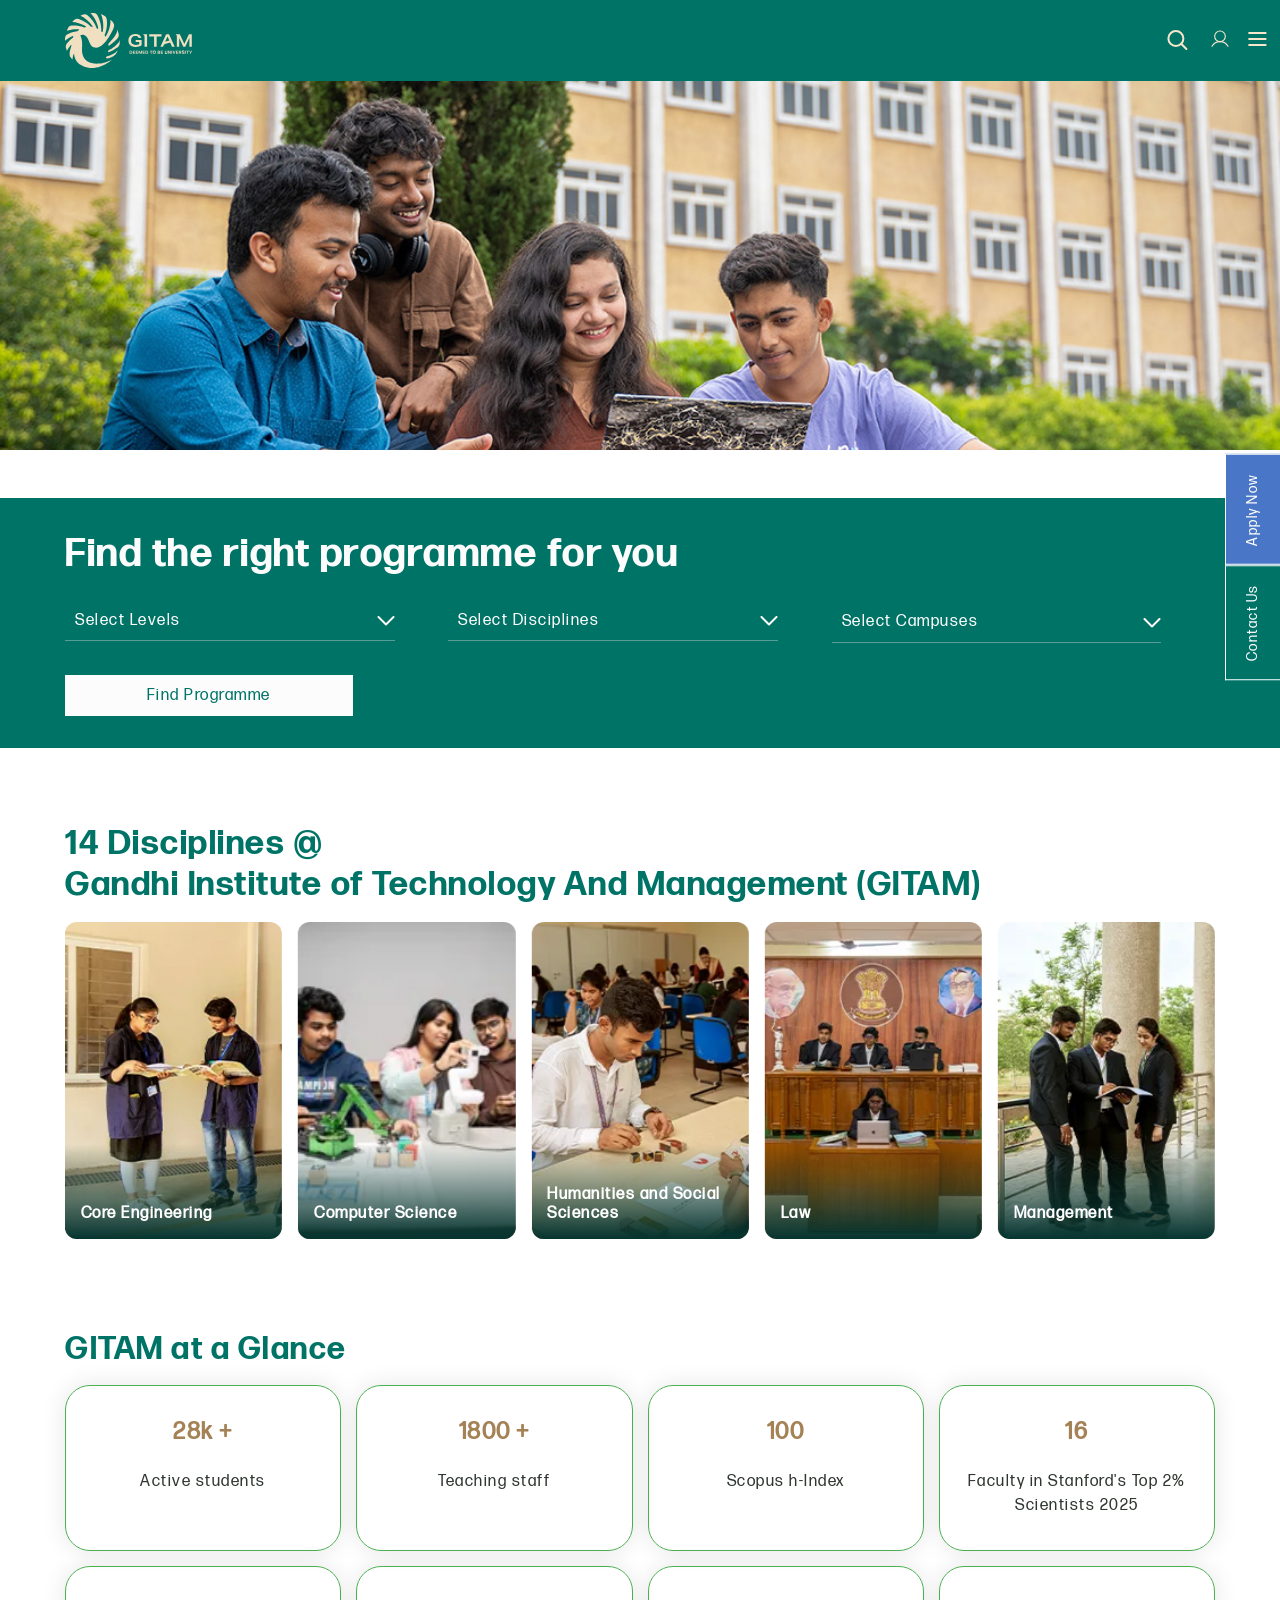
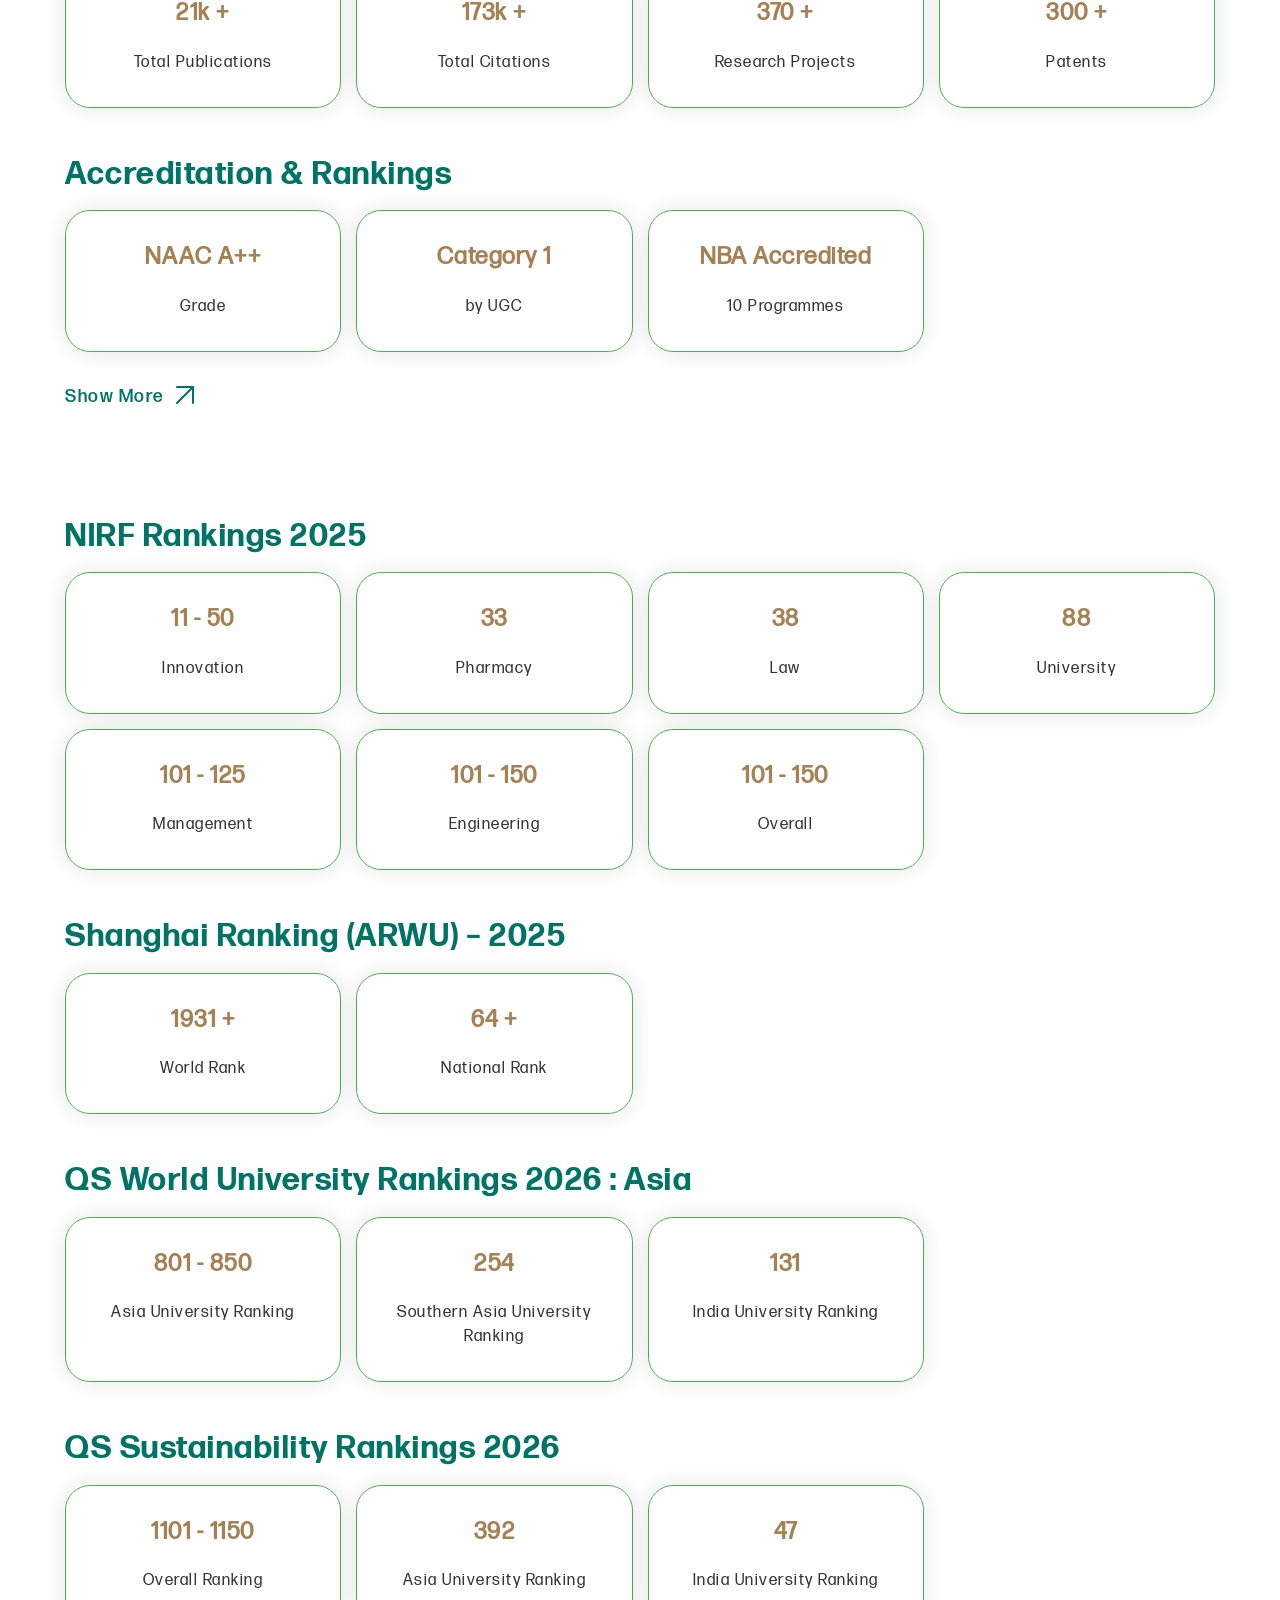
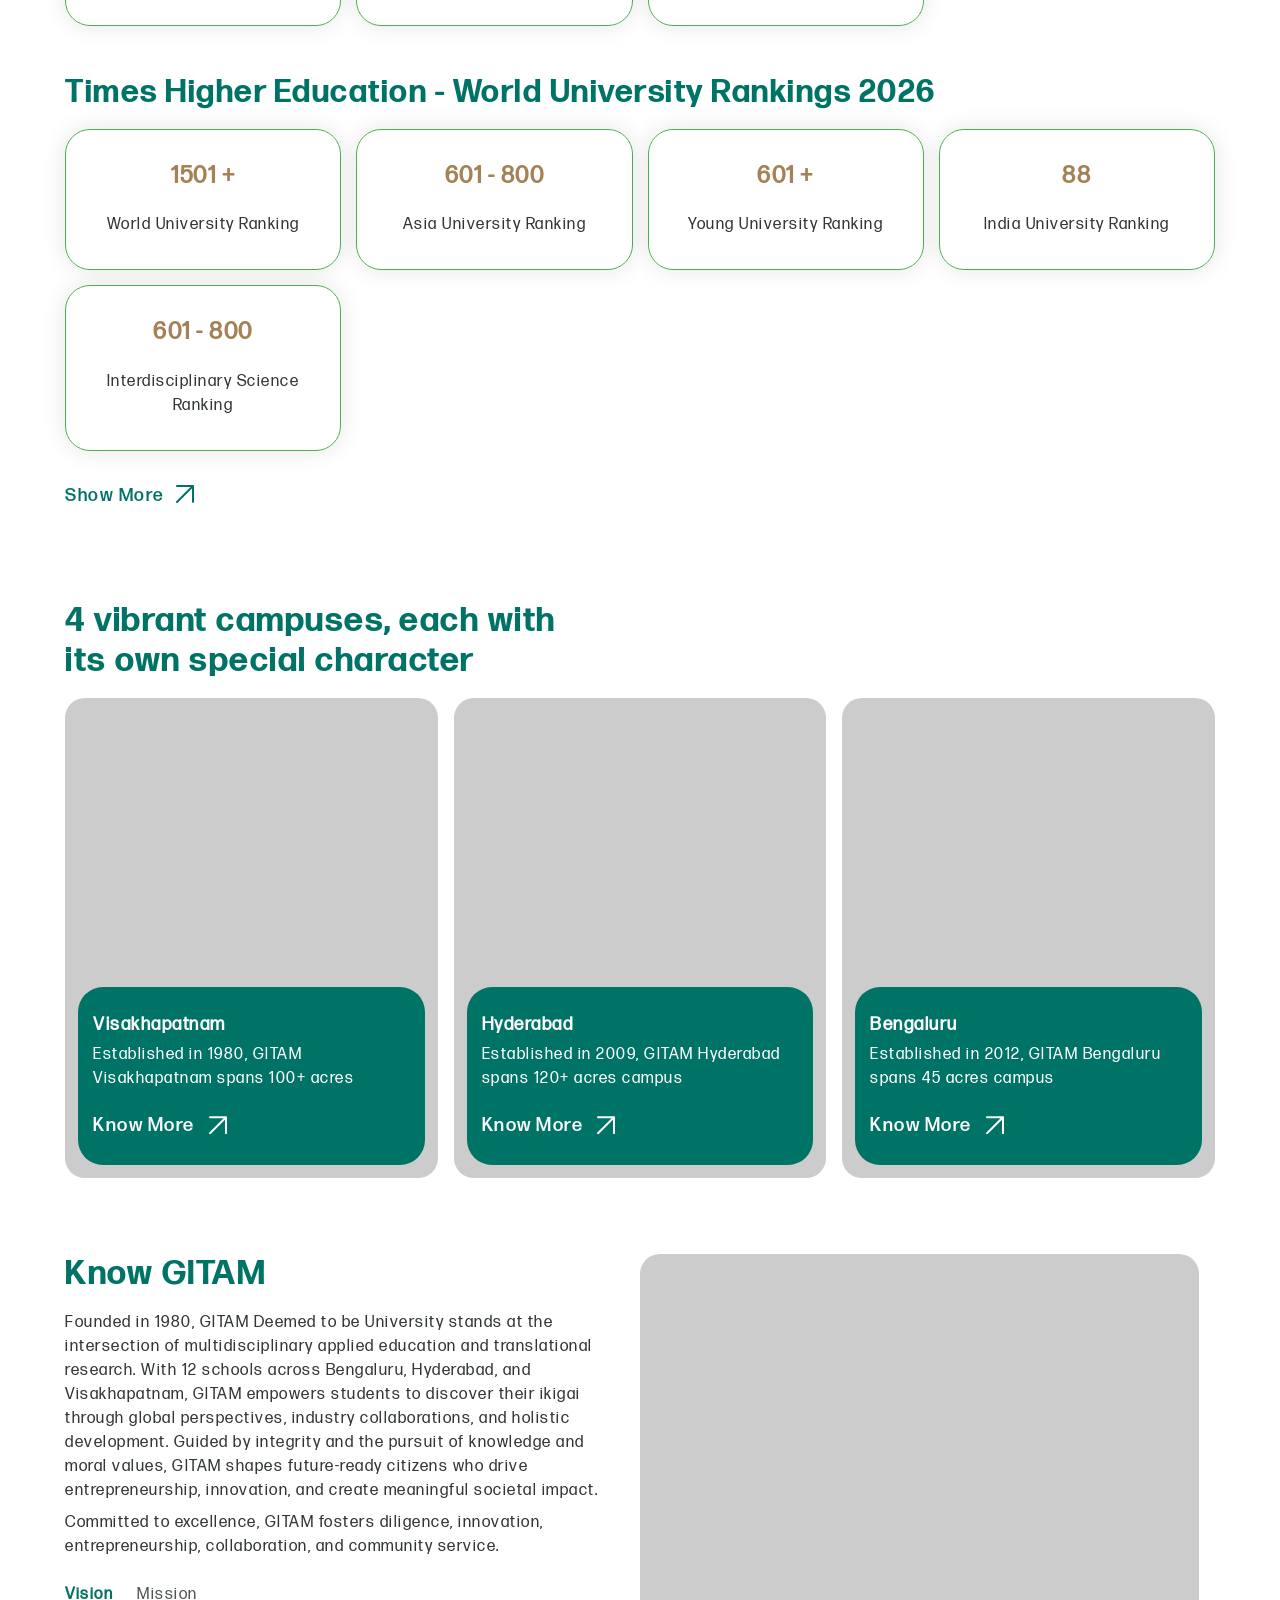
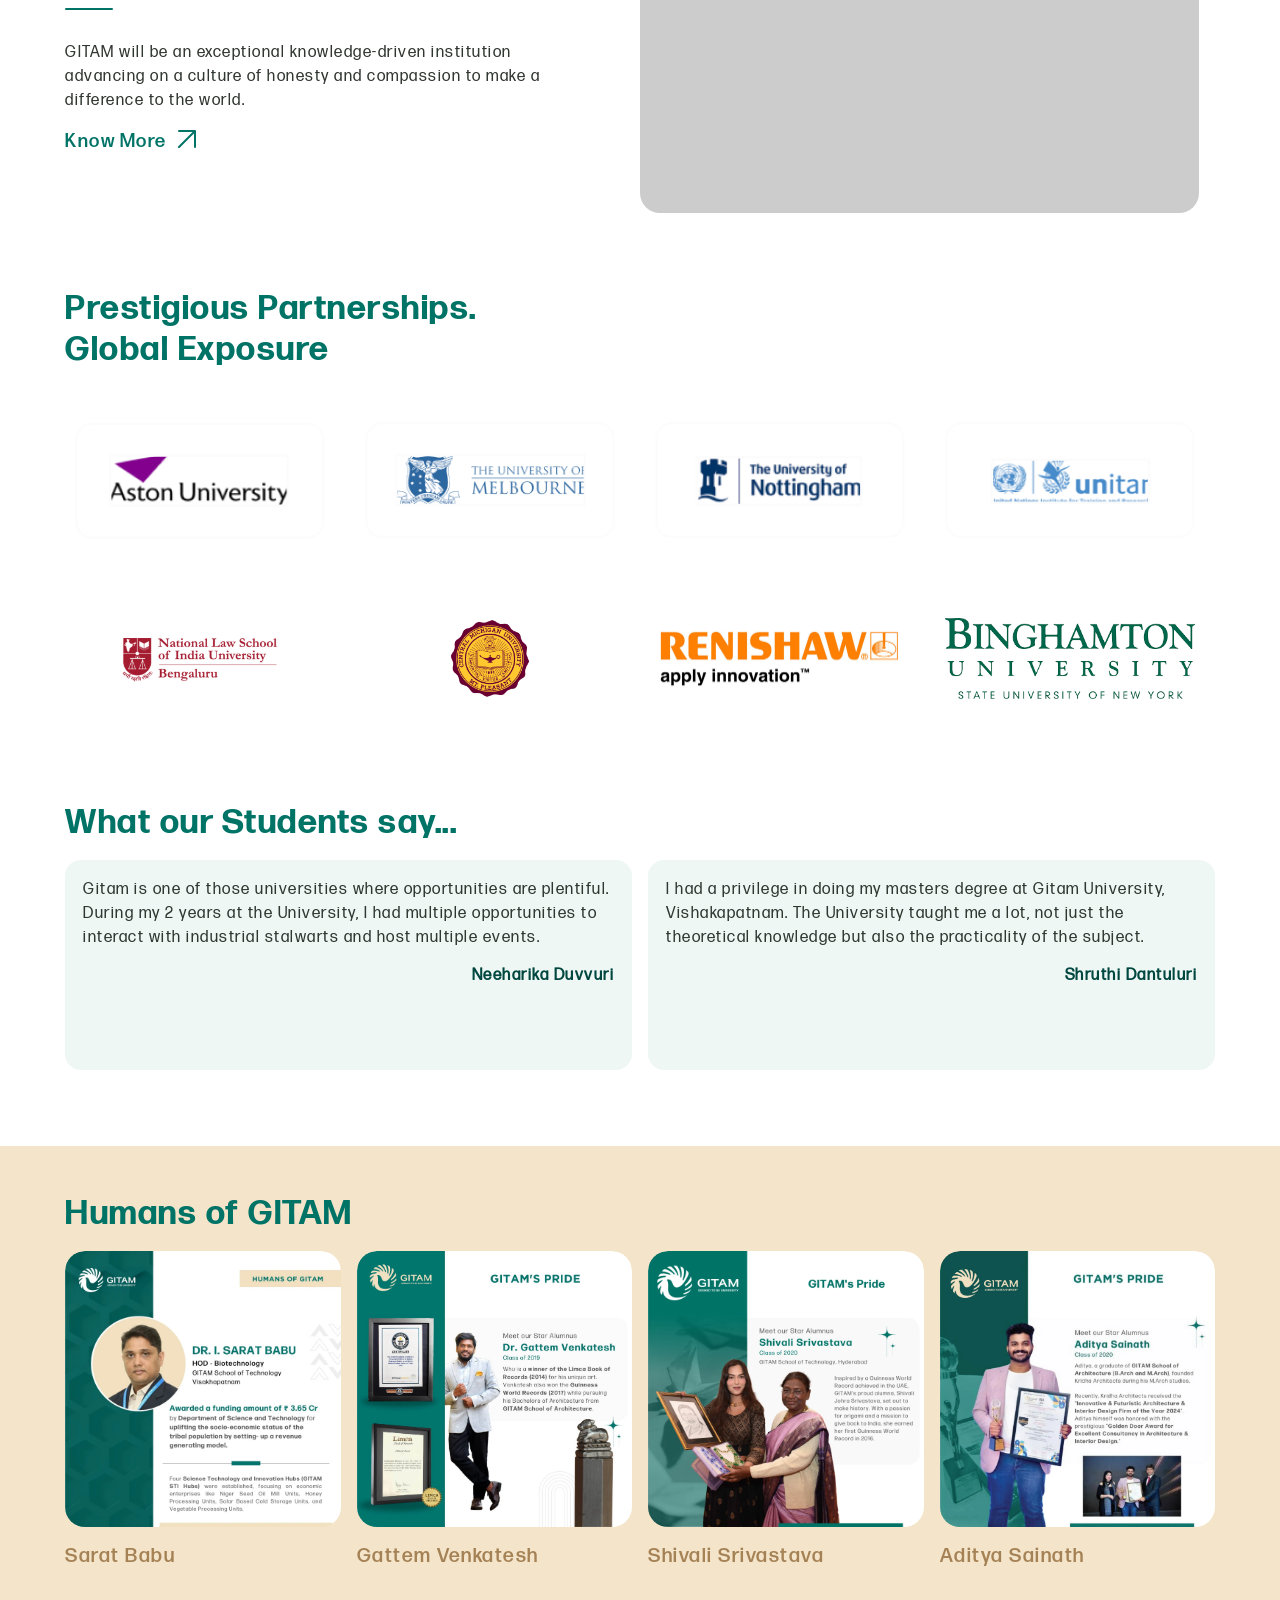
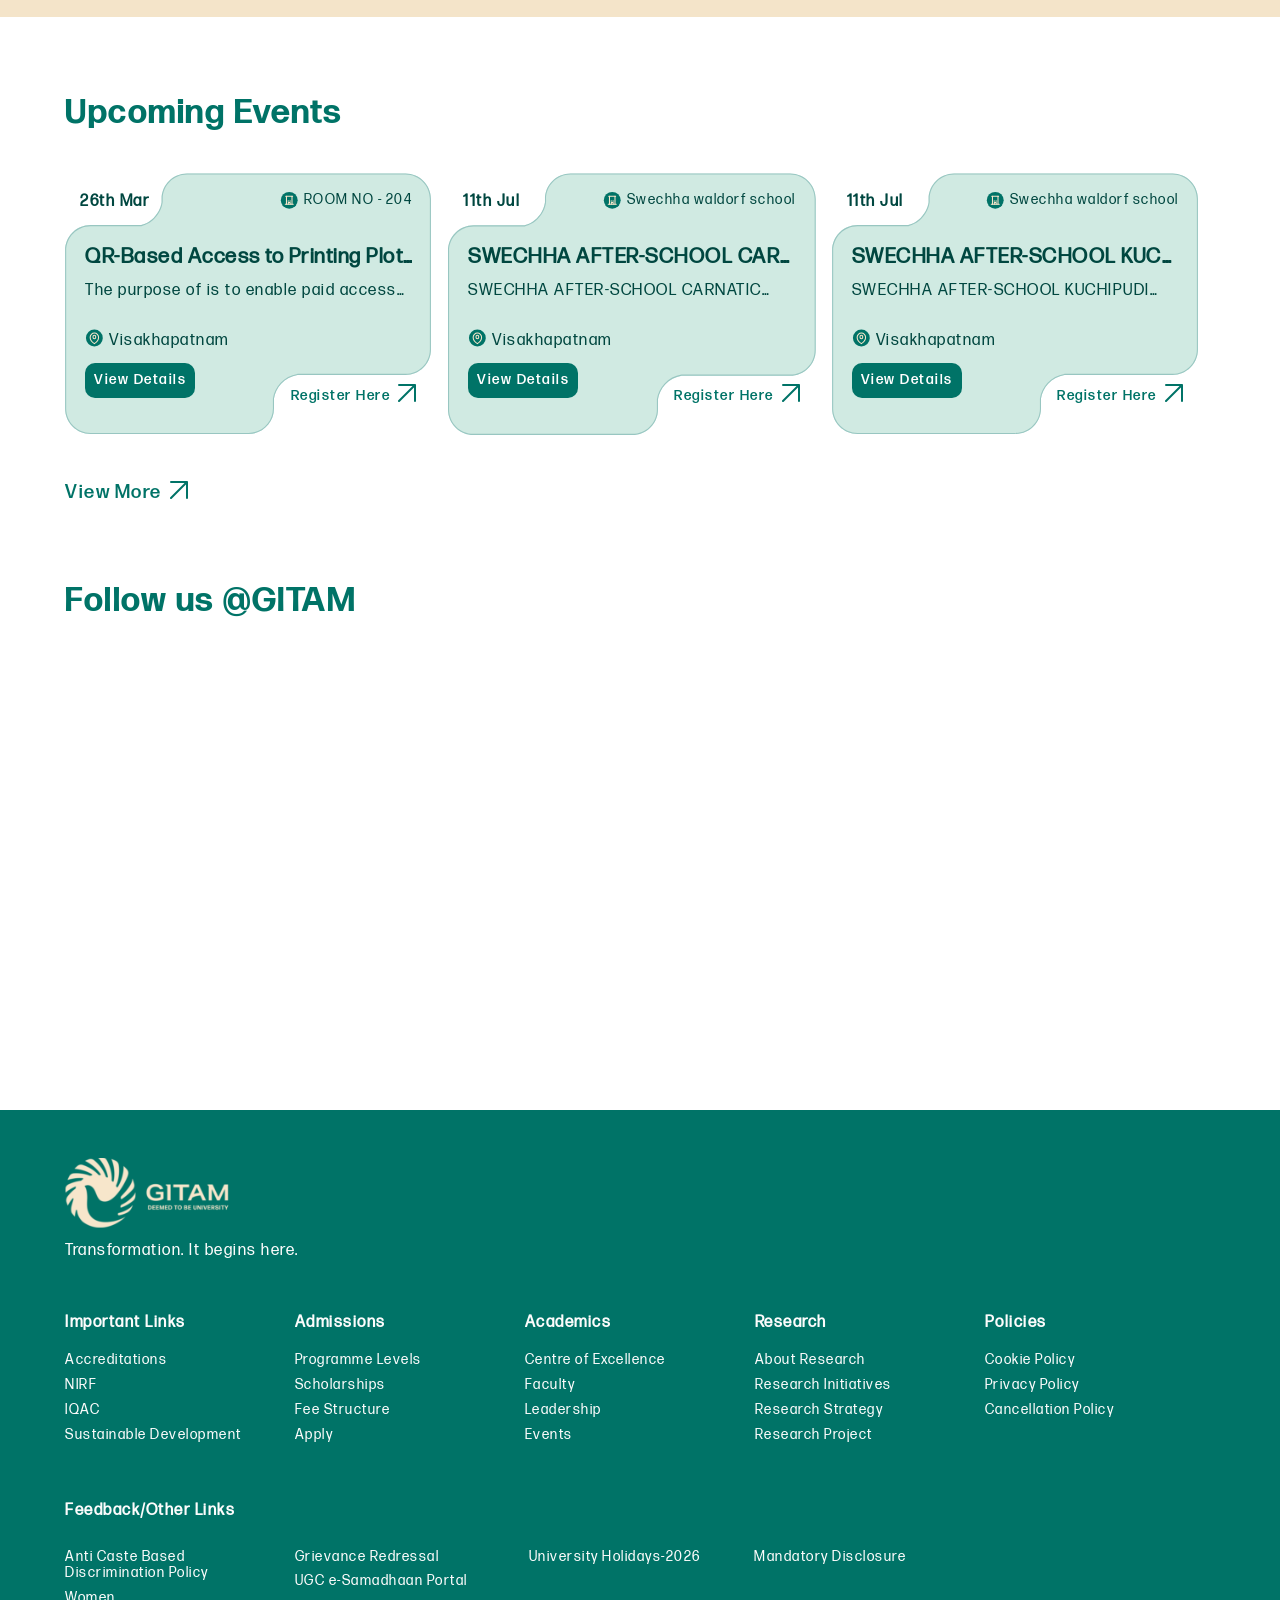
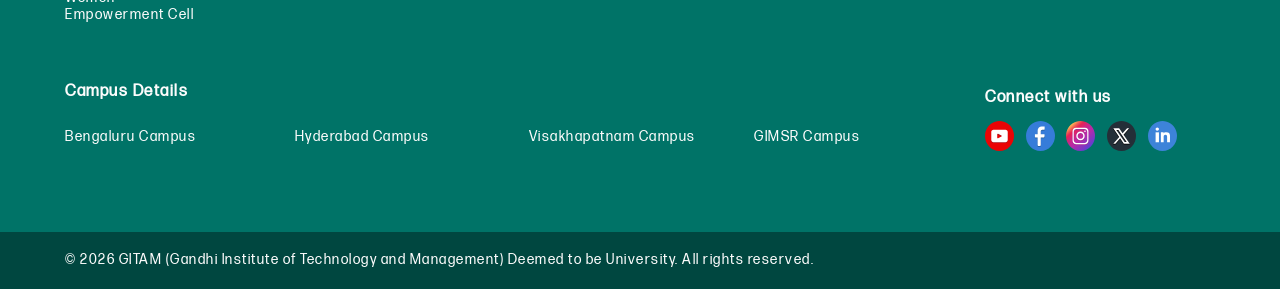
<file: index.html>
<!DOCTYPE html>
<html lang="en" dir="ltr" prefix="og: https://ogp.me/ns#">
  <head>
    <meta charset="utf-8" />
    <meta name="robots" content="noindex, nofollow" />
    <meta name="theme-color" content="#007367">
<style>/* @see https://github.com/aFarkas/lazysizes#broken-image-symbol */.js img.lazyload:not([src]) { visibility: hidden; }/* @see https://github.com/aFarkas/lazysizes#automatically-setting-the-sizes-attribute */.js img.lazyloaded[data-sizes=auto] { display: block; width: 100%; }/* Transition effect. */.js .lazyload, .js .lazyloading { opacity: 0; }.js .lazyloaded { opacity: 1; -webkit-transition: opacity 2000ms; transition: opacity 2000ms; }</style>
<meta name="description" content="GITAM Deemed to be University provides multidisciplinary education with a focus on applied learning, translational research, and holistic student development. Discover our programs in engineering, management, medical sciences, and more. Join a global network of 85,000+ alumni." />
<meta property="og:site_name" content="Gandhi Institute of Technology and Management" />
<meta property="og:title" content="GITAM Deemed to be University | Multidisciplinary Education &amp; Research" />
<meta property="og:description" content="GITAM Deemed to be University provides multidisciplinary education with a focus on applied learning, translational research, and holistic student development. Discover our programs in engineering, management, medical sciences, and more. Join a global network of 85,000+ alumni." />
<meta name="twitter:card" content="summary" />
<meta name="twitter:title" content="GITAM Deemed to be University | Multidisciplinary Education &amp; Research" />
<meta name="twitter:description" content="GITAM Deemed to be University provides multidisciplinary education with a focus on applied learning, translational research, and holistic student development. Discover our programs in engineering, management, medical sciences, and more. Join a global network of 85,000+ alumni." />
<meta name="MobileOptimized" content="width" />
<meta name="HandheldFriendly" content="true" />
<meta name="viewport" content="width=device-width, initial-scale=1.0" />
<link rel="icon" href="themes/gitam/favicon.ico" type="image/vnd.microsoft.icon" />

    <title>GITAM Deemed to be University | Multidisciplinary Education &amp; Research</title>
    <link rel="stylesheet" media="all" href="themes/gitam/assets/css/app_base.min.css" />
<link rel="stylesheet" media="all" href="themes/gitam/assets/css/app.min.css" />
<style>.lazybg { background-image: none !important }</style>

    <link rel="stylesheet" media="all" href="sites/default/files/css/css_OX30RRLU5gwE7jYgCJ45GpTTz7spOX3sjwodpW3MmH0.css" />
    <link rel="stylesheet" media="all" href="assets/css/site.css" />


    
    
    

    
    
<script>
window.addEventListener('DOMContentLoaded', (event) => {
    const lazyImages = document.querySelectorAll('.lazybg');
    const backgroundOptions = {
       threshold: 0,
       rootMargin: "0px 0px 50px 0px"
    };
    const imageObserver = new IntersectionObserver((entries, imageObserver) => {
       entries.forEach(entry => {
           if (entry.isIntersecting) {
               showImageBackground(entry.target);
               imageObserver.unobserve(entry.target);
           }
       });
    }, backgroundOptions);
 
    lazyImages.forEach(image => {
       imageObserver.observe(image);
    });
 
    function showImageBackground(node) {
       node.classList.remove('lazybg');
    }
 });
</script>





<!-- Local Business Schema -->
<script type="application/ld+json">
{
        "@context": "https://schema.org",
        "@type": "CollegeOrUniversity",
        "name": "GITAM Deemed to be University",
        "address": {
                "@type": "PostalAddress",
                "streetAddress": "Gandhi Nagar, Rushikonda",
                "addressLocality": "Visakhapatnam",
                "addressRegion": "Andhra Pradesh",
                "postalCode": "530045"
        },
        "telephone": "089128 40501",
        "url": "https://www.gitam.edu/",
        "paymentAccepted": [ "credit card", "paypal" ],
        "openingHours": "Mo,Tu,We,Th,Fr 08:00-17:00",
        "openingHoursSpecification": [ {
                "@type": "OpeningHoursSpecification",
                "dayOfWeek": [
                        "Monday",
                        "Tuesday",
                        "Wednesday",
                        "Thursday",
                        "Friday"
                ],
                "opens": "08:00",
                "closes": "17:00"
        } ],
        "priceRange":"$$$$"

}
</script>
<!-- Local Business Schema -->
<!--Organization Schema -->
<script type="application/ld+json">
{
  "@context": "https://schema.org",
  "@type": "CollegeOrUniversity",
  "name": "GITAM Deemed to be University",
  "url": "https://www.gitam.edu/",
  "logo": "https://www.gitam.edu/themes/gitam/assets/images/gitam-logo.svg",
  "alternateName": "Gandhi Institute of Technology and Management",
  "sameAs": [
    "https://www.facebook.com/gitamdeemeduniversity",
    "https://x.com/GITAMUniversity",
    "https://www.instagram.com/gitamdeemeduniversity/",
    "https://www.linkedin.com/school/gitam-deemed-university",
    "https://www.youtube.com/gitamdeemeduniversity"
  ]
}
</script>
<!--Organization Schema -->

    
  </head>

  
  <body class="version2 frontpage node--type-main-page">
    
    
      <div class="dialog-off-canvas-main-canvas" data-off-canvas-main-canvas>
    

  <div>
    <header id="header" class="mainheader stickyheader">
<nav class="navbar-top">
    <div class="container">
        <div class="navbar-info"> <span>Information For:</span>
            <ul class="navbar-list">
                                                    <li>
                        <a href="aspiring-students.html" >
                        <!--    -->
                        Aspiring Students</a>
                    </li>
                                    <li>
                        <a href="campus-life.html" >
                        <!--    -->
                        Campus Life</a>
                    </li>
                                    <li>
                        <a href="#"  target="_blank" >
                        <!--    -->
                        Alumni</a>
                    </li>
                                    <li>
                        <a href="about-us.html" >
                        <!--    -->
                        Faculty</a>
                    </li>
                                    <li>
                        <a href="#"  target="_blank" >
                        <!--    -->
                        Entrepreneurship</a>
                    </li>
                                    <li>
                        <a href="contact-us.html" >
                        <!--    -->
                        FAQs</a>
                    </li>
                                    <li>
                        <a href="#"  target="_blank" >
                        <!--    -->
                        Careers</a>
                    </li>
                            </ul>
        </div>
        <div class="navbar-actions">
            <div class="search-bar">
                <div class="popup popupfilter">
                    <a href="javascript:;" class="searchpopup__trigger fpopup" data-popup-id="searchpopup1" aria-haspopup="dialog" ><img width="25" height="24" class="responsive-img" src="themes/gitam/assets/images/search-mobile.svg" alt="Search"></a>

                </div>
                            </div>
            <div class="user-icon">
                <div class="dropdown">
                    <ul class="menu">
                        <li class="menu-item menu-dropdown">
                            <span class="menu-link" data-toggle="submenu"><img class="dropbtn" alt="User Account" src="themes/gitam/assets/images/signon.svg" /><i class="bx bx-chevron-down"></i></span>
                            <ul class="submenu">
                                                                                                    <li class="submenu-item">
                                        <a class="submenu-link" href="#"  target="_blank" >Employee Login</a>
                                    </li>
                                                                    <li class="submenu-item">
                                        <a class="submenu-link" href="#"  target="_blank" >Parent Login</a>
                                    </li>
                                                                    <li class="submenu-item">
                                        <a class="submenu-link" href="#"  target="_blank" >Student Login</a>
                                    </li>
                                                                    <li class="submenu-item">
                                        <a class="submenu-link" href="#"  target="_blank" >Payments</a>
                                    </li>
                                                            </ul>
                        </li>
                    </ul>
                </div>
            </div>
        </div>
    </div>
</nav>
<div class="header">
    <div class="container d-flex">
        <div class="header__logosection">
            <a href="index.html"> <img class="wh-full responsive-img" src="themes/gitam/assets/images/gitam-logo.svg" width="161" height="69" alt="GITAM logo" title="Gitam"> </a>
        </div>
        <div class="header__rightsection">
            <div class="clicksearch-form hide-desktop">
                <a href="javascript:;" class="searchpopup__trigger fpopup" data-popup-id="searchpopup1" aria-haspopup="dialog"><img src="themes/gitam/assets/images/search-mobile.svg" alt="Search"></a>
            </div>
            <div class="user-icon hide-desktop">
                <div class="dropdown"> <img class="dropbtn" src="themes/gitam/assets/images/signon.svg" alt="User">
                    <div class="dropdown-content">
                                                                            <a href="#"  target="_blank" >Employee Login</a>
                                                    <a href="#"  target="_blank" >Parent Login</a>
                                                    <a href="#"  target="_blank" >Student Login</a>
                                                    <a href="#"  target="_blank" >Payments</a>
                                            </div>
                </div>
            </div>
            <div class="menuwrapper"> <!-- Header Menu Button -->
                <div id="mobilegitam" class="mobilegitam mobilegitam-menu"><img alt="Gitam" src="themes/gitam/assets/images/toggler.svg"></div>
                <div id="close-icon" class="close-icon"><img src="themes/gitam/assets/images/close-icon.svg" alt="close"></div> <span class="overlay"></span>
                <nav class="navbar" id="navbar">
                    <ul class="menu " id="menu">
                                                                                                            <li class="menu-item menu-dropdown" parent-toggle="parentmenuclick">
                                    <span class="menu-link" data-toggle="submenu">
                                                                                    About Us<i class="bx bx-chevron-down"></i>
                                                                            </span>
                                    <ul class="submenu">
                                                                                    <li class="submenu-item ">
                                                                                                    <a class="submenu-link" href="about-us.html" > About GITAM  </a>
                                                                                                </li>
                                                                                    <li class="submenu-item submenu-dropdown">
                                                                                                    <span class="submenu-link" data-toggle="innersubmenu"> <a class="submenu-link" href="javascript:;" > Campus Life  </a></span>
                                                    <ul class="innersubmenu">
                                                                                                                <li class="innersubmenu-item">
                                                            <a class="innersubmenu-link" href="campus-life.html" >Bengaluru </a>

                                                        </li>
                                                                                                                <li class="innersubmenu-item">
                                                            <a class="innersubmenu-link" href="campus-life.html" >Visakhapatnam </a>

                                                        </li>
                                                                                                                <li class="innersubmenu-item">
                                                            <a class="innersubmenu-link" href="campus-life.html" >Hyderabad </a>

                                                        </li>
                                                                                                                <li class="innersubmenu-item">
                                                            <a class="innersubmenu-link" href="campus-life.html" >GIMSR </a>

                                                        </li>
                                                                                                            </ul>
                                                                                                </li>
                                                                                    <li class="submenu-item ">
                                                                                                    <a class="submenu-link" href="about-us.html" > Faculty  </a>
                                                                                                </li>
                                                                                    <li class="submenu-item ">
                                                                                                    <a class="submenu-link" href="about-us.html" > Leadership  </a>
                                                                                                </li>
                                                                                    <li class="submenu-item ">
                                                                                                    <a class="submenu-link" href="#"  target="_blank" > Women Empowerment Cell  </a>
                                                                                                </li>
                                                                            </ul>
                                </li>
                                                                                                                <li class="menu-item menu-dropdown" parent-toggle="parentmenuclick">
                                    <span class="menu-link" data-toggle="submenu">
                                                                                    Accreditation<i class="bx bx-chevron-down"></i>
                                                                            </span>
                                    <ul class="submenu">
                                                                                    <li class="submenu-item ">
                                                                                                    <a class="submenu-link" href="#"  target="_blank" > IQAC  </a>
                                                                                                </li>
                                                                                    <li class="submenu-item ">
                                                                                                    <a class="submenu-link" href="about-us.html" > Accreditation &amp; Ranking  </a>
                                                                                                </li>
                                                                                    <li class="submenu-item ">
                                                                                                    <a class="submenu-link" href="#"  target="_blank" > NIRF  </a>
                                                                                                </li>
                                                                                    <li class="submenu-item ">
                                                                                                    <a class="submenu-link" href="about-us.html" > Sustainable Development  </a>
                                                                                                </li>
                                                                                    <li class="submenu-item submenu-dropdown">
                                                                                                    <span class="submenu-link" data-toggle="innersubmenu"> <a class="submenu-link" href="javascript:;" > Policies  </a></span>
                                                    <ul class="innersubmenu">
                                                                                                                <li class="innersubmenu-item">
                                                            <a class="innersubmenu-link" href="#"  target="_blank" >Climate Action </a>

                                                        </li>
                                                                                                                <li class="innersubmenu-item">
                                                            <a class="innersubmenu-link" href="#"  target="_blank" >Sustainable Procurement </a>

                                                        </li>
                                                                                                                <li class="innersubmenu-item">
                                                            <a class="innersubmenu-link" href="#"  target="_blank" >Sustainable Investment </a>

                                                        </li>
                                                                                                                <li class="innersubmenu-item">
                                                            <a class="innersubmenu-link" href="#"  target="_blank" >Net Zero Commitment </a>

                                                        </li>
                                                                                                                <li class="innersubmenu-item">
                                                            <a class="innersubmenu-link" href="#"  target="_blank" >Equality, Diversity and Inclusiveness </a>

                                                        </li>
                                                                                                                <li class="innersubmenu-item">
                                                            <a class="innersubmenu-link" href="#"  target="_blank" >Committee for Differently Abled </a>

                                                        </li>
                                                                                                                <li class="innersubmenu-item">
                                                            <a class="innersubmenu-link" href="#"  target="_blank" >Equal Opportunity Cell </a>

                                                        </li>
                                                                                                            </ul>
                                                                                                </li>
                                                                                    <li class="submenu-item ">
                                                                                                    <a class="submenu-link" href="#"  target="_blank" > Feedback  </a>
                                                                                                </li>
                                                                                    <li class="submenu-item ">
                                                                                                    <a class="submenu-link" href="academics.html" > ITEP (NCTE)  </a>
                                                                                                </li>
                                                                            </ul>
                                </li>
                                                                                                                <li class="menu-item menu-dropdown" parent-toggle="parentmenuclick">
                                    <span class="menu-link" data-toggle="submenu">
                                                                                    Academics<i class="bx bx-chevron-down"></i>
                                                                            </span>
                                    <ul class="submenu">
                                                                                    <li class="submenu-item submenu-dropdown">
                                                                                                    <span class="submenu-link" data-toggle="innersubmenu"> <a class="submenu-link" href="javascript:;" > Bengaluru  </a></span>
                                                    <ul class="innersubmenu">
                                                                                                                <li class="innersubmenu-item">
                                                            <a class="innersubmenu-link" href="academics.html" >Computer Science and Engineering </a>

                                                        </li>
                                                                                                                <li class="innersubmenu-item">
                                                            <a class="innersubmenu-link" href="academics.html" >Core Engineering </a>

                                                        </li>
                                                                                                                <li class="innersubmenu-item">
                                                            <a class="innersubmenu-link" href="academics.html" >Humanities and Social Sciences </a>

                                                        </li>
                                                                                                                <li class="innersubmenu-item">
                                                            <a class="innersubmenu-link" href="academics.html" >Management </a>

                                                        </li>
                                                                                                                <li class="innersubmenu-item">
                                                            <a class="innersubmenu-link" href="academics.html" >Science </a>

                                                        </li>
                                                                                                            </ul>
                                                                                                </li>
                                                                                    <li class="submenu-item submenu-dropdown">
                                                                                                    <span class="submenu-link" data-toggle="innersubmenu"> <a class="submenu-link" href="javascript:;" > Hyderabad  </a></span>
                                                    <ul class="innersubmenu">
                                                                                                                <li class="innersubmenu-item">
                                                            <a class="innersubmenu-link" href="academics.html" >Architecture </a>

                                                        </li>
                                                                                                                <li class="innersubmenu-item">
                                                            <a class="innersubmenu-link" href="academics.html" >Computer Science and Engineering </a>

                                                        </li>
                                                                                                                <li class="innersubmenu-item">
                                                            <a class="innersubmenu-link" href="academics.html" >Core Engineering </a>

                                                        </li>
                                                                                                                <li class="innersubmenu-item">
                                                            <a class="innersubmenu-link" href="academics.html" >Education </a>

                                                        </li>
                                                                                                                <li class="innersubmenu-item">
                                                            <a class="innersubmenu-link" href="academics.html" >Humanities and Social Sciences </a>

                                                        </li>
                                                                                                                <li class="innersubmenu-item">
                                                            <a class="innersubmenu-link" href="academics.html" >Management </a>

                                                        </li>
                                                                                                                <li class="innersubmenu-item">
                                                            <a class="innersubmenu-link" href="academics.html" >Pharmacy </a>

                                                        </li>
                                                                                                                <li class="innersubmenu-item">
                                                            <a class="innersubmenu-link" href="#"  target="_blank" >Public Policy </a>

                                                        </li>
                                                                                                                <li class="innersubmenu-item">
                                                            <a class="innersubmenu-link" href="academics.html" >Science </a>

                                                        </li>
                                                                                                            </ul>
                                                                                                </li>
                                                                                    <li class="submenu-item submenu-dropdown">
                                                                                                    <span class="submenu-link" data-toggle="innersubmenu"> <a class="submenu-link" href="javascript:;" > Visakhapatnam  </a></span>
                                                    <ul class="innersubmenu">
                                                                                                                <li class="innersubmenu-item">
                                                            <a class="innersubmenu-link" href="academics.html" >Architecture </a>

                                                        </li>
                                                                                                                <li class="innersubmenu-item">
                                                            <a class="innersubmenu-link" href="academics.html" >Computer Science and Engineering </a>

                                                        </li>
                                                                                                                <li class="innersubmenu-item">
                                                            <a class="innersubmenu-link" href="academics.html" >Core Engineering </a>

                                                        </li>
                                                                                                                <li class="innersubmenu-item">
                                                            <a class="innersubmenu-link" href="academics.html" >Humanities and Social Sciences </a>

                                                        </li>
                                                                                                                <li class="innersubmenu-item">
                                                            <a class="innersubmenu-link" href="academics.html" >Law </a>

                                                        </li>
                                                                                                                <li class="innersubmenu-item">
                                                            <a class="innersubmenu-link" href="academics.html" >Management </a>

                                                        </li>
                                                                                                                <li class="innersubmenu-item">
                                                            <a class="innersubmenu-link" href="academics.html" >Pharmacy </a>

                                                        </li>
                                                                                                                <li class="innersubmenu-item">
                                                            <a class="innersubmenu-link" href="academics.html" >Science </a>

                                                        </li>
                                                                                                            </ul>
                                                                                                </li>
                                                                                    <li class="submenu-item submenu-dropdown">
                                                                                                    <span class="submenu-link" data-toggle="innersubmenu"> <a class="submenu-link" href="academics.html" > GIMSR  </a></span>
                                                    <ul class="innersubmenu">
                                                                                                                <li class="innersubmenu-item">
                                                            <a class="innersubmenu-link" href="academics.html" >Medicine </a>

                                                        </li>
                                                                                                                <li class="innersubmenu-item">
                                                            <a class="innersubmenu-link" href="academics.html" >Nursing </a>

                                                        </li>
                                                                                                                <li class="innersubmenu-item">
                                                            <a class="innersubmenu-link" href="academics.html" >Allied and Healthcare Professions </a>

                                                        </li>
                                                                                                                <li class="innersubmenu-item">
                                                            <a class="innersubmenu-link" href="academics.html" >Physiotherapy </a>

                                                        </li>
                                                                                                            </ul>
                                                                                                </li>
                                                                                    <li class="submenu-item submenu-dropdown">
                                                                                                    <span class="submenu-link" data-toggle="innersubmenu"> <a class="submenu-link" href="javascript:;" > Evaluation  </a></span>
                                                    <ul class="innersubmenu">
                                                                                                                <li class="innersubmenu-item">
                                                            <a class="innersubmenu-link" href="#"  target="_blank" >Results </a>

                                                        </li>
                                                                                                                <li class="innersubmenu-item">
                                                            <a class="innersubmenu-link" href="academics.html" >Applications &amp; Fee Structure </a>

                                                        </li>
                                                                                                                <li class="innersubmenu-item">
                                                            <a class="innersubmenu-link" href="#"  target="_blank" >Apply for Certificates </a>

                                                        </li>
                                                                                                                <li class="innersubmenu-item">
                                                            <a class="innersubmenu-link" href="#"  target="_blank" >Apply for Examinations </a>

                                                        </li>
                                                                                                                <li class="innersubmenu-item">
                                                            <a class="innersubmenu-link" href="academics.html" >Annual Reports </a>

                                                        </li>
                                                                                                                <li class="innersubmenu-item">
                                                            <a class="innersubmenu-link" href="#"  target="_blank" >CGPA to Percentage Conversion Certificate </a>

                                                        </li>
                                                                                                                <li class="innersubmenu-item">
                                                            <a class="innersubmenu-link" href="academics.html" >Evaluation Contact </a>

                                                        </li>
                                                                                                                <li class="innersubmenu-item">
                                                            <a class="innersubmenu-link" href="academics.html" >Redressal of Grievances </a>

                                                        </li>
                                                                                                                <li class="innersubmenu-item">
                                                            <a class="innersubmenu-link" href="academics.html" >Evaluation Norms </a>

                                                        </li>
                                                                                                                <li class="innersubmenu-item">
                                                            <a class="innersubmenu-link" href="#"  target="_blank" >Examination Notifications </a>

                                                        </li>
                                                                                                                <li class="innersubmenu-item">
                                                            <a class="innersubmenu-link" href="#"  target="_blank" >Examination Time Tables </a>

                                                        </li>
                                                                                                                <li class="innersubmenu-item">
                                                            <a class="innersubmenu-link" href="#"  target="_blank" >Hall Ticket </a>

                                                        </li>
                                                                                                                <li class="innersubmenu-item">
                                                            <a class="innersubmenu-link" href="academics.html" >Instructions To Apply For Examination And Certificates </a>

                                                        </li>
                                                                                                                <li class="innersubmenu-item">
                                                            <a class="innersubmenu-link" href="academics.html" >National Academic Depository(NAD) &amp; Academic Bank of Credits(ABC) </a>

                                                        </li>
                                                                                                                <li class="innersubmenu-item">
                                                            <a class="innersubmenu-link" href="academics.html" >Recent Updates in Regulations </a>

                                                        </li>
                                                                                                                <li class="innersubmenu-item">
                                                            <a class="innersubmenu-link" href="#"  target="_blank" >Request for Credential/Academic Verification </a>

                                                        </li>
                                                                                                            </ul>
                                                                                                </li>
                                                                                    <li class="submenu-item ">
                                                                                                    <a class="submenu-link" href="academics.html" > Liberal Education  </a>
                                                                                                </li>
                                                                                    <li class="submenu-item ">
                                                                                                    <a class="submenu-link" href="academics.html" > Performing Arts  </a>
                                                                                                </li>
                                                                                    <li class="submenu-item ">
                                                                                                    <a class="submenu-link" href="academics.html" > Blended Learning  </a>
                                                                                                </li>
                                                                                    <li class="submenu-item ">
                                                                                                    <a class="submenu-link" href="academics.html" > Curriculum and Syllabus  </a>
                                                                                                </li>
                                                                                    <li class="submenu-item ">
                                                                                                    <a class="submenu-link" href="#"  target="_blank" > Library  </a>
                                                                                                </li>
                                                                                    <li class="submenu-item ">
                                                                                                    <a class="submenu-link" href="academics.html" > Young Entrepreneurs Programme  </a>
                                                                                                </li>
                                                                                    <li class="submenu-item ">
                                                                                                    <a class="submenu-link" href="academics.html"  target="_blank" > Academic Calendar  </a>
                                                                                                </li>
                                                                                    <li class="submenu-item ">
                                                                                                    <a class="submenu-link" href="academics.html"  target="_blank" > Academic Policies  </a>
                                                                                                </li>
                                                                                    <li class="submenu-item ">
                                                                                                    <a class="submenu-link" href="academics.html"  target="_blank" > Academic Regulations  </a>
                                                                                                </li>
                                                                            </ul>
                                </li>
                                                                                                                <li class="menu-item menu-dropdown" parent-toggle="parentmenuclick">
                                    <span class="menu-link" data-toggle="submenu">
                                                                                    Research<i class="bx bx-chevron-down"></i>
                                                                            </span>
                                    <ul class="submenu">
                                                                                    <li class="submenu-item ">
                                                                                                    <a class="submenu-link" href="research.html" > About  </a>
                                                                                                </li>
                                                                                    <li class="submenu-item ">
                                                                                                    <a class="submenu-link" href="research.html" > Strategy  </a>
                                                                                                </li>
                                                                                    <li class="submenu-item submenu-dropdown">
                                                                                                    <span class="submenu-link" data-toggle="innersubmenu"> <a class="submenu-link" href="research.html" > Research Initiatives  </a></span>
                                                    <ul class="innersubmenu">
                                                                                                                <li class="innersubmenu-item">
                                                            <a class="innersubmenu-link" href="#"  target="_blank" >Research &amp; Mentoring Program </a>

                                                        </li>
                                                                                                            </ul>
                                                                                                </li>
                                                                                    <li class="submenu-item ">
                                                                                                    <a class="submenu-link" href="research.html" > Research Policies  </a>
                                                                                                </li>
                                                                                    <li class="submenu-item ">
                                                                                                    <a class="submenu-link" href="research.html" > Centers of Excellence  </a>
                                                                                                </li>
                                                                                    <li class="submenu-item ">
                                                                                                    <a class="submenu-link" href="research.html" > DBT Funded Projects  </a>
                                                                                                </li>
                                                                                    <li class="submenu-item ">
                                                                                                    <a class="submenu-link" href="research.html" > Patents  </a>
                                                                                                </li>
                                                                                    <li class="submenu-item ">
                                                                                                    <a class="submenu-link" href="research.html" > Publications  </a>
                                                                                                </li>
                                                                                    <li class="submenu-item ">
                                                                                                    <a class="submenu-link" href="research.html" > MURTI  </a>
                                                                                                </li>
                                                                                    <li class="submenu-item ">
                                                                                                    <a class="submenu-link" href="#"  target="_blank" > I-STEM Equipment  </a>
                                                                                                </li>
                                                                                    <li class="submenu-item ">
                                                                                                    <a class="submenu-link" href="#"  target="_blank" > G-TEC  </a>
                                                                                                </li>
                                                                                    <li class="submenu-item ">
                                                                                                    <a class="submenu-link" href="research.html" > Ph.D. Programmes  </a>
                                                                                                </li>
                                                                            </ul>
                                </li>
                                                                                                                <li class="menu-item menu-dropdown" parent-toggle="parentmenuclick">
                                    <span class="menu-link" data-toggle="submenu">
                                                                                    Fee &amp; Scholarships<i class="bx bx-chevron-down"></i>
                                                                            </span>
                                    <ul class="submenu">
                                                                                    <li class="submenu-item ">
                                                                                                    <a class="submenu-link" href="fee-scholarships.html" > Scholarships  </a>
                                                                                                </li>
                                                                                    <li class="submenu-item ">
                                                                                                    <a class="submenu-link" href="fee-scholarships.html" > Fee Structure  </a>
                                                                                                </li>
                                                                                    <li class="submenu-item ">
                                                                                                    <a class="submenu-link" href="fee-scholarships.html" > Education Loan  </a>
                                                                                                </li>
                                                                                    <li class="submenu-item ">
                                                                                                    <a class="submenu-link" href="#"  target="_blank" > Pay Fee  </a>
                                                                                                </li>
                                                                            </ul>
                                </li>
                                                                                                                <li class="menu-item menu-dropdown" parent-toggle="parentmenuclick">
                                    <span class="menu-link" data-toggle="submenu">
                                                                                    Career Guidance<i class="bx bx-chevron-down"></i>
                                                                            </span>
                                    <ul class="submenu">
                                                                                    <li class="submenu-item ">
                                                                                                    <a class="submenu-link" href="career-guidance.html" > GITAM Career Guidance Centre (GCGC)  </a>
                                                                                                </li>
                                                                            </ul>
                                </li>
                                                                                                                <li class="menu-item menu-dropdown" parent-toggle="parentmenuclick">
                                    <span class="menu-link" data-toggle="submenu">
                                                                                    Events<i class="bx bx-chevron-down"></i>
                                                                            </span>
                                    <ul class="submenu">
                                                                                    <li class="submenu-item ">
                                                                                                    <a class="submenu-link" href="campus-life.html" > Events  </a>
                                                                                                </li>
                                                                                    <li class="submenu-item ">
                                                                                                    <a class="submenu-link" href="campus-life.html" > Changemakers  </a>
                                                                                                </li>
                                                                            </ul>
                                </li>
                                                                        </ul>
                    <ul class="navbar-list visibilityshowhide">
                                                                            <li>
                                <a href="aspiring-students.html" >
                                Aspiring Students</a>
                            </li>
                                                    <li>
                                <a href="campus-life.html" >
                                Campus Life</a>
                            </li>
                                                    <li>
                                <a href="#"  target="_blank" >
                                Alumni</a>
                            </li>
                                                    <li>
                                <a href="about-us.html" >
                                Faculty</a>
                            </li>
                                                    <li>
                                <a href="#"  target="_blank" >
                                Entrepreneurship</a>
                            </li>
                                                    <li>
                                <a href="contact-us.html" >
                                FAQs</a>
                            </li>
                                                    <li>
                                <a href="#"  target="_blank" >
                                Careers</a>
                            </li>
                                            </ul>
                </nav>
            </div>
        </div>
    </div>
</div>
</header>


  </div>


          <div>
    <div data-drupal-messages-fallback class="hidden"></div>

<div id="block-gitam-content" data-block-plugin-id="system_main_block">
  
    
  
        
        <div class="content block-content">
      
<article>

  
    

        
  <div>
    <div  class="_none"><div  class="w-100">  
  <div  class="layout row layout-builder__layout">
    
                        <div  class="col-lg-12 col-md-12 col-12">
          <div data-block-plugin-id="inline_block:inline_image_collection">
  
    
            <div  class="content block-content" >
            <section class="banner">
                <div class="banner__herobannerslider">
                    <div class="swiper-wrapper">
                                                                                                                                                                                                                                                                                                                                                                                                                                                                                                                                                                                                                                                                                                                                                                                                                                                                                                                                                                                                                                                                                                            <div class="swiper-slide">
                                        <div class="banner__desktop">
                                            <img src="sites/default/files/banners/know-gitam_0.jpg" class="changemaker_video1 w-100" alt="GITAM campus">
                                            <!-- <div class="video-content">
                                                <p>Admissions Open 2025</p>
                                                <a href="#" title="Apply Now">Apply Now</a>
                                            </div> -->
                                        </div>
                                        <div class="banner__mobile">
                                            <img src="sites/default/files/banners/know-gitam_0.jpg" class="changemaker_video1 w-100" alt="GITAM campus">
                                        </div>
                                    </div>
                                                                                                                                                                                                                </div>
                    <!-- <div class="swiper-pagination"></div> -->
                </div>
            </section>
        </div>
    </div>



        </div>
                                                                                                                                                                                              
  </div>

</div></div><div  class="section mt-2 mt-lg-5 pt-0 hide-error _none"><div  class="w-100">  
  <div  class="layout row layout-builder__layout">
    
                        <div  class="col-lg-12 col-md-12 col-12">
          
<div class="new-course-finder _none" data-drupal-selector="new-course-finder" data-block-plugin-id="new_course_finder">
  
    
  
        
        <div class="content block-content">
      <div id="course-finder-ajax-wrapper"><section id="find-programme" class="find-programme hpg-findprograme text-left">
    <div class="container">
        <h2>Find the right programme for you</h2>
        <div class="course-finder-ajax-inner">
        <form onsubmit="return false;"    id="new-course-finder" accept-charset="UTF-8">

            

            <div class="row">
                <div class="selectbox-container">
                    <div class="col-12 col-sm-6 col-md-4 mb-3 mb-md-0">
                        <div class="select-box">
                            <div class="select_wrap">
                             
                                  <div class="js-form-item form-item form-type-select js-form-type-select form-item-field-course-level js-form-item-field-course-level form-no-label">
        <select class="form-select required" data-drupal-selector="edit-field-course-level" id="edit-field-course-level" name="field_course_level" required="required" aria-required="true"><option value="" selected="selected">Select Levels</option><option value="ug">Undergraduate</option><option value="pg">Postgraduate</option><option value="phd">Ph.D.</option></select>
        </div>

                            </div>
                        </div>
                    </div>
                    <div class="col-12 col-sm-6 col-md-4 mb-3 mb-md-0">
                        <div class="select-box">
                            <div class="select_wrap">
                                <div class="js-form-item form-item form-type-select js-form-type-select form-item-field-discipline js-form-item-field-discipline form-no-label">
        <select class="arr-disciplines form-select required" data-drupal-selector="edit-field-discipline" id="edit-field-discipline" name="field_discipline" required="required" aria-required="true"><option value="" selected="selected">Select Disciplines</option><option value="24">Allied and Healthcare Professions</option><option value="17">Architecture</option><option value="20">Computer Science</option><option value="259">Core Engineering</option><option value="240">Education</option><option value="170">Humanities</option><option value="19">Humanities and Social Sciences</option><option value="21">Law</option><option value="18">Management</option><option value="22">Medicine</option><option value="23">Nursing</option><option value="25">Pharmacy</option><option value="26">Physiotherapy</option><option value="27">Public Policy</option><option value="28">Science</option></select>
        </div>

                            </div>
                        </div>
                    </div>
                    <div class="col-12 col-sm-6 col-md-4 mb-3 mb-md-0">
                        <div class="select-box">
                            <div class="select_wrap">
                                 <div class="js-form-item form-item form-type-campus-picker js-form-type-campus-picker form-item-field-campuses js-form-item-field-campuses form-no-label">
        <input class="campus-picker-placeholder" data-field-name="field_campuses" data-drupal-selector="edit-campus-items" type="hidden" name="__campus_placeholder__" value="" />
<div class="campus-picker-wrapper" data-field-name="field_campuses" data-required="true"><button type="button" class="campus-picker-trigger"><span class="trigger-label">Select Campuses</span><span class="trigger-arrow"></span></button><div class="campus-picker-dropdown" hidden><div class="picker-header"><span class="picker-count"></span><button type="button" class="picker-clear">Clear All</button></div><div class="picker-tags"><button type="button" class="campus-tag" data-value="3">Bengaluru</button><button type="button" class="campus-tag" data-value="1">Hyderabad</button><button type="button" class="campus-tag" data-value="2">Visakhapatnam</button><button type="button" class="campus-tag" data-value="4">GIMSR</button></div></div></div>
        </div>

                            </div>
                        </div>
                    </div>
                </div>
                <div class="col-12 col-sm-6 col-md-3">
                    <input class="btn btn-light w-100 button js-form-submit form-submit" data-drupal-selector="edit-submit" type="submit" id="edit-submit" name="op" value="Find Programme" />


                </div>
            </div>
        </form>
        </div>
    </div>
</section>
</div>
    </div>
  </div>

        </div>
                                                                                                                                                                                              
  </div>

</div></div><div  class="section font-20 _none"><div  class="w-100">  
  <div  class="layout row layout-builder__layout">
    
                        <div  class="col-12">
          <div class="_none" data-block-plugin-id="inline_block:inline_card">
  
    
      <section class="multi-slider">
        <div class="container">
            <h2>14 Disciplines @ <br>Gandhi Institute of Technology And Management (GITAM)</h2>
            
        </div>
        <div class="container threeslider__inner-container">
            <div class="disciplines-slider threeslider__xhiden">
                <div class="swiper-wrapper">
                                                                                                                                                                                                                                                                                                                                                                                                                                                                                                                                                                                                                                                                                                                                                                                                                                                        
                        <div class="multi-slider__slide swiper-slide">
                            <div class="course-card">
                                                                <a href="academics.html">
                                    <img loading="lazy" src="sites/default/files/styles/webp/public/card_images/Architecture.png.webp" width="178" height="260" class="course-card__image responsive-img" alt="Architecture">
                                    <div class="bg-overlay"></div>
                                    <div class="course-card__content">
                                        <p class="course-card__courses"></p>
                                        <h3 class="course-card__title">Architecture</h3>
                                    </div>
                                </a>
                                                            </div>
                        </div>
                                                                                                                                                                                            
                        <div class="multi-slider__slide swiper-slide">
                            <div class="course-card">
                                                                <a href="academics.html">
                                    <img loading="lazy" src="sites/default/files/styles/webp/public/card_images/Engineering.png.webp" width="178" height="260" class="course-card__image responsive-img" alt="Core Engineering">
                                    <div class="bg-overlay"></div>
                                    <div class="course-card__content">
                                        <p class="course-card__courses"></p>
                                        <h3 class="course-card__title">Core Engineering</h3>
                                    </div>
                                </a>
                                                            </div>
                        </div>
                                                                                                                                                                                            
                        <div class="multi-slider__slide swiper-slide">
                            <div class="course-card">
                                                                <a href="academics.html">
                                    <img loading="lazy" src="sites/default/files/styles/webp/public/card_images/GST_0.jpg.webp" width="178" height="260" class="course-card__image responsive-img" alt="Computer Science">
                                    <div class="bg-overlay"></div>
                                    <div class="course-card__content">
                                        <p class="course-card__courses"></p>
                                        <h3 class="course-card__title">Computer Science</h3>
                                    </div>
                                </a>
                                                            </div>
                        </div>
                                                                                                                                                                                            
                        <div class="multi-slider__slide swiper-slide">
                            <div class="course-card">
                                                                <a href="academics.html">
                                    <img loading="lazy" src="sites/default/files/styles/webp/public/card_images/Humanities.png.webp" width="178" height="260" class="course-card__image responsive-img" alt="Humanities and Social Sciences">
                                    <div class="bg-overlay"></div>
                                    <div class="course-card__content">
                                        <p class="course-card__courses"></p>
                                        <h3 class="course-card__title">Humanities and Social Sciences</h3>
                                    </div>
                                </a>
                                                            </div>
                        </div>
                                                                                                                                                                                            
                        <div class="multi-slider__slide swiper-slide">
                            <div class="course-card">
                                                                <a href="academics.html">
                                    <img loading="lazy" src="sites/default/files/styles/webp/public/card_images/Law.png.webp" width="178" height="260" class="course-card__image responsive-img" alt="Law">
                                    <div class="bg-overlay"></div>
                                    <div class="course-card__content">
                                        <p class="course-card__courses"></p>
                                        <h3 class="course-card__title">Law</h3>
                                    </div>
                                </a>
                                                            </div>
                        </div>
                                                                                                                                                                                            
                        <div class="multi-slider__slide swiper-slide">
                            <div class="course-card">
                                                                <a href="academics.html">
                                    <img loading="lazy" src="sites/default/files/styles/webp/public/card_images/Management.png.webp" width="178" height="260" class="course-card__image responsive-img" alt="Management">
                                    <div class="bg-overlay"></div>
                                    <div class="course-card__content">
                                        <p class="course-card__courses"></p>
                                        <h3 class="course-card__title">Management</h3>
                                    </div>
                                </a>
                                                            </div>
                        </div>
                                                                                                                                                                                            
                        <div class="multi-slider__slide swiper-slide">
                            <div class="course-card">
                                                                <a href="academics.html">
                                    <img loading="lazy" src="sites/default/files/styles/webp/public/card_images/Science.png.webp" width="178" height="260" class="course-card__image responsive-img" alt="Science">
                                    <div class="bg-overlay"></div>
                                    <div class="course-card__content">
                                        <p class="course-card__courses"></p>
                                        <h3 class="course-card__title">Science</h3>
                                    </div>
                                </a>
                                                            </div>
                        </div>
                                                                                                                                                                                            
                        <div class="multi-slider__slide swiper-slide">
                            <div class="course-card">
                                                                <a href="academics.html">
                                    <img loading="lazy" src="sites/default/files/styles/webp/public/card_images/Pharmacy.png.webp" width="178" height="260" class="course-card__image responsive-img" alt="Pharmacy">
                                    <div class="bg-overlay"></div>
                                    <div class="course-card__content">
                                        <p class="course-card__courses"></p>
                                        <h3 class="course-card__title">Pharmacy</h3>
                                    </div>
                                </a>
                                                            </div>
                        </div>
                                                                                                                                                                                            
                        <div class="multi-slider__slide swiper-slide">
                            <div class="course-card">
                                                                <a href="academics.html">
                                    <img loading="lazy" src="sites/default/files/styles/webp/public/card_images/Medicine_1.png.webp" width="178" height="260" class="course-card__image responsive-img" alt="Medicine">
                                    <div class="bg-overlay"></div>
                                    <div class="course-card__content">
                                        <p class="course-card__courses"></p>
                                        <h3 class="course-card__title">Medicine</h3>
                                    </div>
                                </a>
                                                            </div>
                        </div>
                                                                                                                                                                                            
                        <div class="multi-slider__slide swiper-slide">
                            <div class="course-card">
                                                                <a href="academics.html">
                                    <img loading="lazy" src="sites/default/files/styles/webp/public/card_images/Nursing.png.webp" width="178" height="260" class="course-card__image responsive-img" alt="Nursing">
                                    <div class="bg-overlay"></div>
                                    <div class="course-card__content">
                                        <p class="course-card__courses"></p>
                                        <h3 class="course-card__title">Nursing</h3>
                                    </div>
                                </a>
                                                            </div>
                        </div>
                                                                                                                                                                                            
                        <div class="multi-slider__slide swiper-slide">
                            <div class="course-card">
                                                                <a href="academics.html">
                                    <img loading="lazy" src="sites/default/files/styles/webp/public/card_images/Paramedical.png.webp" width="178" height="260" class="course-card__image responsive-img" alt="Allied and Healthcare">
                                    <div class="bg-overlay"></div>
                                    <div class="course-card__content">
                                        <p class="course-card__courses"></p>
                                        <h3 class="course-card__title">Allied and Healthcare</h3>
                                    </div>
                                </a>
                                                            </div>
                        </div>
                                                                                                                                                                                            
                        <div class="multi-slider__slide swiper-slide">
                            <div class="course-card">
                                                                <a href="academics.html">
                                    <img loading="lazy" src="sites/default/files/styles/webp/public/card_images/Physiotheraphy.png.webp" width="178" height="260" class="course-card__image responsive-img" alt="Physiotheraphy">
                                    <div class="bg-overlay"></div>
                                    <div class="course-card__content">
                                        <p class="course-card__courses"></p>
                                        <h3 class="course-card__title">Physiotheraphy</h3>
                                    </div>
                                </a>
                                                            </div>
                        </div>
                                                                                                                                                                                            
                        <div class="multi-slider__slide swiper-slide">
                            <div class="course-card">
                                                                <a href="#">
                                    <img loading="lazy" src="sites/default/files/styles/webp/public/card_images/public_policy_small.png.webp" width="178" height="260" class="course-card__image responsive-img" alt="Public Policy">
                                    <div class="bg-overlay"></div>
                                    <div class="course-card__content">
                                        <p class="course-card__courses"></p>
                                        <h3 class="course-card__title">Public Policy</h3>
                                    </div>
                                </a>
                                                            </div>
                        </div>
                                                                                                                                                                                            
                        <div class="multi-slider__slide swiper-slide">
                            <div class="course-card">
                                                                <a href="academics.html">
                                    <img loading="lazy" src="sites/default/files/styles/webp/public/card_images/Education.jpg.webp" width="178" height="260" class="course-card__image responsive-img" alt="Education">
                                    <div class="bg-overlay"></div>
                                    <div class="course-card__content">
                                        <p class="course-card__courses"></p>
                                        <h3 class="course-card__title">Education</h3>
                                    </div>
                                </a>
                                                            </div>
                        </div>
                                                                                                                                                    </div>

            </div>
        </div>
            </section>
    </div>

        </div>
                                                                                                                                                                                              
  </div>

</div></div><div  class="section _none"><div  class="w-100">  
  <div  class="visually-hidden layout row layout-builder__layout">
    
                        <div  class="col-12">
          <div data-block-plugin-id="inline_block:inline_card">
  
    
      <section class="multi-slider">
        <div class="container">
            <h2>12 New-Age Faculties</h2>
            
        </div>
        <div class="container threeslider__inner-container">
            <div class="disciplines-slider threeslider__xhiden">
                <div class="swiper-wrapper">
                                                                                                                                                                                                                                                                                                                                                                                                                                                                                                                                                                                                                                                                                                                                                                                                                                                        
                        <div class="multi-slider__slide swiper-slide">
                            <div class="course-card">
                                                                    <img loading="lazy" src="sites/default/files/styles/webp/public/card_images/vibhuti_0.png.webp" width="178" height="260" class="course-card__image responsive-img" alt="Vibhuti Sachdev">
                                    <div class="bg-overlay"></div>
                                    <div class="course-card__content">
                                        <p class="course-card__courses">Architecture
</p>
                                        <h3 class="course-card__title">Vibhuti Sachdev</h3>
                                    </div>
                                                            </div>
                        </div>
                                                                                                                                                                                            
                        <div class="multi-slider__slide swiper-slide">
                            <div class="course-card">
                                                                    <img loading="lazy" src="sites/default/files/styles/webp/public/card_images/jagattarandas.jpg.webp" width="178" height="260" class="course-card__image responsive-img" alt="Jagattaran Das">
                                    <div class="bg-overlay"></div>
                                    <div class="course-card__content">
                                        <p class="course-card__courses">School of Pharmacy
</p>
                                        <h3 class="course-card__title">Jagattaran Das</h3>
                                    </div>
                                                            </div>
                        </div>
                                                                                                                                                                                            
                        <div class="multi-slider__slide swiper-slide">
                            <div class="course-card">
                                                                    <img loading="lazy" src="sites/default/files/styles/webp/public/card_images/Schooloftechnology.png.webp" width="178" height="260" class="course-card__image responsive-img" alt="Vedala Rama Sastry">
                                    <div class="bg-overlay"></div>
                                    <div class="course-card__content">
                                        <p class="course-card__courses">School of Technology
</p>
                                        <h3 class="course-card__title">Vedala Rama Sastry</h3>
                                    </div>
                                                            </div>
                        </div>
                                                                                                                                                                                            
                        <div class="multi-slider__slide swiper-slide">
                            <div class="course-card">
                                                                    <img loading="lazy" src="sites/default/files/styles/webp/public/card_images/schoolofscience.jpg.webp" width="178" height="260" class="course-card__image responsive-img" alt="Krishna S. Kolluru">
                                    <div class="bg-overlay"></div>
                                    <div class="course-card__content">
                                        <p class="course-card__courses">School of Science
</p>
                                        <h3 class="course-card__title">Krishna S. Kolluru</h3>
                                    </div>
                                                            </div>
                        </div>
                                                                                                                                                                                            
                        <div class="multi-slider__slide swiper-slide">
                            <div class="course-card">
                                                                    <img loading="lazy" src="sites/default/files/styles/webp/public/card_images/schoolofbusiness.jpg.webp" width="178" height="260" class="course-card__image responsive-img" alt="Raja Phani Pappu">
                                    <div class="bg-overlay"></div>
                                    <div class="course-card__content">
                                        <p class="course-card__courses">School of Business
</p>
                                        <h3 class="course-card__title">Raja Phani Pappu</h3>
                                    </div>
                                                            </div>
                        </div>
                                                                                                                                                                                            
                        <div class="multi-slider__slide swiper-slide">
                            <div class="course-card">
                                                                    <img loading="lazy" src="sites/default/files/styles/webp/public/card_images/vs_prakasa_rao_deans.jpg.webp" width="178" height="260" class="course-card__image responsive-img" alt="VS Prakasa Rao">
                                    <div class="bg-overlay"></div>
                                    <div class="course-card__content">
                                        <p class="course-card__courses">Dean Academics (Medical Sciences), GIMSR
</p>
                                        <h3 class="course-card__title">VS Prakasa Rao</h3>
                                    </div>
                                                            </div>
                        </div>
                                                                                                                                                                                            
                        <div class="multi-slider__slide swiper-slide">
                            <div class="course-card">
                                                                    <img loading="lazy" src="sites/default/files/styles/webp/public/card_images/Humanities.jpg.webp" width="178" height="260" class="course-card__image responsive-img" alt="S Sushma Raj">
                                    <div class="bg-overlay"></div>
                                    <div class="course-card__content">
                                        <p class="course-card__courses">Head of the Institute (Humanities and Social Sciences)
</p>
                                        <h3 class="course-card__title">S Sushma Raj</h3>
                                    </div>
                                                            </div>
                        </div>
                                                                                                                                                                                            
                        <div class="multi-slider__slide swiper-slide">
                            <div class="course-card">
                                                                    <img loading="lazy" src="sites/default/files/styles/webp/public/card_images/schooloflaw_0.jpg.webp" width="178" height="260" class="course-card__image responsive-img" alt="Chintala Lakshmana Rao">
                                    <div class="bg-overlay"></div>
                                    <div class="course-card__content">
                                        <p class="course-card__courses">Head of the Institute(School of Law)
</p>
                                        <h3 class="course-card__title">Chintala Lakshmana Rao</h3>
                                    </div>
                                                            </div>
                        </div>
                                                                                                                                                                                            
                        <div class="multi-slider__slide swiper-slide">
                            <div class="course-card">
                                                                    <img loading="lazy" src="sites/default/files/styles/webp/public/card_images/physiotherapy.jpg.webp" width="178" height="260" class="course-card__image responsive-img" alt="Ranganath Gangavelli">
                                    <div class="bg-overlay"></div>
                                    <div class="course-card__content">
                                        <p class="course-card__courses">Heads of the Institutes(School of Physiotherapy)
</p>
                                        <h3 class="course-card__title">Ranganath Gangavelli</h3>
                                    </div>
                                                            </div>
                        </div>
                                                                                                                                                                                            
                        <div class="multi-slider__slide swiper-slide">
                            <div class="course-card">
                                                                    <img loading="lazy" src="sites/default/files/styles/webp/public/card_images/nursingGimsr.jpg.webp" width="178" height="260" class="course-card__image responsive-img" alt="Venkatesan Balu">
                                    <div class="bg-overlay"></div>
                                    <div class="course-card__content">
                                        <p class="course-card__courses">Heads of the Institutes (Institute of Nursing)
</p>
                                        <h3 class="course-card__title">Venkatesan Balu</h3>
                                    </div>
                                                            </div>
                        </div>
                                                                                                                                                    </div>

            </div>
        </div>
            </section>
    </div>

        </div>
                                                                                                                                                                                              
  </div>

</div></div><div  class="_none"><div  class="container">  
  <div  class="layout row layout-builder__layout">
    
                        <div  class="col-12">
          <div class="_none" data-block-plugin-id="inline_block:inline_element_group">
    
        
            <div data-aos="fade-up" data-aos-duration="800" class="infograpic_section">
            <div class="infograpic">
                <h2 class="infograpic__title">GITAM at a Glance</h2>
                
                <div class="infograpic__items">
                                                                                                                                                                                                                                                                                                                                                                                                                                                                                                                                                                                                                                                                                                                                                                                                                    <div class="infograpic__item">
                                <h3 class="infograpic__item-number">28k +</h3>
                                <p>&nbsp;</p>

<p>Active students</p>

                            </div>
                                                                                                                                                        <div class="infograpic__item">
                                <h3 class="infograpic__item-number">1800 +</h3>
                                <p>&nbsp;</p>

<p>Teaching staff</p>

                            </div>
                                                                                                                                                        <div class="infograpic__item">
                                <h3 class="infograpic__item-number">100</h3>
                                <p>&nbsp;</p>

<p>Scopus h-Index</p>

                            </div>
                                                                                                                                                        <div class="infograpic__item">
                                <h3 class="infograpic__item-number">16</h3>
                                <p>&nbsp;</p>

<p>Faculty in Stanford's Top 2% Scientists 2025</p>

                            </div>
                                                                                                                                                        <div class="infograpic__item">
                                <h3 class="infograpic__item-number">21k +</h3>
                                <p>&nbsp;</p>

<p>Total Publications</p>

                            </div>
                                                                                                                                                        <div class="infograpic__item">
                                <h3 class="infograpic__item-number">173k +</h3>
                                <p>&nbsp;</p>

<p>Total Citations</p>

                            </div>
                                                                                                                                                        <div class="infograpic__item">
                                <h3 class="infograpic__item-number">370 +</h3>
                                <p>&nbsp;</p>

<p>Research Projects</p>

                            </div>
                                                                                                                                                        <div class="infograpic__item">
                                <h3 class="infograpic__item-number">300 +</h3>
                                <p>&nbsp;</p>

<p>Patents</p>

                            </div>
                                                                                                                                                    </div>
            </div>
        </div>
    </div>



        </div>
                                                                                                                                                                                              
  </div>

</div></div><div  class="_none"><div  class="container">  
  <div  class="layout row layout-builder__layout">
    
                        <div  class="col-12">
          <div data-block-plugin-id="inline_block:inline_element_group">
    
        
            <div data-aos="fade-up" data-aos-duration="800" class="infograpic_section">
            <div class="infograpic">
                <h2 class="infograpic__title">Accreditation &amp; Rankings</h2>
                
                <div class="infograpic__items">
                                                                                                                                                                                                                                                                                                                                                                                                                                                                                                                                                                                                                                                                                                                                                                                                                    <div class="infograpic__item">
                                <h3 class="infograpic__item-number">NAAC A++</h3>
                                <p>&nbsp;</p>

<p>Grade</p>

                            </div>
                                                                                                                                                        <div class="infograpic__item">
                                <h3 class="infograpic__item-number">Category 1</h3>
                                <p>&nbsp;</p>

<p>by UGC</p>

                            </div>
                                                                                                                                                        <div class="infograpic__item">
                                <h3 class="infograpic__item-number">NBA Accredited</h3>
                                <p>&nbsp;</p>

<p>10 Programmes</p>

                            </div>
                                                                                                                                                    </div>
            </div>
        </div>
    </div>



        </div>
                                                                                                                                                                                              
  </div>

</div></div><div  class="_none"><div  class="container">  
  <div  class="layout row layout-builder__layout">
    
                        <div  class="col-12">
          
<div class="_none" data-block-plugin-id="inline_block:text">
  
    
      <div class="content block-content">
      <section class="scholarship-para">        
        
            <div><p class="commonbtn mt-0"><a alt="Show More" class="commonbtn__arrowup" href="about-us.html" rel="noopener" style="font-size:18px" target="_blank">Show More</a></p>
</div>
              
      </section>
    </div>
    
</div>

        </div>
                                                                                                                                                                                              
  </div>

</div></div><div  class="section _none"><div  class="container">  
  <div  class="visually-hidden layout row layout-builder__layout">
    
                        <div  class="col-12">
          <div data-block-plugin-id="inline_block:inline_card">
  
    
      <section class="">
        <div class="container">
                            <h2>Accreditation &amp; Rankings</h2>
                        
            <div class="counter-cards">
                                                                                                                                                                                                                                                                                                                                                                                                                                                                                                                                                                                                                                                                        <div class="counter-cards__item counter-cards__item--green">
                            <h3 class="counter-cards__number">A++ Grade</h3>
                            <p><p><strong>by NAAC</strong></p>
</p>
                        </div>
                                                                                                                                <div class="counter-cards__item counter-cards__item--yellow">
                            <h3 class="counter-cards__number">Category 1</h3>
                            <p><p><strong>&nbsp;by UGC</strong></p>
</p>
                        </div>
                                                                                                                                <div class="counter-cards__item counter-cards__item--">
                            <h3 class="counter-cards__number">NBA Accredited</h3>
                            <p><p><strong>07 Programmes</strong></p>
</p>
                        </div>
                                                                                                                        </div>
        </div>
    </section>
</div>

        </div>
                                                                                                                                                                                              
  </div>

</div></div><div  class="_none"><div  class="w-100">  
  <div  class="visually-hidden layout row no-gutters layout-builder__layout">
    
                        <div  class="col-12">
          <div class="_none" data-block-plugin-id="inline_block:inline_card">
  
    
      <section class="">
        <div class="container">
                            <h2>GITAM at a Glance</h2>
                        
            <div class="counter-cards">
                                                                                                                                                                                                                                                                                                                                                                                                                                                                                                                                                                                                                                                                        <div class="counter-cards__item counter-cards__item--yellow">
                            <h3 class="counter-cards__number">27k +</h3>
                            <p><p>Active students</p>
</p>
                        </div>
                                                                                                                                <div class="counter-cards__item counter-cards__item--blue">
                            <h3 class="counter-cards__number">1800+</h3>
                            <p><p>Teaching staff</p>
</p>
                        </div>
                                                                                                                                <div class="counter-cards__item counter-cards__item--yellow">
                            <h3 class="counter-cards__number">100</h3>
                            <p><p>Scopus h-Index</p>
</p>
                        </div>
                                                                                                                                <div class="counter-cards__item counter-cards__item--green">
                            <h3 class="counter-cards__number">16</h3>
                            <p><p>Faculty in Stanford's Top 2% Scientists 2025</p>
</p>
                        </div>
                                                                                                                                <div class="counter-cards__item counter-cards__item--green">
                            <h3 class="counter-cards__number">21k +</h3>
                            <p><p>Total Publications</p>
</p>
                        </div>
                                                                                                                                <div class="counter-cards__item counter-cards__item--blue">
                            <h3 class="counter-cards__number">92k +</h3>
                            <p><p>Total Citations</p>
</p>
                        </div>
                                                                                                                                <div class="counter-cards__item counter-cards__item--yellow">
                            <h3 class="counter-cards__number">300 +</h3>
                            <p><p>Research Projects</p>
</p>
                        </div>
                                                                                                                                <div class="counter-cards__item counter-cards__item--green">
                            <h3 class="counter-cards__number">300 +</h3>
                            <p><p>Patents</p>
</p>
                        </div>
                                                                                                                        </div>
        </div>
    </section>
</div>

        </div>
                                                                                                                                                                                              
  </div>

</div></div><div  class="section-top _none"><div  class="container">  
  <div  class="layout row no-gutters layout-builder__layout">
    
                        <div  class="col-12">
          <div class="_none hide" data-block-plugin-id="inline_block:inline_card">
  
    
      <section class="">
        <div class="container">
                            <h2>NIRF Rankings 2024</h2>
                        
            <div class="counter-cards">
                                                                                                                                                                                                                                                                                                                                                                                                                                                                                                                                                                                                                                                                        <div class="counter-cards__item counter-cards__item--yellow">
                            <h3 class="counter-cards__number">37th</h3>
                            <p><p>Law</p>
</p>
                        </div>
                                                                                                                                <div class="counter-cards__item counter-cards__item--green">
                            <h3 class="counter-cards__number">39th</h3>
                            <p><p>Architecture</p>
</p>
                        </div>
                                                                                                                                <div class="counter-cards__item counter-cards__item--red">
                            <h3 class="counter-cards__number">48th</h3>
                            <p><p>Pharmacy</p>
</p>
                        </div>
                                                                                                                                <div class="counter-cards__item counter-cards__item--yellow">
                            <h3 class="counter-cards__number">101-150</h3>
                            <p><p>Engineering</p>
</p>
                        </div>
                                                                                                                                <div class="counter-cards__item counter-cards__item--green">
                            <h3 class="counter-cards__number">151-200</h3>
                            <p><p>Overall</p>
</p>
                        </div>
                                                                                                                        </div>
        </div>
    </section>
</div>
<div class="_none" data-block-plugin-id="inline_block:inline_element_group">
    
        
            <div data-aos="fade-up" data-aos-duration="800" class="infograpic_section">
            <div class="infograpic">
                <h2 class="infograpic__title">NIRF Rankings 2025</h2>
                
                <div class="infograpic__items">
                                                                                                                                                                                                                                                                                                                                                                                                                                                                                                                                                                                                                                                                                                                                                                                                                    <div class="infograpic__item">
                                <h3 class="infograpic__item-number">11 - 50</h3>
                                <p>&nbsp;</p>

<p>Innovation</p>

                            </div>
                                                                                                                                                        <div class="infograpic__item">
                                <h3 class="infograpic__item-number">33</h3>
                                <p>&nbsp;</p>

<p>Pharmacy</p>

                            </div>
                                                                                                                                                        <div class="infograpic__item">
                                <h3 class="infograpic__item-number">38</h3>
                                <p>&nbsp;</p>

<p>Law</p>

                            </div>
                                                                                                                                                        <div class="infograpic__item">
                                <h3 class="infograpic__item-number">88</h3>
                                <p>&nbsp;</p>

<p>University</p>

                            </div>
                                                                                                                                                        <div class="infograpic__item">
                                <h3 class="infograpic__item-number">101 - 125</h3>
                                <p>&nbsp;</p>

<p>Management</p>

                            </div>
                                                                                                                                                        <div class="infograpic__item">
                                <h3 class="infograpic__item-number">101 - 150</h3>
                                <p>&nbsp;</p>

<p>Engineering</p>

                            </div>
                                                                                                                                                        <div class="infograpic__item">
                                <h3 class="infograpic__item-number">101 - 150</h3>
                                <p>&nbsp;</p>

<p>Overall</p>

                            </div>
                                                                                                                                                    </div>
            </div>
        </div>
    </div>


<div class="_none" data-block-plugin-id="inline_block:inline_element_group">
    
        
            <div data-aos="fade-up" data-aos-duration="800" class="infograpic_section">
            <div class="infograpic">
                <h2 class="infograpic__title">Shanghai Ranking (ARWU) – 2025</h2>
                
                <div class="infograpic__items">
                                                                                                                                                                                                                                                                                                                                                                                                                                                                                                                                                                                                                                                                                                                                                                                                                    <div class="infograpic__item">
                                <h3 class="infograpic__item-number">1931 +</h3>
                                <p>&nbsp;</p>

<p>World Rank</p>
                            </div>
                                                                                                                                                        <div class="infograpic__item">
                                <h3 class="infograpic__item-number">64 +</h3>
                                <p>&nbsp;</p>

<p>National Rank</p>

                            </div>
                                                                                                                                                    </div>
            </div>
        </div>
    </div>


<div class="_none" data-block-plugin-id="inline_block:inline_element_group">
    
        
            <div data-aos="fade-up" data-aos-duration="800" class="infograpic_section">
            <div class="infograpic">
                <h2 class="infograpic__title">QS World University Rankings 2026 : Asia</h2>
                
                <div class="infograpic__items">
                                                                                                                                                                                                                                                                                                                                                                                                                                                                                                                                                                                                                                                                                                                                                                                                                    <div class="infograpic__item">
                                <h3 class="infograpic__item-number">801 - 850</h3>
                                <p>&nbsp;</p>

<p>Asia University Ranking</p>

                            </div>
                                                                                                                                                        <div class="infograpic__item">
                                <h3 class="infograpic__item-number">254</h3>
                                <p>&nbsp;</p>

<p>Southern Asia University Ranking</p>

                            </div>
                                                                                                                                                        <div class="infograpic__item">
                                <h3 class="infograpic__item-number">131</h3>
                                <p>&nbsp;</p>

<p>India University Ranking</p>

                            </div>
                                                                                                                                                    </div>
            </div>
        </div>
    </div>


<div class="_none" data-block-plugin-id="inline_block:inline_element_group">
    
        
            <div data-aos="fade-up" data-aos-duration="800" class="infograpic_section">
            <div class="infograpic">
                <h2 class="infograpic__title">QS Sustainability Rankings 2026</h2>
                
                <div class="infograpic__items">
                                                                                                                                                                                                                                                                                                                                                                                                                                                                                                                                                                                                                                                                                                                                                                                                                    <div class="infograpic__item">
                                <h3 class="infograpic__item-number">1101 - 1150</h3>
                                <p>&nbsp;</p>

<p>Overall Ranking</p>

                            </div>
                                                                                                                                                        <div class="infograpic__item">
                                <h3 class="infograpic__item-number">392</h3>
                                <p>&nbsp;</p>

<p>Asia University Ranking</p>

                            </div>
                                                                                                                                                        <div class="infograpic__item">
                                <h3 class="infograpic__item-number">47</h3>
                                <p>&nbsp;</p>

<p>India University Ranking</p>

                            </div>
                                                                                                                                                    </div>
            </div>
        </div>
    </div>


<div class="_none" data-block-plugin-id="inline_block:inline_element_group">
    
        
            <div data-aos="fade-up" data-aos-duration="800" class="infograpic_section">
            <div class="infograpic">
                <h2 class="infograpic__title">Times Higher Education - World University Rankings 2026</h2>
                
                <div class="infograpic__items">
                                                                                                                                                                                                                                                                                                                                                                                                                                                                                                                                                                                                                                                                                                                                                                                                                    <div class="infograpic__item">
                                <h3 class="infograpic__item-number">1501 +</h3>
                                <p>&nbsp;</p>

<p>World University Ranking</p>

                            </div>
                                                                                                                                                        <div class="infograpic__item">
                                <h3 class="infograpic__item-number">601 - 800</h3>
                                <p>&nbsp;</p>

<p>Asia University Ranking</p>

                            </div>
                                                                                                                                                        <div class="infograpic__item">
                                <h3 class="infograpic__item-number">601 +</h3>
                                <p>&nbsp;</p>

<p>Young University Ranking</p>

                            </div>
                                                                                                                                                        <div class="infograpic__item">
                                <h3 class="infograpic__item-number">88</h3>
                                <p>&nbsp;</p>

<p>India University Ranking</p>

                            </div>
                                                                                                                                                        <div class="infograpic__item">
                                <h3 class="infograpic__item-number">601 - 800</h3>
                                
<p>&nbsp;</p>

<p>Interdisciplinary Science Ranking</p>
                            </div>
                                                                                                                                                    </div>
            </div>
        </div>
    </div>



        </div>
                                                                                                                                                                                              
  </div>

</div></div><div  class="_none"><div  class="container">  
  <div  class="layout row layout-builder__layout">
    
                        <div  class="col-12">
          
<div class="_none" data-block-plugin-id="inline_block:text">
  
    
      <div class="content block-content">
      <section class="scholarship-para">        
        
            <div><p class="commonbtn mt-0"><a alt="Show More" class="commonbtn__arrowup" href="#" rel="noopener" style="font-size:18px" target="_blank">Show More</a></p>
</div>
              
      </section>
    </div>
    
</div>

        </div>
                                                                                                                                                                                              
  </div>

</div></div><div  class="_none"><div  class="container">  
  <div  class="visually-hidden layout row no-gutters layout-builder__layout">
    
                        <div  class="col-12">
          <div class="_none hide" data-block-plugin-id="inline_block:inline_card">
  
    
      <section class="">
        <div class="container">
                            <h2>NIRF Rankings 2024</h2>
                        
            <div class="counter-cards">
                                                                                                                                                                                                                                                                                                                                                                                                                                                                                                                                                                                                                                                                        <div class="counter-cards__item counter-cards__item--yellow">
                            <h3 class="counter-cards__number">37th</h3>
                            <p><p>Law</p>
</p>
                        </div>
                                                                                                                                <div class="counter-cards__item counter-cards__item--green">
                            <h3 class="counter-cards__number">39th</h3>
                            <p><p>Architecture</p>
</p>
                        </div>
                                                                                                                                <div class="counter-cards__item counter-cards__item--red">
                            <h3 class="counter-cards__number">48th</h3>
                            <p><p>Pharmacy</p>
</p>
                        </div>
                                                                                                                                <div class="counter-cards__item counter-cards__item--yellow">
                            <h3 class="counter-cards__number">101-150</h3>
                            <p><p>Engineering</p>
</p>
                        </div>
                                                                                                                                <div class="counter-cards__item counter-cards__item--green">
                            <h3 class="counter-cards__number">151-200</h3>
                            <p><p>Overall</p>
</p>
                        </div>
                                                                                                                        </div>
        </div>
    </section>
</div>
<div class="_none" data-block-plugin-id="inline_block:inline_element_group">
    
        
            <div data-aos="fade-up" data-aos-duration="800" class="infograpic_section">
            <div class="infograpic">
                <h2 class="infograpic__title">THE Rankings 2025</h2>
                
                <div class="infograpic__items">
                                                                                                                                                                                                                                                                                                                                                                                                                                                                                                                                                                                                                                                                                                                                                                                                                    <div class="infograpic__item">
                                <h3 class="infograpic__item-number">1501+</h3>
                                <p>World University Rankings 2025</p>

                            </div>
                                                                                                                                                    </div>
            </div>
        </div>
    </div>


<div class="_none" data-block-plugin-id="inline_block:inline_element_group">
    
        
            <div data-aos="fade-up" data-aos-duration="800" class="infograpic_section">
            <div class="infograpic">
                <h2 class="infograpic__title">World University Rankings 2025 (by Subject Category)</h2>
                
                <div class="infograpic__items">
                                                                                                                                                                                                                                                                                                                                                                                                                                                                                                                                                                                                                                                                                                                                                                                                                    <div class="infograpic__item">
                                <h3 class="infograpic__item-number">801+</h3>
                                <p>Business and Economics 2025</p>

                            </div>
                                                                                                                                                        <div class="infograpic__item">
                                <h3 class="infograpic__item-number">1001+</h3>
                                <p>Clinical and Health 2025</p>

                            </div>
                                                                                                                                                        <div class="infograpic__item">
                                <h3 class="infograpic__item-number">1001+</h3>
                                <p>Computer Science 2025</p>

                            </div>
                                                                                                                                                        <div class="infograpic__item">
                                <h3 class="infograpic__item-number">1001-1250th</h3>
                                <p>Engineering 2025</p>

                            </div>
                                                                                                                                                        <div class="infograpic__item">
                                <h3 class="infograpic__item-number">1001+</h3>
                                <p>Life Sciences 2025</p>

                            </div>
                                                                                                                                                        <div class="infograpic__item">
                                <h3 class="infograpic__item-number">1001+</h3>
                                <p>Physical Sciences 2025</p>

                            </div>
                                                                                                                                                    </div>
            </div>
        </div>
    </div>


<div class="_none" data-block-plugin-id="inline_block:inline_element_group">
    
        
            <div data-aos="fade-up" data-aos-duration="800" class="infograpic_section">
            <div class="infograpic">
                <h2 class="infograpic__title">THE Impact Ranking 2025 (Overall)</h2>
                
                <div class="infograpic__items">
                                                                                                                                                                                                                                                                                                                                                                                                                                                                                                                                                                                                                                                                                                                                                                                                                    <div class="infograpic__item">
                                <h3 class="infograpic__item-number">801-1000th</h3>
                                <p>Impact Rankings 2024</p>

                            </div>
                                                                                                                                                    </div>
            </div>
        </div>
    </div>



        </div>
                                                                                                                                                                                              
  </div>

</div></div><div  class="_none"><div  class="w-100">  
  <div  class="visually-hidden layout row no-gutters layout-builder__layout">
    
                        <div  class="col-12">
          <div class="_none" data-block-plugin-id="inline_block:inline_card">
  
    
      <section class="">
        <div class="container">
                            <h2>QS Rankings 2024</h2>
                        
            <div class="counter-cards">
                                                                                                                                                                                                                                                                                                                                                                                                                                                                                                                                                                                                                                                                        <div class="counter-cards__item counter-cards__item--yellow">
                            <h3 class="counter-cards__number">801+</h3>
                            <p><p>QS Asia Rankings</p>
</p>
                        </div>
                                                                                                                                <div class="counter-cards__item counter-cards__item--green">
                            <h3 class="counter-cards__number">134th</h3>
                            <p><p>QS India Rankings</p>
</p>
                        </div>
                                                                                                                                <div class="counter-cards__item counter-cards__item--red">
                            <h3 class="counter-cards__number">47th</h3>
                            <p><p>India for QS Sustainability Rankings</p>
</p>
                        </div>
                                                                                                                        </div>
        </div>
    </section>
</div>

        </div>
                                                                                                                                                                                              
  </div>

</div></div><div  class="_none"><div  class="w-100">  
  <div  class="visually-hidden layout row layout-builder__layout">
    
                        <div  class="col-12">
          <div class="_none" data-block-plugin-id="inline_block:inline_card_single">
    
        
    <!-- Inline Card S details -->
                    
    <section class="career-guidance-section">
        <div class="container">
            <h2 class="text-left mb-4">GITAM Career Guidance Centre:<br>Where competence meets confidence</h2>
                        <div class="career-guidance">
                <div class="career-guidance__content career-image radiusbottomleft">
                    <img loading="lazy" src="sites/default/files/styles/webp/public/2025-04/gcgc.png.webp" alt="GITAM Career Guidance Centre:<br>Where competence meets confidence" width="1150" height="527" class="img-fluid guidance-image responsive-img">
                                            <div class="career-guidance__overlay">
                            <p class="career-guidance__text">
                                <p paraeid="{7f6161c8-5913-4fcf-9c95-cb18d7345938}{225}" paraid="1387272556">At the GITAM Career Guidance Centre (GCGC), we're here to help you with long-term career planning and skill-building.&nbsp;</p>

                            </p>
                        </div>
                                        <div class="radiusbanner__content">
                        <div class="commonbtn m0">
                            <a class="commonbtn__arrowup" href="career-guidance.html"  alt="Know More" title="Know More">Know More</a>
                        </div>             
                    </div>
                </div>
            </div>
        </div>       
    </section>
</div>

        </div>
                                                                                                                                                                                              
  </div>

</div></div><div  class="section-top _none"><div  class="w-100">  
  <div  class="layout row layout-builder__layout">
    
                        <div  class="col-12">
          <div data-block-plugin-id="inline_block:inline_card">
    
        
    <section data-aos="fade-up" data-aos-duration="800" class="threeslider campussection">
        <div class="container">
            <h2>4 vibrant campuses, each with <br>its own special character</h2>
        </div>
        <div class="container">
            <div class="campus-slider threeslider__xhiden">
                <div class="swiper-wrapper">
                                                                                                                                                                                                                                                                                                                                                                                                                                                                                                                                                                                                                                                                                                                                                                                                                                                                                                        <div class="swiper-slide">
                                <div class="threeslider__card">
                                    <img loading="lazy" src="themes/gitam/assets/images/placeholder.png" width="276" height="480" data-src="sites/default/files/styles/webp/public/card_images/image%20431%20%281%29.png.webp" alt="Visakhapatnam" class="responsive-img">
                                    <div class="threeslider__info">
                                        <h4>Visakhapatnam</h4>
                                        <p class="threeslider__description">Established in 1980, GITAM Visakhapatnam spans 100+ acres
</p>
                                        <a href="campus-life.html" class="white-links" alt="Know More" title="Know More">Know More<span class="arrowupwhite"></span></a>
                                    </div>
                                </div>
                            </div>
                                                                                                                                                                                                                                            <div class="swiper-slide">
                                <div class="threeslider__card">
                                    <img loading="lazy" src="themes/gitam/assets/images/placeholder.png" width="276" height="480" data-src="sites/default/files/styles/webp/public/card_images/image%20432.png.webp" alt="Hyderabad" class="responsive-img">
                                    <div class="threeslider__info">
                                        <h4>Hyderabad</h4>
                                        <p class="threeslider__description">Established in 2009, GITAM Hyderabad spans 120+ acres campus
</p>
                                        <a href="campus-life.html" class="white-links" alt="Know More" title="Know More">Know More<span class="arrowupwhite"></span></a>
                                    </div>
                                </div>
                            </div>
                                                                                                                                                                                                                                            <div class="swiper-slide">
                                <div class="threeslider__card">
                                    <img loading="lazy" src="themes/gitam/assets/images/placeholder.png" width="276" height="480" data-src="sites/default/files/styles/webp/public/card_images/bengaluru.png.webp" alt="Bengaluru" class="responsive-img">
                                    <div class="threeslider__info">
                                        <h4>Bengaluru</h4>
                                        <p class="threeslider__description">Established in 2012, GITAM Bengaluru spans 45 acres campus
</p>
                                        <a href="campus-life.html" class="white-links" alt="Know More" title="Know More">Know More<span class="arrowupwhite"></span></a>
                                    </div>
                                </div>
                            </div>
                                                                                                                                                                                                                                            <div class="swiper-slide">
                                <div class="threeslider__card">
                                    <img loading="lazy" src="themes/gitam/assets/images/placeholder.png" width="276" height="480" data-src="sites/default/files/styles/webp/public/card_images/image%20436.png.webp" alt="GIMSR" class="responsive-img">
                                    <div class="threeslider__info">
                                        <h4>GIMSR</h4>
                                        <p class="threeslider__description">GIMSR offers a vibrant and welcoming campus experience
</p>
                                        <a href="campus-life.html" class="white-links" alt="Know More" title="Know More">Know More<span class="arrowupwhite"></span></a>
                                    </div>
                                </div>
                            </div>
                                                                                                                                                    </div>
                <div class="threeslider__slide-control">
                    <div class="threeslider__button threeslider__button--next swiper-button-next"></div>
                    <div class="threeslider__button threeslider__button--prev swiper-button-prev"></div>
                </div>
            </div>
        </div>
    </section>
    </div>


        </div>
                                                                                                                                                                                              
  </div>

</div></div><div  class="know-gitam-section d-flex section _none"><div  class="container">  
  <div  class="layout row layout-builder__layout">
    
                        <div  class="col-lg-6 col-md-6 col-12 content col-md-6">
          <section class="know-gitam-section">
        <div class="_none" data-block-plugin-id="inline_block:inline_element_group">
        
                
                    <div class="content">
                            <h2>Know GITAM</h2>
                        <p class="mt-3">Founded in 1980, GITAM Deemed to be University stands at the intersection of multidisciplinary applied education and translational research. With 12 schools across Bengaluru, Hyderabad, and Visakhapatnam, GITAM empowers students to discover their ikigai through global perspectives, industry collaborations, and holistic development. Guided by integrity and the pursuit of knowledge and moral values, GITAM shapes future-ready citizens who drive entrepreneurship, innovation, and create meaningful societal impact.</p>

<p class="mt-2">Committed to excellence, GITAM fosters diligence, innovation, entrepreneurship, collaboration, and community service.</p>

            <div class="mt-4">
                <div class="tab" data-tab-group="1">
                    <div class="tab__box">
                                                                                                                                                                                                                                                                                                                                                                                                                                                                                                                                                                                                                                                                                                                                                                                                                                                                            <button class="tab__btn active" data-tab-target="1-1">  Vision</button>
                                                                                                                                                    <button class="tab__btn " data-tab-target="1-2">  Mission</button>
                                                                                                                                                                        <div class="line"></div>
                    </div>
                    <div class="content__box">
                                                                                                                                                                                                                                                                                                                                                                                                                                                                                                                                                                                                                                                                                                                                                                                                                                                                            <div class="content active" data-tab-content="1-1">
                               <p>GITAM will be an exceptional knowledge-driven institution advancing on a culture of honesty and compassion to make a difference to the world.</p>

<p class="commonbtn"><a alt="Know More" class="commonbtn__arrowup" href="about-us.html">Know More</a></p>

                            </div>
                                                                                                                                                                            <div class="content " data-tab-content="1-2">
                               <div class="icon-columns bulletpoint">
<ul>
	<li>Build a dynamic application-oriented education ecosystem immersed in holistic development.</li>
	<li>Drive impactful integrated research programmes to generate new knowledge guided by integrity, collaboration, and entrepreneurial spirit.</li>
	<li>Nurture valuable futures with global perspectives for our students by helping them find their ikigai.</li>
	<li>Permeate a culture of kindness within GITAM, fostering passionate contributors.</li>
</ul>
</div>

<p class="commonbtn"><a alt="Know More" class="commonbtn__arrowup" href="about-us.html">Know More</a></p>

                            </div>
                                                                                                                                                                                            </div>
                </div>

            </div>
          </div>
            </div>
</section>



        </div>
                              <div  class="col-lg-6 col-md-6 col-12 image-container col-md-6">
          
<div class="_none" data-block-plugin-id="inline_block:block_inline_image">
  
    
      <div class="content block-content">
        <!-- Image Section -->
        
        <!-- Banner image -->
                                        
        <!-- Inline Block details -->
                        
                            <div data-aos="fade-up" data-aos-duration="800" class="know-gitam-section d-flex">
                    <div class="d-flex">
                        <div class="row">
                            <div class="image-container radiustopright">
                                                                    <img loading="lazy" src="themes/gitam/assets/images/placeholder.png" width="576" height="392" class="responsive-img" data-src="sites/default/files/banners/know-gitam_0.jpg" alt="">
                                
                                                                                                                                                            </div>
                        </div>
                    </div>
                </div>

                </div>
  </div>

        </div>
                                                                                                                                                                              
  </div>

</div></div><div  class="_none"><div  class="container">  
  <div  class="layout row layout-builder__layout">
    
                        <div  class="col-12">
          <div class="_none" data-block-plugin-id="inline_block:image_multiple">


<div  class="content block-content" >
            <section data-aos="fade-up" data-aos-duration="800" class="partnerships-section">
        <div class="">
                             <h2 class="text-left">Prestigious Partnerships. <br>Global Exposure</h2>
            
            
                                                                        
            <div class="marquee__movecotent">
                <div id="marqueeContent" class="marquee__content clearfix">
                    <div class="logo-grid">
                                                                                                                                                                                                       <div class="latestnews__list logo-item">
                                <img loading="lazy" class="responsive-img" src="sites/default/files/images/aston.png" alt="" />
                            </div>
                                                                                                                                                                                                       <div class="latestnews__list logo-item">
                                <img loading="lazy" class="responsive-img" src="sites/default/files/images/melbourne.png" alt="" />
                            </div>
                                                                                                                                                                                                       <div class="latestnews__list logo-item">
                                <img loading="lazy" class="responsive-img" src="sites/default/files/images/nottingham.png" alt="" />
                            </div>
                                                                                                                                                                                                       <div class="latestnews__list logo-item">
                                <img loading="lazy" class="responsive-img" src="sites/default/files/images/unitar.png" alt="" />
                            </div>
                                                                                                                                                                                                       <div class="latestnews__list logo-item">
                                <img loading="lazy" class="responsive-img" src="sites/default/files/images/elon.png" alt="" />
                            </div>
                                                                                                                                                                                                       <div class="latestnews__list logo-item">
                                <img loading="lazy" class="responsive-img" src="sites/default/files/images/saint-petersberg-university.jpg" alt="" />
                            </div>
                                                                                                                                                                                                       <div class="latestnews__list logo-item">
                                <img loading="lazy" class="responsive-img" src="sites/default/files/images/iqs.jpg" alt="" />
                            </div>
                                                                                                                                                                                                       <div class="latestnews__list logo-item">
                                <img loading="lazy" class="responsive-img" src="sites/default/files/images/institute-polytechnique.png" alt="" />
                            </div>
                                            </div>
                </div>
                                <div id="marqueeContent2" class="marquee__content clearfix">
                    <div class="logo-grid">
                                                                                                                                                                                                        <div class="latestnews__list logo-item">
                                                                  <img loading="lazy" width="250" height="117" class="responsive-img" src="sites/default/files/images/national-school-law-of-india-university.jpg" alt="" />
                                                        </div>
                                                                                                                                                                                                        <div class="latestnews__list logo-item">
                                                                  <img loading="lazy" width="250" height="117" class="responsive-img" src="sites/default/files/images/centralmichiganuniversity.png" alt="" />
                                                        </div>
                                                                                                                                                                                                        <div class="latestnews__list logo-item">
                                                                  <img loading="lazy" width="250" height="117" class="responsive-img" src="sites/default/files/images/renishaw-rn_2207_.jpg" alt="" />
                                                        </div>
                                                                                                                                                                                                        <div class="latestnews__list logo-item">
                                                                  <img loading="lazy" width="250" height="117" class="responsive-img" src="sites/default/files/images/binghmaton.png" alt="" />
                                                        </div>
                                                                                                                                                                                                        <div class="latestnews__list logo-item">
                                                                  <img loading="lazy" width="250" height="117" class="responsive-img" src="sites/default/files/images/pennstate.jpg" alt="" />
                                                        </div>
                                                                                                                                                                                                        <div class="latestnews__list logo-item">
                                                                  <img loading="lazy" width="250" height="117" class="responsive-img" src="sites/default/files/images/washington.jpg" alt="" />
                                                        </div>
                                                                                                                                                                                                        <div class="latestnews__list logo-item">
                                                                  <img loading="lazy" width="250" height="117" class="responsive-img" src="sites/default/files/images/university_0.jpg" alt="" />
                                                        </div>
                                                                                                                                                                                                        <div class="latestnews__list logo-item">
                                                                  <img loading="lazy" width="250" height="117" class="responsive-img" src="sites/default/files/images/ipsa.jpg" alt="" />
                                                        </div>
                                                                                                                                                                                                        <div class="latestnews__list logo-item">
                                                                  <img loading="lazy" width="250" height="117" class="responsive-img" src="sites/default/files/images/coventry-university_0.jpg" alt="" />
                                                        </div>
                                            </div>
                </div>
                            </div>
        </div>
    </section>
    </div>
</div>



        </div>
                                                                                                                                                                                              
  </div>

</div></div><div  class="section _none"><div  class="w-100">  
  <div  class="layout row layout-builder__layout">
    
                        <div  class="col-lg-12 col-md-12 col-12">
          <div data-block-plugin-id="inline_block:inline_card">
  
    
      <section data-aos="fade-up" class="testimonial">
        <div class="container">
            <h2>What our Students say...</h2>
        </div>
        <div class="container threeslider__inner-container">
            <div class="faculty-slider threeslider__xhiden">
                <div class="swiper-wrapper">
                                                                                                                                                                                                                                                                                                                                                                                                                                                                                                                                                                                                                                                                                                                                                <div class="testimonial__slide swiper-slide">
                            <a href="javascript:;">
                                <div class="testimonial__card">
                                    <div class="testimonial__content">
                                        <div class="testimonial__text">
                                            <p>It was a great experience studying at GITAM university, a memory to cherish for a lifetime. The entire faculty and department leaves no stone unturned to shape one's future.</p>

                                            <p class="testimonial__author">Sneha Sappa</p>
                                        </div>
                                        <div class="testimonial__social-card">
                                                                                        <!-- <div class="testimonial__icon">
                                                <a href="#" class="testimonial__icon-link">
                                                    <img src="themes/gitam/assets/images/play-icon.svg" alt="play" title="play">
                                                </a>
                                            </div> -->
                                        </div>
                                    </div>
                                </div>
                            </a>
                        </div>
                                                                                                                                                                                                        <div class="testimonial__slide swiper-slide">
                            <a href="javascript:;">
                                <div class="testimonial__card">
                                    <div class="testimonial__content">
                                        <div class="testimonial__text">
                                            <p>Gitam is one of those universities where opportunities are plentiful. During my 2 years at the University, I had multiple opportunities to interact with industrial stalwarts and host multiple events.</p>

                                            <p class="testimonial__author">Neeharika Duvvuri</p>
                                        </div>
                                        <div class="testimonial__social-card">
                                                                                        <!-- <div class="testimonial__icon">
                                                <a href="#" class="testimonial__icon-link">
                                                    <img src="themes/gitam/assets/images/play-icon.svg" alt="play" title="play">
                                                </a>
                                            </div> -->
                                        </div>
                                    </div>
                                </div>
                            </a>
                        </div>
                                                                                                                                                                                                        <div class="testimonial__slide swiper-slide">
                            <a href="javascript:;">
                                <div class="testimonial__card">
                                    <div class="testimonial__content">
                                        <div class="testimonial__text">
                                            <p>I had a privilege in doing my masters degree at Gitam University, Vishakapatnam. The University taught me a lot, not just the theoretical knowledge but also the practicality of the subject.</p>

                                            <p class="testimonial__author">Shruthi Dantuluri</p>
                                        </div>
                                        <div class="testimonial__social-card">
                                                                                        <!-- <div class="testimonial__icon">
                                                <a href="#" class="testimonial__icon-link">
                                                    <img src="themes/gitam/assets/images/play-icon.svg" alt="play" title="play">
                                                </a>
                                            </div> -->
                                        </div>
                                    </div>
                                </div>
                            </a>
                        </div>
                                                                                                                                                                                                        <div class="testimonial__slide swiper-slide">
                            <a href="javascript:;">
                                <div class="testimonial__card">
                                    <div class="testimonial__content">
                                        <div class="testimonial__text">
                                            <p>My fellow students are so friendly and the teachers are all very professional. It is a beautiful place here, including people, campus and the city. I am glad that I found it.</p>

                                            <p class="testimonial__author">Hsu, ChiaHao, M.Tech(CST), Taiwan</p>
                                        </div>
                                        <div class="testimonial__social-card">
                                                                                        <!-- <div class="testimonial__icon">
                                                <a href="#" class="testimonial__icon-link">
                                                    <img src="themes/gitam/assets/images/play-icon.svg" alt="play" title="play">
                                                </a>
                                            </div> -->
                                        </div>
                                    </div>
                                </div>
                            </a>
                        </div>
                                                                                                                                                                                                        <div class="testimonial__slide swiper-slide">
                            <a href="javascript:;">
                                <div class="testimonial__card">
                                    <div class="testimonial__content">
                                        <div class="testimonial__text">
                                            <p>To me GITAM is a hub of love and a torch of guidance and knowledge. From its teachers to students and to climate of the place, everything is fascinating.</p>

                                            <p class="testimonial__author">Muhammad Basirat, BCA, Afghanistan</p>
                                        </div>
                                        <div class="testimonial__social-card">
                                                                                        <!-- <div class="testimonial__icon">
                                                <a href="#" class="testimonial__icon-link">
                                                    <img src="themes/gitam/assets/images/play-icon.svg" alt="play" title="play">
                                                </a>
                                            </div> -->
                                        </div>
                                    </div>
                                </div>
                            </a>
                        </div>
                                                                                                                                                                                                        <div class="testimonial__slide swiper-slide">
                            <a href="javascript:;">
                                <div class="testimonial__card">
                                    <div class="testimonial__content">
                                        <div class="testimonial__text">
                                            <p>GITAM is a place where I have learned and experienced so many new things in such a short period of time. My classes are great and I enjoy every one of them, especially poetry, because it made me a poet. I also joined the Spanish class. Learning a new language is challenging but it is very rewarding.</p>

                                            <p class="testimonial__author">YaldaWaghazi, MA(English), Afghanistan</p>
                                        </div>
                                        <div class="testimonial__social-card">
                                                                                        <!-- <div class="testimonial__icon">
                                                <a href="#" class="testimonial__icon-link">
                                                    <img src="themes/gitam/assets/images/play-icon.svg" alt="play" title="play">
                                                </a>
                                            </div> -->
                                        </div>
                                    </div>
                                </div>
                            </a>
                        </div>
                                                                                                                            </div>
            </div>
        </div>
    </section>
</div>

        </div>
                                                                                                                                                                                              
  </div>

</div></div><div  class="_none"><div  class="w-100">  
  <div  class="layout row layout-builder__layout">
    
                        <div  class="col-12">
          <div class="_none" data-block-plugin-id="inline_block:image_gallery">
  
    
    <div  class="content block-content" >
       <section data-aos="fade-up" data-aos-duration="800" class="threeslider faculty-section humansgitampopupslider">

            <div class="container threeslider__inner-container">
                                <h2>Humans of GITAM</h2>
                                <div class="humansgitam-slider threeslider__xhiden">
                    <div class="swiper-wrapper">
                                                                                                                                                                                                                                                                                                                                                                                                                                                                                                                                                                                                                                                                                                                                                                                                                        

                        <div class="swiper-slide">
                            <article class="faculty-slider__card popup">
                                <a href="javascript:;" class="humansgitampopup__trigger fpopup" aria-haspopup="dialog"
                                aria-controls="hpopupfilter-1">
                                    <img loading="lazy" src="sites/default/files/styles/webp/public/images/copy_of_1.jpeg.webp" width="276" height="276" class="faculty-slider__image responsive-img" alt="Sarat Babu">
                                    <div class="faculty-slider__content">
                                        <h3 class="faculty-slider__title">Sarat Babu</h3>
                                    </div>
                                </a>
                            </article>
                        </div>
                                                                                                                                                                                                                        

                        <div class="swiper-slide">
                            <article class="faculty-slider__card popup">
                                <a href="javascript:;" class="humansgitampopup__trigger fpopup" aria-haspopup="dialog"
                                aria-controls="hpopupfilter-2">
                                    <img loading="lazy" src="sites/default/files/styles/webp/public/images/gitam_pride-2.jpg.webp" width="276" height="276" class="faculty-slider__image responsive-img" alt="Gattem Venkatesh">
                                    <div class="faculty-slider__content">
                                        <h3 class="faculty-slider__title">Gattem Venkatesh</h3>
                                    </div>
                                </a>
                            </article>
                        </div>
                                                                                                                                                                                                                        

                        <div class="swiper-slide">
                            <article class="faculty-slider__card popup">
                                <a href="javascript:;" class="humansgitampopup__trigger fpopup" aria-haspopup="dialog"
                                aria-controls="hpopupfilter-3">
                                    <img loading="lazy" src="sites/default/files/styles/webp/public/images/1.png.webp" width="276" height="276" class="faculty-slider__image responsive-img" alt="Shivali Srivastava">
                                    <div class="faculty-slider__content">
                                        <h3 class="faculty-slider__title">Shivali Srivastava</h3>
                                    </div>
                                </a>
                            </article>
                        </div>
                                                                                                                                                                                                                        

                        <div class="swiper-slide">
                            <article class="faculty-slider__card popup">
                                <a href="javascript:;" class="humansgitampopup__trigger fpopup" aria-haspopup="dialog"
                                aria-controls="hpopupfilter-4">
                                    <img loading="lazy" src="sites/default/files/styles/webp/public/images/humans_of_gitam_designs_with_new_logos-01.jpg.webp" width="276" height="276" class="faculty-slider__image responsive-img" alt="Aditya Sainath">
                                    <div class="faculty-slider__content">
                                        <h3 class="faculty-slider__title">Aditya Sainath</h3>
                                    </div>
                                </a>
                            </article>
                        </div>
                                                                                                                                                                                                                        

                        <div class="swiper-slide">
                            <article class="faculty-slider__card popup">
                                <a href="javascript:;" class="humansgitampopup__trigger fpopup" aria-haspopup="dialog"
                                aria-controls="hpopupfilter-5">
                                    <img loading="lazy" src="sites/default/files/styles/webp/public/images/humans_of_gitam_designs_with_new_logos-02.jpg.webp" width="276" height="276" class="faculty-slider__image responsive-img" alt="Swathi Reddy">
                                    <div class="faculty-slider__content">
                                        <h3 class="faculty-slider__title">Swathi Reddy</h3>
                                    </div>
                                </a>
                            </article>
                        </div>
                                                                                                                                                                                                                        

                        <div class="swiper-slide">
                            <article class="faculty-slider__card popup">
                                <a href="javascript:;" class="humansgitampopup__trigger fpopup" aria-haspopup="dialog"
                                aria-controls="hpopupfilter-6">
                                    <img loading="lazy" src="sites/default/files/styles/webp/public/images/leela_yanamaddi.jpeg.webp" width="276" height="276" class="faculty-slider__image responsive-img" alt="Leela Gowtham Yanamaddi">
                                    <div class="faculty-slider__content">
                                        <h3 class="faculty-slider__title">Leela Gowtham Yanamaddi</h3>
                                    </div>
                                </a>
                            </article>
                        </div>
                                                                                                                                                </div>
                </div>
            </div>
                                                                                                                                                                                                                                                                                                                                                                                                                                                                                                                            
                    <div class="popup__overlay popup__overlay--hidden" id="hpopupfilter-1" role="dialog" aria-modal="true" data-lenis-prevent>
                        <div class="popup__content popupfilter__content" role="document">
                            <button class="cta cta--secondary popup__close" aria-label="Close Popup">X</button>
                            <div class="humans-sliderpopup">
                                <div class="swiper-wrapper">
                                                                                                                    <div class="swiper-slide">
                                            <img loading="lazy" src="themes/gitam/assets/images/placeholder.png" width="276" height="276" data-src="sites/default/files/styles/webp/public/images/copy_of_1.jpeg.webp" class="responsive-img" alt="Sarat Babu">
                                        </div>
                                                                                                                    <div class="swiper-slide">
                                            <img loading="lazy" src="themes/gitam/assets/images/placeholder.png" width="276" height="276" data-src="sites/default/files/styles/webp/public/images/copy_of_2.jpeg.webp" class="responsive-img" alt="Sarat Babu">
                                        </div>
                                                                    </div>
                                <div class="campusslide__sliderbtn">
                                    <div class="campusslide-btn-prev"></div>
                                    <div class="campusslide-btn-next"></div>
                                </div>
                            </div>
                        </div>
                    </div>
                                                                                                                          
                    <div class="popup__overlay popup__overlay--hidden" id="hpopupfilter-2" role="dialog" aria-modal="true" data-lenis-prevent>
                        <div class="popup__content popupfilter__content" role="document">
                            <button class="cta cta--secondary popup__close" aria-label="Close Popup">X</button>
                            <div class="humans-sliderpopup">
                                <div class="swiper-wrapper">
                                                                                                                    <div class="swiper-slide">
                                            <img loading="lazy" src="themes/gitam/assets/images/placeholder.png" width="276" height="276" data-src="sites/default/files/styles/webp/public/images/gitam_pride-2.jpg.webp" class="responsive-img" alt="Gattem Venkatesh">
                                        </div>
                                                                                                                    <div class="swiper-slide">
                                            <img loading="lazy" src="themes/gitam/assets/images/placeholder.png" width="276" height="276" data-src="sites/default/files/styles/webp/public/images/gitam_pride-1.jpg.webp" class="responsive-img" alt="Gattem Venkatesh">
                                        </div>
                                                                    </div>
                                <div class="campusslide__sliderbtn">
                                    <div class="campusslide-btn-prev"></div>
                                    <div class="campusslide-btn-next"></div>
                                </div>
                            </div>
                        </div>
                    </div>
                                                                                                                          
                    <div class="popup__overlay popup__overlay--hidden" id="hpopupfilter-3" role="dialog" aria-modal="true" data-lenis-prevent>
                        <div class="popup__content popupfilter__content" role="document">
                            <button class="cta cta--secondary popup__close" aria-label="Close Popup">X</button>
                            <div class="humans-sliderpopup">
                                <div class="swiper-wrapper">
                                                                                                                    <div class="swiper-slide">
                                            <img loading="lazy" src="themes/gitam/assets/images/placeholder.png" width="276" height="276" data-src="sites/default/files/styles/webp/public/images/1.png.webp" class="responsive-img" alt="Shivali Srivastava">
                                        </div>
                                                                    </div>
                                <div class="campusslide__sliderbtn">
                                    <div class="campusslide-btn-prev"></div>
                                    <div class="campusslide-btn-next"></div>
                                </div>
                            </div>
                        </div>
                    </div>
                                                                                                                          
                    <div class="popup__overlay popup__overlay--hidden" id="hpopupfilter-4" role="dialog" aria-modal="true" data-lenis-prevent>
                        <div class="popup__content popupfilter__content" role="document">
                            <button class="cta cta--secondary popup__close" aria-label="Close Popup">X</button>
                            <div class="humans-sliderpopup">
                                <div class="swiper-wrapper">
                                                                                                                    <div class="swiper-slide">
                                            <img loading="lazy" src="themes/gitam/assets/images/placeholder.png" width="276" height="276" data-src="sites/default/files/styles/webp/public/images/humans_of_gitam_designs_with_new_logos-01.jpg.webp" class="responsive-img" alt="Aditya Sainath">
                                        </div>
                                                                    </div>
                                <div class="campusslide__sliderbtn">
                                    <div class="campusslide-btn-prev"></div>
                                    <div class="campusslide-btn-next"></div>
                                </div>
                            </div>
                        </div>
                    </div>
                                                                                                                          
                    <div class="popup__overlay popup__overlay--hidden" id="hpopupfilter-5" role="dialog" aria-modal="true" data-lenis-prevent>
                        <div class="popup__content popupfilter__content" role="document">
                            <button class="cta cta--secondary popup__close" aria-label="Close Popup">X</button>
                            <div class="humans-sliderpopup">
                                <div class="swiper-wrapper">
                                                                                                                    <div class="swiper-slide">
                                            <img loading="lazy" src="themes/gitam/assets/images/placeholder.png" width="276" height="276" data-src="sites/default/files/styles/webp/public/images/humans_of_gitam_designs_with_new_logos-02.jpg.webp" class="responsive-img" alt="Swathi Reddy">
                                        </div>
                                                                    </div>
                                <div class="campusslide__sliderbtn">
                                    <div class="campusslide-btn-prev"></div>
                                    <div class="campusslide-btn-next"></div>
                                </div>
                            </div>
                        </div>
                    </div>
                                                                                                                          
                    <div class="popup__overlay popup__overlay--hidden" id="hpopupfilter-6" role="dialog" aria-modal="true" data-lenis-prevent>
                        <div class="popup__content popupfilter__content" role="document">
                            <button class="cta cta--secondary popup__close" aria-label="Close Popup">X</button>
                            <div class="humans-sliderpopup">
                                <div class="swiper-wrapper">
                                                                                                                    <div class="swiper-slide">
                                            <img loading="lazy" src="themes/gitam/assets/images/placeholder.png" width="276" height="276" data-src="sites/default/files/styles/webp/public/images/leela_yanamaddi.jpeg.webp" class="responsive-img" alt="Leela Gowtham Yanamaddi">
                                        </div>
                                                                    </div>
                                <div class="campusslide__sliderbtn">
                                    <div class="campusslide-btn-prev"></div>
                                    <div class="campusslide-btn-next"></div>
                                </div>
                            </div>
                        </div>
                    </div>
                                                                                                      
        </section>
    </div>
    </div>

        </div>
                                                                                                                                                                                              
  </div>

</div></div><div  class="section _none"><div  class="w-100">  
  <div  class="visually-hidden layout row layout-builder__layout">
    
                        <div  class="col-12">
          <div class="_none" data-block-plugin-id="inline_block:inline_card">
  
    
      <section data-aos="fade-up" data-aos-duration="800" class="threeslider faculty-section">
        <div class="container">
                            <h2 class="text-left mb-4">Humans of GITAM</h2>
                    </div>
        <div class="container threeslider__inner-container">
            <div class="humansgitam-slider threeslider__xhiden">
                <div class="swiper-wrapper">
                                                                                                                                                                                                                                                                                                                                                                                                                                                                                                                                                                                                                                                            <div class="swiper-slide">
                            <article class="faculty-slider__card">
                                <img width="276" height="352" loading="lazy" src="sites/default/files/styles/webp/public/card_images/image%20442-min.png.webp" class="faculty-slider__image" alt="Vibhuti Sachdev">
                                <div class="faculty-slider__content">
                                    <p class="faculty-slider__subtitle"><p>School of Architecture</p>
</p>
                                    <h3 class="faculty-slider__title">Vibhuti Sachdev</h3>
                                </div>                              
                                                            </article>
                        </div>
                                                                                                                                                                            <div class="swiper-slide">
                            <article class="faculty-slider__card">
                                <img width="276" height="352" loading="lazy" src="sites/default/files/styles/webp/public/card_images/image%20443-min.png.webp" class="faculty-slider__image" alt="Jagattaran Das">
                                <div class="faculty-slider__content">
                                    <p class="faculty-slider__subtitle"><p>School of Pharmacy</p>
</p>
                                    <h3 class="faculty-slider__title">Jagattaran Das</h3>
                                </div>                              
                                                            </article>
                        </div>
                                                                                                                                                                            <div class="swiper-slide">
                            <article class="faculty-slider__card">
                                <img width="276" height="352" loading="lazy" src="sites/default/files/styles/webp/public/card_images/raju_raja_phani_pappu_deans_2.jpg.webp" class="faculty-slider__image" alt="Raja Phani Pappu">
                                <div class="faculty-slider__content">
                                    <p class="faculty-slider__subtitle"><p>Dean, School of Business</p>
</p>
                                    <h3 class="faculty-slider__title">Raja Phani Pappu</h3>
                                </div>                              
                                                            </article>
                        </div>
                                                                                                                                                                            <div class="swiper-slide">
                            <article class="faculty-slider__card">
                                <img width="276" height="352" loading="lazy" src="sites/default/files/styles/webp/public/card_images/image%20462%20%281%29-min.png.webp" class="faculty-slider__image" alt="Vedala Rama Sastry">
                                <div class="faculty-slider__content">
                                    <p class="faculty-slider__subtitle"><p>School of Technology</p>
</p>
                                    <h3 class="faculty-slider__title">Vedala Rama Sastry</h3>
                                </div>                              
                                                            </article>
                        </div>
                                                                                                                </div>
            </div>
            <div>
                <a href="about-us.html" class="links" alt="View all Faculty" title="View all Faculty">View all Faculty<span class="arrowup"></span></a>
            </div>
        </div>
    </section>

</div>

        </div>
                                                                                                                                                                                              
  </div>

</div></div><div  class="section _none"><div  class="w-100">  
  <div  class="visually-hidden layout row layout-builder__layout">
    
                        <div  class="col-lg-12 col-md-12 col-12">
          
<div class="views-element-container _none" data-block-plugin-id="views_block:press_release-hpg_press_release">
  
    
  
        
        <div class="content block-content">
      <div><div class="js-view-dom-id-40b4f138bb4efbb6e5ef6895d6d69cfd3cea2d94f34fae89b4308c1111a79656">
  
  
  

  
  
  

  <section data-aos="fade-up" data-aos-duration="800" class="threeslider stayupdated">
  <div class="container">
    <h2>Stay Updated</h2>
  </div>
  <div class="container threeslider__inner-container">

    <div class="tab" data-tab-group="1">
      <div class="tab__box">
        <button class="tab__btn active" data-tab-target="1-1">News/PR</button>
        <button class="tab__btn" data-tab-target="1-2">Blogs</button>
        <div class="line"></div>
      </div>
      <div class="content__box">
        <div class="content active" data-tab-content="1-1">
          <div class="news-section__pane" role="tabpanel" style="display: block;">
            <div class="news-slider threeslider__xhiden">
                <div class="swiper-wrapper">
                                                                    <div class="swiper-slide">
                        <article class="news-slider__card">
                            <div class="news-slider__image-wrapper shine">
                            <img loading="lazy" src="sites/default/files/styles/webp/public/press-release/7oct.png.webp" width="370" height="222" class="news-slider__image responsive-img" alt="GIMSR Welcomes Dr. Karthik Mikkineni as HOD">
                            </div>
                            <div class="news-slider__content glow-wrap">
                            <i class="glow"></i>
                            <div class="news-slider__body">
                                <p class="news-slider__subtitle">17th Jul 2024 · Press Release</p>
                                <h3 class="news-slider__title">GIMSR Welcomes Dr. Karthik Mikkineni as HOD</h3>
                            </div>
                                                                                                                    <div><a href="#"  class="links" alt="Read More" title="Read More">Read More<span class="arrowup"></span></a></div>
                            </div>
                        </article>
                        </div>
                                                                    <div class="swiper-slide">
                        <article class="news-slider__card">
                            <div class="news-slider__image-wrapper shine">
                            <img loading="lazy" src="sites/default/files/styles/webp/public/press-release/5oct.png.webp" width="370" height="222" class="news-slider__image responsive-img" alt="GITAM Expands with New Office in Bengaluru">
                            </div>
                            <div class="news-slider__content glow-wrap">
                            <i class="glow"></i>
                            <div class="news-slider__body">
                                <p class="news-slider__subtitle">3rd Jul 2024 · Online</p>
                                <h3 class="news-slider__title">GITAM Expands with New Office in Bengaluru</h3>
                            </div>
                                                                                                                    <div><a href="#"  target="_blank"  class="links" alt="Read More" title="Read More">Read More<span class="arrowup"></span></a></div>
                            </div>
                        </article>
                        </div>
                                                                    <div class="swiper-slide">
                        <article class="news-slider__card">
                            <div class="news-slider__image-wrapper shine">
                            <img loading="lazy" src="sites/default/files/styles/webp/public/press-release/7june.png.webp" width="370" height="222" class="news-slider__image responsive-img" alt="GITAM Partners with The Next Gen International Schools">
                            </div>
                            <div class="news-slider__content glow-wrap">
                            <i class="glow"></i>
                            <div class="news-slider__body">
                                <p class="news-slider__subtitle">7th Jun 2024 · Press Release</p>
                                <h3 class="news-slider__title">GITAM Partners with The Next Gen International Schools</h3>
                            </div>
                                                                                                                    <div><a href="#"  class="links" alt="Read More" title="Read More">Read More<span class="arrowup"></span></a></div>
                            </div>
                        </article>
                        </div>
                                    </div>
            </div>
          </div>
          <div><a href="campus-life.html" class="links" alt="View more" title="View more">View more<span class="arrowup"></span></a></div>
        </div>
        <div class="content" data-tab-content="1-2">
            <!-- <p>Exceptional knowledge-driven institution advancing on a culture of honesty and compassion to make a difference to the world.</p> -->
              <div class="views-element-container"><div class="js-view-dom-id-0b2f65545b0aae0200959ae7fc18bb93590c2303cabc0043518a751c8c48696b">
  
  
  

  
  
  

  
<div class="relatedblog__container">
                <div class="relatedblog__wrap">
        <div class="relatedblog__imgcontainer">
                    <img loading="lazy" src="themes/gitam/assets/images/placeholder.png" width="370" height="222" data-src="sites/default/files/styles/webp/public/post/1450603-gitam-20240930.png.webp" class="responsive-img" alt="">
                        <div class="relatedblog__tip">

                                                                                        <a href="campus-life.html">Campus News</a>
                                         
            </div>
        </div>
        <p class="relatedblog__date">
            <span>28th May 2024
             · 2 min read </span>
        </p>
        <p class="relatedblog__para">
            GITAM Partners with The Next Generation with International Schools
        </p>
        <!-- <a href="#" class="relatedblog__link">Read More</a> -->
        <div><a href="#" target="_blank" class="links" alt="Read More" title="Read More">Read More<span class="arrowup"></span></a></div>
    </div>
            <div class="relatedblog__wrap">
        <div class="relatedblog__imgcontainer">
                    <img loading="lazy" src="themes/gitam/assets/images/placeholder.png" width="370" height="222" data-src="sites/default/files/styles/webp/public/post/placeholder-20241001.png.webp" class="responsive-img" alt="">
                        <div class="relatedblog__tip">

                                                                                        <a href="campus-life.html">Research</a>
                                         
            </div>
        </div>
        <p class="relatedblog__date">
            <span>17th Apr 2024
             · 5 min read </span>
        </p>
        <p class="relatedblog__para">
            &#039;Tejas&#039; scientist Harinarayana Telugu cine star Vanisri get honorary degree from GITAM
        </p>
        <!-- <a href="#" class="relatedblog__link">Read More</a> -->
        <div><a href="#" target="_blank" class="links" alt="Read More" title="Read More">Read More<span class="arrowup"></span></a></div>
    </div>
            <div class="relatedblog__wrap">
        <div class="relatedblog__imgcontainer">
                    <img loading="lazy" src="themes/gitam/assets/images/placeholder.png" width="370" height="222" data-src="sites/default/files/styles/webp/public/post/100933327-20240930.png.webp" class="responsive-img" alt="">
                        <div class="relatedblog__tip">

                                                                                        <a href="campus-life.html">Research</a>
                                         
            </div>
        </div>
        <p class="relatedblog__date">
            <span>12th Jun 2023
             · 4 Min read </span>
        </p>
        <p class="relatedblog__para">
            Cutting-edge lab for research on biotechnology, drug discovery comes up in Vizag
        </p>
        <!-- <a href="#" class="relatedblog__link">Read More</a> -->
        <div><a href="#" target="_blank" class="links" alt="Read More" title="Read More">Read More<span class="arrowup"></span></a></div>
    </div>
</div>

    

  
  

  
  
</div>
</div>

            <div><a href="campus-life.html" class="links" alt="View more Articles" title="View more Articles">View more Articles<span class="arrowup"></span></a></div>
        </div>
      </div>
    </div>
  </div>
</section>

    

  
  

  
  
</div>
</div>

    </div>
  </div>

        </div>
                                                                                                                                                                                              
  </div>

</div></div><div  class="section _none"><div  class="w-100">  
  <div  class="layout row layout-builder__layout">
    
                        <div  class="col-12">
          
<div class="views-element-container _none" data-block-plugin-id="views_block:events-hpg_upcoming_events">
  
    
  
        
        <div class="content block-content">
      <div><div class="js-view-dom-id-1cbf124cf3f4407b46dc480417ab5eea03dd9e75fcb08251df265fe92ae88732">
  
  
  

  
  
  

  <div class="upcoming-events">
    <div class="container">
        <h2 class="text-left">Upcoming Events</h2>
            <div>
                <div class="tilebox-section1">
    <div class="tileinnerbox">
                <div class="event-card">
            <div class="date-box">
                <p class="date">26th Mar</p>
            </div>
            <p class="organizer"><span><img src="themes/gitam/assets/images/building.svg" alt="Building"></span>ROOM NO - 204</p>
            <h3>QR-Based Access to Printing  Plotting Services for Academic…</h3>
            <p class="description">The purpose of  is to enable paid access to plotter and printer facili…</p>
            <p class="location"><span><img src="themes/gitam/assets/images/location.svg" alt="Location"></span>
                        Visakhapatnam
                        
            </p>
                        <a href="#" class="use-ajax links viewdetails" data-dialog-type="modal" data-dialog-options="{&quot;width&quot;:10}">View Details</a>

                                    <div><a target="_blank" href="#" class="register-link links" alt="Register Here" title="Register Here">Register Here<span class="arrowup"></span></a></div>
                    </div>
                <div class="event-card">
            <div class="date-box">
                <p class="date">11th Jul</p>
            </div>
            <p class="organizer"><span><img src="themes/gitam/assets/images/building.svg" alt="Building"></span>Swechha waldorf school</p>
            <h3>SWECHHA AFTER-SCHOOL CARNATIC VOCAL MUSIC PROGRAM</h3>
            <p class="description">SWECHHA AFTER-SCHOOL CARNATIC VOCAL MUSIC PROGRAM 

Program Details:
?…</p>
            <p class="location"><span><img src="themes/gitam/assets/images/location.svg" alt="Location"></span>
                        Visakhapatnam
                        
            </p>
                        <a href="#" class="use-ajax links viewdetails" data-dialog-type="modal" data-dialog-options="{&quot;width&quot;:10}">View Details</a>

                                    <div><a target="_blank" href="#" class="register-link links" alt="Register Here" title="Register Here">Register Here<span class="arrowup"></span></a></div>
                    </div>
                <div class="event-card">
            <div class="date-box">
                <p class="date">11th Jul</p>
            </div>
            <p class="organizer"><span><img src="themes/gitam/assets/images/building.svg" alt="Building"></span>Swechha waldorf school</p>
            <h3>SWECHHA AFTER-SCHOOL KUCHIPUDI PROGRAM</h3>
            <p class="description">SWECHHA AFTER-SCHOOL KUCHIPUDI PROGRAM

Program details:
?? Duration:…</p>
            <p class="location"><span><img src="themes/gitam/assets/images/location.svg" alt="Location"></span>
                        Visakhapatnam
                        
            </p>
                        <a href="#" class="use-ajax links viewdetails" data-dialog-type="modal" data-dialog-options="{&quot;width&quot;:10}">View Details</a>

                                    <div><a target="_blank" href="#" class="register-link links" alt="Register Here" title="Register Here">Register Here<span class="arrowup"></span></a></div>
                    </div>
            </div>
</div>
            </div>
        <div><a href="campus-life.html" class="links" alt="View More" title="View More">View More<span class="arrowup"></span></a></div>
    </div>
</div>

    

  
  

  
  
</div>
</div>

    </div>
  </div>

        </div>
                                                                                                                                                                                              
  </div>

</div></div><div  class="_none"><div  class="container">  
  <div  class="layout row layout-builder__layout">
    
                        <div  class="col-lg-12 col-md-12 col-12">
          
<div class="_none" data-block-plugin-id="inline_block:text">
  
    
      <div class="content block-content">
      <section class="scholarship-para">        
        
            <div><h2>Follow us @GITAM</h2>
</div>
              
      </section>
    </div>
    
</div>

        </div>
                                                                                                                                                                                              
  </div>

</div></div><div  class="_none"><div  class="container">  
  <div  class="layout row layout-builder__layout">
    
                        <div  class="col-lg-12 col-md-12 col-12">
          
<div class="views-element-container _none" data-block-plugin-id="views_block:config_page-block_sm_feed">
  
    
  
        
        <div class="content block-content">
      <div><div class="js-view-dom-id-83dca556b86a50e3360f68d9dc18924ea396630a8c6bcc929ac1e9bda8c3fd10">
  
  
  

  
  
  

  <div data-aos="fade-up" class="row" id="social_feed">
            <div class="col-12 col-md-6 col-xl-4 mb-5 social-gap fbshow__desktop">
            <div class="socialfeed--box twt">
                <iframe loading="lazy" data-src="https://www.facebook.com/plugins/page.php?href=https%3A%2F%2Fwww.facebook.com%2Fgitamdeemeduniversity&tabs=timeline&width=340&height=500&small_header=false&adapt_container_width=true&hide_cover=false&show_facepile=true&appId" width="360" height="737" style="border:none;overflow:hidden" scrolling="no" frameborder="0" allowfullscreen="true" allow="autoplay; clipboard-write; encrypted-media; picture-in-picture; web-share" title="Facebook Post"></iframe>
            </div>
        </div>
        <div class="col-12 col-md-6 col-xl-4 mb-5 social-gap">
            <div class="socialfeed--box twt">
                <iframe src="https://www.linkedin.com/embed/feed/update/urn:li:ugcPost:7440037309489512448?collapsed=1" height="542" width="504" frameborder="0" allowfullscreen="" title="Embedded post"></iframe>
            </div>
        </div>
        <div class="col-12 col-md-6 col-xl-4 mb-5 social-gap">
            <div class="socialfeed--box twt">
                <blockquote class="instagram-media" data-instgrm-captioned data-instgrm-permalink="https://www.instagram.com/reel/DXoJQIuiTfY/?utm_source=ig_embed&amp;utm_campaign=loading" data-instgrm-version="14" style=" background:#FFF; border:0; border-radius:3px; box-shadow:0 0 1px 0 rgba(0,0,0,0.5),0 1px 10px 0 rgba(0,0,0,0.15); margin: 1px; max-width:540px; min-width:326px; padding:0; width:99.375%; width:-webkit-calc(100% - 2px); width:calc(100% - 2px);"><div style="padding:16px;"> <a href="#" style=" background:#FFFFFF; line-height:0; padding:0 0; text-align:center; text-decoration:none; width:100%;" target="_blank"> <div style=" display: flex; flex-direction: row; align-items: center;"> <div style="background-color: #F4F4F4; border-radius: 50%; flex-grow: 0; height: 40px; margin-right: 14px; width: 40px;"></div> <div style="display: flex; flex-direction: column; flex-grow: 1; justify-content: center;"> <div style=" background-color: #F4F4F4; border-radius: 4px; flex-grow: 0; height: 14px; margin-bottom: 6px; width: 100px;"></div> <div style=" background-color: #F4F4F4; border-radius: 4px; flex-grow: 0; height: 14px; width: 60px;"></div></div></div><div style="padding: 19% 0;"></div> <div style="display:block; height:50px; margin:0 auto 12px; width:50px;"><svg width="50px" height="50px" viewBox="0 0 60 60" version="1.1" xmlns="https://www.w3.org/2000/svg" xmlns:xlink="https://www.w3.org/1999/xlink"><g stroke="none" stroke-width="1" fill="none" fill-rule="evenodd"><g transform="translate(-511.000000, -20.000000)" fill="#000000"><g><path d="M556.869,30.41 C554.814,30.41 553.148,32.076 553.148,34.131 C553.148,36.186 554.814,37.852 556.869,37.852 C558.924,37.852 560.59,36.186 560.59,34.131 C560.59,32.076 558.924,30.41 556.869,30.41 M541,60.657 C535.114,60.657 530.342,55.887 530.342,50 C530.342,44.114 535.114,39.342 541,39.342 C546.887,39.342 551.658,44.114 551.658,50 C551.658,55.887 546.887,60.657 541,60.657 M541,33.886 C532.1,33.886 524.886,41.1 524.886,50 C524.886,58.899 532.1,66.113 541,66.113 C549.9,66.113 557.115,58.899 557.115,50 C557.115,41.1 549.9,33.886 541,33.886 M565.378,62.101 C565.244,65.022 564.756,66.606 564.346,67.663 C563.803,69.06 563.154,70.057 562.106,71.106 C561.058,72.155 560.06,72.803 558.662,73.347 C557.607,73.757 556.021,74.244 553.102,74.378 C549.944,74.521 548.997,74.552 541,74.552 C533.003,74.552 532.056,74.521 528.898,74.378 C525.979,74.244 524.393,73.757 523.338,73.347 C521.94,72.803 520.942,72.155 519.894,71.106 C518.846,70.057 518.197,69.06 517.654,67.663 C517.244,66.606 516.755,65.022 516.623,62.101 C516.479,58.943 516.448,57.996 516.448,50 C516.448,42.003 516.479,41.056 516.623,37.899 C516.755,34.978 517.244,33.391 517.654,32.338 C518.197,30.938 518.846,29.942 519.894,28.894 C520.942,27.846 521.94,27.196 523.338,26.654 C524.393,26.244 525.979,25.756 528.898,25.623 C532.057,25.479 533.004,25.448 541,25.448 C548.997,25.448 549.943,25.479 553.102,25.623 C556.021,25.756 557.607,26.244 558.662,26.654 C560.06,27.196 561.058,27.846 562.106,28.894 C563.154,29.942 563.803,30.938 564.346,32.338 C564.756,33.391 565.244,34.978 565.378,37.899 C565.522,41.056 565.552,42.003 565.552,50 C565.552,57.996 565.522,58.943 565.378,62.101 M570.82,37.631 C570.674,34.438 570.167,32.258 569.425,30.349 C568.659,28.377 567.633,26.702 565.965,25.035 C564.297,23.368 562.623,22.342 560.652,21.575 C558.743,20.834 556.562,20.326 553.369,20.18 C550.169,20.033 549.148,20 541,20 C532.853,20 531.831,20.033 528.631,20.18 C525.438,20.326 523.257,20.834 521.349,21.575 C519.376,22.342 517.703,23.368 516.035,25.035 C514.368,26.702 513.342,28.377 512.574,30.349 C511.834,32.258 511.326,34.438 511.181,37.631 C511.035,40.831 511,41.851 511,50 C511,58.147 511.035,59.17 511.181,62.369 C511.326,65.562 511.834,67.743 512.574,69.651 C513.342,71.625 514.368,73.296 516.035,74.965 C517.703,76.634 519.376,77.658 521.349,78.425 C523.257,79.167 525.438,79.673 528.631,79.82 C531.831,79.965 532.853,80.001 541,80.001 C549.148,80.001 550.169,79.965 553.369,79.82 C556.562,79.673 558.743,79.167 560.652,78.425 C562.623,77.658 564.297,76.634 565.965,74.965 C567.633,73.296 568.659,71.625 569.425,69.651 C570.167,67.743 570.674,65.562 570.82,62.369 C570.966,59.17 571,58.147 571,50 C571,41.851 570.966,40.831 570.82,37.631"></path></g></g></g></svg></div><div style="padding-top: 8px;"> <div style=" color:#3897f0; font-family:Arial,sans-serif; font-size:14px; font-style:normal; font-weight:550; line-height:18px;">View this post on Instagram</div></div><div style="padding: 12.5% 0;"></div> <div style="display: flex; flex-direction: row; margin-bottom: 14px; align-items: center;"><div> <div style="background-color: #F4F4F4; border-radius: 50%; height: 12.5px; width: 12.5px; transform: translateX(0px) translateY(7px);"></div> <div style="background-color: #F4F4F4; height: 12.5px; transform: rotate(-45deg) translateX(3px) translateY(1px); width: 12.5px; flex-grow: 0; margin-right: 14px; margin-left: 2px;"></div> <div style="background-color: #F4F4F4; border-radius: 50%; height: 12.5px; width: 12.5px; transform: translateX(9px) translateY(-18px);"></div></div><div style="margin-left: 8px;"> <div style=" background-color: #F4F4F4; border-radius: 50%; flex-grow: 0; height: 20px; width: 20px;"></div> <div style=" width: 0; height: 0; border-top: 2px solid transparent; border-left: 6px solid #f4f4f4; border-bottom: 2px solid transparent; transform: translateX(16px) translateY(-4px) rotate(30deg)"></div></div><div style="margin-left: auto;"> <div style=" width: 0px; border-top: 8px solid #F4F4F4; border-right: 8px solid transparent; transform: translateY(16px);"></div> <div style=" background-color: #F4F4F4; flex-grow: 0; height: 12px; width: 16px; transform: translateY(-4px);"></div> <div style=" width: 0; height: 0; border-top: 8px solid #F4F4F4; border-left: 8px solid transparent; transform: translateY(-4px) translateX(8px);"></div></div></div> <div style="display: flex; flex-direction: column; flex-grow: 1; justify-content: center; margin-bottom: 24px;"> <div style=" background-color: #F4F4F4; border-radius: 4px; flex-grow: 0; height: 14px; margin-bottom: 6px; width: 224px;"></div> <div style=" background-color: #F4F4F4; border-radius: 4px; flex-grow: 0; height: 14px; width: 144px;"></div></div></a><p style=" color:#c9c8cd; font-family:Arial,sans-serif; font-size:14px; line-height:17px; margin-bottom:0; margin-top:8px; overflow:hidden; padding:8px 0 7px; text-align:center; text-overflow:ellipsis; white-space:nowrap;"><a href="#" style=" color:#c9c8cd; font-family:Arial,sans-serif; font-size:14px; font-style:normal; font-weight:normal; line-height:17px; text-decoration:none;" target="_blank">A post shared by GITAM deemed University (@gitamdeemeduniversity)</a></p></div></blockquote><br />
<script async src="https://www.instagram.com/embed.js"></script>
            </div>
        </div>
    </div>


    

  
  

  
  
</div>
</div>

    </div>
  </div>

        </div>
                                                                                                                                                                                              
  </div>

</div></div><div  class="_none"><div  class="container">  
  <div  class="layout row layout-builder__layout">
    
                        <div  class="col-12">
          
        </div>
                                                                                                                                                                                              
  </div>

</div></div>
  </div>

</article>

    </div>
  </div>

  </div>


  <div>
    <div class="scrolltop active" id="scrolltop" style="background: conic-gradient(rgb(165, 130, 85, 1) 72%, rgb(0, 71, 64, 1) 72%);">
    <div class="scrolltop--progress">
        <img src="themes/gitam/assets/images/scrolltop-arrow.svg" alt="Scroll to top" title="Scroll to top">
    </div>
</div>
<footer class="footer footer--bg footer__multicolumn footer__multicolumn--2 mt-4">
    <div class="container">
        <div class="footer__wrapper"> <!-- Footer Logo -->
            <div class="row">
                <div class="footer__logo mrb30">
                    <a href="index.html"> <img src="themes/gitam/assets/images/footer-logo.svg" alt="GITAM" title="GITAM" loading="lazy"> </a>
                    <p>Transformation. It begins here.</p>
                </div>
            </div> <!-- Footer List Row 1 -->
            <div class="row justify-center">
                                                    <div class="col-sm-12 col-sm-4 col-lg-2  mobile mrb30 0">
                        <div class="footer__title">
                            <h4>Important Links</h4> <span class="footer__title--icon"></span>
                        </div>
                        <ul class="footer__list">
                                                                                            <li class="footer__item"><a href="about-us.html"  >Accreditations</a></li>
                                                                <li class="footer__item"><a href="#"   target="_blank" >NIRF</a></li>
                                                                <li class="footer__item"><a href="#"   target="_blank" >IQAC</a></li>
                                                                <li class="footer__item"><a href="about-us.html"  >Sustainable Development</a></li>
                                                                                    </ul>
                    </div>
                                    <div class="col-sm-12 col-sm-4 col-lg-2  offset-lg-3-3  mobile mrb30 1">
                        <div class="footer__title">
                            <h4>Admissions</h4> <span class="footer__title--icon"></span>
                        </div>
                        <ul class="footer__list">
                                                                                            <li class="footer__item"><a href="academics.html"  >Programme Levels</a></li>
                                                                <li class="footer__item"><a href="fee-scholarships.html"  >Scholarships</a></li>
                                                                <li class="footer__item"><a href="fee-scholarships.html"  >Fee Structure</a></li>
                                                                <li class="footer__item"><a href="#"   target="_blank" >Apply</a></li>
                                                                                    </ul>
                    </div>
                                    <div class="col-sm-12 col-sm-4 col-lg-2  offset-lg-3-3  mobile mrb30 2">
                        <div class="footer__title">
                            <h4>Academics</h4> <span class="footer__title--icon"></span>
                        </div>
                        <ul class="footer__list">
                                                                                            <li class="footer__item"><a href="research.html"  >Centre of Excellence</a></li>
                                                                <li class="footer__item"><a href="about-us.html"  >Faculty</a></li>
                                                                <li class="footer__item"><a href="about-us.html"  >Leadership</a></li>
                                                                <li class="footer__item"><a href="campus-life.html"  >Events</a></li>
                                                                                    </ul>
                    </div>
                                    <div class="col-sm-12 col-sm-4 col-lg-2  offset-lg-3-3  mobile mrb30 3">
                        <div class="footer__title">
                            <h4>Research</h4> <span class="footer__title--icon"></span>
                        </div>
                        <ul class="footer__list">
                                                                                            <li class="footer__item"><a href="research.html"  >About Research</a></li>
                                                                <li class="footer__item"><a href="research.html"  >Research Initiatives</a></li>
                                                                <li class="footer__item"><a href="research.html"  >Research Strategy</a></li>
                                                                <li class="footer__item"><a href="research.html"  >Research Project</a></li>
                                                                                    </ul>
                    </div>
                                    <div class="col-sm-12 col-sm-4 col-lg-2  offset-lg-3-3  mobile mrb30 4">
                        <div class="footer__title">
                            <h4>Policies</h4> <span class="footer__title--icon"></span>
                        </div>
                        <ul class="footer__list">
                                                                                            <li class="footer__item"><a href="#"  >Cookie Policy</a></li>
                                                                <li class="footer__item"><a href="#"  >Privacy Policy</a></li>
                                                                <li class="footer__item"><a href="#"   target="_blank" >Cancellation Policy</a></li>
                                                                                    </ul>
                    </div>
                            </div>

             <div class="row justify-center">
                
                <div class="col-sm-12 col-lg-10 width80 mobile mrb30">
                    <div class="footer__title"><h4>Feedback/Other Links</h4> <span class="footer__title--icon"></span></div>
                     <ul class="footer__list">
                        <li>
                        <div class="row justify-center">
                                                            <div class="col-sm-12 col-sm-4 col-lg-2 col-lg-2   mobile campus1">
                                    <ul class="">
                                                                                                                                <li class="footer__item"><a href="#"  >Anti Caste Based Discrimination Policy</a></li>
                                                                                        <li class="footer__item"><a href="#"   target="_blank" >Women Empowerment Cell</a></li>
                                                                                                                        </ul>
                                </div>
                                                            <div class="col-sm-12 col-sm-4 col-lg-2 col-lg-3 offset-lg-3-3  mobile campus2">
                                    <ul class="">
                                                                                                                                <li class="footer__item"><a href="academics.html"  >Grievance Redressal</a></li>
                                                                                        <li class="footer__item"><a href="#"   target="_blank" >UGC e-Samadhaan Portal</a></li>
                                                                                                                        </ul>
                                </div>
                                                            <div class="col-sm-12 col-sm-4 col-lg-2 col-lg-2 offset-lg-3-3  mobile campus3">
                                    <ul class="">
                                                                                                                                <li class="footer__item"><a href="#"   target="_blank" >University Holidays-2026</a></li>
                                                                                                                        </ul>
                                </div>
                                                            <div class="col-sm-12 col-sm-4 col-lg-2 col-lg-3  offset-lg-7-7 mobile campus4">
                                    <ul class="">
                                                                                                                                <li class="footer__item"><a href="#"   target="_blank" >Mandatory Disclosure</a></li>
                                                                                                                        </ul>
                                </div>
                                                            <div class="col-sm-12 col-sm-4 col-lg-2 col-lg-2   mobile campus5">
                                    <ul class="">
                                                                            </ul>
                                </div>
                                                    </div>
                        </li>
                    </ul>
                </div>

            </div>
            <div class="row justify-center">
                <div class="col-sm-12 col-lg-10 width80 mobile mrb30">
                    <div class="footer__title"><h4>Campus Details</h4> <span class="footer__title--icon"></span></div>
                     <ul class="footer__list">
                        <li>
                        <div class="row justify-center">
                                                            <div class="col-sm-12 col-sm-4 col-lg-2 col-lg-2   mobile campus1">
                                    <ul class="">
                                                                                                                                <li class="footer__item"><a href="campus-life.html"  >Bengaluru Campus</a></li>
                                                                                                                        </ul>
                                </div>
                                                            <div class="col-sm-12 col-sm-4 col-lg-2 col-lg-3 offset-lg-3-3  mobile campus2">
                                    <ul class="">
                                                                                                                                <li class="footer__item"><a href="campus-life.html"  >Hyderabad Campus</a></li>
                                                                                                                        </ul>
                                </div>
                                                            <div class="col-sm-12 col-sm-4 col-lg-2 col-lg-2 offset-lg-3-3  mobile campus3">
                                    <ul class="">
                                                                                                                                <li class="footer__item"><a href="campus-life.html"  >Visakhapatnam Campus</a></li>
                                                                                                                        </ul>
                                </div>
                                                            <div class="col-sm-12 col-sm-4 col-lg-2 col-lg-3  offset-lg-7-7 mobile campus4">
                                    <ul class="">
                                                                                                                                <li class="footer__item"><a href="campus-life.html"  >GIMSR Campus</a></li>
                                                                                                                        </ul>
                                </div>
                                                    </div>
                        </li>
                    </ul>
                </div>
                <div class="col-sm-12 col-sm-4 col-lg-2  mobile">
                    <div class="footer__quicklinks">
                        <p>Connect with us</p> <!-- Social Media Links -->
                        <ul class="socialmedialinks">
                            <li class="social-item"><a href="#" target="_blank"><img loading="lazy" alt="Youtube"
                                src="themes/gitam/assets/images/footer-yt.svg" title="Youtube" class=""></a> </li>
                            <li class="social-item"> <a href="#" target="_blank"><img loading="lazy" alt="Facebook"
                                src="themes/gitam/assets/images/footer-fb.svg" title="Facebook" class=""></a> </li>
                            <li class="social-item"> <a href="#" target="_blank"><img loading="lazy" alt="Instagram"
                                src="themes/gitam/assets/images/footer-insta.svg" title="Instagram" class=""></a> </li>
                            <li class="social-item"> <a href="#" target="_blank"><img loading="lazy" alt="Twitter"
                                src="themes/gitam/assets/images/footer-x.svg" title="Twitter" class=""></a> </li>
                            <li class="social-item"> <a href="#" target="_blank"><img loading="lazy" alt="Linkedin"
                                src="themes/gitam/assets/images/footer-in.svg" title="Linkedin" class=""></a> </li>
                        </ul> <!-- Social Media Links -->
                    </div>
                </div>
            </div>
        </div>
    </div>
    <div class="footer__copyright">
        <div class="container">
            <div class="row">
            <p>© 2026 GITAM (Gandhi Institute of Technology and Management) Deemed to be University. All rights reserved.</p>
            </div>
        </div>
    </div>
    <div data-aos="fade-left" class="sticky__btn showmobile">
        <ul>
                                    <li> <a href="#" target="_blank" class="Admissionenq-form">Apply Now</a> </li>
            <li> <a href="contact-us.html">Contact Us</a> </li>
                    </ul>
    </div>
</footer>
<div id="small-dialog" class="zoom-anim-dialog mfp-hide">
   </div>
<div class="searchpopupfilter">
    <div class="popup popupfilter">
        <div class="popup__overlay popup__overlay--hidden" id="searchpopup1" role="dialog" aria-modal="true" data-lenis-prevent>
            <div class="popup__content popupfilter__content" role="document">
                <h2 class="fnt32px">What are you searching for?</h2>
                <a href="javascript:;" class="popup__closeicon" aria-label="Close Popup"><img src="themes/gitam/assets/images/filter-close.svg"></a>
                <form onsubmit="return false;"   >
                    <div class="searchbar" data-searchbar="2">
                        <div class="searchbar__dropdown">
                            <div  class="dropdown-text">
                                <span id="drop-content-2">All Campus</span>
                                <img  src="themes/gitam/assets/images/filter-arrow.png" alt="arrow">
                            </div>
                                                        
                            <ul class="dropdown-list">
                                <li class="dropdown-list-item">
                                <input type="checkbox" value="All Campus2" id="AllCampus2" data-campus="All Campus"/>
                                <label for="AllCampus2">All Campus</label>
                                </li>
                                                                    <li class="dropdown-list-item">
                                        <input type="checkbox" name="campus[3]"   value="3" id="Bengaluru2" data-campus="Bengaluru"/>
                                        <label for="Bengaluru2">Bengaluru</label>
                                    </li>
                                                                    <li class="dropdown-list-item">
                                        <input type="checkbox" name="campus[1]"   value="1" id="Hyderabad2" data-campus="Hyderabad"/>
                                        <label for="Hyderabad2">Hyderabad</label>
                                    </li>
                                                                    <li class="dropdown-list-item">
                                        <input type="checkbox" name="campus[2]"   value="2" id="Visakhapatnam2" data-campus="Visakhapatnam"/>
                                        <label for="Visakhapatnam2">Visakhapatnam</label>
                                    </li>
                                                                    <li class="dropdown-list-item">
                                        <input type="checkbox" name="campus[4]"   value="4" id="GIMSR2" data-campus="GIMSR"/>
                                        <label for="GIMSR2">GIMSR</label>
                                    </li>
                                                            </ul>
                        </div>

                        <div class="search-box-wrapper search-popup">
                            <div class="search-box">
                                <input type="text" id="search-input-popup" value="" name="key" placeholder="Search something...">
                                <input type="submit" class="search-box__searchsubmit"/>

                                <img src="themes/gitam/assets/images/input-close.png" alt="close">
                                <img src="themes/gitam/assets/images/spinner.gif" class="loading-img hide" alt="loading">
                            </div>

                            <div class="search-box__filtertext">
                                <h4>Top Results</h4>

                            </div>
                        </div>
                    </div>

                    
                <div class="popupfilter__cta popupfilter__cta--gapnone popupfilter__searchcta">
                    <button class="cta cta--secondary popup__clear" aria-label="Close Popup">Clear All</button>
                    <input type="submit"  class="cta cta--primary popup__applynow" value="Apply Now" />
                </div>
            </form>
            </div>
        </div>
    </div>
</div>

  </div>



  </div>

    
    

        <script src="core/assets/vendor/jquery/jquery.min.js"></script>
<script src="assets/js/drupal-shim.js"></script>
<script src="themes/gitam/assets/js/app_lib.js"></script>
<script src="themes/gitam/assets/js/app.js"></script>
<script src="themes/gitam/assets/js/app_ui.js"></script>  </body>
</html>
</file>
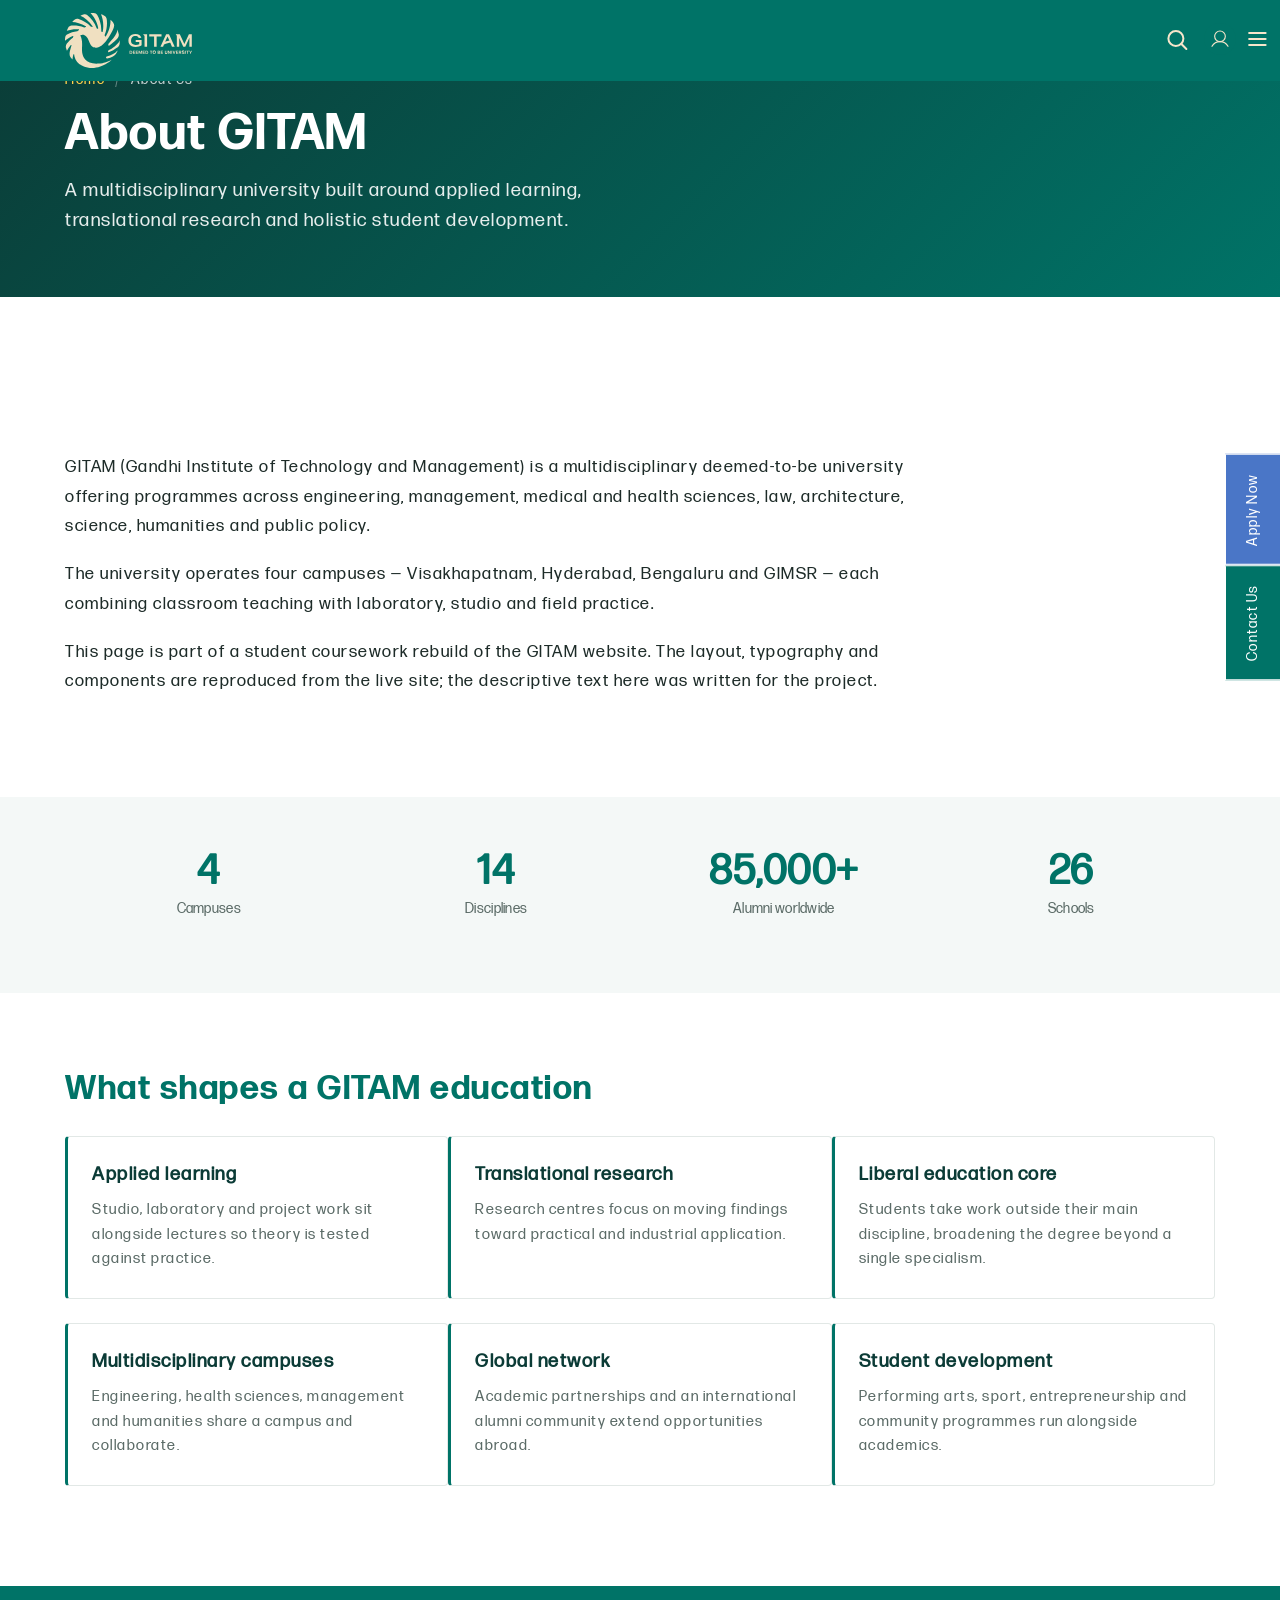
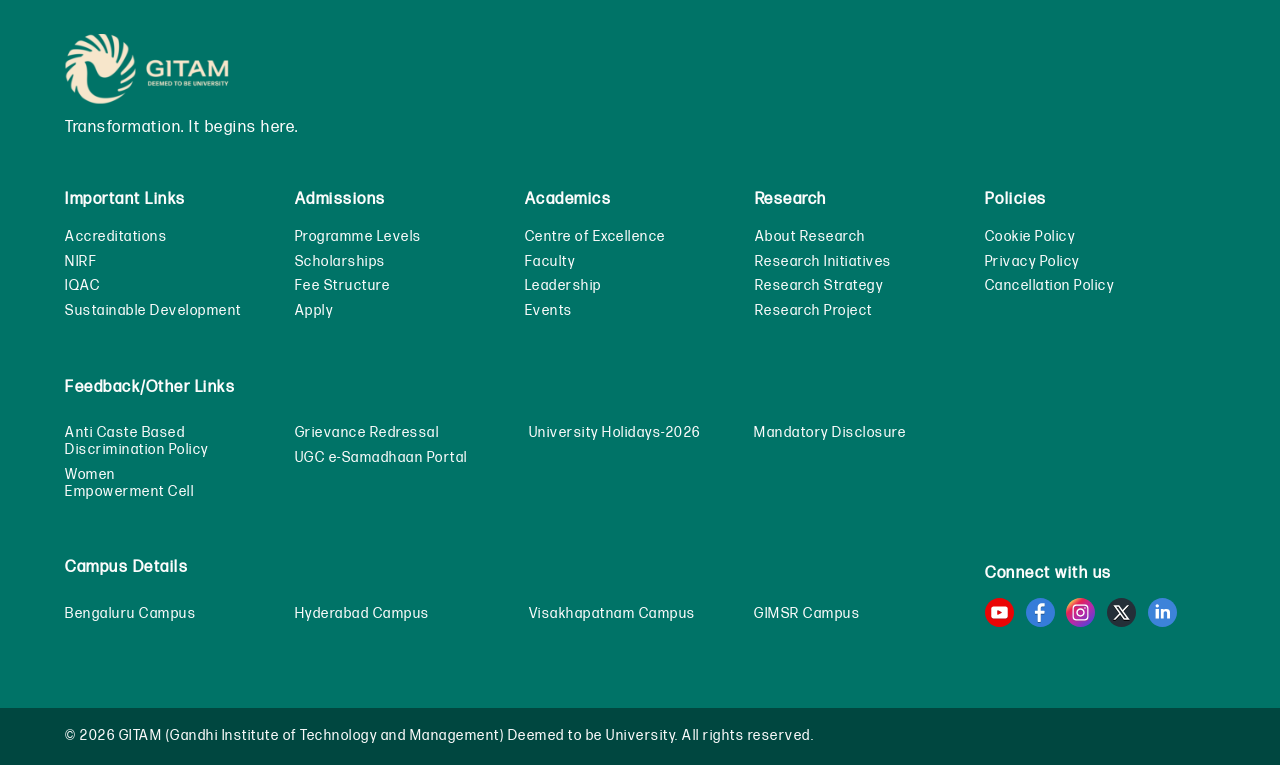
<file: about-us.html>
<!DOCTYPE html>
<html lang="en" dir="ltr" prefix="og: https://ogp.me/ns#">
  <head>
    <meta charset="utf-8" />
    <meta name="robots" content="noindex, nofollow" />
    <meta name="theme-color" content="#007367">
<style>/* @see https://github.com/aFarkas/lazysizes#broken-image-symbol */.js img.lazyload:not([src]) { visibility: hidden; }/* @see https://github.com/aFarkas/lazysizes#automatically-setting-the-sizes-attribute */.js img.lazyloaded[data-sizes=auto] { display: block; width: 100%; }/* Transition effect. */.js .lazyload, .js .lazyloading { opacity: 0; }.js .lazyloaded { opacity: 1; -webkit-transition: opacity 2000ms; transition: opacity 2000ms; }</style>
<meta name="description" content="GITAM Deemed to be University provides multidisciplinary education with a focus on applied learning, translational research, and holistic student development. Discover our programs in engineering, management, medical sciences, and more. Join a global network of 85,000+ alumni." />
<meta property="og:site_name" content="Gandhi Institute of Technology and Management" />
<meta property="og:title" content="About GITAM | GITAM" />
<meta property="og:description" content="GITAM Deemed to be University provides multidisciplinary education with a focus on applied learning, translational research, and holistic student development. Discover our programs in engineering, management, medical sciences, and more. Join a global network of 85,000+ alumni." />
<meta name="twitter:card" content="summary" />
<meta name="twitter:title" content="About GITAM | GITAM" />
<meta name="twitter:description" content="GITAM Deemed to be University provides multidisciplinary education with a focus on applied learning, translational research, and holistic student development. Discover our programs in engineering, management, medical sciences, and more. Join a global network of 85,000+ alumni." />
<meta name="MobileOptimized" content="width" />
<meta name="HandheldFriendly" content="true" />
<meta name="viewport" content="width=device-width, initial-scale=1.0" />
<link rel="icon" href="themes/gitam/favicon.ico" type="image/vnd.microsoft.icon" />

    <title>About GITAM | GITAM (Student Project Clone)</title>
    <link rel="stylesheet" media="all" href="themes/gitam/assets/css/app_base.min.css" />
<link rel="stylesheet" media="all" href="themes/gitam/assets/css/app.min.css" />
<style>.lazybg { background-image: none !important }</style>

    <link rel="stylesheet" media="all" href="sites/default/files/css/css_OX30RRLU5gwE7jYgCJ45GpTTz7spOX3sjwodpW3MmH0.css" />
    <link rel="stylesheet" media="all" href="assets/css/site.css" />


    
    
    

    
    
<script>
window.addEventListener('DOMContentLoaded', (event) => {
    const lazyImages = document.querySelectorAll('.lazybg');
    const backgroundOptions = {
       threshold: 0,
       rootMargin: "0px 0px 50px 0px"
    };
    const imageObserver = new IntersectionObserver((entries, imageObserver) => {
       entries.forEach(entry => {
           if (entry.isIntersecting) {
               showImageBackground(entry.target);
               imageObserver.unobserve(entry.target);
           }
       });
    }, backgroundOptions);
 
    lazyImages.forEach(image => {
       imageObserver.observe(image);
    });
 
    function showImageBackground(node) {
       node.classList.remove('lazybg');
    }
 });
</script>





<!-- Local Business Schema -->
<script type="application/ld+json">
{
        "@context": "https://schema.org",
        "@type": "CollegeOrUniversity",
        "name": "GITAM Deemed to be University",
        "address": {
                "@type": "PostalAddress",
                "streetAddress": "Gandhi Nagar, Rushikonda",
                "addressLocality": "Visakhapatnam",
                "addressRegion": "Andhra Pradesh",
                "postalCode": "530045"
        },
        "telephone": "089128 40501",
        "url": "https://www.gitam.edu/",
        "paymentAccepted": [ "credit card", "paypal" ],
        "openingHours": "Mo,Tu,We,Th,Fr 08:00-17:00",
        "openingHoursSpecification": [ {
                "@type": "OpeningHoursSpecification",
                "dayOfWeek": [
                        "Monday",
                        "Tuesday",
                        "Wednesday",
                        "Thursday",
                        "Friday"
                ],
                "opens": "08:00",
                "closes": "17:00"
        } ],
        "priceRange":"$$$$"

}
</script>
<!-- Local Business Schema -->
<!--Organization Schema -->
<script type="application/ld+json">
{
  "@context": "https://schema.org",
  "@type": "CollegeOrUniversity",
  "name": "GITAM Deemed to be University",
  "url": "https://www.gitam.edu/",
  "logo": "https://www.gitam.edu/themes/gitam/assets/images/gitam-logo.svg",
  "alternateName": "Gandhi Institute of Technology and Management",
  "sameAs": [
    "https://www.facebook.com/gitamdeemeduniversity",
    "https://x.com/GITAMUniversity",
    "https://www.instagram.com/gitamdeemeduniversity/",
    "https://www.linkedin.com/school/gitam-deemed-university",
    "https://www.youtube.com/gitamdeemeduniversity"
  ]
}
</script>
<!--Organization Schema -->

    
  </head>

  
  <body class="version2 node--type-page interior-page">
    
    
      <div class="dialog-off-canvas-main-canvas" data-off-canvas-main-canvas>
    

  <div>
    <header id="header" class="mainheader stickyheader">
<nav class="navbar-top">
    <div class="container">
        <div class="navbar-info"> <span>Information For:</span>
            <ul class="navbar-list">
                                                    <li>
                        <a href="aspiring-students.html" >
                        <!--    -->
                        Aspiring Students</a>
                    </li>
                                    <li>
                        <a href="campus-life.html" >
                        <!--    -->
                        Campus Life</a>
                    </li>
                                    <li>
                        <a href="#"  target="_blank" >
                        <!--    -->
                        Alumni</a>
                    </li>
                                    <li>
                        <a href="about-us.html" >
                        <!--    -->
                        Faculty</a>
                    </li>
                                    <li>
                        <a href="#"  target="_blank" >
                        <!--    -->
                        Entrepreneurship</a>
                    </li>
                                    <li>
                        <a href="contact-us.html" >
                        <!--    -->
                        FAQs</a>
                    </li>
                                    <li>
                        <a href="#"  target="_blank" >
                        <!--    -->
                        Careers</a>
                    </li>
                            </ul>
        </div>
        <div class="navbar-actions">
            <div class="search-bar">
                <div class="popup popupfilter">
                    <a href="javascript:;" class="searchpopup__trigger fpopup" data-popup-id="searchpopup1" aria-haspopup="dialog" ><img width="25" height="24" class="responsive-img" src="themes/gitam/assets/images/search-mobile.svg" alt="Search"></a>

                </div>
                            </div>
            <div class="user-icon">
                <div class="dropdown">
                    <ul class="menu">
                        <li class="menu-item menu-dropdown">
                            <span class="menu-link" data-toggle="submenu"><img class="dropbtn" alt="User Account" src="themes/gitam/assets/images/signon.svg" /><i class="bx bx-chevron-down"></i></span>
                            <ul class="submenu">
                                                                                                    <li class="submenu-item">
                                        <a class="submenu-link" href="#"  target="_blank" >Employee Login</a>
                                    </li>
                                                                    <li class="submenu-item">
                                        <a class="submenu-link" href="#"  target="_blank" >Parent Login</a>
                                    </li>
                                                                    <li class="submenu-item">
                                        <a class="submenu-link" href="#"  target="_blank" >Student Login</a>
                                    </li>
                                                                    <li class="submenu-item">
                                        <a class="submenu-link" href="#"  target="_blank" >Payments</a>
                                    </li>
                                                            </ul>
                        </li>
                    </ul>
                </div>
            </div>
        </div>
    </div>
</nav>
<div class="header">
    <div class="container d-flex">
        <div class="header__logosection">
            <a href="index.html"> <img class="wh-full responsive-img" src="themes/gitam/assets/images/gitam-logo.svg" width="161" height="69" alt="GITAM logo" title="Gitam"> </a>
        </div>
        <div class="header__rightsection">
            <div class="clicksearch-form hide-desktop">
                <a href="javascript:;" class="searchpopup__trigger fpopup" data-popup-id="searchpopup1" aria-haspopup="dialog"><img src="themes/gitam/assets/images/search-mobile.svg" alt="Search"></a>
            </div>
            <div class="user-icon hide-desktop">
                <div class="dropdown"> <img class="dropbtn" src="themes/gitam/assets/images/signon.svg" alt="User">
                    <div class="dropdown-content">
                                                                            <a href="#"  target="_blank" >Employee Login</a>
                                                    <a href="#"  target="_blank" >Parent Login</a>
                                                    <a href="#"  target="_blank" >Student Login</a>
                                                    <a href="#"  target="_blank" >Payments</a>
                                            </div>
                </div>
            </div>
            <div class="menuwrapper"> <!-- Header Menu Button -->
                <div id="mobilegitam" class="mobilegitam mobilegitam-menu"><img alt="Gitam" src="themes/gitam/assets/images/toggler.svg"></div>
                <div id="close-icon" class="close-icon"><img src="themes/gitam/assets/images/close-icon.svg" alt="close"></div> <span class="overlay"></span>
                <nav class="navbar" id="navbar">
                    <ul class="menu " id="menu">
                                                                                                            <li class="menu-item menu-dropdown" parent-toggle="parentmenuclick">
                                    <span class="menu-link" data-toggle="submenu">
                                                                                    About Us<i class="bx bx-chevron-down"></i>
                                                                            </span>
                                    <ul class="submenu">
                                                                                    <li class="submenu-item ">
                                                                                                    <a class="submenu-link" href="about-us.html" > About GITAM  </a>
                                                                                                </li>
                                                                                    <li class="submenu-item submenu-dropdown">
                                                                                                    <span class="submenu-link" data-toggle="innersubmenu"> <a class="submenu-link" href="javascript:;" > Campus Life  </a></span>
                                                    <ul class="innersubmenu">
                                                                                                                <li class="innersubmenu-item">
                                                            <a class="innersubmenu-link" href="campus-life.html" >Bengaluru </a>

                                                        </li>
                                                                                                                <li class="innersubmenu-item">
                                                            <a class="innersubmenu-link" href="campus-life.html" >Visakhapatnam </a>

                                                        </li>
                                                                                                                <li class="innersubmenu-item">
                                                            <a class="innersubmenu-link" href="campus-life.html" >Hyderabad </a>

                                                        </li>
                                                                                                                <li class="innersubmenu-item">
                                                            <a class="innersubmenu-link" href="campus-life.html" >GIMSR </a>

                                                        </li>
                                                                                                            </ul>
                                                                                                </li>
                                                                                    <li class="submenu-item ">
                                                                                                    <a class="submenu-link" href="about-us.html" > Faculty  </a>
                                                                                                </li>
                                                                                    <li class="submenu-item ">
                                                                                                    <a class="submenu-link" href="about-us.html" > Leadership  </a>
                                                                                                </li>
                                                                                    <li class="submenu-item ">
                                                                                                    <a class="submenu-link" href="#"  target="_blank" > Women Empowerment Cell  </a>
                                                                                                </li>
                                                                            </ul>
                                </li>
                                                                                                                <li class="menu-item menu-dropdown" parent-toggle="parentmenuclick">
                                    <span class="menu-link" data-toggle="submenu">
                                                                                    Accreditation<i class="bx bx-chevron-down"></i>
                                                                            </span>
                                    <ul class="submenu">
                                                                                    <li class="submenu-item ">
                                                                                                    <a class="submenu-link" href="#"  target="_blank" > IQAC  </a>
                                                                                                </li>
                                                                                    <li class="submenu-item ">
                                                                                                    <a class="submenu-link" href="about-us.html" > Accreditation &amp; Ranking  </a>
                                                                                                </li>
                                                                                    <li class="submenu-item ">
                                                                                                    <a class="submenu-link" href="#"  target="_blank" > NIRF  </a>
                                                                                                </li>
                                                                                    <li class="submenu-item ">
                                                                                                    <a class="submenu-link" href="about-us.html" > Sustainable Development  </a>
                                                                                                </li>
                                                                                    <li class="submenu-item submenu-dropdown">
                                                                                                    <span class="submenu-link" data-toggle="innersubmenu"> <a class="submenu-link" href="javascript:;" > Policies  </a></span>
                                                    <ul class="innersubmenu">
                                                                                                                <li class="innersubmenu-item">
                                                            <a class="innersubmenu-link" href="#"  target="_blank" >Climate Action </a>

                                                        </li>
                                                                                                                <li class="innersubmenu-item">
                                                            <a class="innersubmenu-link" href="#"  target="_blank" >Sustainable Procurement </a>

                                                        </li>
                                                                                                                <li class="innersubmenu-item">
                                                            <a class="innersubmenu-link" href="#"  target="_blank" >Sustainable Investment </a>

                                                        </li>
                                                                                                                <li class="innersubmenu-item">
                                                            <a class="innersubmenu-link" href="#"  target="_blank" >Net Zero Commitment </a>

                                                        </li>
                                                                                                                <li class="innersubmenu-item">
                                                            <a class="innersubmenu-link" href="#"  target="_blank" >Equality, Diversity and Inclusiveness </a>

                                                        </li>
                                                                                                                <li class="innersubmenu-item">
                                                            <a class="innersubmenu-link" href="#"  target="_blank" >Committee for Differently Abled </a>

                                                        </li>
                                                                                                                <li class="innersubmenu-item">
                                                            <a class="innersubmenu-link" href="#"  target="_blank" >Equal Opportunity Cell </a>

                                                        </li>
                                                                                                            </ul>
                                                                                                </li>
                                                                                    <li class="submenu-item ">
                                                                                                    <a class="submenu-link" href="#"  target="_blank" > Feedback  </a>
                                                                                                </li>
                                                                                    <li class="submenu-item ">
                                                                                                    <a class="submenu-link" href="academics.html" > ITEP (NCTE)  </a>
                                                                                                </li>
                                                                            </ul>
                                </li>
                                                                                                                <li class="menu-item menu-dropdown" parent-toggle="parentmenuclick">
                                    <span class="menu-link" data-toggle="submenu">
                                                                                    Academics<i class="bx bx-chevron-down"></i>
                                                                            </span>
                                    <ul class="submenu">
                                                                                    <li class="submenu-item submenu-dropdown">
                                                                                                    <span class="submenu-link" data-toggle="innersubmenu"> <a class="submenu-link" href="javascript:;" > Bengaluru  </a></span>
                                                    <ul class="innersubmenu">
                                                                                                                <li class="innersubmenu-item">
                                                            <a class="innersubmenu-link" href="academics.html" >Computer Science and Engineering </a>

                                                        </li>
                                                                                                                <li class="innersubmenu-item">
                                                            <a class="innersubmenu-link" href="academics.html" >Core Engineering </a>

                                                        </li>
                                                                                                                <li class="innersubmenu-item">
                                                            <a class="innersubmenu-link" href="academics.html" >Humanities and Social Sciences </a>

                                                        </li>
                                                                                                                <li class="innersubmenu-item">
                                                            <a class="innersubmenu-link" href="academics.html" >Management </a>

                                                        </li>
                                                                                                                <li class="innersubmenu-item">
                                                            <a class="innersubmenu-link" href="academics.html" >Science </a>

                                                        </li>
                                                                                                            </ul>
                                                                                                </li>
                                                                                    <li class="submenu-item submenu-dropdown">
                                                                                                    <span class="submenu-link" data-toggle="innersubmenu"> <a class="submenu-link" href="javascript:;" > Hyderabad  </a></span>
                                                    <ul class="innersubmenu">
                                                                                                                <li class="innersubmenu-item">
                                                            <a class="innersubmenu-link" href="academics.html" >Architecture </a>

                                                        </li>
                                                                                                                <li class="innersubmenu-item">
                                                            <a class="innersubmenu-link" href="academics.html" >Computer Science and Engineering </a>

                                                        </li>
                                                                                                                <li class="innersubmenu-item">
                                                            <a class="innersubmenu-link" href="academics.html" >Core Engineering </a>

                                                        </li>
                                                                                                                <li class="innersubmenu-item">
                                                            <a class="innersubmenu-link" href="academics.html" >Education </a>

                                                        </li>
                                                                                                                <li class="innersubmenu-item">
                                                            <a class="innersubmenu-link" href="academics.html" >Humanities and Social Sciences </a>

                                                        </li>
                                                                                                                <li class="innersubmenu-item">
                                                            <a class="innersubmenu-link" href="academics.html" >Management </a>

                                                        </li>
                                                                                                                <li class="innersubmenu-item">
                                                            <a class="innersubmenu-link" href="academics.html" >Pharmacy </a>

                                                        </li>
                                                                                                                <li class="innersubmenu-item">
                                                            <a class="innersubmenu-link" href="#"  target="_blank" >Public Policy </a>

                                                        </li>
                                                                                                                <li class="innersubmenu-item">
                                                            <a class="innersubmenu-link" href="academics.html" >Science </a>

                                                        </li>
                                                                                                            </ul>
                                                                                                </li>
                                                                                    <li class="submenu-item submenu-dropdown">
                                                                                                    <span class="submenu-link" data-toggle="innersubmenu"> <a class="submenu-link" href="javascript:;" > Visakhapatnam  </a></span>
                                                    <ul class="innersubmenu">
                                                                                                                <li class="innersubmenu-item">
                                                            <a class="innersubmenu-link" href="academics.html" >Architecture </a>

                                                        </li>
                                                                                                                <li class="innersubmenu-item">
                                                            <a class="innersubmenu-link" href="academics.html" >Computer Science and Engineering </a>

                                                        </li>
                                                                                                                <li class="innersubmenu-item">
                                                            <a class="innersubmenu-link" href="academics.html" >Core Engineering </a>

                                                        </li>
                                                                                                                <li class="innersubmenu-item">
                                                            <a class="innersubmenu-link" href="academics.html" >Humanities and Social Sciences </a>

                                                        </li>
                                                                                                                <li class="innersubmenu-item">
                                                            <a class="innersubmenu-link" href="academics.html" >Law </a>

                                                        </li>
                                                                                                                <li class="innersubmenu-item">
                                                            <a class="innersubmenu-link" href="academics.html" >Management </a>

                                                        </li>
                                                                                                                <li class="innersubmenu-item">
                                                            <a class="innersubmenu-link" href="academics.html" >Pharmacy </a>

                                                        </li>
                                                                                                                <li class="innersubmenu-item">
                                                            <a class="innersubmenu-link" href="academics.html" >Science </a>

                                                        </li>
                                                                                                            </ul>
                                                                                                </li>
                                                                                    <li class="submenu-item submenu-dropdown">
                                                                                                    <span class="submenu-link" data-toggle="innersubmenu"> <a class="submenu-link" href="academics.html" > GIMSR  </a></span>
                                                    <ul class="innersubmenu">
                                                                                                                <li class="innersubmenu-item">
                                                            <a class="innersubmenu-link" href="academics.html" >Medicine </a>

                                                        </li>
                                                                                                                <li class="innersubmenu-item">
                                                            <a class="innersubmenu-link" href="academics.html" >Nursing </a>

                                                        </li>
                                                                                                                <li class="innersubmenu-item">
                                                            <a class="innersubmenu-link" href="academics.html" >Allied and Healthcare Professions </a>

                                                        </li>
                                                                                                                <li class="innersubmenu-item">
                                                            <a class="innersubmenu-link" href="academics.html" >Physiotherapy </a>

                                                        </li>
                                                                                                            </ul>
                                                                                                </li>
                                                                                    <li class="submenu-item submenu-dropdown">
                                                                                                    <span class="submenu-link" data-toggle="innersubmenu"> <a class="submenu-link" href="javascript:;" > Evaluation  </a></span>
                                                    <ul class="innersubmenu">
                                                                                                                <li class="innersubmenu-item">
                                                            <a class="innersubmenu-link" href="#"  target="_blank" >Results </a>

                                                        </li>
                                                                                                                <li class="innersubmenu-item">
                                                            <a class="innersubmenu-link" href="academics.html" >Applications &amp; Fee Structure </a>

                                                        </li>
                                                                                                                <li class="innersubmenu-item">
                                                            <a class="innersubmenu-link" href="#"  target="_blank" >Apply for Certificates </a>

                                                        </li>
                                                                                                                <li class="innersubmenu-item">
                                                            <a class="innersubmenu-link" href="#"  target="_blank" >Apply for Examinations </a>

                                                        </li>
                                                                                                                <li class="innersubmenu-item">
                                                            <a class="innersubmenu-link" href="academics.html" >Annual Reports </a>

                                                        </li>
                                                                                                                <li class="innersubmenu-item">
                                                            <a class="innersubmenu-link" href="#"  target="_blank" >CGPA to Percentage Conversion Certificate </a>

                                                        </li>
                                                                                                                <li class="innersubmenu-item">
                                                            <a class="innersubmenu-link" href="academics.html" >Evaluation Contact </a>

                                                        </li>
                                                                                                                <li class="innersubmenu-item">
                                                            <a class="innersubmenu-link" href="academics.html" >Redressal of Grievances </a>

                                                        </li>
                                                                                                                <li class="innersubmenu-item">
                                                            <a class="innersubmenu-link" href="academics.html" >Evaluation Norms </a>

                                                        </li>
                                                                                                                <li class="innersubmenu-item">
                                                            <a class="innersubmenu-link" href="#"  target="_blank" >Examination Notifications </a>

                                                        </li>
                                                                                                                <li class="innersubmenu-item">
                                                            <a class="innersubmenu-link" href="#"  target="_blank" >Examination Time Tables </a>

                                                        </li>
                                                                                                                <li class="innersubmenu-item">
                                                            <a class="innersubmenu-link" href="#"  target="_blank" >Hall Ticket </a>

                                                        </li>
                                                                                                                <li class="innersubmenu-item">
                                                            <a class="innersubmenu-link" href="academics.html" >Instructions To Apply For Examination And Certificates </a>

                                                        </li>
                                                                                                                <li class="innersubmenu-item">
                                                            <a class="innersubmenu-link" href="academics.html" >National Academic Depository(NAD) &amp; Academic Bank of Credits(ABC) </a>

                                                        </li>
                                                                                                                <li class="innersubmenu-item">
                                                            <a class="innersubmenu-link" href="academics.html" >Recent Updates in Regulations </a>

                                                        </li>
                                                                                                                <li class="innersubmenu-item">
                                                            <a class="innersubmenu-link" href="#"  target="_blank" >Request for Credential/Academic Verification </a>

                                                        </li>
                                                                                                            </ul>
                                                                                                </li>
                                                                                    <li class="submenu-item ">
                                                                                                    <a class="submenu-link" href="academics.html" > Liberal Education  </a>
                                                                                                </li>
                                                                                    <li class="submenu-item ">
                                                                                                    <a class="submenu-link" href="academics.html" > Performing Arts  </a>
                                                                                                </li>
                                                                                    <li class="submenu-item ">
                                                                                                    <a class="submenu-link" href="academics.html" > Blended Learning  </a>
                                                                                                </li>
                                                                                    <li class="submenu-item ">
                                                                                                    <a class="submenu-link" href="academics.html" > Curriculum and Syllabus  </a>
                                                                                                </li>
                                                                                    <li class="submenu-item ">
                                                                                                    <a class="submenu-link" href="#"  target="_blank" > Library  </a>
                                                                                                </li>
                                                                                    <li class="submenu-item ">
                                                                                                    <a class="submenu-link" href="academics.html" > Young Entrepreneurs Programme  </a>
                                                                                                </li>
                                                                                    <li class="submenu-item ">
                                                                                                    <a class="submenu-link" href="academics.html"  target="_blank" > Academic Calendar  </a>
                                                                                                </li>
                                                                                    <li class="submenu-item ">
                                                                                                    <a class="submenu-link" href="academics.html"  target="_blank" > Academic Policies  </a>
                                                                                                </li>
                                                                                    <li class="submenu-item ">
                                                                                                    <a class="submenu-link" href="academics.html"  target="_blank" > Academic Regulations  </a>
                                                                                                </li>
                                                                            </ul>
                                </li>
                                                                                                                <li class="menu-item menu-dropdown" parent-toggle="parentmenuclick">
                                    <span class="menu-link" data-toggle="submenu">
                                                                                    Research<i class="bx bx-chevron-down"></i>
                                                                            </span>
                                    <ul class="submenu">
                                                                                    <li class="submenu-item ">
                                                                                                    <a class="submenu-link" href="research.html" > About  </a>
                                                                                                </li>
                                                                                    <li class="submenu-item ">
                                                                                                    <a class="submenu-link" href="research.html" > Strategy  </a>
                                                                                                </li>
                                                                                    <li class="submenu-item submenu-dropdown">
                                                                                                    <span class="submenu-link" data-toggle="innersubmenu"> <a class="submenu-link" href="research.html" > Research Initiatives  </a></span>
                                                    <ul class="innersubmenu">
                                                                                                                <li class="innersubmenu-item">
                                                            <a class="innersubmenu-link" href="#"  target="_blank" >Research &amp; Mentoring Program </a>

                                                        </li>
                                                                                                            </ul>
                                                                                                </li>
                                                                                    <li class="submenu-item ">
                                                                                                    <a class="submenu-link" href="research.html" > Research Policies  </a>
                                                                                                </li>
                                                                                    <li class="submenu-item ">
                                                                                                    <a class="submenu-link" href="research.html" > Centers of Excellence  </a>
                                                                                                </li>
                                                                                    <li class="submenu-item ">
                                                                                                    <a class="submenu-link" href="research.html" > DBT Funded Projects  </a>
                                                                                                </li>
                                                                                    <li class="submenu-item ">
                                                                                                    <a class="submenu-link" href="research.html" > Patents  </a>
                                                                                                </li>
                                                                                    <li class="submenu-item ">
                                                                                                    <a class="submenu-link" href="research.html" > Publications  </a>
                                                                                                </li>
                                                                                    <li class="submenu-item ">
                                                                                                    <a class="submenu-link" href="research.html" > MURTI  </a>
                                                                                                </li>
                                                                                    <li class="submenu-item ">
                                                                                                    <a class="submenu-link" href="#"  target="_blank" > I-STEM Equipment  </a>
                                                                                                </li>
                                                                                    <li class="submenu-item ">
                                                                                                    <a class="submenu-link" href="#"  target="_blank" > G-TEC  </a>
                                                                                                </li>
                                                                                    <li class="submenu-item ">
                                                                                                    <a class="submenu-link" href="research.html" > Ph.D. Programmes  </a>
                                                                                                </li>
                                                                            </ul>
                                </li>
                                                                                                                <li class="menu-item menu-dropdown" parent-toggle="parentmenuclick">
                                    <span class="menu-link" data-toggle="submenu">
                                                                                    Fee &amp; Scholarships<i class="bx bx-chevron-down"></i>
                                                                            </span>
                                    <ul class="submenu">
                                                                                    <li class="submenu-item ">
                                                                                                    <a class="submenu-link" href="fee-scholarships.html" > Scholarships  </a>
                                                                                                </li>
                                                                                    <li class="submenu-item ">
                                                                                                    <a class="submenu-link" href="fee-scholarships.html" > Fee Structure  </a>
                                                                                                </li>
                                                                                    <li class="submenu-item ">
                                                                                                    <a class="submenu-link" href="fee-scholarships.html" > Education Loan  </a>
                                                                                                </li>
                                                                                    <li class="submenu-item ">
                                                                                                    <a class="submenu-link" href="#"  target="_blank" > Pay Fee  </a>
                                                                                                </li>
                                                                            </ul>
                                </li>
                                                                                                                <li class="menu-item menu-dropdown" parent-toggle="parentmenuclick">
                                    <span class="menu-link" data-toggle="submenu">
                                                                                    Career Guidance<i class="bx bx-chevron-down"></i>
                                                                            </span>
                                    <ul class="submenu">
                                                                                    <li class="submenu-item ">
                                                                                                    <a class="submenu-link" href="career-guidance.html" > GITAM Career Guidance Centre (GCGC)  </a>
                                                                                                </li>
                                                                            </ul>
                                </li>
                                                                                                                <li class="menu-item menu-dropdown" parent-toggle="parentmenuclick">
                                    <span class="menu-link" data-toggle="submenu">
                                                                                    Events<i class="bx bx-chevron-down"></i>
                                                                            </span>
                                    <ul class="submenu">
                                                                                    <li class="submenu-item ">
                                                                                                    <a class="submenu-link" href="campus-life.html" > Events  </a>
                                                                                                </li>
                                                                                    <li class="submenu-item ">
                                                                                                    <a class="submenu-link" href="campus-life.html" > Changemakers  </a>
                                                                                                </li>
                                                                            </ul>
                                </li>
                                                                        </ul>
                    <ul class="navbar-list visibilityshowhide">
                                                                            <li>
                                <a href="aspiring-students.html" >
                                Aspiring Students</a>
                            </li>
                                                    <li>
                                <a href="campus-life.html" >
                                Campus Life</a>
                            </li>
                                                    <li>
                                <a href="#"  target="_blank" >
                                Alumni</a>
                            </li>
                                                    <li>
                                <a href="about-us.html" >
                                Faculty</a>
                            </li>
                                                    <li>
                                <a href="#"  target="_blank" >
                                Entrepreneurship</a>
                            </li>
                                                    <li>
                                <a href="contact-us.html" >
                                FAQs</a>
                            </li>
                                                    <li>
                                <a href="#"  target="_blank" >
                                Careers</a>
                            </li>
                                            </ul>
                </nav>
            </div>
        </div>
    </div>
</div>
</header>

<main class="interior">
  <section class="interior-hero">
    <div class="container">
      <nav class="interior-crumbs" aria-label="Breadcrumb">
        <a href="index.html">Home</a><span aria-hidden="true">/</span><span>About Us</span>
      </nav>
      <h1>About GITAM</h1>
      <p class="interior-lede">A multidisciplinary university built around applied learning, translational research and holistic student development.</p>
    </div>
  </section>
  <section class="section ">
    <div class="container">
      
      <div class="row"><div class="col-12 col-lg-9"><div class="interior-prose"><p>GITAM (Gandhi Institute of Technology and Management) is a multidisciplinary deemed-to-be university offering programmes across engineering, management, medical and health sciences, law, architecture, science, humanities and public policy.</p>
<p>The university operates four campuses &mdash; Visakhapatnam, Hyderabad, Bengaluru and GIMSR &mdash; each combining classroom teaching with laboratory, studio and field practice.</p>
<p>This page is part of a student coursework rebuild of the GITAM website. The layout, typography and components are reproduced from the live site; the descriptive text here was written for the project.</p></div></div></div>
    </div>
  </section>
  <section class="section interior-statband">
    <div class="container">
      
      <div class="row">
        <div class="col-6 col-lg-3"><div class="interior-stat"><strong>4</strong><span>Campuses</span></div></div>
        <div class="col-6 col-lg-3"><div class="interior-stat"><strong>14</strong><span>Disciplines</span></div></div>
        <div class="col-6 col-lg-3"><div class="interior-stat"><strong>85,000+</strong><span>Alumni worldwide</span></div></div>
        <div class="col-6 col-lg-3"><div class="interior-stat"><strong>26</strong><span>Schools</span></div></div>
      </div>
    </div>
  </section>
  <section class="section ">
    <div class="container">
      <h2>What shapes a GITAM education</h2>
      <div class="row">
        <div class="col-12 col-md-6 col-lg-4">
          <div class="interior-card"><h3>Applied learning</h3><p>Studio, laboratory and project work sit alongside lectures so theory is tested against practice.</p></div>
        </div>
        <div class="col-12 col-md-6 col-lg-4">
          <div class="interior-card"><h3>Translational research</h3><p>Research centres focus on moving findings toward practical and industrial application.</p></div>
        </div>
        <div class="col-12 col-md-6 col-lg-4">
          <div class="interior-card"><h3>Liberal education core</h3><p>Students take work outside their main discipline, broadening the degree beyond a single specialism.</p></div>
        </div>
        <div class="col-12 col-md-6 col-lg-4">
          <div class="interior-card"><h3>Multidisciplinary campuses</h3><p>Engineering, health sciences, management and humanities share a campus and collaborate.</p></div>
        </div>
        <div class="col-12 col-md-6 col-lg-4">
          <div class="interior-card"><h3>Global network</h3><p>Academic partnerships and an international alumni community extend opportunities abroad.</p></div>
        </div>
        <div class="col-12 col-md-6 col-lg-4">
          <div class="interior-card"><h3>Student development</h3><p>Performing arts, sport, entrepreneurship and community programmes run alongside academics.</p></div>
        </div>
      </div>
    </div>
  </section>
</main>
<footer class="footer footer--bg footer__multicolumn footer__multicolumn--2 mt-4">
    <div class="container">
        <div class="footer__wrapper"> <!-- Footer Logo -->
            <div class="row">
                <div class="footer__logo mrb30">
                    <a href="index.html"> <img src="themes/gitam/assets/images/footer-logo.svg" alt="GITAM" title="GITAM" loading="lazy"> </a>
                    <p>Transformation. It begins here.</p>
                </div>
            </div> <!-- Footer List Row 1 -->
            <div class="row justify-center">
                                                    <div class="col-sm-12 col-sm-4 col-lg-2  mobile mrb30 0">
                        <div class="footer__title">
                            <h4>Important Links</h4> <span class="footer__title--icon"></span>
                        </div>
                        <ul class="footer__list">
                                                                                            <li class="footer__item"><a href="about-us.html"  >Accreditations</a></li>
                                                                <li class="footer__item"><a href="#"   target="_blank" >NIRF</a></li>
                                                                <li class="footer__item"><a href="#"   target="_blank" >IQAC</a></li>
                                                                <li class="footer__item"><a href="about-us.html"  >Sustainable Development</a></li>
                                                                                    </ul>
                    </div>
                                    <div class="col-sm-12 col-sm-4 col-lg-2  offset-lg-3-3  mobile mrb30 1">
                        <div class="footer__title">
                            <h4>Admissions</h4> <span class="footer__title--icon"></span>
                        </div>
                        <ul class="footer__list">
                                                                                            <li class="footer__item"><a href="academics.html"  >Programme Levels</a></li>
                                                                <li class="footer__item"><a href="fee-scholarships.html"  >Scholarships</a></li>
                                                                <li class="footer__item"><a href="fee-scholarships.html"  >Fee Structure</a></li>
                                                                <li class="footer__item"><a href="#"   target="_blank" >Apply</a></li>
                                                                                    </ul>
                    </div>
                                    <div class="col-sm-12 col-sm-4 col-lg-2  offset-lg-3-3  mobile mrb30 2">
                        <div class="footer__title">
                            <h4>Academics</h4> <span class="footer__title--icon"></span>
                        </div>
                        <ul class="footer__list">
                                                                                            <li class="footer__item"><a href="research.html"  >Centre of Excellence</a></li>
                                                                <li class="footer__item"><a href="about-us.html"  >Faculty</a></li>
                                                                <li class="footer__item"><a href="about-us.html"  >Leadership</a></li>
                                                                <li class="footer__item"><a href="campus-life.html"  >Events</a></li>
                                                                                    </ul>
                    </div>
                                    <div class="col-sm-12 col-sm-4 col-lg-2  offset-lg-3-3  mobile mrb30 3">
                        <div class="footer__title">
                            <h4>Research</h4> <span class="footer__title--icon"></span>
                        </div>
                        <ul class="footer__list">
                                                                                            <li class="footer__item"><a href="research.html"  >About Research</a></li>
                                                                <li class="footer__item"><a href="research.html"  >Research Initiatives</a></li>
                                                                <li class="footer__item"><a href="research.html"  >Research Strategy</a></li>
                                                                <li class="footer__item"><a href="research.html"  >Research Project</a></li>
                                                                                    </ul>
                    </div>
                                    <div class="col-sm-12 col-sm-4 col-lg-2  offset-lg-3-3  mobile mrb30 4">
                        <div class="footer__title">
                            <h4>Policies</h4> <span class="footer__title--icon"></span>
                        </div>
                        <ul class="footer__list">
                                                                                            <li class="footer__item"><a href="#"  >Cookie Policy</a></li>
                                                                <li class="footer__item"><a href="#"  >Privacy Policy</a></li>
                                                                <li class="footer__item"><a href="#"   target="_blank" >Cancellation Policy</a></li>
                                                                                    </ul>
                    </div>
                            </div>

             <div class="row justify-center">
                
                <div class="col-sm-12 col-lg-10 width80 mobile mrb30">
                    <div class="footer__title"><h4>Feedback/Other Links</h4> <span class="footer__title--icon"></span></div>
                     <ul class="footer__list">
                        <li>
                        <div class="row justify-center">
                                                            <div class="col-sm-12 col-sm-4 col-lg-2 col-lg-2   mobile campus1">
                                    <ul class="">
                                                                                                                                <li class="footer__item"><a href="#"  >Anti Caste Based Discrimination Policy</a></li>
                                                                                        <li class="footer__item"><a href="#"   target="_blank" >Women Empowerment Cell</a></li>
                                                                                                                        </ul>
                                </div>
                                                            <div class="col-sm-12 col-sm-4 col-lg-2 col-lg-3 offset-lg-3-3  mobile campus2">
                                    <ul class="">
                                                                                                                                <li class="footer__item"><a href="academics.html"  >Grievance Redressal</a></li>
                                                                                        <li class="footer__item"><a href="#"   target="_blank" >UGC e-Samadhaan Portal</a></li>
                                                                                                                        </ul>
                                </div>
                                                            <div class="col-sm-12 col-sm-4 col-lg-2 col-lg-2 offset-lg-3-3  mobile campus3">
                                    <ul class="">
                                                                                                                                <li class="footer__item"><a href="#"   target="_blank" >University Holidays-2026</a></li>
                                                                                                                        </ul>
                                </div>
                                                            <div class="col-sm-12 col-sm-4 col-lg-2 col-lg-3  offset-lg-7-7 mobile campus4">
                                    <ul class="">
                                                                                                                                <li class="footer__item"><a href="#"   target="_blank" >Mandatory Disclosure</a></li>
                                                                                                                        </ul>
                                </div>
                                                            <div class="col-sm-12 col-sm-4 col-lg-2 col-lg-2   mobile campus5">
                                    <ul class="">
                                                                            </ul>
                                </div>
                                                    </div>
                        </li>
                    </ul>
                </div>

            </div>
            <div class="row justify-center">
                <div class="col-sm-12 col-lg-10 width80 mobile mrb30">
                    <div class="footer__title"><h4>Campus Details</h4> <span class="footer__title--icon"></span></div>
                     <ul class="footer__list">
                        <li>
                        <div class="row justify-center">
                                                            <div class="col-sm-12 col-sm-4 col-lg-2 col-lg-2   mobile campus1">
                                    <ul class="">
                                                                                                                                <li class="footer__item"><a href="campus-life.html"  >Bengaluru Campus</a></li>
                                                                                                                        </ul>
                                </div>
                                                            <div class="col-sm-12 col-sm-4 col-lg-2 col-lg-3 offset-lg-3-3  mobile campus2">
                                    <ul class="">
                                                                                                                                <li class="footer__item"><a href="campus-life.html"  >Hyderabad Campus</a></li>
                                                                                                                        </ul>
                                </div>
                                                            <div class="col-sm-12 col-sm-4 col-lg-2 col-lg-2 offset-lg-3-3  mobile campus3">
                                    <ul class="">
                                                                                                                                <li class="footer__item"><a href="campus-life.html"  >Visakhapatnam Campus</a></li>
                                                                                                                        </ul>
                                </div>
                                                            <div class="col-sm-12 col-sm-4 col-lg-2 col-lg-3  offset-lg-7-7 mobile campus4">
                                    <ul class="">
                                                                                                                                <li class="footer__item"><a href="campus-life.html"  >GIMSR Campus</a></li>
                                                                                                                        </ul>
                                </div>
                                                    </div>
                        </li>
                    </ul>
                </div>
                <div class="col-sm-12 col-sm-4 col-lg-2  mobile">
                    <div class="footer__quicklinks">
                        <p>Connect with us</p> <!-- Social Media Links -->
                        <ul class="socialmedialinks">
                            <li class="social-item"><a href="#" target="_blank"><img loading="lazy" alt="Youtube"
                                src="themes/gitam/assets/images/footer-yt.svg" title="Youtube" class=""></a> </li>
                            <li class="social-item"> <a href="#" target="_blank"><img loading="lazy" alt="Facebook"
                                src="themes/gitam/assets/images/footer-fb.svg" title="Facebook" class=""></a> </li>
                            <li class="social-item"> <a href="#" target="_blank"><img loading="lazy" alt="Instagram"
                                src="themes/gitam/assets/images/footer-insta.svg" title="Instagram" class=""></a> </li>
                            <li class="social-item"> <a href="#" target="_blank"><img loading="lazy" alt="Twitter"
                                src="themes/gitam/assets/images/footer-x.svg" title="Twitter" class=""></a> </li>
                            <li class="social-item"> <a href="#" target="_blank"><img loading="lazy" alt="Linkedin"
                                src="themes/gitam/assets/images/footer-in.svg" title="Linkedin" class=""></a> </li>
                        </ul> <!-- Social Media Links -->
                    </div>
                </div>
            </div>
        </div>
    </div>
    <div class="footer__copyright">
        <div class="container">
            <div class="row">
            <p>© 2026 GITAM (Gandhi Institute of Technology and Management) Deemed to be University. All rights reserved.</p>
            </div>
        </div>
    </div>
    <div data-aos="fade-left" class="sticky__btn showmobile">
        <ul>
                                    <li> <a href="#" target="_blank" class="Admissionenq-form">Apply Now</a> </li>
            <li> <a href="contact-us.html">Contact Us</a> </li>
                    </ul>
    </div>
</footer>
<div id="small-dialog" class="zoom-anim-dialog mfp-hide">
   </div>
<div class="searchpopupfilter">
    <div class="popup popupfilter">
        <div class="popup__overlay popup__overlay--hidden" id="searchpopup1" role="dialog" aria-modal="true" data-lenis-prevent>
            <div class="popup__content popupfilter__content" role="document">
                <h2 class="fnt32px">What are you searching for?</h2>
                <a href="javascript:;" class="popup__closeicon" aria-label="Close Popup"><img src="themes/gitam/assets/images/filter-close.svg"></a>
                <form onsubmit="return false;"   >
                    <div class="searchbar" data-searchbar="2">
                        <div class="searchbar__dropdown">
                            <div  class="dropdown-text">
                                <span id="drop-content-2">All Campus</span>
                                <img  src="themes/gitam/assets/images/filter-arrow.png" alt="arrow">
                            </div>
                                                        
                            <ul class="dropdown-list">
                                <li class="dropdown-list-item">
                                <input type="checkbox" value="All Campus2" id="AllCampus2" data-campus="All Campus"/>
                                <label for="AllCampus2">All Campus</label>
                                </li>
                                                                    <li class="dropdown-list-item">
                                        <input type="checkbox" name="campus[3]"   value="3" id="Bengaluru2" data-campus="Bengaluru"/>
                                        <label for="Bengaluru2">Bengaluru</label>
                                    </li>
                                                                    <li class="dropdown-list-item">
                                        <input type="checkbox" name="campus[1]"   value="1" id="Hyderabad2" data-campus="Hyderabad"/>
                                        <label for="Hyderabad2">Hyderabad</label>
                                    </li>
                                                                    <li class="dropdown-list-item">
                                        <input type="checkbox" name="campus[2]"   value="2" id="Visakhapatnam2" data-campus="Visakhapatnam"/>
                                        <label for="Visakhapatnam2">Visakhapatnam</label>
                                    </li>
                                                                    <li class="dropdown-list-item">
                                        <input type="checkbox" name="campus[4]"   value="4" id="GIMSR2" data-campus="GIMSR"/>
                                        <label for="GIMSR2">GIMSR</label>
                                    </li>
                                                            </ul>
                        </div>

                        <div class="search-box-wrapper search-popup">
                            <div class="search-box">
                                <input type="text" id="search-input-popup" value="" name="key" placeholder="Search something...">
                                <input type="submit" class="search-box__searchsubmit"/>

                                <img src="themes/gitam/assets/images/input-close.png" alt="close">
                                <img src="themes/gitam/assets/images/spinner.gif" class="loading-img hide" alt="loading">
                            </div>

                            <div class="search-box__filtertext">
                                <h4>Top Results</h4>

                            </div>
                        </div>
                    </div>

                    
                <div class="popupfilter__cta popupfilter__cta--gapnone popupfilter__searchcta">
                    <button class="cta cta--secondary popup__clear" aria-label="Close Popup">Clear All</button>
                    <input type="submit"  class="cta cta--primary popup__applynow" value="Apply Now" />
                </div>
            </form>
            </div>
        </div>
    </div>
</div>

  </div>



  </div>

    
    

        <script src="core/assets/vendor/jquery/jquery.min.js"></script>
<script src="assets/js/drupal-shim.js"></script>
<script src="themes/gitam/assets/js/app_lib.js"></script>
<script src="themes/gitam/assets/js/app.js"></script>
<script src="themes/gitam/assets/js/app_ui.js"></script>  </body>
</html>
</file>
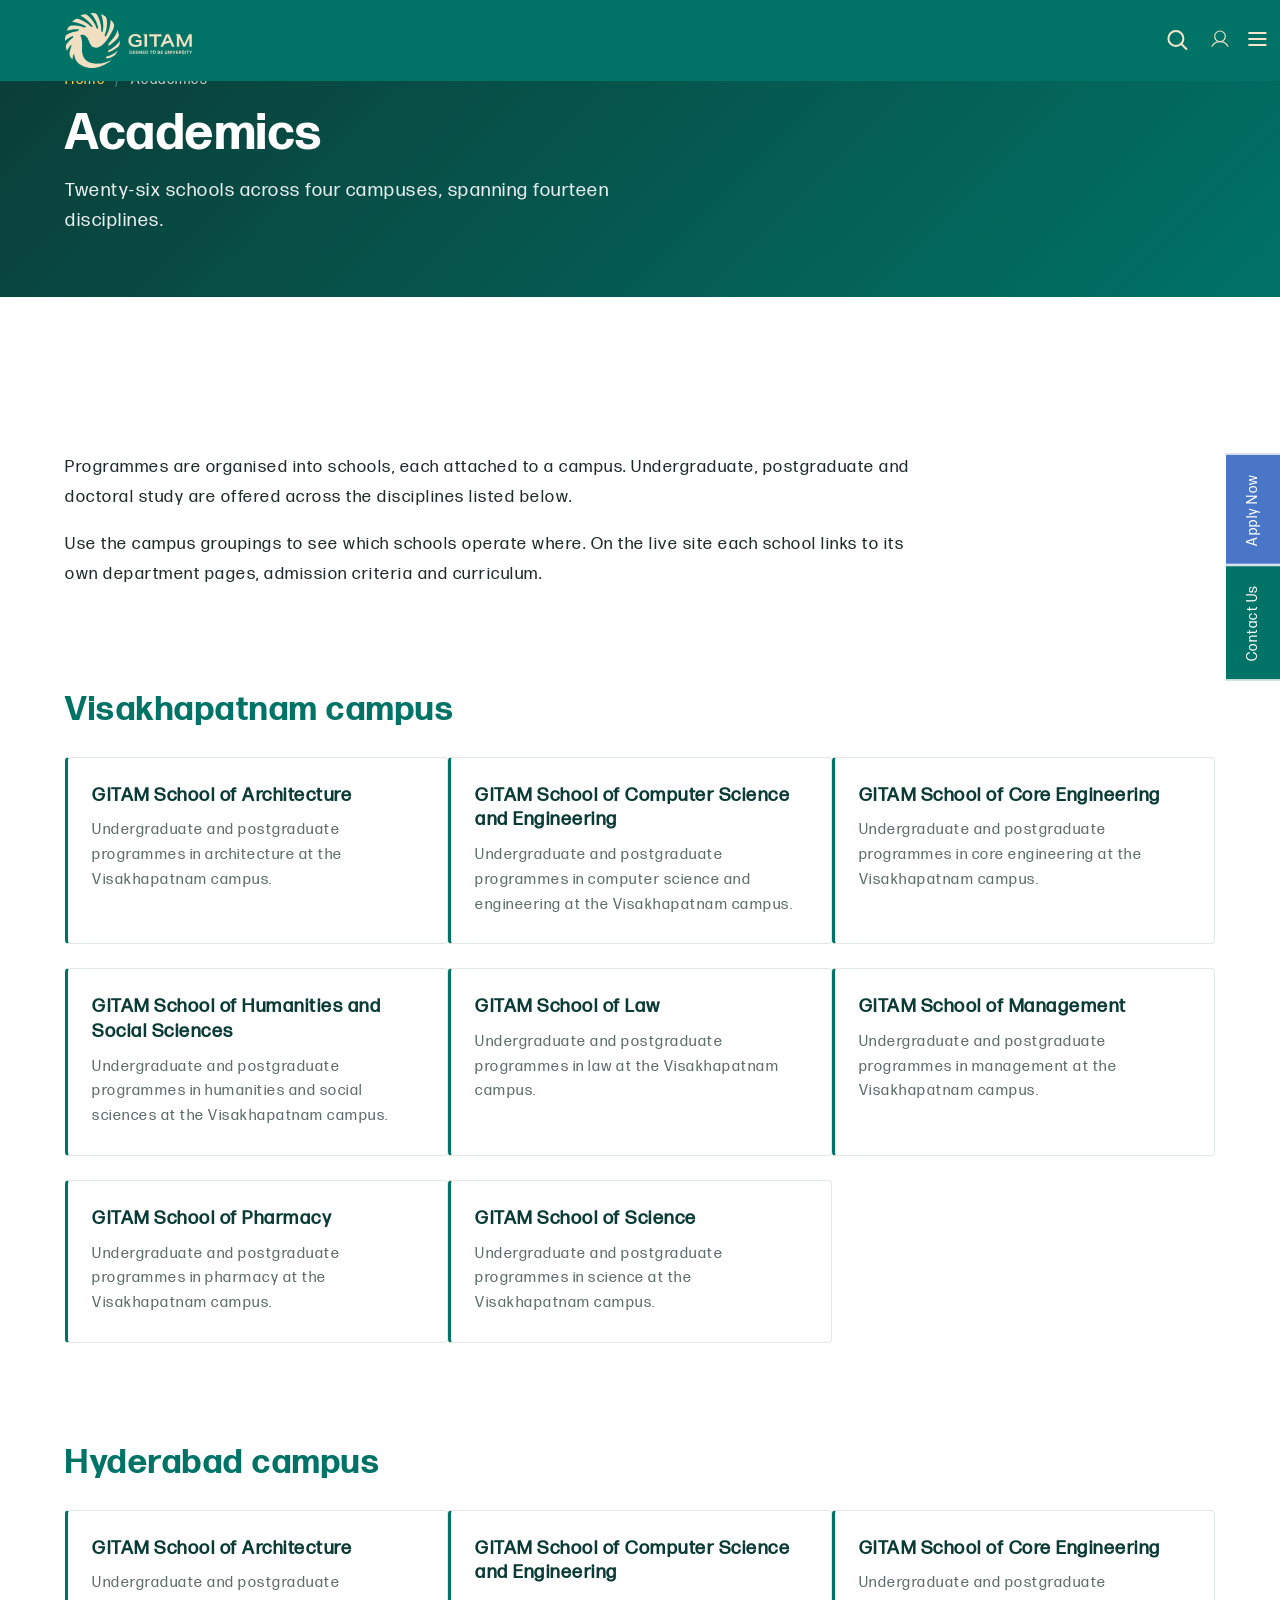
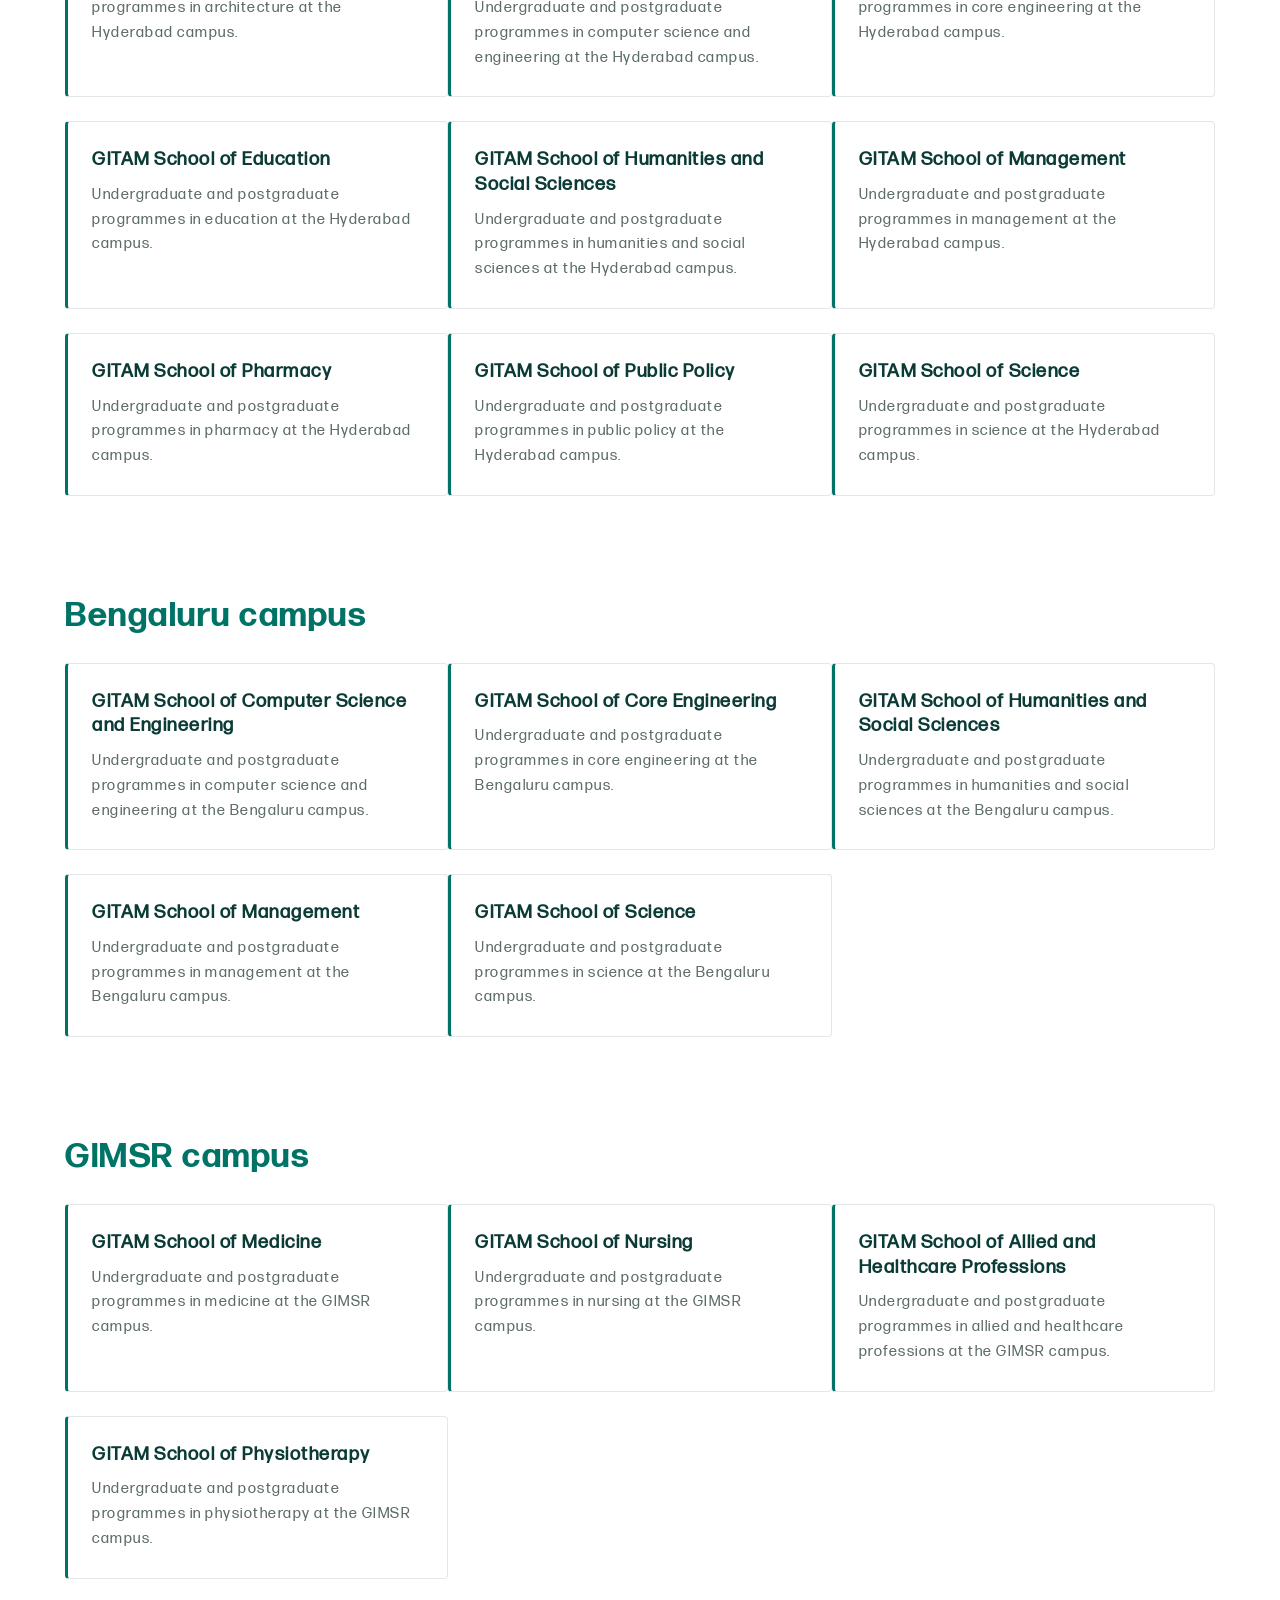
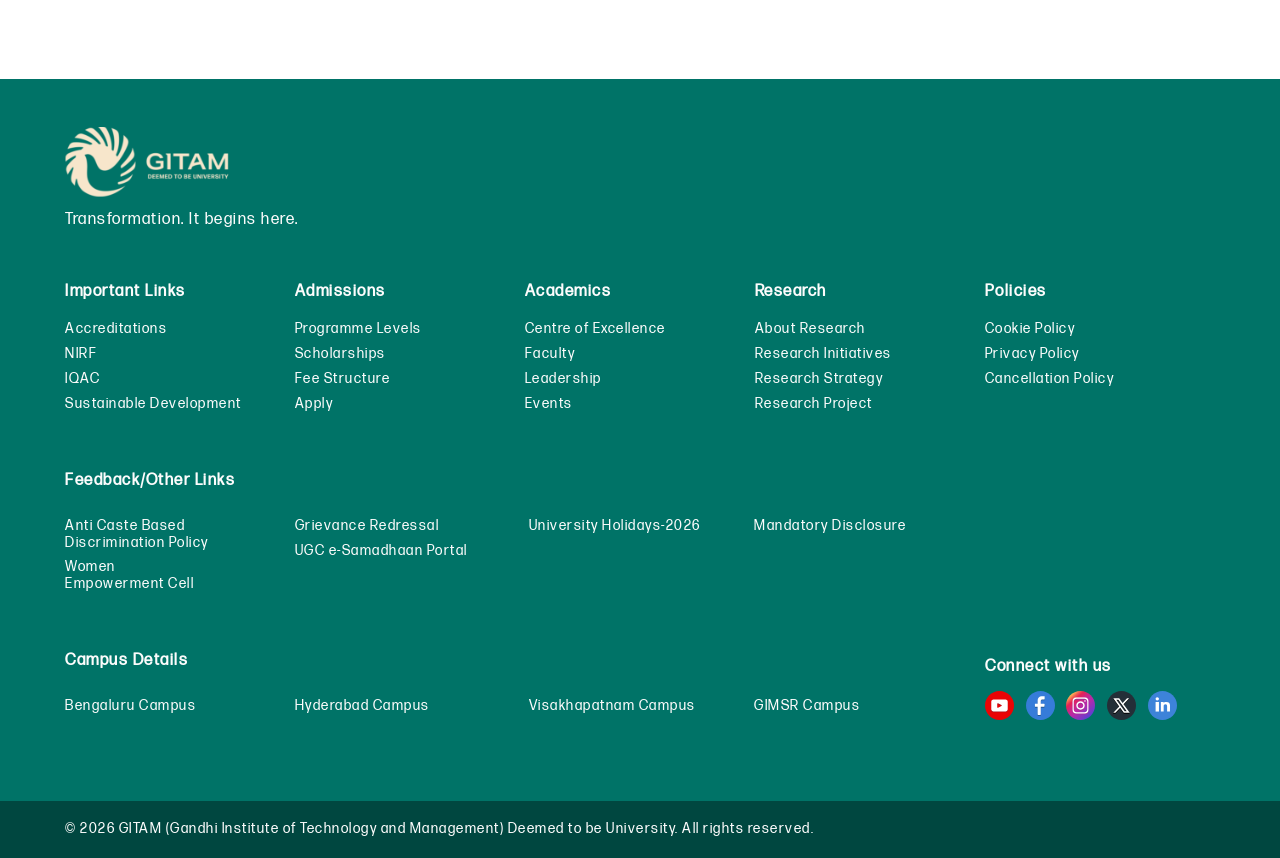
<file: academics.html>
<!DOCTYPE html>
<html lang="en" dir="ltr" prefix="og: https://ogp.me/ns#">
  <head>
    <meta charset="utf-8" />
    <meta name="robots" content="noindex, nofollow" />
    <meta name="theme-color" content="#007367">
<style>/* @see https://github.com/aFarkas/lazysizes#broken-image-symbol */.js img.lazyload:not([src]) { visibility: hidden; }/* @see https://github.com/aFarkas/lazysizes#automatically-setting-the-sizes-attribute */.js img.lazyloaded[data-sizes=auto] { display: block; width: 100%; }/* Transition effect. */.js .lazyload, .js .lazyloading { opacity: 0; }.js .lazyloaded { opacity: 1; -webkit-transition: opacity 2000ms; transition: opacity 2000ms; }</style>
<meta name="description" content="GITAM Deemed to be University provides multidisciplinary education with a focus on applied learning, translational research, and holistic student development. Discover our programs in engineering, management, medical sciences, and more. Join a global network of 85,000+ alumni." />
<meta property="og:site_name" content="Gandhi Institute of Technology and Management" />
<meta property="og:title" content="Academics | GITAM" />
<meta property="og:description" content="GITAM Deemed to be University provides multidisciplinary education with a focus on applied learning, translational research, and holistic student development. Discover our programs in engineering, management, medical sciences, and more. Join a global network of 85,000+ alumni." />
<meta name="twitter:card" content="summary" />
<meta name="twitter:title" content="Academics | GITAM" />
<meta name="twitter:description" content="GITAM Deemed to be University provides multidisciplinary education with a focus on applied learning, translational research, and holistic student development. Discover our programs in engineering, management, medical sciences, and more. Join a global network of 85,000+ alumni." />
<meta name="MobileOptimized" content="width" />
<meta name="HandheldFriendly" content="true" />
<meta name="viewport" content="width=device-width, initial-scale=1.0" />
<link rel="icon" href="themes/gitam/favicon.ico" type="image/vnd.microsoft.icon" />

    <title>Academics | GITAM (Student Project Clone)</title>
    <link rel="stylesheet" media="all" href="themes/gitam/assets/css/app_base.min.css" />
<link rel="stylesheet" media="all" href="themes/gitam/assets/css/app.min.css" />
<style>.lazybg { background-image: none !important }</style>

    <link rel="stylesheet" media="all" href="sites/default/files/css/css_OX30RRLU5gwE7jYgCJ45GpTTz7spOX3sjwodpW3MmH0.css" />
    <link rel="stylesheet" media="all" href="assets/css/site.css" />


    
    
    

    
    
<script>
window.addEventListener('DOMContentLoaded', (event) => {
    const lazyImages = document.querySelectorAll('.lazybg');
    const backgroundOptions = {
       threshold: 0,
       rootMargin: "0px 0px 50px 0px"
    };
    const imageObserver = new IntersectionObserver((entries, imageObserver) => {
       entries.forEach(entry => {
           if (entry.isIntersecting) {
               showImageBackground(entry.target);
               imageObserver.unobserve(entry.target);
           }
       });
    }, backgroundOptions);
 
    lazyImages.forEach(image => {
       imageObserver.observe(image);
    });
 
    function showImageBackground(node) {
       node.classList.remove('lazybg');
    }
 });
</script>





<!-- Local Business Schema -->
<script type="application/ld+json">
{
        "@context": "https://schema.org",
        "@type": "CollegeOrUniversity",
        "name": "GITAM Deemed to be University",
        "address": {
                "@type": "PostalAddress",
                "streetAddress": "Gandhi Nagar, Rushikonda",
                "addressLocality": "Visakhapatnam",
                "addressRegion": "Andhra Pradesh",
                "postalCode": "530045"
        },
        "telephone": "089128 40501",
        "url": "https://www.gitam.edu/",
        "paymentAccepted": [ "credit card", "paypal" ],
        "openingHours": "Mo,Tu,We,Th,Fr 08:00-17:00",
        "openingHoursSpecification": [ {
                "@type": "OpeningHoursSpecification",
                "dayOfWeek": [
                        "Monday",
                        "Tuesday",
                        "Wednesday",
                        "Thursday",
                        "Friday"
                ],
                "opens": "08:00",
                "closes": "17:00"
        } ],
        "priceRange":"$$$$"

}
</script>
<!-- Local Business Schema -->
<!--Organization Schema -->
<script type="application/ld+json">
{
  "@context": "https://schema.org",
  "@type": "CollegeOrUniversity",
  "name": "GITAM Deemed to be University",
  "url": "https://www.gitam.edu/",
  "logo": "https://www.gitam.edu/themes/gitam/assets/images/gitam-logo.svg",
  "alternateName": "Gandhi Institute of Technology and Management",
  "sameAs": [
    "https://www.facebook.com/gitamdeemeduniversity",
    "https://x.com/GITAMUniversity",
    "https://www.instagram.com/gitamdeemeduniversity/",
    "https://www.linkedin.com/school/gitam-deemed-university",
    "https://www.youtube.com/gitamdeemeduniversity"
  ]
}
</script>
<!--Organization Schema -->

    
  </head>

  
  <body class="version2 node--type-page interior-page">
    
    
      <div class="dialog-off-canvas-main-canvas" data-off-canvas-main-canvas>
    

  <div>
    <header id="header" class="mainheader stickyheader">
<nav class="navbar-top">
    <div class="container">
        <div class="navbar-info"> <span>Information For:</span>
            <ul class="navbar-list">
                                                    <li>
                        <a href="aspiring-students.html" >
                        <!--    -->
                        Aspiring Students</a>
                    </li>
                                    <li>
                        <a href="campus-life.html" >
                        <!--    -->
                        Campus Life</a>
                    </li>
                                    <li>
                        <a href="#"  target="_blank" >
                        <!--    -->
                        Alumni</a>
                    </li>
                                    <li>
                        <a href="about-us.html" >
                        <!--    -->
                        Faculty</a>
                    </li>
                                    <li>
                        <a href="#"  target="_blank" >
                        <!--    -->
                        Entrepreneurship</a>
                    </li>
                                    <li>
                        <a href="contact-us.html" >
                        <!--    -->
                        FAQs</a>
                    </li>
                                    <li>
                        <a href="#"  target="_blank" >
                        <!--    -->
                        Careers</a>
                    </li>
                            </ul>
        </div>
        <div class="navbar-actions">
            <div class="search-bar">
                <div class="popup popupfilter">
                    <a href="javascript:;" class="searchpopup__trigger fpopup" data-popup-id="searchpopup1" aria-haspopup="dialog" ><img width="25" height="24" class="responsive-img" src="themes/gitam/assets/images/search-mobile.svg" alt="Search"></a>

                </div>
                            </div>
            <div class="user-icon">
                <div class="dropdown">
                    <ul class="menu">
                        <li class="menu-item menu-dropdown">
                            <span class="menu-link" data-toggle="submenu"><img class="dropbtn" alt="User Account" src="themes/gitam/assets/images/signon.svg" /><i class="bx bx-chevron-down"></i></span>
                            <ul class="submenu">
                                                                                                    <li class="submenu-item">
                                        <a class="submenu-link" href="#"  target="_blank" >Employee Login</a>
                                    </li>
                                                                    <li class="submenu-item">
                                        <a class="submenu-link" href="#"  target="_blank" >Parent Login</a>
                                    </li>
                                                                    <li class="submenu-item">
                                        <a class="submenu-link" href="#"  target="_blank" >Student Login</a>
                                    </li>
                                                                    <li class="submenu-item">
                                        <a class="submenu-link" href="#"  target="_blank" >Payments</a>
                                    </li>
                                                            </ul>
                        </li>
                    </ul>
                </div>
            </div>
        </div>
    </div>
</nav>
<div class="header">
    <div class="container d-flex">
        <div class="header__logosection">
            <a href="index.html"> <img class="wh-full responsive-img" src="themes/gitam/assets/images/gitam-logo.svg" width="161" height="69" alt="GITAM logo" title="Gitam"> </a>
        </div>
        <div class="header__rightsection">
            <div class="clicksearch-form hide-desktop">
                <a href="javascript:;" class="searchpopup__trigger fpopup" data-popup-id="searchpopup1" aria-haspopup="dialog"><img src="themes/gitam/assets/images/search-mobile.svg" alt="Search"></a>
            </div>
            <div class="user-icon hide-desktop">
                <div class="dropdown"> <img class="dropbtn" src="themes/gitam/assets/images/signon.svg" alt="User">
                    <div class="dropdown-content">
                                                                            <a href="#"  target="_blank" >Employee Login</a>
                                                    <a href="#"  target="_blank" >Parent Login</a>
                                                    <a href="#"  target="_blank" >Student Login</a>
                                                    <a href="#"  target="_blank" >Payments</a>
                                            </div>
                </div>
            </div>
            <div class="menuwrapper"> <!-- Header Menu Button -->
                <div id="mobilegitam" class="mobilegitam mobilegitam-menu"><img alt="Gitam" src="themes/gitam/assets/images/toggler.svg"></div>
                <div id="close-icon" class="close-icon"><img src="themes/gitam/assets/images/close-icon.svg" alt="close"></div> <span class="overlay"></span>
                <nav class="navbar" id="navbar">
                    <ul class="menu " id="menu">
                                                                                                            <li class="menu-item menu-dropdown" parent-toggle="parentmenuclick">
                                    <span class="menu-link" data-toggle="submenu">
                                                                                    About Us<i class="bx bx-chevron-down"></i>
                                                                            </span>
                                    <ul class="submenu">
                                                                                    <li class="submenu-item ">
                                                                                                    <a class="submenu-link" href="about-us.html" > About GITAM  </a>
                                                                                                </li>
                                                                                    <li class="submenu-item submenu-dropdown">
                                                                                                    <span class="submenu-link" data-toggle="innersubmenu"> <a class="submenu-link" href="javascript:;" > Campus Life  </a></span>
                                                    <ul class="innersubmenu">
                                                                                                                <li class="innersubmenu-item">
                                                            <a class="innersubmenu-link" href="campus-life.html" >Bengaluru </a>

                                                        </li>
                                                                                                                <li class="innersubmenu-item">
                                                            <a class="innersubmenu-link" href="campus-life.html" >Visakhapatnam </a>

                                                        </li>
                                                                                                                <li class="innersubmenu-item">
                                                            <a class="innersubmenu-link" href="campus-life.html" >Hyderabad </a>

                                                        </li>
                                                                                                                <li class="innersubmenu-item">
                                                            <a class="innersubmenu-link" href="campus-life.html" >GIMSR </a>

                                                        </li>
                                                                                                            </ul>
                                                                                                </li>
                                                                                    <li class="submenu-item ">
                                                                                                    <a class="submenu-link" href="about-us.html" > Faculty  </a>
                                                                                                </li>
                                                                                    <li class="submenu-item ">
                                                                                                    <a class="submenu-link" href="about-us.html" > Leadership  </a>
                                                                                                </li>
                                                                                    <li class="submenu-item ">
                                                                                                    <a class="submenu-link" href="#"  target="_blank" > Women Empowerment Cell  </a>
                                                                                                </li>
                                                                            </ul>
                                </li>
                                                                                                                <li class="menu-item menu-dropdown" parent-toggle="parentmenuclick">
                                    <span class="menu-link" data-toggle="submenu">
                                                                                    Accreditation<i class="bx bx-chevron-down"></i>
                                                                            </span>
                                    <ul class="submenu">
                                                                                    <li class="submenu-item ">
                                                                                                    <a class="submenu-link" href="#"  target="_blank" > IQAC  </a>
                                                                                                </li>
                                                                                    <li class="submenu-item ">
                                                                                                    <a class="submenu-link" href="about-us.html" > Accreditation &amp; Ranking  </a>
                                                                                                </li>
                                                                                    <li class="submenu-item ">
                                                                                                    <a class="submenu-link" href="#"  target="_blank" > NIRF  </a>
                                                                                                </li>
                                                                                    <li class="submenu-item ">
                                                                                                    <a class="submenu-link" href="about-us.html" > Sustainable Development  </a>
                                                                                                </li>
                                                                                    <li class="submenu-item submenu-dropdown">
                                                                                                    <span class="submenu-link" data-toggle="innersubmenu"> <a class="submenu-link" href="javascript:;" > Policies  </a></span>
                                                    <ul class="innersubmenu">
                                                                                                                <li class="innersubmenu-item">
                                                            <a class="innersubmenu-link" href="#"  target="_blank" >Climate Action </a>

                                                        </li>
                                                                                                                <li class="innersubmenu-item">
                                                            <a class="innersubmenu-link" href="#"  target="_blank" >Sustainable Procurement </a>

                                                        </li>
                                                                                                                <li class="innersubmenu-item">
                                                            <a class="innersubmenu-link" href="#"  target="_blank" >Sustainable Investment </a>

                                                        </li>
                                                                                                                <li class="innersubmenu-item">
                                                            <a class="innersubmenu-link" href="#"  target="_blank" >Net Zero Commitment </a>

                                                        </li>
                                                                                                                <li class="innersubmenu-item">
                                                            <a class="innersubmenu-link" href="#"  target="_blank" >Equality, Diversity and Inclusiveness </a>

                                                        </li>
                                                                                                                <li class="innersubmenu-item">
                                                            <a class="innersubmenu-link" href="#"  target="_blank" >Committee for Differently Abled </a>

                                                        </li>
                                                                                                                <li class="innersubmenu-item">
                                                            <a class="innersubmenu-link" href="#"  target="_blank" >Equal Opportunity Cell </a>

                                                        </li>
                                                                                                            </ul>
                                                                                                </li>
                                                                                    <li class="submenu-item ">
                                                                                                    <a class="submenu-link" href="#"  target="_blank" > Feedback  </a>
                                                                                                </li>
                                                                                    <li class="submenu-item ">
                                                                                                    <a class="submenu-link" href="academics.html" > ITEP (NCTE)  </a>
                                                                                                </li>
                                                                            </ul>
                                </li>
                                                                                                                <li class="menu-item menu-dropdown" parent-toggle="parentmenuclick">
                                    <span class="menu-link" data-toggle="submenu">
                                                                                    Academics<i class="bx bx-chevron-down"></i>
                                                                            </span>
                                    <ul class="submenu">
                                                                                    <li class="submenu-item submenu-dropdown">
                                                                                                    <span class="submenu-link" data-toggle="innersubmenu"> <a class="submenu-link" href="javascript:;" > Bengaluru  </a></span>
                                                    <ul class="innersubmenu">
                                                                                                                <li class="innersubmenu-item">
                                                            <a class="innersubmenu-link" href="academics.html" >Computer Science and Engineering </a>

                                                        </li>
                                                                                                                <li class="innersubmenu-item">
                                                            <a class="innersubmenu-link" href="academics.html" >Core Engineering </a>

                                                        </li>
                                                                                                                <li class="innersubmenu-item">
                                                            <a class="innersubmenu-link" href="academics.html" >Humanities and Social Sciences </a>

                                                        </li>
                                                                                                                <li class="innersubmenu-item">
                                                            <a class="innersubmenu-link" href="academics.html" >Management </a>

                                                        </li>
                                                                                                                <li class="innersubmenu-item">
                                                            <a class="innersubmenu-link" href="academics.html" >Science </a>

                                                        </li>
                                                                                                            </ul>
                                                                                                </li>
                                                                                    <li class="submenu-item submenu-dropdown">
                                                                                                    <span class="submenu-link" data-toggle="innersubmenu"> <a class="submenu-link" href="javascript:;" > Hyderabad  </a></span>
                                                    <ul class="innersubmenu">
                                                                                                                <li class="innersubmenu-item">
                                                            <a class="innersubmenu-link" href="academics.html" >Architecture </a>

                                                        </li>
                                                                                                                <li class="innersubmenu-item">
                                                            <a class="innersubmenu-link" href="academics.html" >Computer Science and Engineering </a>

                                                        </li>
                                                                                                                <li class="innersubmenu-item">
                                                            <a class="innersubmenu-link" href="academics.html" >Core Engineering </a>

                                                        </li>
                                                                                                                <li class="innersubmenu-item">
                                                            <a class="innersubmenu-link" href="academics.html" >Education </a>

                                                        </li>
                                                                                                                <li class="innersubmenu-item">
                                                            <a class="innersubmenu-link" href="academics.html" >Humanities and Social Sciences </a>

                                                        </li>
                                                                                                                <li class="innersubmenu-item">
                                                            <a class="innersubmenu-link" href="academics.html" >Management </a>

                                                        </li>
                                                                                                                <li class="innersubmenu-item">
                                                            <a class="innersubmenu-link" href="academics.html" >Pharmacy </a>

                                                        </li>
                                                                                                                <li class="innersubmenu-item">
                                                            <a class="innersubmenu-link" href="#"  target="_blank" >Public Policy </a>

                                                        </li>
                                                                                                                <li class="innersubmenu-item">
                                                            <a class="innersubmenu-link" href="academics.html" >Science </a>

                                                        </li>
                                                                                                            </ul>
                                                                                                </li>
                                                                                    <li class="submenu-item submenu-dropdown">
                                                                                                    <span class="submenu-link" data-toggle="innersubmenu"> <a class="submenu-link" href="javascript:;" > Visakhapatnam  </a></span>
                                                    <ul class="innersubmenu">
                                                                                                                <li class="innersubmenu-item">
                                                            <a class="innersubmenu-link" href="academics.html" >Architecture </a>

                                                        </li>
                                                                                                                <li class="innersubmenu-item">
                                                            <a class="innersubmenu-link" href="academics.html" >Computer Science and Engineering </a>

                                                        </li>
                                                                                                                <li class="innersubmenu-item">
                                                            <a class="innersubmenu-link" href="academics.html" >Core Engineering </a>

                                                        </li>
                                                                                                                <li class="innersubmenu-item">
                                                            <a class="innersubmenu-link" href="academics.html" >Humanities and Social Sciences </a>

                                                        </li>
                                                                                                                <li class="innersubmenu-item">
                                                            <a class="innersubmenu-link" href="academics.html" >Law </a>

                                                        </li>
                                                                                                                <li class="innersubmenu-item">
                                                            <a class="innersubmenu-link" href="academics.html" >Management </a>

                                                        </li>
                                                                                                                <li class="innersubmenu-item">
                                                            <a class="innersubmenu-link" href="academics.html" >Pharmacy </a>

                                                        </li>
                                                                                                                <li class="innersubmenu-item">
                                                            <a class="innersubmenu-link" href="academics.html" >Science </a>

                                                        </li>
                                                                                                            </ul>
                                                                                                </li>
                                                                                    <li class="submenu-item submenu-dropdown">
                                                                                                    <span class="submenu-link" data-toggle="innersubmenu"> <a class="submenu-link" href="academics.html" > GIMSR  </a></span>
                                                    <ul class="innersubmenu">
                                                                                                                <li class="innersubmenu-item">
                                                            <a class="innersubmenu-link" href="academics.html" >Medicine </a>

                                                        </li>
                                                                                                                <li class="innersubmenu-item">
                                                            <a class="innersubmenu-link" href="academics.html" >Nursing </a>

                                                        </li>
                                                                                                                <li class="innersubmenu-item">
                                                            <a class="innersubmenu-link" href="academics.html" >Allied and Healthcare Professions </a>

                                                        </li>
                                                                                                                <li class="innersubmenu-item">
                                                            <a class="innersubmenu-link" href="academics.html" >Physiotherapy </a>

                                                        </li>
                                                                                                            </ul>
                                                                                                </li>
                                                                                    <li class="submenu-item submenu-dropdown">
                                                                                                    <span class="submenu-link" data-toggle="innersubmenu"> <a class="submenu-link" href="javascript:;" > Evaluation  </a></span>
                                                    <ul class="innersubmenu">
                                                                                                                <li class="innersubmenu-item">
                                                            <a class="innersubmenu-link" href="#"  target="_blank" >Results </a>

                                                        </li>
                                                                                                                <li class="innersubmenu-item">
                                                            <a class="innersubmenu-link" href="academics.html" >Applications &amp; Fee Structure </a>

                                                        </li>
                                                                                                                <li class="innersubmenu-item">
                                                            <a class="innersubmenu-link" href="#"  target="_blank" >Apply for Certificates </a>

                                                        </li>
                                                                                                                <li class="innersubmenu-item">
                                                            <a class="innersubmenu-link" href="#"  target="_blank" >Apply for Examinations </a>

                                                        </li>
                                                                                                                <li class="innersubmenu-item">
                                                            <a class="innersubmenu-link" href="academics.html" >Annual Reports </a>

                                                        </li>
                                                                                                                <li class="innersubmenu-item">
                                                            <a class="innersubmenu-link" href="#"  target="_blank" >CGPA to Percentage Conversion Certificate </a>

                                                        </li>
                                                                                                                <li class="innersubmenu-item">
                                                            <a class="innersubmenu-link" href="academics.html" >Evaluation Contact </a>

                                                        </li>
                                                                                                                <li class="innersubmenu-item">
                                                            <a class="innersubmenu-link" href="academics.html" >Redressal of Grievances </a>

                                                        </li>
                                                                                                                <li class="innersubmenu-item">
                                                            <a class="innersubmenu-link" href="academics.html" >Evaluation Norms </a>

                                                        </li>
                                                                                                                <li class="innersubmenu-item">
                                                            <a class="innersubmenu-link" href="#"  target="_blank" >Examination Notifications </a>

                                                        </li>
                                                                                                                <li class="innersubmenu-item">
                                                            <a class="innersubmenu-link" href="#"  target="_blank" >Examination Time Tables </a>

                                                        </li>
                                                                                                                <li class="innersubmenu-item">
                                                            <a class="innersubmenu-link" href="#"  target="_blank" >Hall Ticket </a>

                                                        </li>
                                                                                                                <li class="innersubmenu-item">
                                                            <a class="innersubmenu-link" href="academics.html" >Instructions To Apply For Examination And Certificates </a>

                                                        </li>
                                                                                                                <li class="innersubmenu-item">
                                                            <a class="innersubmenu-link" href="academics.html" >National Academic Depository(NAD) &amp; Academic Bank of Credits(ABC) </a>

                                                        </li>
                                                                                                                <li class="innersubmenu-item">
                                                            <a class="innersubmenu-link" href="academics.html" >Recent Updates in Regulations </a>

                                                        </li>
                                                                                                                <li class="innersubmenu-item">
                                                            <a class="innersubmenu-link" href="#"  target="_blank" >Request for Credential/Academic Verification </a>

                                                        </li>
                                                                                                            </ul>
                                                                                                </li>
                                                                                    <li class="submenu-item ">
                                                                                                    <a class="submenu-link" href="academics.html" > Liberal Education  </a>
                                                                                                </li>
                                                                                    <li class="submenu-item ">
                                                                                                    <a class="submenu-link" href="academics.html" > Performing Arts  </a>
                                                                                                </li>
                                                                                    <li class="submenu-item ">
                                                                                                    <a class="submenu-link" href="academics.html" > Blended Learning  </a>
                                                                                                </li>
                                                                                    <li class="submenu-item ">
                                                                                                    <a class="submenu-link" href="academics.html" > Curriculum and Syllabus  </a>
                                                                                                </li>
                                                                                    <li class="submenu-item ">
                                                                                                    <a class="submenu-link" href="#"  target="_blank" > Library  </a>
                                                                                                </li>
                                                                                    <li class="submenu-item ">
                                                                                                    <a class="submenu-link" href="academics.html" > Young Entrepreneurs Programme  </a>
                                                                                                </li>
                                                                                    <li class="submenu-item ">
                                                                                                    <a class="submenu-link" href="academics.html"  target="_blank" > Academic Calendar  </a>
                                                                                                </li>
                                                                                    <li class="submenu-item ">
                                                                                                    <a class="submenu-link" href="academics.html"  target="_blank" > Academic Policies  </a>
                                                                                                </li>
                                                                                    <li class="submenu-item ">
                                                                                                    <a class="submenu-link" href="academics.html"  target="_blank" > Academic Regulations  </a>
                                                                                                </li>
                                                                            </ul>
                                </li>
                                                                                                                <li class="menu-item menu-dropdown" parent-toggle="parentmenuclick">
                                    <span class="menu-link" data-toggle="submenu">
                                                                                    Research<i class="bx bx-chevron-down"></i>
                                                                            </span>
                                    <ul class="submenu">
                                                                                    <li class="submenu-item ">
                                                                                                    <a class="submenu-link" href="research.html" > About  </a>
                                                                                                </li>
                                                                                    <li class="submenu-item ">
                                                                                                    <a class="submenu-link" href="research.html" > Strategy  </a>
                                                                                                </li>
                                                                                    <li class="submenu-item submenu-dropdown">
                                                                                                    <span class="submenu-link" data-toggle="innersubmenu"> <a class="submenu-link" href="research.html" > Research Initiatives  </a></span>
                                                    <ul class="innersubmenu">
                                                                                                                <li class="innersubmenu-item">
                                                            <a class="innersubmenu-link" href="#"  target="_blank" >Research &amp; Mentoring Program </a>

                                                        </li>
                                                                                                            </ul>
                                                                                                </li>
                                                                                    <li class="submenu-item ">
                                                                                                    <a class="submenu-link" href="research.html" > Research Policies  </a>
                                                                                                </li>
                                                                                    <li class="submenu-item ">
                                                                                                    <a class="submenu-link" href="research.html" > Centers of Excellence  </a>
                                                                                                </li>
                                                                                    <li class="submenu-item ">
                                                                                                    <a class="submenu-link" href="research.html" > DBT Funded Projects  </a>
                                                                                                </li>
                                                                                    <li class="submenu-item ">
                                                                                                    <a class="submenu-link" href="research.html" > Patents  </a>
                                                                                                </li>
                                                                                    <li class="submenu-item ">
                                                                                                    <a class="submenu-link" href="research.html" > Publications  </a>
                                                                                                </li>
                                                                                    <li class="submenu-item ">
                                                                                                    <a class="submenu-link" href="research.html" > MURTI  </a>
                                                                                                </li>
                                                                                    <li class="submenu-item ">
                                                                                                    <a class="submenu-link" href="#"  target="_blank" > I-STEM Equipment  </a>
                                                                                                </li>
                                                                                    <li class="submenu-item ">
                                                                                                    <a class="submenu-link" href="#"  target="_blank" > G-TEC  </a>
                                                                                                </li>
                                                                                    <li class="submenu-item ">
                                                                                                    <a class="submenu-link" href="research.html" > Ph.D. Programmes  </a>
                                                                                                </li>
                                                                            </ul>
                                </li>
                                                                                                                <li class="menu-item menu-dropdown" parent-toggle="parentmenuclick">
                                    <span class="menu-link" data-toggle="submenu">
                                                                                    Fee &amp; Scholarships<i class="bx bx-chevron-down"></i>
                                                                            </span>
                                    <ul class="submenu">
                                                                                    <li class="submenu-item ">
                                                                                                    <a class="submenu-link" href="fee-scholarships.html" > Scholarships  </a>
                                                                                                </li>
                                                                                    <li class="submenu-item ">
                                                                                                    <a class="submenu-link" href="fee-scholarships.html" > Fee Structure  </a>
                                                                                                </li>
                                                                                    <li class="submenu-item ">
                                                                                                    <a class="submenu-link" href="fee-scholarships.html" > Education Loan  </a>
                                                                                                </li>
                                                                                    <li class="submenu-item ">
                                                                                                    <a class="submenu-link" href="#"  target="_blank" > Pay Fee  </a>
                                                                                                </li>
                                                                            </ul>
                                </li>
                                                                                                                <li class="menu-item menu-dropdown" parent-toggle="parentmenuclick">
                                    <span class="menu-link" data-toggle="submenu">
                                                                                    Career Guidance<i class="bx bx-chevron-down"></i>
                                                                            </span>
                                    <ul class="submenu">
                                                                                    <li class="submenu-item ">
                                                                                                    <a class="submenu-link" href="career-guidance.html" > GITAM Career Guidance Centre (GCGC)  </a>
                                                                                                </li>
                                                                            </ul>
                                </li>
                                                                                                                <li class="menu-item menu-dropdown" parent-toggle="parentmenuclick">
                                    <span class="menu-link" data-toggle="submenu">
                                                                                    Events<i class="bx bx-chevron-down"></i>
                                                                            </span>
                                    <ul class="submenu">
                                                                                    <li class="submenu-item ">
                                                                                                    <a class="submenu-link" href="campus-life.html" > Events  </a>
                                                                                                </li>
                                                                                    <li class="submenu-item ">
                                                                                                    <a class="submenu-link" href="campus-life.html" > Changemakers  </a>
                                                                                                </li>
                                                                            </ul>
                                </li>
                                                                        </ul>
                    <ul class="navbar-list visibilityshowhide">
                                                                            <li>
                                <a href="aspiring-students.html" >
                                Aspiring Students</a>
                            </li>
                                                    <li>
                                <a href="campus-life.html" >
                                Campus Life</a>
                            </li>
                                                    <li>
                                <a href="#"  target="_blank" >
                                Alumni</a>
                            </li>
                                                    <li>
                                <a href="about-us.html" >
                                Faculty</a>
                            </li>
                                                    <li>
                                <a href="#"  target="_blank" >
                                Entrepreneurship</a>
                            </li>
                                                    <li>
                                <a href="contact-us.html" >
                                FAQs</a>
                            </li>
                                                    <li>
                                <a href="#"  target="_blank" >
                                Careers</a>
                            </li>
                                            </ul>
                </nav>
            </div>
        </div>
    </div>
</div>
</header>

<main class="interior">
  <section class="interior-hero">
    <div class="container">
      <nav class="interior-crumbs" aria-label="Breadcrumb">
        <a href="index.html">Home</a><span aria-hidden="true">/</span><span>Academics</span>
      </nav>
      <h1>Academics</h1>
      <p class="interior-lede">Twenty-six schools across four campuses, spanning fourteen disciplines.</p>
    </div>
  </section>
  <section class="section ">
    <div class="container">
      
      <div class="row"><div class="col-12 col-lg-9"><div class="interior-prose"><p>Programmes are organised into schools, each attached to a campus. Undergraduate, postgraduate and doctoral study are offered across the disciplines listed below.</p>
<p>Use the campus groupings to see which schools operate where. On the live site each school links to its own department pages, admission criteria and curriculum.</p></div></div></div>
    </div>
  </section>
  <section class="section ">
    <div class="container">
      <h2>Visakhapatnam campus</h2>
      <div class="row">
        <div class="col-12 col-md-6 col-lg-4">
          <div class="interior-card"><h3>GITAM School of Architecture</h3><p>Undergraduate and postgraduate programmes in architecture at the Visakhapatnam campus.</p></div>
        </div>
        <div class="col-12 col-md-6 col-lg-4">
          <div class="interior-card"><h3>GITAM School of Computer Science and Engineering</h3><p>Undergraduate and postgraduate programmes in computer science and engineering at the Visakhapatnam campus.</p></div>
        </div>
        <div class="col-12 col-md-6 col-lg-4">
          <div class="interior-card"><h3>GITAM School of Core Engineering</h3><p>Undergraduate and postgraduate programmes in core engineering at the Visakhapatnam campus.</p></div>
        </div>
        <div class="col-12 col-md-6 col-lg-4">
          <div class="interior-card"><h3>GITAM School of Humanities and Social Sciences</h3><p>Undergraduate and postgraduate programmes in humanities and social sciences at the Visakhapatnam campus.</p></div>
        </div>
        <div class="col-12 col-md-6 col-lg-4">
          <div class="interior-card"><h3>GITAM School of Law</h3><p>Undergraduate and postgraduate programmes in law at the Visakhapatnam campus.</p></div>
        </div>
        <div class="col-12 col-md-6 col-lg-4">
          <div class="interior-card"><h3>GITAM School of Management</h3><p>Undergraduate and postgraduate programmes in management at the Visakhapatnam campus.</p></div>
        </div>
        <div class="col-12 col-md-6 col-lg-4">
          <div class="interior-card"><h3>GITAM School of Pharmacy</h3><p>Undergraduate and postgraduate programmes in pharmacy at the Visakhapatnam campus.</p></div>
        </div>
        <div class="col-12 col-md-6 col-lg-4">
          <div class="interior-card"><h3>GITAM School of Science</h3><p>Undergraduate and postgraduate programmes in science at the Visakhapatnam campus.</p></div>
        </div>
      </div>
    </div>
  </section>
  <section class="section ">
    <div class="container">
      <h2>Hyderabad campus</h2>
      <div class="row">
        <div class="col-12 col-md-6 col-lg-4">
          <div class="interior-card"><h3>GITAM School of Architecture</h3><p>Undergraduate and postgraduate programmes in architecture at the Hyderabad campus.</p></div>
        </div>
        <div class="col-12 col-md-6 col-lg-4">
          <div class="interior-card"><h3>GITAM School of Computer Science and Engineering</h3><p>Undergraduate and postgraduate programmes in computer science and engineering at the Hyderabad campus.</p></div>
        </div>
        <div class="col-12 col-md-6 col-lg-4">
          <div class="interior-card"><h3>GITAM School of Core Engineering</h3><p>Undergraduate and postgraduate programmes in core engineering at the Hyderabad campus.</p></div>
        </div>
        <div class="col-12 col-md-6 col-lg-4">
          <div class="interior-card"><h3>GITAM School of Education</h3><p>Undergraduate and postgraduate programmes in education at the Hyderabad campus.</p></div>
        </div>
        <div class="col-12 col-md-6 col-lg-4">
          <div class="interior-card"><h3>GITAM School of Humanities and Social Sciences</h3><p>Undergraduate and postgraduate programmes in humanities and social sciences at the Hyderabad campus.</p></div>
        </div>
        <div class="col-12 col-md-6 col-lg-4">
          <div class="interior-card"><h3>GITAM School of Management</h3><p>Undergraduate and postgraduate programmes in management at the Hyderabad campus.</p></div>
        </div>
        <div class="col-12 col-md-6 col-lg-4">
          <div class="interior-card"><h3>GITAM School of Pharmacy</h3><p>Undergraduate and postgraduate programmes in pharmacy at the Hyderabad campus.</p></div>
        </div>
        <div class="col-12 col-md-6 col-lg-4">
          <div class="interior-card"><h3>GITAM School of Public Policy</h3><p>Undergraduate and postgraduate programmes in public policy at the Hyderabad campus.</p></div>
        </div>
        <div class="col-12 col-md-6 col-lg-4">
          <div class="interior-card"><h3>GITAM School of Science</h3><p>Undergraduate and postgraduate programmes in science at the Hyderabad campus.</p></div>
        </div>
      </div>
    </div>
  </section>
  <section class="section ">
    <div class="container">
      <h2>Bengaluru campus</h2>
      <div class="row">
        <div class="col-12 col-md-6 col-lg-4">
          <div class="interior-card"><h3>GITAM School of Computer Science and Engineering</h3><p>Undergraduate and postgraduate programmes in computer science and engineering at the Bengaluru campus.</p></div>
        </div>
        <div class="col-12 col-md-6 col-lg-4">
          <div class="interior-card"><h3>GITAM School of Core Engineering</h3><p>Undergraduate and postgraduate programmes in core engineering at the Bengaluru campus.</p></div>
        </div>
        <div class="col-12 col-md-6 col-lg-4">
          <div class="interior-card"><h3>GITAM School of Humanities and Social Sciences</h3><p>Undergraduate and postgraduate programmes in humanities and social sciences at the Bengaluru campus.</p></div>
        </div>
        <div class="col-12 col-md-6 col-lg-4">
          <div class="interior-card"><h3>GITAM School of Management</h3><p>Undergraduate and postgraduate programmes in management at the Bengaluru campus.</p></div>
        </div>
        <div class="col-12 col-md-6 col-lg-4">
          <div class="interior-card"><h3>GITAM School of Science</h3><p>Undergraduate and postgraduate programmes in science at the Bengaluru campus.</p></div>
        </div>
      </div>
    </div>
  </section>
  <section class="section ">
    <div class="container">
      <h2>GIMSR campus</h2>
      <div class="row">
        <div class="col-12 col-md-6 col-lg-4">
          <div class="interior-card"><h3>GITAM School of Medicine</h3><p>Undergraduate and postgraduate programmes in medicine at the GIMSR campus.</p></div>
        </div>
        <div class="col-12 col-md-6 col-lg-4">
          <div class="interior-card"><h3>GITAM School of Nursing</h3><p>Undergraduate and postgraduate programmes in nursing at the GIMSR campus.</p></div>
        </div>
        <div class="col-12 col-md-6 col-lg-4">
          <div class="interior-card"><h3>GITAM School of Allied and Healthcare Professions</h3><p>Undergraduate and postgraduate programmes in allied and healthcare professions at the GIMSR campus.</p></div>
        </div>
        <div class="col-12 col-md-6 col-lg-4">
          <div class="interior-card"><h3>GITAM School of Physiotherapy</h3><p>Undergraduate and postgraduate programmes in physiotherapy at the GIMSR campus.</p></div>
        </div>
      </div>
    </div>
  </section>
</main>
<footer class="footer footer--bg footer__multicolumn footer__multicolumn--2 mt-4">
    <div class="container">
        <div class="footer__wrapper"> <!-- Footer Logo -->
            <div class="row">
                <div class="footer__logo mrb30">
                    <a href="index.html"> <img src="themes/gitam/assets/images/footer-logo.svg" alt="GITAM" title="GITAM" loading="lazy"> </a>
                    <p>Transformation. It begins here.</p>
                </div>
            </div> <!-- Footer List Row 1 -->
            <div class="row justify-center">
                                                    <div class="col-sm-12 col-sm-4 col-lg-2  mobile mrb30 0">
                        <div class="footer__title">
                            <h4>Important Links</h4> <span class="footer__title--icon"></span>
                        </div>
                        <ul class="footer__list">
                                                                                            <li class="footer__item"><a href="about-us.html"  >Accreditations</a></li>
                                                                <li class="footer__item"><a href="#"   target="_blank" >NIRF</a></li>
                                                                <li class="footer__item"><a href="#"   target="_blank" >IQAC</a></li>
                                                                <li class="footer__item"><a href="about-us.html"  >Sustainable Development</a></li>
                                                                                    </ul>
                    </div>
                                    <div class="col-sm-12 col-sm-4 col-lg-2  offset-lg-3-3  mobile mrb30 1">
                        <div class="footer__title">
                            <h4>Admissions</h4> <span class="footer__title--icon"></span>
                        </div>
                        <ul class="footer__list">
                                                                                            <li class="footer__item"><a href="academics.html"  >Programme Levels</a></li>
                                                                <li class="footer__item"><a href="fee-scholarships.html"  >Scholarships</a></li>
                                                                <li class="footer__item"><a href="fee-scholarships.html"  >Fee Structure</a></li>
                                                                <li class="footer__item"><a href="#"   target="_blank" >Apply</a></li>
                                                                                    </ul>
                    </div>
                                    <div class="col-sm-12 col-sm-4 col-lg-2  offset-lg-3-3  mobile mrb30 2">
                        <div class="footer__title">
                            <h4>Academics</h4> <span class="footer__title--icon"></span>
                        </div>
                        <ul class="footer__list">
                                                                                            <li class="footer__item"><a href="research.html"  >Centre of Excellence</a></li>
                                                                <li class="footer__item"><a href="about-us.html"  >Faculty</a></li>
                                                                <li class="footer__item"><a href="about-us.html"  >Leadership</a></li>
                                                                <li class="footer__item"><a href="campus-life.html"  >Events</a></li>
                                                                                    </ul>
                    </div>
                                    <div class="col-sm-12 col-sm-4 col-lg-2  offset-lg-3-3  mobile mrb30 3">
                        <div class="footer__title">
                            <h4>Research</h4> <span class="footer__title--icon"></span>
                        </div>
                        <ul class="footer__list">
                                                                                            <li class="footer__item"><a href="research.html"  >About Research</a></li>
                                                                <li class="footer__item"><a href="research.html"  >Research Initiatives</a></li>
                                                                <li class="footer__item"><a href="research.html"  >Research Strategy</a></li>
                                                                <li class="footer__item"><a href="research.html"  >Research Project</a></li>
                                                                                    </ul>
                    </div>
                                    <div class="col-sm-12 col-sm-4 col-lg-2  offset-lg-3-3  mobile mrb30 4">
                        <div class="footer__title">
                            <h4>Policies</h4> <span class="footer__title--icon"></span>
                        </div>
                        <ul class="footer__list">
                                                                                            <li class="footer__item"><a href="#"  >Cookie Policy</a></li>
                                                                <li class="footer__item"><a href="#"  >Privacy Policy</a></li>
                                                                <li class="footer__item"><a href="#"   target="_blank" >Cancellation Policy</a></li>
                                                                                    </ul>
                    </div>
                            </div>

             <div class="row justify-center">
                
                <div class="col-sm-12 col-lg-10 width80 mobile mrb30">
                    <div class="footer__title"><h4>Feedback/Other Links</h4> <span class="footer__title--icon"></span></div>
                     <ul class="footer__list">
                        <li>
                        <div class="row justify-center">
                                                            <div class="col-sm-12 col-sm-4 col-lg-2 col-lg-2   mobile campus1">
                                    <ul class="">
                                                                                                                                <li class="footer__item"><a href="#"  >Anti Caste Based Discrimination Policy</a></li>
                                                                                        <li class="footer__item"><a href="#"   target="_blank" >Women Empowerment Cell</a></li>
                                                                                                                        </ul>
                                </div>
                                                            <div class="col-sm-12 col-sm-4 col-lg-2 col-lg-3 offset-lg-3-3  mobile campus2">
                                    <ul class="">
                                                                                                                                <li class="footer__item"><a href="academics.html"  >Grievance Redressal</a></li>
                                                                                        <li class="footer__item"><a href="#"   target="_blank" >UGC e-Samadhaan Portal</a></li>
                                                                                                                        </ul>
                                </div>
                                                            <div class="col-sm-12 col-sm-4 col-lg-2 col-lg-2 offset-lg-3-3  mobile campus3">
                                    <ul class="">
                                                                                                                                <li class="footer__item"><a href="#"   target="_blank" >University Holidays-2026</a></li>
                                                                                                                        </ul>
                                </div>
                                                            <div class="col-sm-12 col-sm-4 col-lg-2 col-lg-3  offset-lg-7-7 mobile campus4">
                                    <ul class="">
                                                                                                                                <li class="footer__item"><a href="#"   target="_blank" >Mandatory Disclosure</a></li>
                                                                                                                        </ul>
                                </div>
                                                            <div class="col-sm-12 col-sm-4 col-lg-2 col-lg-2   mobile campus5">
                                    <ul class="">
                                                                            </ul>
                                </div>
                                                    </div>
                        </li>
                    </ul>
                </div>

            </div>
            <div class="row justify-center">
                <div class="col-sm-12 col-lg-10 width80 mobile mrb30">
                    <div class="footer__title"><h4>Campus Details</h4> <span class="footer__title--icon"></span></div>
                     <ul class="footer__list">
                        <li>
                        <div class="row justify-center">
                                                            <div class="col-sm-12 col-sm-4 col-lg-2 col-lg-2   mobile campus1">
                                    <ul class="">
                                                                                                                                <li class="footer__item"><a href="campus-life.html"  >Bengaluru Campus</a></li>
                                                                                                                        </ul>
                                </div>
                                                            <div class="col-sm-12 col-sm-4 col-lg-2 col-lg-3 offset-lg-3-3  mobile campus2">
                                    <ul class="">
                                                                                                                                <li class="footer__item"><a href="campus-life.html"  >Hyderabad Campus</a></li>
                                                                                                                        </ul>
                                </div>
                                                            <div class="col-sm-12 col-sm-4 col-lg-2 col-lg-2 offset-lg-3-3  mobile campus3">
                                    <ul class="">
                                                                                                                                <li class="footer__item"><a href="campus-life.html"  >Visakhapatnam Campus</a></li>
                                                                                                                        </ul>
                                </div>
                                                            <div class="col-sm-12 col-sm-4 col-lg-2 col-lg-3  offset-lg-7-7 mobile campus4">
                                    <ul class="">
                                                                                                                                <li class="footer__item"><a href="campus-life.html"  >GIMSR Campus</a></li>
                                                                                                                        </ul>
                                </div>
                                                    </div>
                        </li>
                    </ul>
                </div>
                <div class="col-sm-12 col-sm-4 col-lg-2  mobile">
                    <div class="footer__quicklinks">
                        <p>Connect with us</p> <!-- Social Media Links -->
                        <ul class="socialmedialinks">
                            <li class="social-item"><a href="#" target="_blank"><img loading="lazy" alt="Youtube"
                                src="themes/gitam/assets/images/footer-yt.svg" title="Youtube" class=""></a> </li>
                            <li class="social-item"> <a href="#" target="_blank"><img loading="lazy" alt="Facebook"
                                src="themes/gitam/assets/images/footer-fb.svg" title="Facebook" class=""></a> </li>
                            <li class="social-item"> <a href="#" target="_blank"><img loading="lazy" alt="Instagram"
                                src="themes/gitam/assets/images/footer-insta.svg" title="Instagram" class=""></a> </li>
                            <li class="social-item"> <a href="#" target="_blank"><img loading="lazy" alt="Twitter"
                                src="themes/gitam/assets/images/footer-x.svg" title="Twitter" class=""></a> </li>
                            <li class="social-item"> <a href="#" target="_blank"><img loading="lazy" alt="Linkedin"
                                src="themes/gitam/assets/images/footer-in.svg" title="Linkedin" class=""></a> </li>
                        </ul> <!-- Social Media Links -->
                    </div>
                </div>
            </div>
        </div>
    </div>
    <div class="footer__copyright">
        <div class="container">
            <div class="row">
            <p>© 2026 GITAM (Gandhi Institute of Technology and Management) Deemed to be University. All rights reserved.</p>
            </div>
        </div>
    </div>
    <div data-aos="fade-left" class="sticky__btn showmobile">
        <ul>
                                    <li> <a href="#" target="_blank" class="Admissionenq-form">Apply Now</a> </li>
            <li> <a href="contact-us.html">Contact Us</a> </li>
                    </ul>
    </div>
</footer>
<div id="small-dialog" class="zoom-anim-dialog mfp-hide">
   </div>
<div class="searchpopupfilter">
    <div class="popup popupfilter">
        <div class="popup__overlay popup__overlay--hidden" id="searchpopup1" role="dialog" aria-modal="true" data-lenis-prevent>
            <div class="popup__content popupfilter__content" role="document">
                <h2 class="fnt32px">What are you searching for?</h2>
                <a href="javascript:;" class="popup__closeicon" aria-label="Close Popup"><img src="themes/gitam/assets/images/filter-close.svg"></a>
                <form onsubmit="return false;"   >
                    <div class="searchbar" data-searchbar="2">
                        <div class="searchbar__dropdown">
                            <div  class="dropdown-text">
                                <span id="drop-content-2">All Campus</span>
                                <img  src="themes/gitam/assets/images/filter-arrow.png" alt="arrow">
                            </div>
                                                        
                            <ul class="dropdown-list">
                                <li class="dropdown-list-item">
                                <input type="checkbox" value="All Campus2" id="AllCampus2" data-campus="All Campus"/>
                                <label for="AllCampus2">All Campus</label>
                                </li>
                                                                    <li class="dropdown-list-item">
                                        <input type="checkbox" name="campus[3]"   value="3" id="Bengaluru2" data-campus="Bengaluru"/>
                                        <label for="Bengaluru2">Bengaluru</label>
                                    </li>
                                                                    <li class="dropdown-list-item">
                                        <input type="checkbox" name="campus[1]"   value="1" id="Hyderabad2" data-campus="Hyderabad"/>
                                        <label for="Hyderabad2">Hyderabad</label>
                                    </li>
                                                                    <li class="dropdown-list-item">
                                        <input type="checkbox" name="campus[2]"   value="2" id="Visakhapatnam2" data-campus="Visakhapatnam"/>
                                        <label for="Visakhapatnam2">Visakhapatnam</label>
                                    </li>
                                                                    <li class="dropdown-list-item">
                                        <input type="checkbox" name="campus[4]"   value="4" id="GIMSR2" data-campus="GIMSR"/>
                                        <label for="GIMSR2">GIMSR</label>
                                    </li>
                                                            </ul>
                        </div>

                        <div class="search-box-wrapper search-popup">
                            <div class="search-box">
                                <input type="text" id="search-input-popup" value="" name="key" placeholder="Search something...">
                                <input type="submit" class="search-box__searchsubmit"/>

                                <img src="themes/gitam/assets/images/input-close.png" alt="close">
                                <img src="themes/gitam/assets/images/spinner.gif" class="loading-img hide" alt="loading">
                            </div>

                            <div class="search-box__filtertext">
                                <h4>Top Results</h4>

                            </div>
                        </div>
                    </div>

                    
                <div class="popupfilter__cta popupfilter__cta--gapnone popupfilter__searchcta">
                    <button class="cta cta--secondary popup__clear" aria-label="Close Popup">Clear All</button>
                    <input type="submit"  class="cta cta--primary popup__applynow" value="Apply Now" />
                </div>
            </form>
            </div>
        </div>
    </div>
</div>

  </div>



  </div>

    
    

        <script src="core/assets/vendor/jquery/jquery.min.js"></script>
<script src="assets/js/drupal-shim.js"></script>
<script src="themes/gitam/assets/js/app_lib.js"></script>
<script src="themes/gitam/assets/js/app.js"></script>
<script src="themes/gitam/assets/js/app_ui.js"></script>  </body>
</html>
</file>
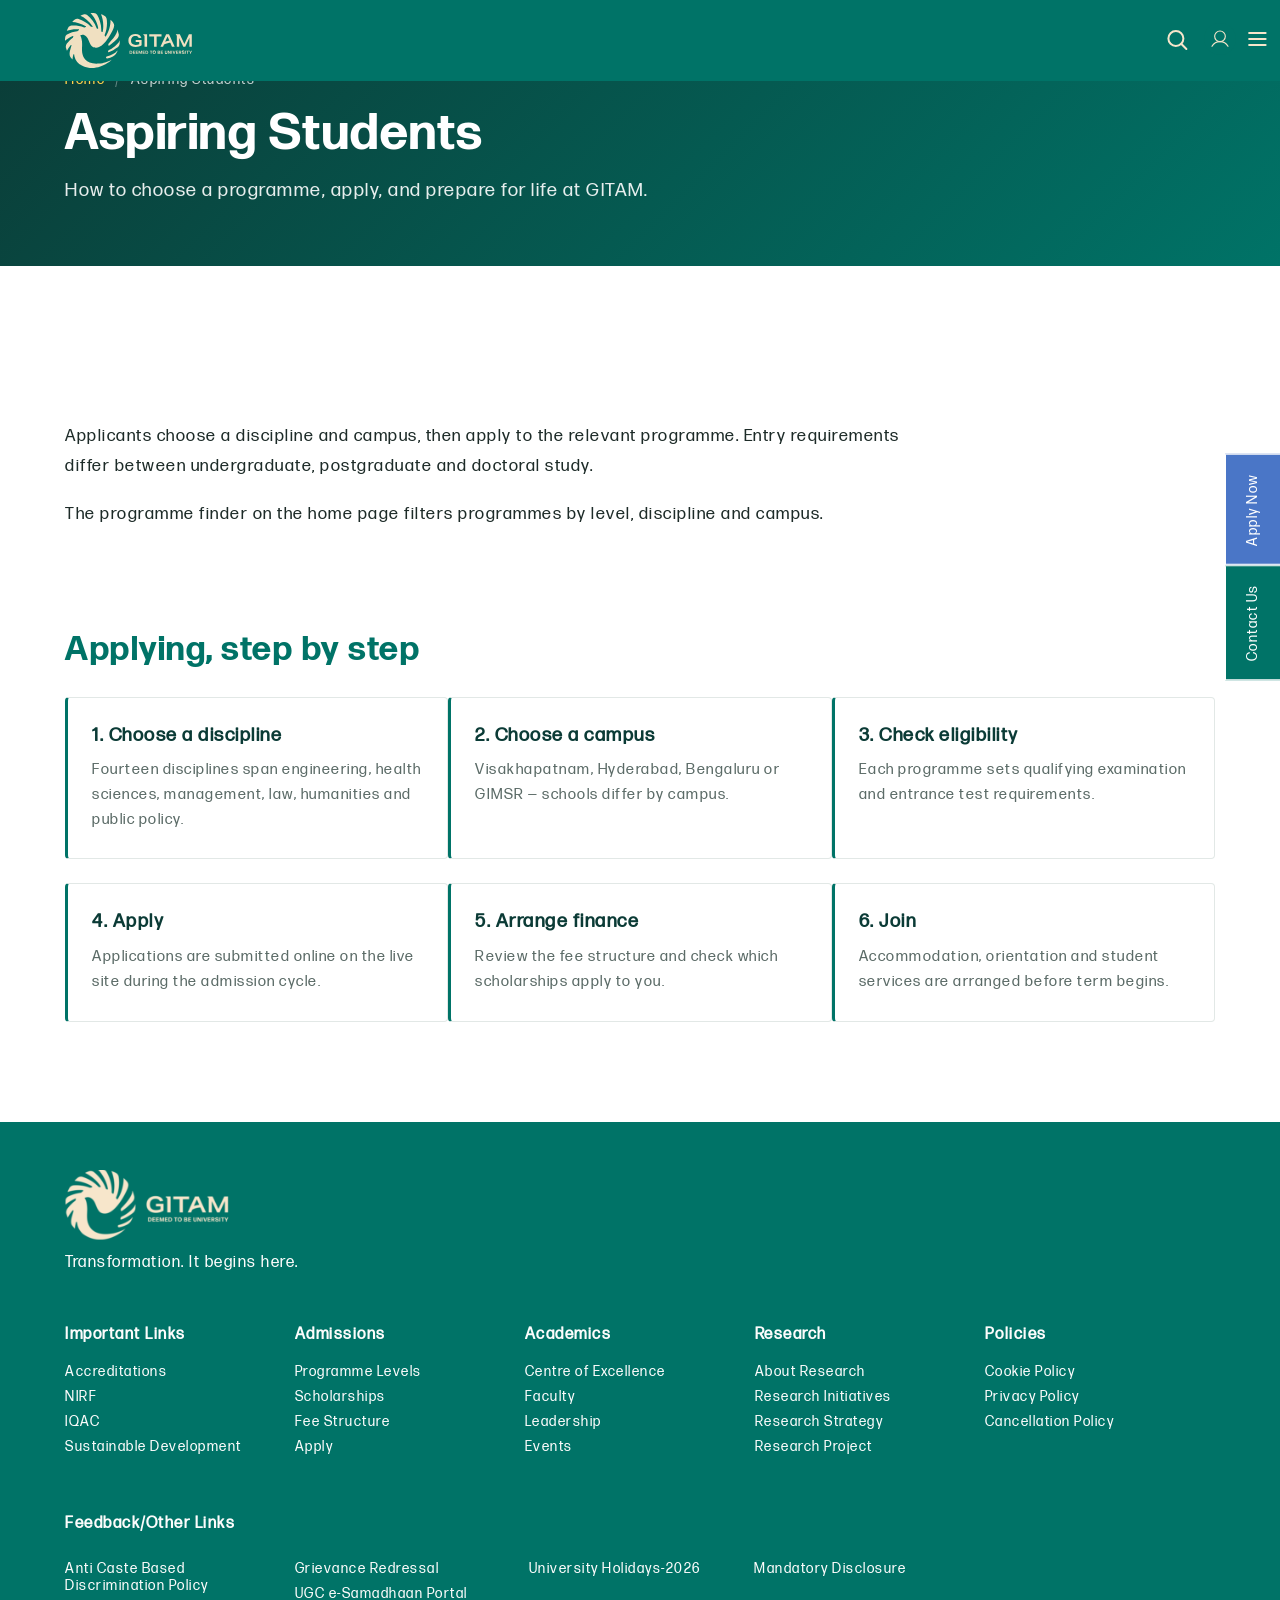
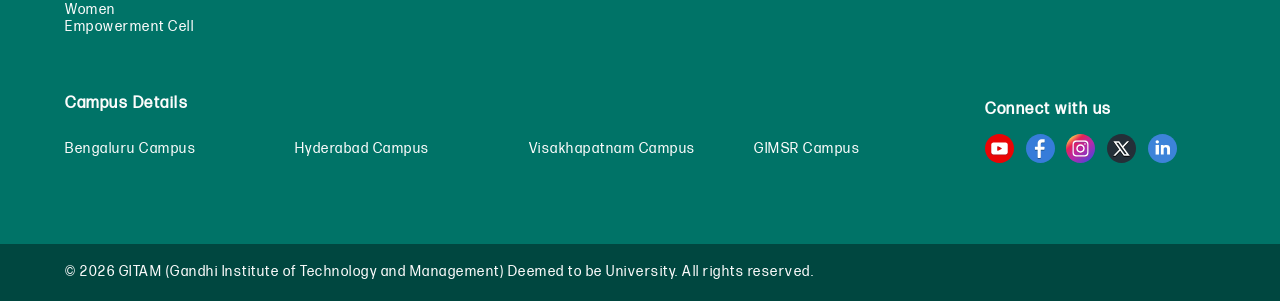
<file: aspiring-students.html>
<!DOCTYPE html>
<html lang="en" dir="ltr" prefix="og: https://ogp.me/ns#">
  <head>
    <meta charset="utf-8" />
    <meta name="robots" content="noindex, nofollow" />
    <meta name="theme-color" content="#007367">
<style>/* @see https://github.com/aFarkas/lazysizes#broken-image-symbol */.js img.lazyload:not([src]) { visibility: hidden; }/* @see https://github.com/aFarkas/lazysizes#automatically-setting-the-sizes-attribute */.js img.lazyloaded[data-sizes=auto] { display: block; width: 100%; }/* Transition effect. */.js .lazyload, .js .lazyloading { opacity: 0; }.js .lazyloaded { opacity: 1; -webkit-transition: opacity 2000ms; transition: opacity 2000ms; }</style>
<meta name="description" content="GITAM Deemed to be University provides multidisciplinary education with a focus on applied learning, translational research, and holistic student development. Discover our programs in engineering, management, medical sciences, and more. Join a global network of 85,000+ alumni." />
<meta property="og:site_name" content="Gandhi Institute of Technology and Management" />
<meta property="og:title" content="Aspiring Students | GITAM" />
<meta property="og:description" content="GITAM Deemed to be University provides multidisciplinary education with a focus on applied learning, translational research, and holistic student development. Discover our programs in engineering, management, medical sciences, and more. Join a global network of 85,000+ alumni." />
<meta name="twitter:card" content="summary" />
<meta name="twitter:title" content="Aspiring Students | GITAM" />
<meta name="twitter:description" content="GITAM Deemed to be University provides multidisciplinary education with a focus on applied learning, translational research, and holistic student development. Discover our programs in engineering, management, medical sciences, and more. Join a global network of 85,000+ alumni." />
<meta name="MobileOptimized" content="width" />
<meta name="HandheldFriendly" content="true" />
<meta name="viewport" content="width=device-width, initial-scale=1.0" />
<link rel="icon" href="themes/gitam/favicon.ico" type="image/vnd.microsoft.icon" />

    <title>Aspiring Students | GITAM (Student Project Clone)</title>
    <link rel="stylesheet" media="all" href="themes/gitam/assets/css/app_base.min.css" />
<link rel="stylesheet" media="all" href="themes/gitam/assets/css/app.min.css" />
<style>.lazybg { background-image: none !important }</style>

    <link rel="stylesheet" media="all" href="sites/default/files/css/css_OX30RRLU5gwE7jYgCJ45GpTTz7spOX3sjwodpW3MmH0.css" />
    <link rel="stylesheet" media="all" href="assets/css/site.css" />


    
    
    

    
    
<script>
window.addEventListener('DOMContentLoaded', (event) => {
    const lazyImages = document.querySelectorAll('.lazybg');
    const backgroundOptions = {
       threshold: 0,
       rootMargin: "0px 0px 50px 0px"
    };
    const imageObserver = new IntersectionObserver((entries, imageObserver) => {
       entries.forEach(entry => {
           if (entry.isIntersecting) {
               showImageBackground(entry.target);
               imageObserver.unobserve(entry.target);
           }
       });
    }, backgroundOptions);
 
    lazyImages.forEach(image => {
       imageObserver.observe(image);
    });
 
    function showImageBackground(node) {
       node.classList.remove('lazybg');
    }
 });
</script>





<!-- Local Business Schema -->
<script type="application/ld+json">
{
        "@context": "https://schema.org",
        "@type": "CollegeOrUniversity",
        "name": "GITAM Deemed to be University",
        "address": {
                "@type": "PostalAddress",
                "streetAddress": "Gandhi Nagar, Rushikonda",
                "addressLocality": "Visakhapatnam",
                "addressRegion": "Andhra Pradesh",
                "postalCode": "530045"
        },
        "telephone": "089128 40501",
        "url": "https://www.gitam.edu/",
        "paymentAccepted": [ "credit card", "paypal" ],
        "openingHours": "Mo,Tu,We,Th,Fr 08:00-17:00",
        "openingHoursSpecification": [ {
                "@type": "OpeningHoursSpecification",
                "dayOfWeek": [
                        "Monday",
                        "Tuesday",
                        "Wednesday",
                        "Thursday",
                        "Friday"
                ],
                "opens": "08:00",
                "closes": "17:00"
        } ],
        "priceRange":"$$$$"

}
</script>
<!-- Local Business Schema -->
<!--Organization Schema -->
<script type="application/ld+json">
{
  "@context": "https://schema.org",
  "@type": "CollegeOrUniversity",
  "name": "GITAM Deemed to be University",
  "url": "https://www.gitam.edu/",
  "logo": "https://www.gitam.edu/themes/gitam/assets/images/gitam-logo.svg",
  "alternateName": "Gandhi Institute of Technology and Management",
  "sameAs": [
    "https://www.facebook.com/gitamdeemeduniversity",
    "https://x.com/GITAMUniversity",
    "https://www.instagram.com/gitamdeemeduniversity/",
    "https://www.linkedin.com/school/gitam-deemed-university",
    "https://www.youtube.com/gitamdeemeduniversity"
  ]
}
</script>
<!--Organization Schema -->

    
  </head>

  
  <body class="version2 node--type-page interior-page">
    
    
      <div class="dialog-off-canvas-main-canvas" data-off-canvas-main-canvas>
    

  <div>
    <header id="header" class="mainheader stickyheader">
<nav class="navbar-top">
    <div class="container">
        <div class="navbar-info"> <span>Information For:</span>
            <ul class="navbar-list">
                                                    <li>
                        <a href="aspiring-students.html" >
                        <!--    -->
                        Aspiring Students</a>
                    </li>
                                    <li>
                        <a href="campus-life.html" >
                        <!--    -->
                        Campus Life</a>
                    </li>
                                    <li>
                        <a href="#"  target="_blank" >
                        <!--    -->
                        Alumni</a>
                    </li>
                                    <li>
                        <a href="about-us.html" >
                        <!--    -->
                        Faculty</a>
                    </li>
                                    <li>
                        <a href="#"  target="_blank" >
                        <!--    -->
                        Entrepreneurship</a>
                    </li>
                                    <li>
                        <a href="contact-us.html" >
                        <!--    -->
                        FAQs</a>
                    </li>
                                    <li>
                        <a href="#"  target="_blank" >
                        <!--    -->
                        Careers</a>
                    </li>
                            </ul>
        </div>
        <div class="navbar-actions">
            <div class="search-bar">
                <div class="popup popupfilter">
                    <a href="javascript:;" class="searchpopup__trigger fpopup" data-popup-id="searchpopup1" aria-haspopup="dialog" ><img width="25" height="24" class="responsive-img" src="themes/gitam/assets/images/search-mobile.svg" alt="Search"></a>

                </div>
                            </div>
            <div class="user-icon">
                <div class="dropdown">
                    <ul class="menu">
                        <li class="menu-item menu-dropdown">
                            <span class="menu-link" data-toggle="submenu"><img class="dropbtn" alt="User Account" src="themes/gitam/assets/images/signon.svg" /><i class="bx bx-chevron-down"></i></span>
                            <ul class="submenu">
                                                                                                    <li class="submenu-item">
                                        <a class="submenu-link" href="#"  target="_blank" >Employee Login</a>
                                    </li>
                                                                    <li class="submenu-item">
                                        <a class="submenu-link" href="#"  target="_blank" >Parent Login</a>
                                    </li>
                                                                    <li class="submenu-item">
                                        <a class="submenu-link" href="#"  target="_blank" >Student Login</a>
                                    </li>
                                                                    <li class="submenu-item">
                                        <a class="submenu-link" href="#"  target="_blank" >Payments</a>
                                    </li>
                                                            </ul>
                        </li>
                    </ul>
                </div>
            </div>
        </div>
    </div>
</nav>
<div class="header">
    <div class="container d-flex">
        <div class="header__logosection">
            <a href="index.html"> <img class="wh-full responsive-img" src="themes/gitam/assets/images/gitam-logo.svg" width="161" height="69" alt="GITAM logo" title="Gitam"> </a>
        </div>
        <div class="header__rightsection">
            <div class="clicksearch-form hide-desktop">
                <a href="javascript:;" class="searchpopup__trigger fpopup" data-popup-id="searchpopup1" aria-haspopup="dialog"><img src="themes/gitam/assets/images/search-mobile.svg" alt="Search"></a>
            </div>
            <div class="user-icon hide-desktop">
                <div class="dropdown"> <img class="dropbtn" src="themes/gitam/assets/images/signon.svg" alt="User">
                    <div class="dropdown-content">
                                                                            <a href="#"  target="_blank" >Employee Login</a>
                                                    <a href="#"  target="_blank" >Parent Login</a>
                                                    <a href="#"  target="_blank" >Student Login</a>
                                                    <a href="#"  target="_blank" >Payments</a>
                                            </div>
                </div>
            </div>
            <div class="menuwrapper"> <!-- Header Menu Button -->
                <div id="mobilegitam" class="mobilegitam mobilegitam-menu"><img alt="Gitam" src="themes/gitam/assets/images/toggler.svg"></div>
                <div id="close-icon" class="close-icon"><img src="themes/gitam/assets/images/close-icon.svg" alt="close"></div> <span class="overlay"></span>
                <nav class="navbar" id="navbar">
                    <ul class="menu " id="menu">
                                                                                                            <li class="menu-item menu-dropdown" parent-toggle="parentmenuclick">
                                    <span class="menu-link" data-toggle="submenu">
                                                                                    About Us<i class="bx bx-chevron-down"></i>
                                                                            </span>
                                    <ul class="submenu">
                                                                                    <li class="submenu-item ">
                                                                                                    <a class="submenu-link" href="about-us.html" > About GITAM  </a>
                                                                                                </li>
                                                                                    <li class="submenu-item submenu-dropdown">
                                                                                                    <span class="submenu-link" data-toggle="innersubmenu"> <a class="submenu-link" href="javascript:;" > Campus Life  </a></span>
                                                    <ul class="innersubmenu">
                                                                                                                <li class="innersubmenu-item">
                                                            <a class="innersubmenu-link" href="campus-life.html" >Bengaluru </a>

                                                        </li>
                                                                                                                <li class="innersubmenu-item">
                                                            <a class="innersubmenu-link" href="campus-life.html" >Visakhapatnam </a>

                                                        </li>
                                                                                                                <li class="innersubmenu-item">
                                                            <a class="innersubmenu-link" href="campus-life.html" >Hyderabad </a>

                                                        </li>
                                                                                                                <li class="innersubmenu-item">
                                                            <a class="innersubmenu-link" href="campus-life.html" >GIMSR </a>

                                                        </li>
                                                                                                            </ul>
                                                                                                </li>
                                                                                    <li class="submenu-item ">
                                                                                                    <a class="submenu-link" href="about-us.html" > Faculty  </a>
                                                                                                </li>
                                                                                    <li class="submenu-item ">
                                                                                                    <a class="submenu-link" href="about-us.html" > Leadership  </a>
                                                                                                </li>
                                                                                    <li class="submenu-item ">
                                                                                                    <a class="submenu-link" href="#"  target="_blank" > Women Empowerment Cell  </a>
                                                                                                </li>
                                                                            </ul>
                                </li>
                                                                                                                <li class="menu-item menu-dropdown" parent-toggle="parentmenuclick">
                                    <span class="menu-link" data-toggle="submenu">
                                                                                    Accreditation<i class="bx bx-chevron-down"></i>
                                                                            </span>
                                    <ul class="submenu">
                                                                                    <li class="submenu-item ">
                                                                                                    <a class="submenu-link" href="#"  target="_blank" > IQAC  </a>
                                                                                                </li>
                                                                                    <li class="submenu-item ">
                                                                                                    <a class="submenu-link" href="about-us.html" > Accreditation &amp; Ranking  </a>
                                                                                                </li>
                                                                                    <li class="submenu-item ">
                                                                                                    <a class="submenu-link" href="#"  target="_blank" > NIRF  </a>
                                                                                                </li>
                                                                                    <li class="submenu-item ">
                                                                                                    <a class="submenu-link" href="about-us.html" > Sustainable Development  </a>
                                                                                                </li>
                                                                                    <li class="submenu-item submenu-dropdown">
                                                                                                    <span class="submenu-link" data-toggle="innersubmenu"> <a class="submenu-link" href="javascript:;" > Policies  </a></span>
                                                    <ul class="innersubmenu">
                                                                                                                <li class="innersubmenu-item">
                                                            <a class="innersubmenu-link" href="#"  target="_blank" >Climate Action </a>

                                                        </li>
                                                                                                                <li class="innersubmenu-item">
                                                            <a class="innersubmenu-link" href="#"  target="_blank" >Sustainable Procurement </a>

                                                        </li>
                                                                                                                <li class="innersubmenu-item">
                                                            <a class="innersubmenu-link" href="#"  target="_blank" >Sustainable Investment </a>

                                                        </li>
                                                                                                                <li class="innersubmenu-item">
                                                            <a class="innersubmenu-link" href="#"  target="_blank" >Net Zero Commitment </a>

                                                        </li>
                                                                                                                <li class="innersubmenu-item">
                                                            <a class="innersubmenu-link" href="#"  target="_blank" >Equality, Diversity and Inclusiveness </a>

                                                        </li>
                                                                                                                <li class="innersubmenu-item">
                                                            <a class="innersubmenu-link" href="#"  target="_blank" >Committee for Differently Abled </a>

                                                        </li>
                                                                                                                <li class="innersubmenu-item">
                                                            <a class="innersubmenu-link" href="#"  target="_blank" >Equal Opportunity Cell </a>

                                                        </li>
                                                                                                            </ul>
                                                                                                </li>
                                                                                    <li class="submenu-item ">
                                                                                                    <a class="submenu-link" href="#"  target="_blank" > Feedback  </a>
                                                                                                </li>
                                                                                    <li class="submenu-item ">
                                                                                                    <a class="submenu-link" href="academics.html" > ITEP (NCTE)  </a>
                                                                                                </li>
                                                                            </ul>
                                </li>
                                                                                                                <li class="menu-item menu-dropdown" parent-toggle="parentmenuclick">
                                    <span class="menu-link" data-toggle="submenu">
                                                                                    Academics<i class="bx bx-chevron-down"></i>
                                                                            </span>
                                    <ul class="submenu">
                                                                                    <li class="submenu-item submenu-dropdown">
                                                                                                    <span class="submenu-link" data-toggle="innersubmenu"> <a class="submenu-link" href="javascript:;" > Bengaluru  </a></span>
                                                    <ul class="innersubmenu">
                                                                                                                <li class="innersubmenu-item">
                                                            <a class="innersubmenu-link" href="academics.html" >Computer Science and Engineering </a>

                                                        </li>
                                                                                                                <li class="innersubmenu-item">
                                                            <a class="innersubmenu-link" href="academics.html" >Core Engineering </a>

                                                        </li>
                                                                                                                <li class="innersubmenu-item">
                                                            <a class="innersubmenu-link" href="academics.html" >Humanities and Social Sciences </a>

                                                        </li>
                                                                                                                <li class="innersubmenu-item">
                                                            <a class="innersubmenu-link" href="academics.html" >Management </a>

                                                        </li>
                                                                                                                <li class="innersubmenu-item">
                                                            <a class="innersubmenu-link" href="academics.html" >Science </a>

                                                        </li>
                                                                                                            </ul>
                                                                                                </li>
                                                                                    <li class="submenu-item submenu-dropdown">
                                                                                                    <span class="submenu-link" data-toggle="innersubmenu"> <a class="submenu-link" href="javascript:;" > Hyderabad  </a></span>
                                                    <ul class="innersubmenu">
                                                                                                                <li class="innersubmenu-item">
                                                            <a class="innersubmenu-link" href="academics.html" >Architecture </a>

                                                        </li>
                                                                                                                <li class="innersubmenu-item">
                                                            <a class="innersubmenu-link" href="academics.html" >Computer Science and Engineering </a>

                                                        </li>
                                                                                                                <li class="innersubmenu-item">
                                                            <a class="innersubmenu-link" href="academics.html" >Core Engineering </a>

                                                        </li>
                                                                                                                <li class="innersubmenu-item">
                                                            <a class="innersubmenu-link" href="academics.html" >Education </a>

                                                        </li>
                                                                                                                <li class="innersubmenu-item">
                                                            <a class="innersubmenu-link" href="academics.html" >Humanities and Social Sciences </a>

                                                        </li>
                                                                                                                <li class="innersubmenu-item">
                                                            <a class="innersubmenu-link" href="academics.html" >Management </a>

                                                        </li>
                                                                                                                <li class="innersubmenu-item">
                                                            <a class="innersubmenu-link" href="academics.html" >Pharmacy </a>

                                                        </li>
                                                                                                                <li class="innersubmenu-item">
                                                            <a class="innersubmenu-link" href="#"  target="_blank" >Public Policy </a>

                                                        </li>
                                                                                                                <li class="innersubmenu-item">
                                                            <a class="innersubmenu-link" href="academics.html" >Science </a>

                                                        </li>
                                                                                                            </ul>
                                                                                                </li>
                                                                                    <li class="submenu-item submenu-dropdown">
                                                                                                    <span class="submenu-link" data-toggle="innersubmenu"> <a class="submenu-link" href="javascript:;" > Visakhapatnam  </a></span>
                                                    <ul class="innersubmenu">
                                                                                                                <li class="innersubmenu-item">
                                                            <a class="innersubmenu-link" href="academics.html" >Architecture </a>

                                                        </li>
                                                                                                                <li class="innersubmenu-item">
                                                            <a class="innersubmenu-link" href="academics.html" >Computer Science and Engineering </a>

                                                        </li>
                                                                                                                <li class="innersubmenu-item">
                                                            <a class="innersubmenu-link" href="academics.html" >Core Engineering </a>

                                                        </li>
                                                                                                                <li class="innersubmenu-item">
                                                            <a class="innersubmenu-link" href="academics.html" >Humanities and Social Sciences </a>

                                                        </li>
                                                                                                                <li class="innersubmenu-item">
                                                            <a class="innersubmenu-link" href="academics.html" >Law </a>

                                                        </li>
                                                                                                                <li class="innersubmenu-item">
                                                            <a class="innersubmenu-link" href="academics.html" >Management </a>

                                                        </li>
                                                                                                                <li class="innersubmenu-item">
                                                            <a class="innersubmenu-link" href="academics.html" >Pharmacy </a>

                                                        </li>
                                                                                                                <li class="innersubmenu-item">
                                                            <a class="innersubmenu-link" href="academics.html" >Science </a>

                                                        </li>
                                                                                                            </ul>
                                                                                                </li>
                                                                                    <li class="submenu-item submenu-dropdown">
                                                                                                    <span class="submenu-link" data-toggle="innersubmenu"> <a class="submenu-link" href="academics.html" > GIMSR  </a></span>
                                                    <ul class="innersubmenu">
                                                                                                                <li class="innersubmenu-item">
                                                            <a class="innersubmenu-link" href="academics.html" >Medicine </a>

                                                        </li>
                                                                                                                <li class="innersubmenu-item">
                                                            <a class="innersubmenu-link" href="academics.html" >Nursing </a>

                                                        </li>
                                                                                                                <li class="innersubmenu-item">
                                                            <a class="innersubmenu-link" href="academics.html" >Allied and Healthcare Professions </a>

                                                        </li>
                                                                                                                <li class="innersubmenu-item">
                                                            <a class="innersubmenu-link" href="academics.html" >Physiotherapy </a>

                                                        </li>
                                                                                                            </ul>
                                                                                                </li>
                                                                                    <li class="submenu-item submenu-dropdown">
                                                                                                    <span class="submenu-link" data-toggle="innersubmenu"> <a class="submenu-link" href="javascript:;" > Evaluation  </a></span>
                                                    <ul class="innersubmenu">
                                                                                                                <li class="innersubmenu-item">
                                                            <a class="innersubmenu-link" href="#"  target="_blank" >Results </a>

                                                        </li>
                                                                                                                <li class="innersubmenu-item">
                                                            <a class="innersubmenu-link" href="academics.html" >Applications &amp; Fee Structure </a>

                                                        </li>
                                                                                                                <li class="innersubmenu-item">
                                                            <a class="innersubmenu-link" href="#"  target="_blank" >Apply for Certificates </a>

                                                        </li>
                                                                                                                <li class="innersubmenu-item">
                                                            <a class="innersubmenu-link" href="#"  target="_blank" >Apply for Examinations </a>

                                                        </li>
                                                                                                                <li class="innersubmenu-item">
                                                            <a class="innersubmenu-link" href="academics.html" >Annual Reports </a>

                                                        </li>
                                                                                                                <li class="innersubmenu-item">
                                                            <a class="innersubmenu-link" href="#"  target="_blank" >CGPA to Percentage Conversion Certificate </a>

                                                        </li>
                                                                                                                <li class="innersubmenu-item">
                                                            <a class="innersubmenu-link" href="academics.html" >Evaluation Contact </a>

                                                        </li>
                                                                                                                <li class="innersubmenu-item">
                                                            <a class="innersubmenu-link" href="academics.html" >Redressal of Grievances </a>

                                                        </li>
                                                                                                                <li class="innersubmenu-item">
                                                            <a class="innersubmenu-link" href="academics.html" >Evaluation Norms </a>

                                                        </li>
                                                                                                                <li class="innersubmenu-item">
                                                            <a class="innersubmenu-link" href="#"  target="_blank" >Examination Notifications </a>

                                                        </li>
                                                                                                                <li class="innersubmenu-item">
                                                            <a class="innersubmenu-link" href="#"  target="_blank" >Examination Time Tables </a>

                                                        </li>
                                                                                                                <li class="innersubmenu-item">
                                                            <a class="innersubmenu-link" href="#"  target="_blank" >Hall Ticket </a>

                                                        </li>
                                                                                                                <li class="innersubmenu-item">
                                                            <a class="innersubmenu-link" href="academics.html" >Instructions To Apply For Examination And Certificates </a>

                                                        </li>
                                                                                                                <li class="innersubmenu-item">
                                                            <a class="innersubmenu-link" href="academics.html" >National Academic Depository(NAD) &amp; Academic Bank of Credits(ABC) </a>

                                                        </li>
                                                                                                                <li class="innersubmenu-item">
                                                            <a class="innersubmenu-link" href="academics.html" >Recent Updates in Regulations </a>

                                                        </li>
                                                                                                                <li class="innersubmenu-item">
                                                            <a class="innersubmenu-link" href="#"  target="_blank" >Request for Credential/Academic Verification </a>

                                                        </li>
                                                                                                            </ul>
                                                                                                </li>
                                                                                    <li class="submenu-item ">
                                                                                                    <a class="submenu-link" href="academics.html" > Liberal Education  </a>
                                                                                                </li>
                                                                                    <li class="submenu-item ">
                                                                                                    <a class="submenu-link" href="academics.html" > Performing Arts  </a>
                                                                                                </li>
                                                                                    <li class="submenu-item ">
                                                                                                    <a class="submenu-link" href="academics.html" > Blended Learning  </a>
                                                                                                </li>
                                                                                    <li class="submenu-item ">
                                                                                                    <a class="submenu-link" href="academics.html" > Curriculum and Syllabus  </a>
                                                                                                </li>
                                                                                    <li class="submenu-item ">
                                                                                                    <a class="submenu-link" href="#"  target="_blank" > Library  </a>
                                                                                                </li>
                                                                                    <li class="submenu-item ">
                                                                                                    <a class="submenu-link" href="academics.html" > Young Entrepreneurs Programme  </a>
                                                                                                </li>
                                                                                    <li class="submenu-item ">
                                                                                                    <a class="submenu-link" href="academics.html"  target="_blank" > Academic Calendar  </a>
                                                                                                </li>
                                                                                    <li class="submenu-item ">
                                                                                                    <a class="submenu-link" href="academics.html"  target="_blank" > Academic Policies  </a>
                                                                                                </li>
                                                                                    <li class="submenu-item ">
                                                                                                    <a class="submenu-link" href="academics.html"  target="_blank" > Academic Regulations  </a>
                                                                                                </li>
                                                                            </ul>
                                </li>
                                                                                                                <li class="menu-item menu-dropdown" parent-toggle="parentmenuclick">
                                    <span class="menu-link" data-toggle="submenu">
                                                                                    Research<i class="bx bx-chevron-down"></i>
                                                                            </span>
                                    <ul class="submenu">
                                                                                    <li class="submenu-item ">
                                                                                                    <a class="submenu-link" href="research.html" > About  </a>
                                                                                                </li>
                                                                                    <li class="submenu-item ">
                                                                                                    <a class="submenu-link" href="research.html" > Strategy  </a>
                                                                                                </li>
                                                                                    <li class="submenu-item submenu-dropdown">
                                                                                                    <span class="submenu-link" data-toggle="innersubmenu"> <a class="submenu-link" href="research.html" > Research Initiatives  </a></span>
                                                    <ul class="innersubmenu">
                                                                                                                <li class="innersubmenu-item">
                                                            <a class="innersubmenu-link" href="#"  target="_blank" >Research &amp; Mentoring Program </a>

                                                        </li>
                                                                                                            </ul>
                                                                                                </li>
                                                                                    <li class="submenu-item ">
                                                                                                    <a class="submenu-link" href="research.html" > Research Policies  </a>
                                                                                                </li>
                                                                                    <li class="submenu-item ">
                                                                                                    <a class="submenu-link" href="research.html" > Centers of Excellence  </a>
                                                                                                </li>
                                                                                    <li class="submenu-item ">
                                                                                                    <a class="submenu-link" href="research.html" > DBT Funded Projects  </a>
                                                                                                </li>
                                                                                    <li class="submenu-item ">
                                                                                                    <a class="submenu-link" href="research.html" > Patents  </a>
                                                                                                </li>
                                                                                    <li class="submenu-item ">
                                                                                                    <a class="submenu-link" href="research.html" > Publications  </a>
                                                                                                </li>
                                                                                    <li class="submenu-item ">
                                                                                                    <a class="submenu-link" href="research.html" > MURTI  </a>
                                                                                                </li>
                                                                                    <li class="submenu-item ">
                                                                                                    <a class="submenu-link" href="#"  target="_blank" > I-STEM Equipment  </a>
                                                                                                </li>
                                                                                    <li class="submenu-item ">
                                                                                                    <a class="submenu-link" href="#"  target="_blank" > G-TEC  </a>
                                                                                                </li>
                                                                                    <li class="submenu-item ">
                                                                                                    <a class="submenu-link" href="research.html" > Ph.D. Programmes  </a>
                                                                                                </li>
                                                                            </ul>
                                </li>
                                                                                                                <li class="menu-item menu-dropdown" parent-toggle="parentmenuclick">
                                    <span class="menu-link" data-toggle="submenu">
                                                                                    Fee &amp; Scholarships<i class="bx bx-chevron-down"></i>
                                                                            </span>
                                    <ul class="submenu">
                                                                                    <li class="submenu-item ">
                                                                                                    <a class="submenu-link" href="fee-scholarships.html" > Scholarships  </a>
                                                                                                </li>
                                                                                    <li class="submenu-item ">
                                                                                                    <a class="submenu-link" href="fee-scholarships.html" > Fee Structure  </a>
                                                                                                </li>
                                                                                    <li class="submenu-item ">
                                                                                                    <a class="submenu-link" href="fee-scholarships.html" > Education Loan  </a>
                                                                                                </li>
                                                                                    <li class="submenu-item ">
                                                                                                    <a class="submenu-link" href="#"  target="_blank" > Pay Fee  </a>
                                                                                                </li>
                                                                            </ul>
                                </li>
                                                                                                                <li class="menu-item menu-dropdown" parent-toggle="parentmenuclick">
                                    <span class="menu-link" data-toggle="submenu">
                                                                                    Career Guidance<i class="bx bx-chevron-down"></i>
                                                                            </span>
                                    <ul class="submenu">
                                                                                    <li class="submenu-item ">
                                                                                                    <a class="submenu-link" href="career-guidance.html" > GITAM Career Guidance Centre (GCGC)  </a>
                                                                                                </li>
                                                                            </ul>
                                </li>
                                                                                                                <li class="menu-item menu-dropdown" parent-toggle="parentmenuclick">
                                    <span class="menu-link" data-toggle="submenu">
                                                                                    Events<i class="bx bx-chevron-down"></i>
                                                                            </span>
                                    <ul class="submenu">
                                                                                    <li class="submenu-item ">
                                                                                                    <a class="submenu-link" href="campus-life.html" > Events  </a>
                                                                                                </li>
                                                                                    <li class="submenu-item ">
                                                                                                    <a class="submenu-link" href="campus-life.html" > Changemakers  </a>
                                                                                                </li>
                                                                            </ul>
                                </li>
                                                                        </ul>
                    <ul class="navbar-list visibilityshowhide">
                                                                            <li>
                                <a href="aspiring-students.html" >
                                Aspiring Students</a>
                            </li>
                                                    <li>
                                <a href="campus-life.html" >
                                Campus Life</a>
                            </li>
                                                    <li>
                                <a href="#"  target="_blank" >
                                Alumni</a>
                            </li>
                                                    <li>
                                <a href="about-us.html" >
                                Faculty</a>
                            </li>
                                                    <li>
                                <a href="#"  target="_blank" >
                                Entrepreneurship</a>
                            </li>
                                                    <li>
                                <a href="contact-us.html" >
                                FAQs</a>
                            </li>
                                                    <li>
                                <a href="#"  target="_blank" >
                                Careers</a>
                            </li>
                                            </ul>
                </nav>
            </div>
        </div>
    </div>
</div>
</header>

<main class="interior">
  <section class="interior-hero">
    <div class="container">
      <nav class="interior-crumbs" aria-label="Breadcrumb">
        <a href="index.html">Home</a><span aria-hidden="true">/</span><span>Aspiring Students</span>
      </nav>
      <h1>Aspiring Students</h1>
      <p class="interior-lede">How to choose a programme, apply, and prepare for life at GITAM.</p>
    </div>
  </section>
  <section class="section ">
    <div class="container">
      
      <div class="row"><div class="col-12 col-lg-9"><div class="interior-prose"><p>Applicants choose a discipline and campus, then apply to the relevant programme. Entry requirements differ between undergraduate, postgraduate and doctoral study.</p>
<p>The programme finder on the home page filters programmes by level, discipline and campus.</p></div></div></div>
    </div>
  </section>
  <section class="section ">
    <div class="container">
      <h2>Applying, step by step</h2>
      <div class="row">
        <div class="col-12 col-md-6 col-lg-4">
          <div class="interior-card"><h3>1. Choose a discipline</h3><p>Fourteen disciplines span engineering, health sciences, management, law, humanities and public policy.</p></div>
        </div>
        <div class="col-12 col-md-6 col-lg-4">
          <div class="interior-card"><h3>2. Choose a campus</h3><p>Visakhapatnam, Hyderabad, Bengaluru or GIMSR &mdash; schools differ by campus.</p></div>
        </div>
        <div class="col-12 col-md-6 col-lg-4">
          <div class="interior-card"><h3>3. Check eligibility</h3><p>Each programme sets qualifying examination and entrance test requirements.</p></div>
        </div>
        <div class="col-12 col-md-6 col-lg-4">
          <div class="interior-card"><h3>4. Apply</h3><p>Applications are submitted online on the live site during the admission cycle.</p></div>
        </div>
        <div class="col-12 col-md-6 col-lg-4">
          <div class="interior-card"><h3>5. Arrange finance</h3><p>Review the fee structure and check which scholarships apply to you.</p></div>
        </div>
        <div class="col-12 col-md-6 col-lg-4">
          <div class="interior-card"><h3>6. Join</h3><p>Accommodation, orientation and student services are arranged before term begins.</p></div>
        </div>
      </div>
    </div>
  </section>
</main>
<footer class="footer footer--bg footer__multicolumn footer__multicolumn--2 mt-4">
    <div class="container">
        <div class="footer__wrapper"> <!-- Footer Logo -->
            <div class="row">
                <div class="footer__logo mrb30">
                    <a href="index.html"> <img src="themes/gitam/assets/images/footer-logo.svg" alt="GITAM" title="GITAM" loading="lazy"> </a>
                    <p>Transformation. It begins here.</p>
                </div>
            </div> <!-- Footer List Row 1 -->
            <div class="row justify-center">
                                                    <div class="col-sm-12 col-sm-4 col-lg-2  mobile mrb30 0">
                        <div class="footer__title">
                            <h4>Important Links</h4> <span class="footer__title--icon"></span>
                        </div>
                        <ul class="footer__list">
                                                                                            <li class="footer__item"><a href="about-us.html"  >Accreditations</a></li>
                                                                <li class="footer__item"><a href="#"   target="_blank" >NIRF</a></li>
                                                                <li class="footer__item"><a href="#"   target="_blank" >IQAC</a></li>
                                                                <li class="footer__item"><a href="about-us.html"  >Sustainable Development</a></li>
                                                                                    </ul>
                    </div>
                                    <div class="col-sm-12 col-sm-4 col-lg-2  offset-lg-3-3  mobile mrb30 1">
                        <div class="footer__title">
                            <h4>Admissions</h4> <span class="footer__title--icon"></span>
                        </div>
                        <ul class="footer__list">
                                                                                            <li class="footer__item"><a href="academics.html"  >Programme Levels</a></li>
                                                                <li class="footer__item"><a href="fee-scholarships.html"  >Scholarships</a></li>
                                                                <li class="footer__item"><a href="fee-scholarships.html"  >Fee Structure</a></li>
                                                                <li class="footer__item"><a href="#"   target="_blank" >Apply</a></li>
                                                                                    </ul>
                    </div>
                                    <div class="col-sm-12 col-sm-4 col-lg-2  offset-lg-3-3  mobile mrb30 2">
                        <div class="footer__title">
                            <h4>Academics</h4> <span class="footer__title--icon"></span>
                        </div>
                        <ul class="footer__list">
                                                                                            <li class="footer__item"><a href="research.html"  >Centre of Excellence</a></li>
                                                                <li class="footer__item"><a href="about-us.html"  >Faculty</a></li>
                                                                <li class="footer__item"><a href="about-us.html"  >Leadership</a></li>
                                                                <li class="footer__item"><a href="campus-life.html"  >Events</a></li>
                                                                                    </ul>
                    </div>
                                    <div class="col-sm-12 col-sm-4 col-lg-2  offset-lg-3-3  mobile mrb30 3">
                        <div class="footer__title">
                            <h4>Research</h4> <span class="footer__title--icon"></span>
                        </div>
                        <ul class="footer__list">
                                                                                            <li class="footer__item"><a href="research.html"  >About Research</a></li>
                                                                <li class="footer__item"><a href="research.html"  >Research Initiatives</a></li>
                                                                <li class="footer__item"><a href="research.html"  >Research Strategy</a></li>
                                                                <li class="footer__item"><a href="research.html"  >Research Project</a></li>
                                                                                    </ul>
                    </div>
                                    <div class="col-sm-12 col-sm-4 col-lg-2  offset-lg-3-3  mobile mrb30 4">
                        <div class="footer__title">
                            <h4>Policies</h4> <span class="footer__title--icon"></span>
                        </div>
                        <ul class="footer__list">
                                                                                            <li class="footer__item"><a href="#"  >Cookie Policy</a></li>
                                                                <li class="footer__item"><a href="#"  >Privacy Policy</a></li>
                                                                <li class="footer__item"><a href="#"   target="_blank" >Cancellation Policy</a></li>
                                                                                    </ul>
                    </div>
                            </div>

             <div class="row justify-center">
                
                <div class="col-sm-12 col-lg-10 width80 mobile mrb30">
                    <div class="footer__title"><h4>Feedback/Other Links</h4> <span class="footer__title--icon"></span></div>
                     <ul class="footer__list">
                        <li>
                        <div class="row justify-center">
                                                            <div class="col-sm-12 col-sm-4 col-lg-2 col-lg-2   mobile campus1">
                                    <ul class="">
                                                                                                                                <li class="footer__item"><a href="#"  >Anti Caste Based Discrimination Policy</a></li>
                                                                                        <li class="footer__item"><a href="#"   target="_blank" >Women Empowerment Cell</a></li>
                                                                                                                        </ul>
                                </div>
                                                            <div class="col-sm-12 col-sm-4 col-lg-2 col-lg-3 offset-lg-3-3  mobile campus2">
                                    <ul class="">
                                                                                                                                <li class="footer__item"><a href="academics.html"  >Grievance Redressal</a></li>
                                                                                        <li class="footer__item"><a href="#"   target="_blank" >UGC e-Samadhaan Portal</a></li>
                                                                                                                        </ul>
                                </div>
                                                            <div class="col-sm-12 col-sm-4 col-lg-2 col-lg-2 offset-lg-3-3  mobile campus3">
                                    <ul class="">
                                                                                                                                <li class="footer__item"><a href="#"   target="_blank" >University Holidays-2026</a></li>
                                                                                                                        </ul>
                                </div>
                                                            <div class="col-sm-12 col-sm-4 col-lg-2 col-lg-3  offset-lg-7-7 mobile campus4">
                                    <ul class="">
                                                                                                                                <li class="footer__item"><a href="#"   target="_blank" >Mandatory Disclosure</a></li>
                                                                                                                        </ul>
                                </div>
                                                            <div class="col-sm-12 col-sm-4 col-lg-2 col-lg-2   mobile campus5">
                                    <ul class="">
                                                                            </ul>
                                </div>
                                                    </div>
                        </li>
                    </ul>
                </div>

            </div>
            <div class="row justify-center">
                <div class="col-sm-12 col-lg-10 width80 mobile mrb30">
                    <div class="footer__title"><h4>Campus Details</h4> <span class="footer__title--icon"></span></div>
                     <ul class="footer__list">
                        <li>
                        <div class="row justify-center">
                                                            <div class="col-sm-12 col-sm-4 col-lg-2 col-lg-2   mobile campus1">
                                    <ul class="">
                                                                                                                                <li class="footer__item"><a href="campus-life.html"  >Bengaluru Campus</a></li>
                                                                                                                        </ul>
                                </div>
                                                            <div class="col-sm-12 col-sm-4 col-lg-2 col-lg-3 offset-lg-3-3  mobile campus2">
                                    <ul class="">
                                                                                                                                <li class="footer__item"><a href="campus-life.html"  >Hyderabad Campus</a></li>
                                                                                                                        </ul>
                                </div>
                                                            <div class="col-sm-12 col-sm-4 col-lg-2 col-lg-2 offset-lg-3-3  mobile campus3">
                                    <ul class="">
                                                                                                                                <li class="footer__item"><a href="campus-life.html"  >Visakhapatnam Campus</a></li>
                                                                                                                        </ul>
                                </div>
                                                            <div class="col-sm-12 col-sm-4 col-lg-2 col-lg-3  offset-lg-7-7 mobile campus4">
                                    <ul class="">
                                                                                                                                <li class="footer__item"><a href="campus-life.html"  >GIMSR Campus</a></li>
                                                                                                                        </ul>
                                </div>
                                                    </div>
                        </li>
                    </ul>
                </div>
                <div class="col-sm-12 col-sm-4 col-lg-2  mobile">
                    <div class="footer__quicklinks">
                        <p>Connect with us</p> <!-- Social Media Links -->
                        <ul class="socialmedialinks">
                            <li class="social-item"><a href="#" target="_blank"><img loading="lazy" alt="Youtube"
                                src="themes/gitam/assets/images/footer-yt.svg" title="Youtube" class=""></a> </li>
                            <li class="social-item"> <a href="#" target="_blank"><img loading="lazy" alt="Facebook"
                                src="themes/gitam/assets/images/footer-fb.svg" title="Facebook" class=""></a> </li>
                            <li class="social-item"> <a href="#" target="_blank"><img loading="lazy" alt="Instagram"
                                src="themes/gitam/assets/images/footer-insta.svg" title="Instagram" class=""></a> </li>
                            <li class="social-item"> <a href="#" target="_blank"><img loading="lazy" alt="Twitter"
                                src="themes/gitam/assets/images/footer-x.svg" title="Twitter" class=""></a> </li>
                            <li class="social-item"> <a href="#" target="_blank"><img loading="lazy" alt="Linkedin"
                                src="themes/gitam/assets/images/footer-in.svg" title="Linkedin" class=""></a> </li>
                        </ul> <!-- Social Media Links -->
                    </div>
                </div>
            </div>
        </div>
    </div>
    <div class="footer__copyright">
        <div class="container">
            <div class="row">
            <p>© 2026 GITAM (Gandhi Institute of Technology and Management) Deemed to be University. All rights reserved.</p>
            </div>
        </div>
    </div>
    <div data-aos="fade-left" class="sticky__btn showmobile">
        <ul>
                                    <li> <a href="#" target="_blank" class="Admissionenq-form">Apply Now</a> </li>
            <li> <a href="contact-us.html">Contact Us</a> </li>
                    </ul>
    </div>
</footer>
<div id="small-dialog" class="zoom-anim-dialog mfp-hide">
   </div>
<div class="searchpopupfilter">
    <div class="popup popupfilter">
        <div class="popup__overlay popup__overlay--hidden" id="searchpopup1" role="dialog" aria-modal="true" data-lenis-prevent>
            <div class="popup__content popupfilter__content" role="document">
                <h2 class="fnt32px">What are you searching for?</h2>
                <a href="javascript:;" class="popup__closeicon" aria-label="Close Popup"><img src="themes/gitam/assets/images/filter-close.svg"></a>
                <form onsubmit="return false;"   >
                    <div class="searchbar" data-searchbar="2">
                        <div class="searchbar__dropdown">
                            <div  class="dropdown-text">
                                <span id="drop-content-2">All Campus</span>
                                <img  src="themes/gitam/assets/images/filter-arrow.png" alt="arrow">
                            </div>
                                                        
                            <ul class="dropdown-list">
                                <li class="dropdown-list-item">
                                <input type="checkbox" value="All Campus2" id="AllCampus2" data-campus="All Campus"/>
                                <label for="AllCampus2">All Campus</label>
                                </li>
                                                                    <li class="dropdown-list-item">
                                        <input type="checkbox" name="campus[3]"   value="3" id="Bengaluru2" data-campus="Bengaluru"/>
                                        <label for="Bengaluru2">Bengaluru</label>
                                    </li>
                                                                    <li class="dropdown-list-item">
                                        <input type="checkbox" name="campus[1]"   value="1" id="Hyderabad2" data-campus="Hyderabad"/>
                                        <label for="Hyderabad2">Hyderabad</label>
                                    </li>
                                                                    <li class="dropdown-list-item">
                                        <input type="checkbox" name="campus[2]"   value="2" id="Visakhapatnam2" data-campus="Visakhapatnam"/>
                                        <label for="Visakhapatnam2">Visakhapatnam</label>
                                    </li>
                                                                    <li class="dropdown-list-item">
                                        <input type="checkbox" name="campus[4]"   value="4" id="GIMSR2" data-campus="GIMSR"/>
                                        <label for="GIMSR2">GIMSR</label>
                                    </li>
                                                            </ul>
                        </div>

                        <div class="search-box-wrapper search-popup">
                            <div class="search-box">
                                <input type="text" id="search-input-popup" value="" name="key" placeholder="Search something...">
                                <input type="submit" class="search-box__searchsubmit"/>

                                <img src="themes/gitam/assets/images/input-close.png" alt="close">
                                <img src="themes/gitam/assets/images/spinner.gif" class="loading-img hide" alt="loading">
                            </div>

                            <div class="search-box__filtertext">
                                <h4>Top Results</h4>

                            </div>
                        </div>
                    </div>

                    
                <div class="popupfilter__cta popupfilter__cta--gapnone popupfilter__searchcta">
                    <button class="cta cta--secondary popup__clear" aria-label="Close Popup">Clear All</button>
                    <input type="submit"  class="cta cta--primary popup__applynow" value="Apply Now" />
                </div>
            </form>
            </div>
        </div>
    </div>
</div>

  </div>



  </div>

    
    

        <script src="core/assets/vendor/jquery/jquery.min.js"></script>
<script src="assets/js/drupal-shim.js"></script>
<script src="themes/gitam/assets/js/app_lib.js"></script>
<script src="themes/gitam/assets/js/app.js"></script>
<script src="themes/gitam/assets/js/app_ui.js"></script>  </body>
</html>
</file>
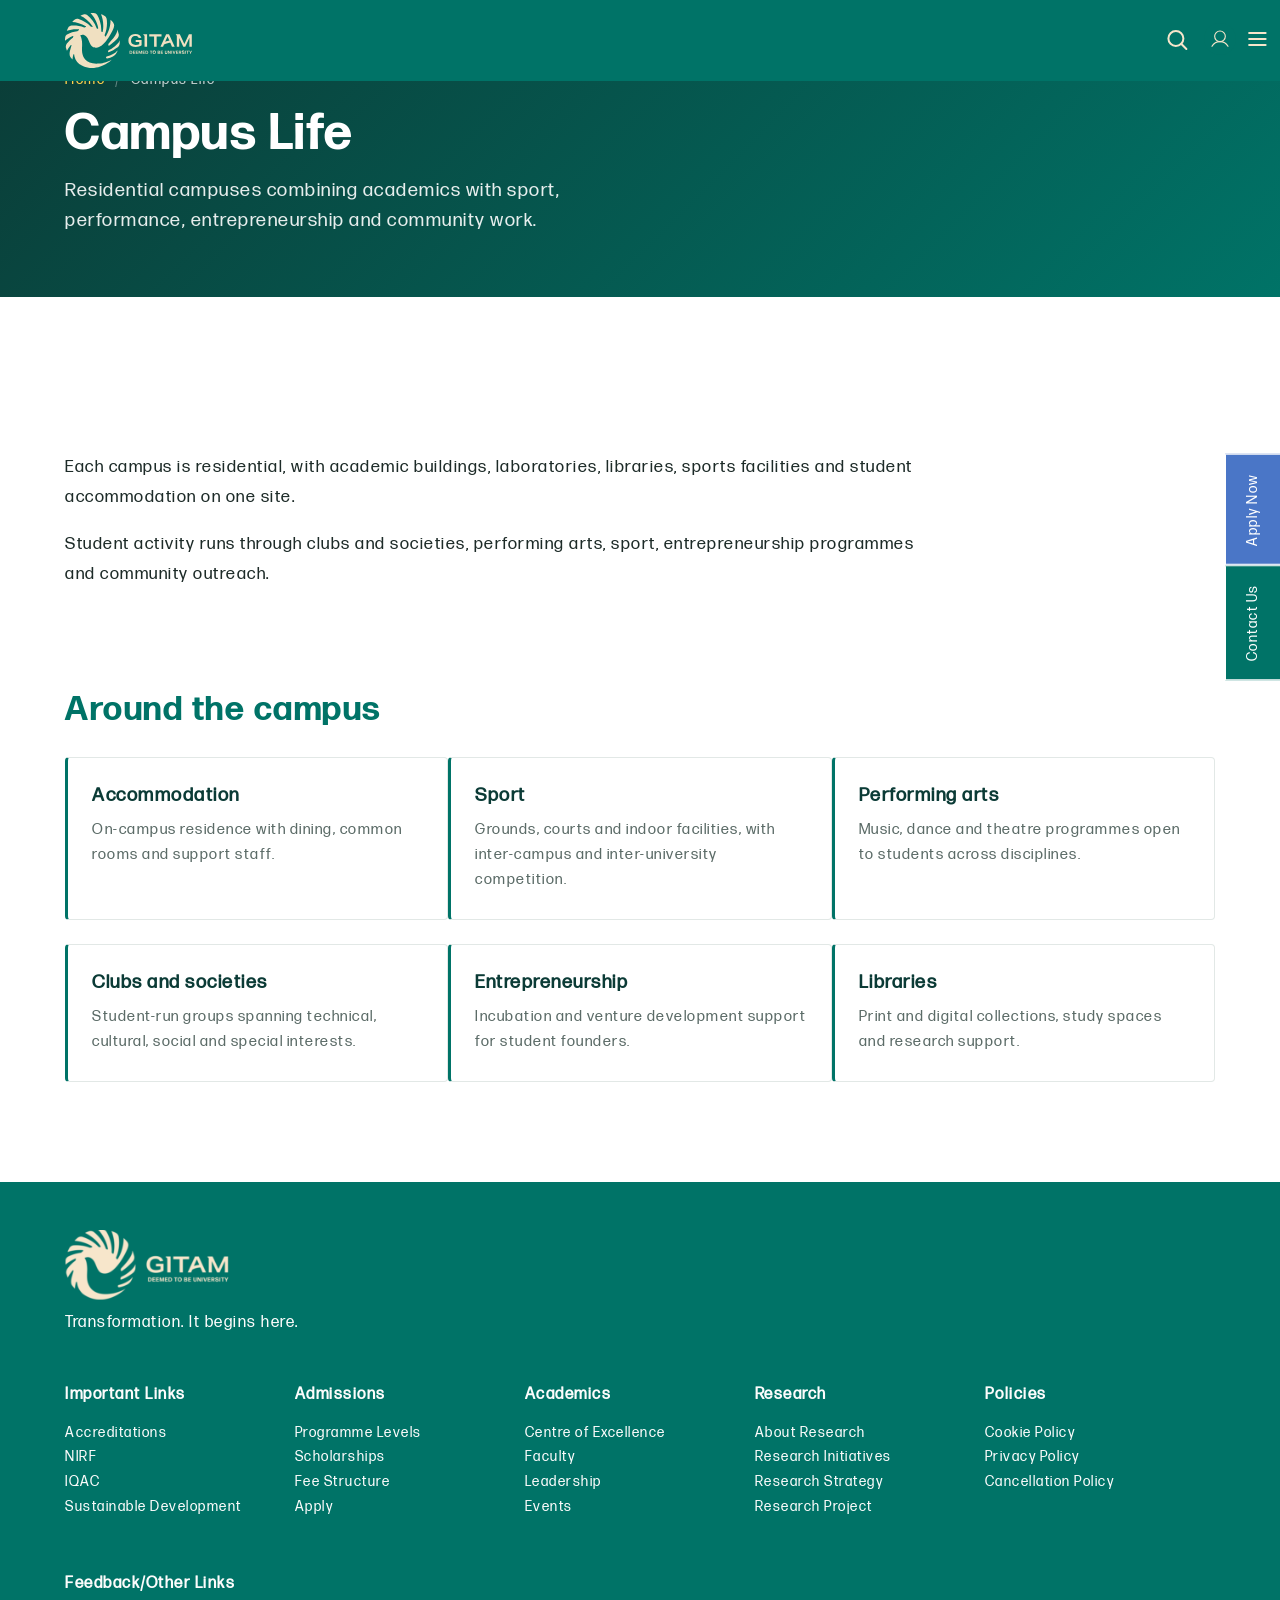
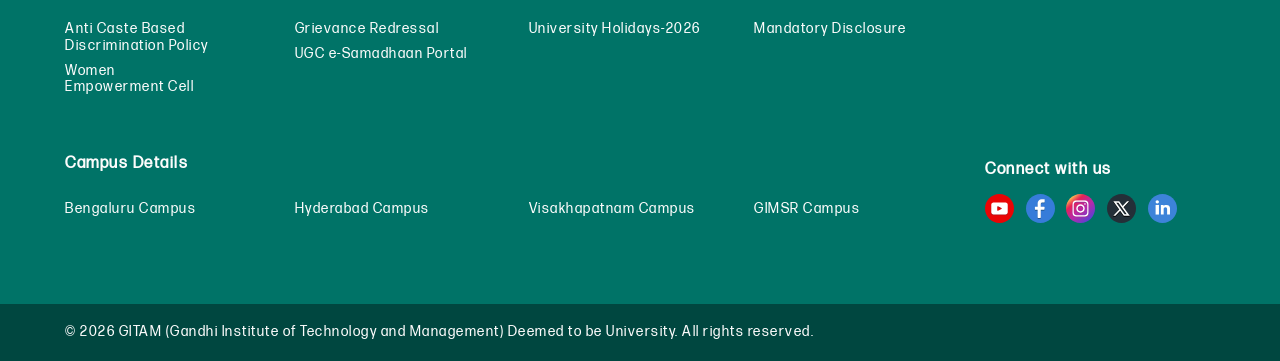
<file: campus-life.html>
<!DOCTYPE html>
<html lang="en" dir="ltr" prefix="og: https://ogp.me/ns#">
  <head>
    <meta charset="utf-8" />
    <meta name="robots" content="noindex, nofollow" />
    <meta name="theme-color" content="#007367">
<style>/* @see https://github.com/aFarkas/lazysizes#broken-image-symbol */.js img.lazyload:not([src]) { visibility: hidden; }/* @see https://github.com/aFarkas/lazysizes#automatically-setting-the-sizes-attribute */.js img.lazyloaded[data-sizes=auto] { display: block; width: 100%; }/* Transition effect. */.js .lazyload, .js .lazyloading { opacity: 0; }.js .lazyloaded { opacity: 1; -webkit-transition: opacity 2000ms; transition: opacity 2000ms; }</style>
<meta name="description" content="GITAM Deemed to be University provides multidisciplinary education with a focus on applied learning, translational research, and holistic student development. Discover our programs in engineering, management, medical sciences, and more. Join a global network of 85,000+ alumni." />
<meta property="og:site_name" content="Gandhi Institute of Technology and Management" />
<meta property="og:title" content="Campus Life | GITAM" />
<meta property="og:description" content="GITAM Deemed to be University provides multidisciplinary education with a focus on applied learning, translational research, and holistic student development. Discover our programs in engineering, management, medical sciences, and more. Join a global network of 85,000+ alumni." />
<meta name="twitter:card" content="summary" />
<meta name="twitter:title" content="Campus Life | GITAM" />
<meta name="twitter:description" content="GITAM Deemed to be University provides multidisciplinary education with a focus on applied learning, translational research, and holistic student development. Discover our programs in engineering, management, medical sciences, and more. Join a global network of 85,000+ alumni." />
<meta name="MobileOptimized" content="width" />
<meta name="HandheldFriendly" content="true" />
<meta name="viewport" content="width=device-width, initial-scale=1.0" />
<link rel="icon" href="themes/gitam/favicon.ico" type="image/vnd.microsoft.icon" />

    <title>Campus Life | GITAM (Student Project Clone)</title>
    <link rel="stylesheet" media="all" href="themes/gitam/assets/css/app_base.min.css" />
<link rel="stylesheet" media="all" href="themes/gitam/assets/css/app.min.css" />
<style>.lazybg { background-image: none !important }</style>

    <link rel="stylesheet" media="all" href="sites/default/files/css/css_OX30RRLU5gwE7jYgCJ45GpTTz7spOX3sjwodpW3MmH0.css" />
    <link rel="stylesheet" media="all" href="assets/css/site.css" />


    
    
    

    
    
<script>
window.addEventListener('DOMContentLoaded', (event) => {
    const lazyImages = document.querySelectorAll('.lazybg');
    const backgroundOptions = {
       threshold: 0,
       rootMargin: "0px 0px 50px 0px"
    };
    const imageObserver = new IntersectionObserver((entries, imageObserver) => {
       entries.forEach(entry => {
           if (entry.isIntersecting) {
               showImageBackground(entry.target);
               imageObserver.unobserve(entry.target);
           }
       });
    }, backgroundOptions);
 
    lazyImages.forEach(image => {
       imageObserver.observe(image);
    });
 
    function showImageBackground(node) {
       node.classList.remove('lazybg');
    }
 });
</script>





<!-- Local Business Schema -->
<script type="application/ld+json">
{
        "@context": "https://schema.org",
        "@type": "CollegeOrUniversity",
        "name": "GITAM Deemed to be University",
        "address": {
                "@type": "PostalAddress",
                "streetAddress": "Gandhi Nagar, Rushikonda",
                "addressLocality": "Visakhapatnam",
                "addressRegion": "Andhra Pradesh",
                "postalCode": "530045"
        },
        "telephone": "089128 40501",
        "url": "https://www.gitam.edu/",
        "paymentAccepted": [ "credit card", "paypal" ],
        "openingHours": "Mo,Tu,We,Th,Fr 08:00-17:00",
        "openingHoursSpecification": [ {
                "@type": "OpeningHoursSpecification",
                "dayOfWeek": [
                        "Monday",
                        "Tuesday",
                        "Wednesday",
                        "Thursday",
                        "Friday"
                ],
                "opens": "08:00",
                "closes": "17:00"
        } ],
        "priceRange":"$$$$"

}
</script>
<!-- Local Business Schema -->
<!--Organization Schema -->
<script type="application/ld+json">
{
  "@context": "https://schema.org",
  "@type": "CollegeOrUniversity",
  "name": "GITAM Deemed to be University",
  "url": "https://www.gitam.edu/",
  "logo": "https://www.gitam.edu/themes/gitam/assets/images/gitam-logo.svg",
  "alternateName": "Gandhi Institute of Technology and Management",
  "sameAs": [
    "https://www.facebook.com/gitamdeemeduniversity",
    "https://x.com/GITAMUniversity",
    "https://www.instagram.com/gitamdeemeduniversity/",
    "https://www.linkedin.com/school/gitam-deemed-university",
    "https://www.youtube.com/gitamdeemeduniversity"
  ]
}
</script>
<!--Organization Schema -->

    
  </head>

  
  <body class="version2 node--type-page interior-page">
    
    
      <div class="dialog-off-canvas-main-canvas" data-off-canvas-main-canvas>
    

  <div>
    <header id="header" class="mainheader stickyheader">
<nav class="navbar-top">
    <div class="container">
        <div class="navbar-info"> <span>Information For:</span>
            <ul class="navbar-list">
                                                    <li>
                        <a href="aspiring-students.html" >
                        <!--    -->
                        Aspiring Students</a>
                    </li>
                                    <li>
                        <a href="campus-life.html" >
                        <!--    -->
                        Campus Life</a>
                    </li>
                                    <li>
                        <a href="#"  target="_blank" >
                        <!--    -->
                        Alumni</a>
                    </li>
                                    <li>
                        <a href="about-us.html" >
                        <!--    -->
                        Faculty</a>
                    </li>
                                    <li>
                        <a href="#"  target="_blank" >
                        <!--    -->
                        Entrepreneurship</a>
                    </li>
                                    <li>
                        <a href="contact-us.html" >
                        <!--    -->
                        FAQs</a>
                    </li>
                                    <li>
                        <a href="#"  target="_blank" >
                        <!--    -->
                        Careers</a>
                    </li>
                            </ul>
        </div>
        <div class="navbar-actions">
            <div class="search-bar">
                <div class="popup popupfilter">
                    <a href="javascript:;" class="searchpopup__trigger fpopup" data-popup-id="searchpopup1" aria-haspopup="dialog" ><img width="25" height="24" class="responsive-img" src="themes/gitam/assets/images/search-mobile.svg" alt="Search"></a>

                </div>
                            </div>
            <div class="user-icon">
                <div class="dropdown">
                    <ul class="menu">
                        <li class="menu-item menu-dropdown">
                            <span class="menu-link" data-toggle="submenu"><img class="dropbtn" alt="User Account" src="themes/gitam/assets/images/signon.svg" /><i class="bx bx-chevron-down"></i></span>
                            <ul class="submenu">
                                                                                                    <li class="submenu-item">
                                        <a class="submenu-link" href="#"  target="_blank" >Employee Login</a>
                                    </li>
                                                                    <li class="submenu-item">
                                        <a class="submenu-link" href="#"  target="_blank" >Parent Login</a>
                                    </li>
                                                                    <li class="submenu-item">
                                        <a class="submenu-link" href="#"  target="_blank" >Student Login</a>
                                    </li>
                                                                    <li class="submenu-item">
                                        <a class="submenu-link" href="#"  target="_blank" >Payments</a>
                                    </li>
                                                            </ul>
                        </li>
                    </ul>
                </div>
            </div>
        </div>
    </div>
</nav>
<div class="header">
    <div class="container d-flex">
        <div class="header__logosection">
            <a href="index.html"> <img class="wh-full responsive-img" src="themes/gitam/assets/images/gitam-logo.svg" width="161" height="69" alt="GITAM logo" title="Gitam"> </a>
        </div>
        <div class="header__rightsection">
            <div class="clicksearch-form hide-desktop">
                <a href="javascript:;" class="searchpopup__trigger fpopup" data-popup-id="searchpopup1" aria-haspopup="dialog"><img src="themes/gitam/assets/images/search-mobile.svg" alt="Search"></a>
            </div>
            <div class="user-icon hide-desktop">
                <div class="dropdown"> <img class="dropbtn" src="themes/gitam/assets/images/signon.svg" alt="User">
                    <div class="dropdown-content">
                                                                            <a href="#"  target="_blank" >Employee Login</a>
                                                    <a href="#"  target="_blank" >Parent Login</a>
                                                    <a href="#"  target="_blank" >Student Login</a>
                                                    <a href="#"  target="_blank" >Payments</a>
                                            </div>
                </div>
            </div>
            <div class="menuwrapper"> <!-- Header Menu Button -->
                <div id="mobilegitam" class="mobilegitam mobilegitam-menu"><img alt="Gitam" src="themes/gitam/assets/images/toggler.svg"></div>
                <div id="close-icon" class="close-icon"><img src="themes/gitam/assets/images/close-icon.svg" alt="close"></div> <span class="overlay"></span>
                <nav class="navbar" id="navbar">
                    <ul class="menu " id="menu">
                                                                                                            <li class="menu-item menu-dropdown" parent-toggle="parentmenuclick">
                                    <span class="menu-link" data-toggle="submenu">
                                                                                    About Us<i class="bx bx-chevron-down"></i>
                                                                            </span>
                                    <ul class="submenu">
                                                                                    <li class="submenu-item ">
                                                                                                    <a class="submenu-link" href="about-us.html" > About GITAM  </a>
                                                                                                </li>
                                                                                    <li class="submenu-item submenu-dropdown">
                                                                                                    <span class="submenu-link" data-toggle="innersubmenu"> <a class="submenu-link" href="javascript:;" > Campus Life  </a></span>
                                                    <ul class="innersubmenu">
                                                                                                                <li class="innersubmenu-item">
                                                            <a class="innersubmenu-link" href="campus-life.html" >Bengaluru </a>

                                                        </li>
                                                                                                                <li class="innersubmenu-item">
                                                            <a class="innersubmenu-link" href="campus-life.html" >Visakhapatnam </a>

                                                        </li>
                                                                                                                <li class="innersubmenu-item">
                                                            <a class="innersubmenu-link" href="campus-life.html" >Hyderabad </a>

                                                        </li>
                                                                                                                <li class="innersubmenu-item">
                                                            <a class="innersubmenu-link" href="campus-life.html" >GIMSR </a>

                                                        </li>
                                                                                                            </ul>
                                                                                                </li>
                                                                                    <li class="submenu-item ">
                                                                                                    <a class="submenu-link" href="about-us.html" > Faculty  </a>
                                                                                                </li>
                                                                                    <li class="submenu-item ">
                                                                                                    <a class="submenu-link" href="about-us.html" > Leadership  </a>
                                                                                                </li>
                                                                                    <li class="submenu-item ">
                                                                                                    <a class="submenu-link" href="#"  target="_blank" > Women Empowerment Cell  </a>
                                                                                                </li>
                                                                            </ul>
                                </li>
                                                                                                                <li class="menu-item menu-dropdown" parent-toggle="parentmenuclick">
                                    <span class="menu-link" data-toggle="submenu">
                                                                                    Accreditation<i class="bx bx-chevron-down"></i>
                                                                            </span>
                                    <ul class="submenu">
                                                                                    <li class="submenu-item ">
                                                                                                    <a class="submenu-link" href="#"  target="_blank" > IQAC  </a>
                                                                                                </li>
                                                                                    <li class="submenu-item ">
                                                                                                    <a class="submenu-link" href="about-us.html" > Accreditation &amp; Ranking  </a>
                                                                                                </li>
                                                                                    <li class="submenu-item ">
                                                                                                    <a class="submenu-link" href="#"  target="_blank" > NIRF  </a>
                                                                                                </li>
                                                                                    <li class="submenu-item ">
                                                                                                    <a class="submenu-link" href="about-us.html" > Sustainable Development  </a>
                                                                                                </li>
                                                                                    <li class="submenu-item submenu-dropdown">
                                                                                                    <span class="submenu-link" data-toggle="innersubmenu"> <a class="submenu-link" href="javascript:;" > Policies  </a></span>
                                                    <ul class="innersubmenu">
                                                                                                                <li class="innersubmenu-item">
                                                            <a class="innersubmenu-link" href="#"  target="_blank" >Climate Action </a>

                                                        </li>
                                                                                                                <li class="innersubmenu-item">
                                                            <a class="innersubmenu-link" href="#"  target="_blank" >Sustainable Procurement </a>

                                                        </li>
                                                                                                                <li class="innersubmenu-item">
                                                            <a class="innersubmenu-link" href="#"  target="_blank" >Sustainable Investment </a>

                                                        </li>
                                                                                                                <li class="innersubmenu-item">
                                                            <a class="innersubmenu-link" href="#"  target="_blank" >Net Zero Commitment </a>

                                                        </li>
                                                                                                                <li class="innersubmenu-item">
                                                            <a class="innersubmenu-link" href="#"  target="_blank" >Equality, Diversity and Inclusiveness </a>

                                                        </li>
                                                                                                                <li class="innersubmenu-item">
                                                            <a class="innersubmenu-link" href="#"  target="_blank" >Committee for Differently Abled </a>

                                                        </li>
                                                                                                                <li class="innersubmenu-item">
                                                            <a class="innersubmenu-link" href="#"  target="_blank" >Equal Opportunity Cell </a>

                                                        </li>
                                                                                                            </ul>
                                                                                                </li>
                                                                                    <li class="submenu-item ">
                                                                                                    <a class="submenu-link" href="#"  target="_blank" > Feedback  </a>
                                                                                                </li>
                                                                                    <li class="submenu-item ">
                                                                                                    <a class="submenu-link" href="academics.html" > ITEP (NCTE)  </a>
                                                                                                </li>
                                                                            </ul>
                                </li>
                                                                                                                <li class="menu-item menu-dropdown" parent-toggle="parentmenuclick">
                                    <span class="menu-link" data-toggle="submenu">
                                                                                    Academics<i class="bx bx-chevron-down"></i>
                                                                            </span>
                                    <ul class="submenu">
                                                                                    <li class="submenu-item submenu-dropdown">
                                                                                                    <span class="submenu-link" data-toggle="innersubmenu"> <a class="submenu-link" href="javascript:;" > Bengaluru  </a></span>
                                                    <ul class="innersubmenu">
                                                                                                                <li class="innersubmenu-item">
                                                            <a class="innersubmenu-link" href="academics.html" >Computer Science and Engineering </a>

                                                        </li>
                                                                                                                <li class="innersubmenu-item">
                                                            <a class="innersubmenu-link" href="academics.html" >Core Engineering </a>

                                                        </li>
                                                                                                                <li class="innersubmenu-item">
                                                            <a class="innersubmenu-link" href="academics.html" >Humanities and Social Sciences </a>

                                                        </li>
                                                                                                                <li class="innersubmenu-item">
                                                            <a class="innersubmenu-link" href="academics.html" >Management </a>

                                                        </li>
                                                                                                                <li class="innersubmenu-item">
                                                            <a class="innersubmenu-link" href="academics.html" >Science </a>

                                                        </li>
                                                                                                            </ul>
                                                                                                </li>
                                                                                    <li class="submenu-item submenu-dropdown">
                                                                                                    <span class="submenu-link" data-toggle="innersubmenu"> <a class="submenu-link" href="javascript:;" > Hyderabad  </a></span>
                                                    <ul class="innersubmenu">
                                                                                                                <li class="innersubmenu-item">
                                                            <a class="innersubmenu-link" href="academics.html" >Architecture </a>

                                                        </li>
                                                                                                                <li class="innersubmenu-item">
                                                            <a class="innersubmenu-link" href="academics.html" >Computer Science and Engineering </a>

                                                        </li>
                                                                                                                <li class="innersubmenu-item">
                                                            <a class="innersubmenu-link" href="academics.html" >Core Engineering </a>

                                                        </li>
                                                                                                                <li class="innersubmenu-item">
                                                            <a class="innersubmenu-link" href="academics.html" >Education </a>

                                                        </li>
                                                                                                                <li class="innersubmenu-item">
                                                            <a class="innersubmenu-link" href="academics.html" >Humanities and Social Sciences </a>

                                                        </li>
                                                                                                                <li class="innersubmenu-item">
                                                            <a class="innersubmenu-link" href="academics.html" >Management </a>

                                                        </li>
                                                                                                                <li class="innersubmenu-item">
                                                            <a class="innersubmenu-link" href="academics.html" >Pharmacy </a>

                                                        </li>
                                                                                                                <li class="innersubmenu-item">
                                                            <a class="innersubmenu-link" href="#"  target="_blank" >Public Policy </a>

                                                        </li>
                                                                                                                <li class="innersubmenu-item">
                                                            <a class="innersubmenu-link" href="academics.html" >Science </a>

                                                        </li>
                                                                                                            </ul>
                                                                                                </li>
                                                                                    <li class="submenu-item submenu-dropdown">
                                                                                                    <span class="submenu-link" data-toggle="innersubmenu"> <a class="submenu-link" href="javascript:;" > Visakhapatnam  </a></span>
                                                    <ul class="innersubmenu">
                                                                                                                <li class="innersubmenu-item">
                                                            <a class="innersubmenu-link" href="academics.html" >Architecture </a>

                                                        </li>
                                                                                                                <li class="innersubmenu-item">
                                                            <a class="innersubmenu-link" href="academics.html" >Computer Science and Engineering </a>

                                                        </li>
                                                                                                                <li class="innersubmenu-item">
                                                            <a class="innersubmenu-link" href="academics.html" >Core Engineering </a>

                                                        </li>
                                                                                                                <li class="innersubmenu-item">
                                                            <a class="innersubmenu-link" href="academics.html" >Humanities and Social Sciences </a>

                                                        </li>
                                                                                                                <li class="innersubmenu-item">
                                                            <a class="innersubmenu-link" href="academics.html" >Law </a>

                                                        </li>
                                                                                                                <li class="innersubmenu-item">
                                                            <a class="innersubmenu-link" href="academics.html" >Management </a>

                                                        </li>
                                                                                                                <li class="innersubmenu-item">
                                                            <a class="innersubmenu-link" href="academics.html" >Pharmacy </a>

                                                        </li>
                                                                                                                <li class="innersubmenu-item">
                                                            <a class="innersubmenu-link" href="academics.html" >Science </a>

                                                        </li>
                                                                                                            </ul>
                                                                                                </li>
                                                                                    <li class="submenu-item submenu-dropdown">
                                                                                                    <span class="submenu-link" data-toggle="innersubmenu"> <a class="submenu-link" href="academics.html" > GIMSR  </a></span>
                                                    <ul class="innersubmenu">
                                                                                                                <li class="innersubmenu-item">
                                                            <a class="innersubmenu-link" href="academics.html" >Medicine </a>

                                                        </li>
                                                                                                                <li class="innersubmenu-item">
                                                            <a class="innersubmenu-link" href="academics.html" >Nursing </a>

                                                        </li>
                                                                                                                <li class="innersubmenu-item">
                                                            <a class="innersubmenu-link" href="academics.html" >Allied and Healthcare Professions </a>

                                                        </li>
                                                                                                                <li class="innersubmenu-item">
                                                            <a class="innersubmenu-link" href="academics.html" >Physiotherapy </a>

                                                        </li>
                                                                                                            </ul>
                                                                                                </li>
                                                                                    <li class="submenu-item submenu-dropdown">
                                                                                                    <span class="submenu-link" data-toggle="innersubmenu"> <a class="submenu-link" href="javascript:;" > Evaluation  </a></span>
                                                    <ul class="innersubmenu">
                                                                                                                <li class="innersubmenu-item">
                                                            <a class="innersubmenu-link" href="#"  target="_blank" >Results </a>

                                                        </li>
                                                                                                                <li class="innersubmenu-item">
                                                            <a class="innersubmenu-link" href="academics.html" >Applications &amp; Fee Structure </a>

                                                        </li>
                                                                                                                <li class="innersubmenu-item">
                                                            <a class="innersubmenu-link" href="#"  target="_blank" >Apply for Certificates </a>

                                                        </li>
                                                                                                                <li class="innersubmenu-item">
                                                            <a class="innersubmenu-link" href="#"  target="_blank" >Apply for Examinations </a>

                                                        </li>
                                                                                                                <li class="innersubmenu-item">
                                                            <a class="innersubmenu-link" href="academics.html" >Annual Reports </a>

                                                        </li>
                                                                                                                <li class="innersubmenu-item">
                                                            <a class="innersubmenu-link" href="#"  target="_blank" >CGPA to Percentage Conversion Certificate </a>

                                                        </li>
                                                                                                                <li class="innersubmenu-item">
                                                            <a class="innersubmenu-link" href="academics.html" >Evaluation Contact </a>

                                                        </li>
                                                                                                                <li class="innersubmenu-item">
                                                            <a class="innersubmenu-link" href="academics.html" >Redressal of Grievances </a>

                                                        </li>
                                                                                                                <li class="innersubmenu-item">
                                                            <a class="innersubmenu-link" href="academics.html" >Evaluation Norms </a>

                                                        </li>
                                                                                                                <li class="innersubmenu-item">
                                                            <a class="innersubmenu-link" href="#"  target="_blank" >Examination Notifications </a>

                                                        </li>
                                                                                                                <li class="innersubmenu-item">
                                                            <a class="innersubmenu-link" href="#"  target="_blank" >Examination Time Tables </a>

                                                        </li>
                                                                                                                <li class="innersubmenu-item">
                                                            <a class="innersubmenu-link" href="#"  target="_blank" >Hall Ticket </a>

                                                        </li>
                                                                                                                <li class="innersubmenu-item">
                                                            <a class="innersubmenu-link" href="academics.html" >Instructions To Apply For Examination And Certificates </a>

                                                        </li>
                                                                                                                <li class="innersubmenu-item">
                                                            <a class="innersubmenu-link" href="academics.html" >National Academic Depository(NAD) &amp; Academic Bank of Credits(ABC) </a>

                                                        </li>
                                                                                                                <li class="innersubmenu-item">
                                                            <a class="innersubmenu-link" href="academics.html" >Recent Updates in Regulations </a>

                                                        </li>
                                                                                                                <li class="innersubmenu-item">
                                                            <a class="innersubmenu-link" href="#"  target="_blank" >Request for Credential/Academic Verification </a>

                                                        </li>
                                                                                                            </ul>
                                                                                                </li>
                                                                                    <li class="submenu-item ">
                                                                                                    <a class="submenu-link" href="academics.html" > Liberal Education  </a>
                                                                                                </li>
                                                                                    <li class="submenu-item ">
                                                                                                    <a class="submenu-link" href="academics.html" > Performing Arts  </a>
                                                                                                </li>
                                                                                    <li class="submenu-item ">
                                                                                                    <a class="submenu-link" href="academics.html" > Blended Learning  </a>
                                                                                                </li>
                                                                                    <li class="submenu-item ">
                                                                                                    <a class="submenu-link" href="academics.html" > Curriculum and Syllabus  </a>
                                                                                                </li>
                                                                                    <li class="submenu-item ">
                                                                                                    <a class="submenu-link" href="#"  target="_blank" > Library  </a>
                                                                                                </li>
                                                                                    <li class="submenu-item ">
                                                                                                    <a class="submenu-link" href="academics.html" > Young Entrepreneurs Programme  </a>
                                                                                                </li>
                                                                                    <li class="submenu-item ">
                                                                                                    <a class="submenu-link" href="academics.html"  target="_blank" > Academic Calendar  </a>
                                                                                                </li>
                                                                                    <li class="submenu-item ">
                                                                                                    <a class="submenu-link" href="academics.html"  target="_blank" > Academic Policies  </a>
                                                                                                </li>
                                                                                    <li class="submenu-item ">
                                                                                                    <a class="submenu-link" href="academics.html"  target="_blank" > Academic Regulations  </a>
                                                                                                </li>
                                                                            </ul>
                                </li>
                                                                                                                <li class="menu-item menu-dropdown" parent-toggle="parentmenuclick">
                                    <span class="menu-link" data-toggle="submenu">
                                                                                    Research<i class="bx bx-chevron-down"></i>
                                                                            </span>
                                    <ul class="submenu">
                                                                                    <li class="submenu-item ">
                                                                                                    <a class="submenu-link" href="research.html" > About  </a>
                                                                                                </li>
                                                                                    <li class="submenu-item ">
                                                                                                    <a class="submenu-link" href="research.html" > Strategy  </a>
                                                                                                </li>
                                                                                    <li class="submenu-item submenu-dropdown">
                                                                                                    <span class="submenu-link" data-toggle="innersubmenu"> <a class="submenu-link" href="research.html" > Research Initiatives  </a></span>
                                                    <ul class="innersubmenu">
                                                                                                                <li class="innersubmenu-item">
                                                            <a class="innersubmenu-link" href="#"  target="_blank" >Research &amp; Mentoring Program </a>

                                                        </li>
                                                                                                            </ul>
                                                                                                </li>
                                                                                    <li class="submenu-item ">
                                                                                                    <a class="submenu-link" href="research.html" > Research Policies  </a>
                                                                                                </li>
                                                                                    <li class="submenu-item ">
                                                                                                    <a class="submenu-link" href="research.html" > Centers of Excellence  </a>
                                                                                                </li>
                                                                                    <li class="submenu-item ">
                                                                                                    <a class="submenu-link" href="research.html" > DBT Funded Projects  </a>
                                                                                                </li>
                                                                                    <li class="submenu-item ">
                                                                                                    <a class="submenu-link" href="research.html" > Patents  </a>
                                                                                                </li>
                                                                                    <li class="submenu-item ">
                                                                                                    <a class="submenu-link" href="research.html" > Publications  </a>
                                                                                                </li>
                                                                                    <li class="submenu-item ">
                                                                                                    <a class="submenu-link" href="research.html" > MURTI  </a>
                                                                                                </li>
                                                                                    <li class="submenu-item ">
                                                                                                    <a class="submenu-link" href="#"  target="_blank" > I-STEM Equipment  </a>
                                                                                                </li>
                                                                                    <li class="submenu-item ">
                                                                                                    <a class="submenu-link" href="#"  target="_blank" > G-TEC  </a>
                                                                                                </li>
                                                                                    <li class="submenu-item ">
                                                                                                    <a class="submenu-link" href="research.html" > Ph.D. Programmes  </a>
                                                                                                </li>
                                                                            </ul>
                                </li>
                                                                                                                <li class="menu-item menu-dropdown" parent-toggle="parentmenuclick">
                                    <span class="menu-link" data-toggle="submenu">
                                                                                    Fee &amp; Scholarships<i class="bx bx-chevron-down"></i>
                                                                            </span>
                                    <ul class="submenu">
                                                                                    <li class="submenu-item ">
                                                                                                    <a class="submenu-link" href="fee-scholarships.html" > Scholarships  </a>
                                                                                                </li>
                                                                                    <li class="submenu-item ">
                                                                                                    <a class="submenu-link" href="fee-scholarships.html" > Fee Structure  </a>
                                                                                                </li>
                                                                                    <li class="submenu-item ">
                                                                                                    <a class="submenu-link" href="fee-scholarships.html" > Education Loan  </a>
                                                                                                </li>
                                                                                    <li class="submenu-item ">
                                                                                                    <a class="submenu-link" href="#"  target="_blank" > Pay Fee  </a>
                                                                                                </li>
                                                                            </ul>
                                </li>
                                                                                                                <li class="menu-item menu-dropdown" parent-toggle="parentmenuclick">
                                    <span class="menu-link" data-toggle="submenu">
                                                                                    Career Guidance<i class="bx bx-chevron-down"></i>
                                                                            </span>
                                    <ul class="submenu">
                                                                                    <li class="submenu-item ">
                                                                                                    <a class="submenu-link" href="career-guidance.html" > GITAM Career Guidance Centre (GCGC)  </a>
                                                                                                </li>
                                                                            </ul>
                                </li>
                                                                                                                <li class="menu-item menu-dropdown" parent-toggle="parentmenuclick">
                                    <span class="menu-link" data-toggle="submenu">
                                                                                    Events<i class="bx bx-chevron-down"></i>
                                                                            </span>
                                    <ul class="submenu">
                                                                                    <li class="submenu-item ">
                                                                                                    <a class="submenu-link" href="campus-life.html" > Events  </a>
                                                                                                </li>
                                                                                    <li class="submenu-item ">
                                                                                                    <a class="submenu-link" href="campus-life.html" > Changemakers  </a>
                                                                                                </li>
                                                                            </ul>
                                </li>
                                                                        </ul>
                    <ul class="navbar-list visibilityshowhide">
                                                                            <li>
                                <a href="aspiring-students.html" >
                                Aspiring Students</a>
                            </li>
                                                    <li>
                                <a href="campus-life.html" >
                                Campus Life</a>
                            </li>
                                                    <li>
                                <a href="#"  target="_blank" >
                                Alumni</a>
                            </li>
                                                    <li>
                                <a href="about-us.html" >
                                Faculty</a>
                            </li>
                                                    <li>
                                <a href="#"  target="_blank" >
                                Entrepreneurship</a>
                            </li>
                                                    <li>
                                <a href="contact-us.html" >
                                FAQs</a>
                            </li>
                                                    <li>
                                <a href="#"  target="_blank" >
                                Careers</a>
                            </li>
                                            </ul>
                </nav>
            </div>
        </div>
    </div>
</div>
</header>

<main class="interior">
  <section class="interior-hero">
    <div class="container">
      <nav class="interior-crumbs" aria-label="Breadcrumb">
        <a href="index.html">Home</a><span aria-hidden="true">/</span><span>Campus Life</span>
      </nav>
      <h1>Campus Life</h1>
      <p class="interior-lede">Residential campuses combining academics with sport, performance, entrepreneurship and community work.</p>
    </div>
  </section>
  <section class="section ">
    <div class="container">
      
      <div class="row"><div class="col-12 col-lg-9"><div class="interior-prose"><p>Each campus is residential, with academic buildings, laboratories, libraries, sports facilities and student accommodation on one site.</p>
<p>Student activity runs through clubs and societies, performing arts, sport, entrepreneurship programmes and community outreach.</p></div></div></div>
    </div>
  </section>
  <section class="section ">
    <div class="container">
      <h2>Around the campus</h2>
      <div class="row">
        <div class="col-12 col-md-6 col-lg-4">
          <div class="interior-card"><h3>Accommodation</h3><p>On-campus residence with dining, common rooms and support staff.</p></div>
        </div>
        <div class="col-12 col-md-6 col-lg-4">
          <div class="interior-card"><h3>Sport</h3><p>Grounds, courts and indoor facilities, with inter-campus and inter-university competition.</p></div>
        </div>
        <div class="col-12 col-md-6 col-lg-4">
          <div class="interior-card"><h3>Performing arts</h3><p>Music, dance and theatre programmes open to students across disciplines.</p></div>
        </div>
        <div class="col-12 col-md-6 col-lg-4">
          <div class="interior-card"><h3>Clubs and societies</h3><p>Student-run groups spanning technical, cultural, social and special interests.</p></div>
        </div>
        <div class="col-12 col-md-6 col-lg-4">
          <div class="interior-card"><h3>Entrepreneurship</h3><p>Incubation and venture development support for student founders.</p></div>
        </div>
        <div class="col-12 col-md-6 col-lg-4">
          <div class="interior-card"><h3>Libraries</h3><p>Print and digital collections, study spaces and research support.</p></div>
        </div>
      </div>
    </div>
  </section>
</main>
<footer class="footer footer--bg footer__multicolumn footer__multicolumn--2 mt-4">
    <div class="container">
        <div class="footer__wrapper"> <!-- Footer Logo -->
            <div class="row">
                <div class="footer__logo mrb30">
                    <a href="index.html"> <img src="themes/gitam/assets/images/footer-logo.svg" alt="GITAM" title="GITAM" loading="lazy"> </a>
                    <p>Transformation. It begins here.</p>
                </div>
            </div> <!-- Footer List Row 1 -->
            <div class="row justify-center">
                                                    <div class="col-sm-12 col-sm-4 col-lg-2  mobile mrb30 0">
                        <div class="footer__title">
                            <h4>Important Links</h4> <span class="footer__title--icon"></span>
                        </div>
                        <ul class="footer__list">
                                                                                            <li class="footer__item"><a href="about-us.html"  >Accreditations</a></li>
                                                                <li class="footer__item"><a href="#"   target="_blank" >NIRF</a></li>
                                                                <li class="footer__item"><a href="#"   target="_blank" >IQAC</a></li>
                                                                <li class="footer__item"><a href="about-us.html"  >Sustainable Development</a></li>
                                                                                    </ul>
                    </div>
                                    <div class="col-sm-12 col-sm-4 col-lg-2  offset-lg-3-3  mobile mrb30 1">
                        <div class="footer__title">
                            <h4>Admissions</h4> <span class="footer__title--icon"></span>
                        </div>
                        <ul class="footer__list">
                                                                                            <li class="footer__item"><a href="academics.html"  >Programme Levels</a></li>
                                                                <li class="footer__item"><a href="fee-scholarships.html"  >Scholarships</a></li>
                                                                <li class="footer__item"><a href="fee-scholarships.html"  >Fee Structure</a></li>
                                                                <li class="footer__item"><a href="#"   target="_blank" >Apply</a></li>
                                                                                    </ul>
                    </div>
                                    <div class="col-sm-12 col-sm-4 col-lg-2  offset-lg-3-3  mobile mrb30 2">
                        <div class="footer__title">
                            <h4>Academics</h4> <span class="footer__title--icon"></span>
                        </div>
                        <ul class="footer__list">
                                                                                            <li class="footer__item"><a href="research.html"  >Centre of Excellence</a></li>
                                                                <li class="footer__item"><a href="about-us.html"  >Faculty</a></li>
                                                                <li class="footer__item"><a href="about-us.html"  >Leadership</a></li>
                                                                <li class="footer__item"><a href="campus-life.html"  >Events</a></li>
                                                                                    </ul>
                    </div>
                                    <div class="col-sm-12 col-sm-4 col-lg-2  offset-lg-3-3  mobile mrb30 3">
                        <div class="footer__title">
                            <h4>Research</h4> <span class="footer__title--icon"></span>
                        </div>
                        <ul class="footer__list">
                                                                                            <li class="footer__item"><a href="research.html"  >About Research</a></li>
                                                                <li class="footer__item"><a href="research.html"  >Research Initiatives</a></li>
                                                                <li class="footer__item"><a href="research.html"  >Research Strategy</a></li>
                                                                <li class="footer__item"><a href="research.html"  >Research Project</a></li>
                                                                                    </ul>
                    </div>
                                    <div class="col-sm-12 col-sm-4 col-lg-2  offset-lg-3-3  mobile mrb30 4">
                        <div class="footer__title">
                            <h4>Policies</h4> <span class="footer__title--icon"></span>
                        </div>
                        <ul class="footer__list">
                                                                                            <li class="footer__item"><a href="#"  >Cookie Policy</a></li>
                                                                <li class="footer__item"><a href="#"  >Privacy Policy</a></li>
                                                                <li class="footer__item"><a href="#"   target="_blank" >Cancellation Policy</a></li>
                                                                                    </ul>
                    </div>
                            </div>

             <div class="row justify-center">
                
                <div class="col-sm-12 col-lg-10 width80 mobile mrb30">
                    <div class="footer__title"><h4>Feedback/Other Links</h4> <span class="footer__title--icon"></span></div>
                     <ul class="footer__list">
                        <li>
                        <div class="row justify-center">
                                                            <div class="col-sm-12 col-sm-4 col-lg-2 col-lg-2   mobile campus1">
                                    <ul class="">
                                                                                                                                <li class="footer__item"><a href="#"  >Anti Caste Based Discrimination Policy</a></li>
                                                                                        <li class="footer__item"><a href="#"   target="_blank" >Women Empowerment Cell</a></li>
                                                                                                                        </ul>
                                </div>
                                                            <div class="col-sm-12 col-sm-4 col-lg-2 col-lg-3 offset-lg-3-3  mobile campus2">
                                    <ul class="">
                                                                                                                                <li class="footer__item"><a href="academics.html"  >Grievance Redressal</a></li>
                                                                                        <li class="footer__item"><a href="#"   target="_blank" >UGC e-Samadhaan Portal</a></li>
                                                                                                                        </ul>
                                </div>
                                                            <div class="col-sm-12 col-sm-4 col-lg-2 col-lg-2 offset-lg-3-3  mobile campus3">
                                    <ul class="">
                                                                                                                                <li class="footer__item"><a href="#"   target="_blank" >University Holidays-2026</a></li>
                                                                                                                        </ul>
                                </div>
                                                            <div class="col-sm-12 col-sm-4 col-lg-2 col-lg-3  offset-lg-7-7 mobile campus4">
                                    <ul class="">
                                                                                                                                <li class="footer__item"><a href="#"   target="_blank" >Mandatory Disclosure</a></li>
                                                                                                                        </ul>
                                </div>
                                                            <div class="col-sm-12 col-sm-4 col-lg-2 col-lg-2   mobile campus5">
                                    <ul class="">
                                                                            </ul>
                                </div>
                                                    </div>
                        </li>
                    </ul>
                </div>

            </div>
            <div class="row justify-center">
                <div class="col-sm-12 col-lg-10 width80 mobile mrb30">
                    <div class="footer__title"><h4>Campus Details</h4> <span class="footer__title--icon"></span></div>
                     <ul class="footer__list">
                        <li>
                        <div class="row justify-center">
                                                            <div class="col-sm-12 col-sm-4 col-lg-2 col-lg-2   mobile campus1">
                                    <ul class="">
                                                                                                                                <li class="footer__item"><a href="campus-life.html"  >Bengaluru Campus</a></li>
                                                                                                                        </ul>
                                </div>
                                                            <div class="col-sm-12 col-sm-4 col-lg-2 col-lg-3 offset-lg-3-3  mobile campus2">
                                    <ul class="">
                                                                                                                                <li class="footer__item"><a href="campus-life.html"  >Hyderabad Campus</a></li>
                                                                                                                        </ul>
                                </div>
                                                            <div class="col-sm-12 col-sm-4 col-lg-2 col-lg-2 offset-lg-3-3  mobile campus3">
                                    <ul class="">
                                                                                                                                <li class="footer__item"><a href="campus-life.html"  >Visakhapatnam Campus</a></li>
                                                                                                                        </ul>
                                </div>
                                                            <div class="col-sm-12 col-sm-4 col-lg-2 col-lg-3  offset-lg-7-7 mobile campus4">
                                    <ul class="">
                                                                                                                                <li class="footer__item"><a href="campus-life.html"  >GIMSR Campus</a></li>
                                                                                                                        </ul>
                                </div>
                                                    </div>
                        </li>
                    </ul>
                </div>
                <div class="col-sm-12 col-sm-4 col-lg-2  mobile">
                    <div class="footer__quicklinks">
                        <p>Connect with us</p> <!-- Social Media Links -->
                        <ul class="socialmedialinks">
                            <li class="social-item"><a href="#" target="_blank"><img loading="lazy" alt="Youtube"
                                src="themes/gitam/assets/images/footer-yt.svg" title="Youtube" class=""></a> </li>
                            <li class="social-item"> <a href="#" target="_blank"><img loading="lazy" alt="Facebook"
                                src="themes/gitam/assets/images/footer-fb.svg" title="Facebook" class=""></a> </li>
                            <li class="social-item"> <a href="#" target="_blank"><img loading="lazy" alt="Instagram"
                                src="themes/gitam/assets/images/footer-insta.svg" title="Instagram" class=""></a> </li>
                            <li class="social-item"> <a href="#" target="_blank"><img loading="lazy" alt="Twitter"
                                src="themes/gitam/assets/images/footer-x.svg" title="Twitter" class=""></a> </li>
                            <li class="social-item"> <a href="#" target="_blank"><img loading="lazy" alt="Linkedin"
                                src="themes/gitam/assets/images/footer-in.svg" title="Linkedin" class=""></a> </li>
                        </ul> <!-- Social Media Links -->
                    </div>
                </div>
            </div>
        </div>
    </div>
    <div class="footer__copyright">
        <div class="container">
            <div class="row">
            <p>© 2026 GITAM (Gandhi Institute of Technology and Management) Deemed to be University. All rights reserved.</p>
            </div>
        </div>
    </div>
    <div data-aos="fade-left" class="sticky__btn showmobile">
        <ul>
                                    <li> <a href="#" target="_blank" class="Admissionenq-form">Apply Now</a> </li>
            <li> <a href="contact-us.html">Contact Us</a> </li>
                    </ul>
    </div>
</footer>
<div id="small-dialog" class="zoom-anim-dialog mfp-hide">
   </div>
<div class="searchpopupfilter">
    <div class="popup popupfilter">
        <div class="popup__overlay popup__overlay--hidden" id="searchpopup1" role="dialog" aria-modal="true" data-lenis-prevent>
            <div class="popup__content popupfilter__content" role="document">
                <h2 class="fnt32px">What are you searching for?</h2>
                <a href="javascript:;" class="popup__closeicon" aria-label="Close Popup"><img src="themes/gitam/assets/images/filter-close.svg"></a>
                <form onsubmit="return false;"   >
                    <div class="searchbar" data-searchbar="2">
                        <div class="searchbar__dropdown">
                            <div  class="dropdown-text">
                                <span id="drop-content-2">All Campus</span>
                                <img  src="themes/gitam/assets/images/filter-arrow.png" alt="arrow">
                            </div>
                                                        
                            <ul class="dropdown-list">
                                <li class="dropdown-list-item">
                                <input type="checkbox" value="All Campus2" id="AllCampus2" data-campus="All Campus"/>
                                <label for="AllCampus2">All Campus</label>
                                </li>
                                                                    <li class="dropdown-list-item">
                                        <input type="checkbox" name="campus[3]"   value="3" id="Bengaluru2" data-campus="Bengaluru"/>
                                        <label for="Bengaluru2">Bengaluru</label>
                                    </li>
                                                                    <li class="dropdown-list-item">
                                        <input type="checkbox" name="campus[1]"   value="1" id="Hyderabad2" data-campus="Hyderabad"/>
                                        <label for="Hyderabad2">Hyderabad</label>
                                    </li>
                                                                    <li class="dropdown-list-item">
                                        <input type="checkbox" name="campus[2]"   value="2" id="Visakhapatnam2" data-campus="Visakhapatnam"/>
                                        <label for="Visakhapatnam2">Visakhapatnam</label>
                                    </li>
                                                                    <li class="dropdown-list-item">
                                        <input type="checkbox" name="campus[4]"   value="4" id="GIMSR2" data-campus="GIMSR"/>
                                        <label for="GIMSR2">GIMSR</label>
                                    </li>
                                                            </ul>
                        </div>

                        <div class="search-box-wrapper search-popup">
                            <div class="search-box">
                                <input type="text" id="search-input-popup" value="" name="key" placeholder="Search something...">
                                <input type="submit" class="search-box__searchsubmit"/>

                                <img src="themes/gitam/assets/images/input-close.png" alt="close">
                                <img src="themes/gitam/assets/images/spinner.gif" class="loading-img hide" alt="loading">
                            </div>

                            <div class="search-box__filtertext">
                                <h4>Top Results</h4>

                            </div>
                        </div>
                    </div>

                    
                <div class="popupfilter__cta popupfilter__cta--gapnone popupfilter__searchcta">
                    <button class="cta cta--secondary popup__clear" aria-label="Close Popup">Clear All</button>
                    <input type="submit"  class="cta cta--primary popup__applynow" value="Apply Now" />
                </div>
            </form>
            </div>
        </div>
    </div>
</div>

  </div>



  </div>

    
    

        <script src="core/assets/vendor/jquery/jquery.min.js"></script>
<script src="assets/js/drupal-shim.js"></script>
<script src="themes/gitam/assets/js/app_lib.js"></script>
<script src="themes/gitam/assets/js/app.js"></script>
<script src="themes/gitam/assets/js/app_ui.js"></script>  </body>
</html>
</file>
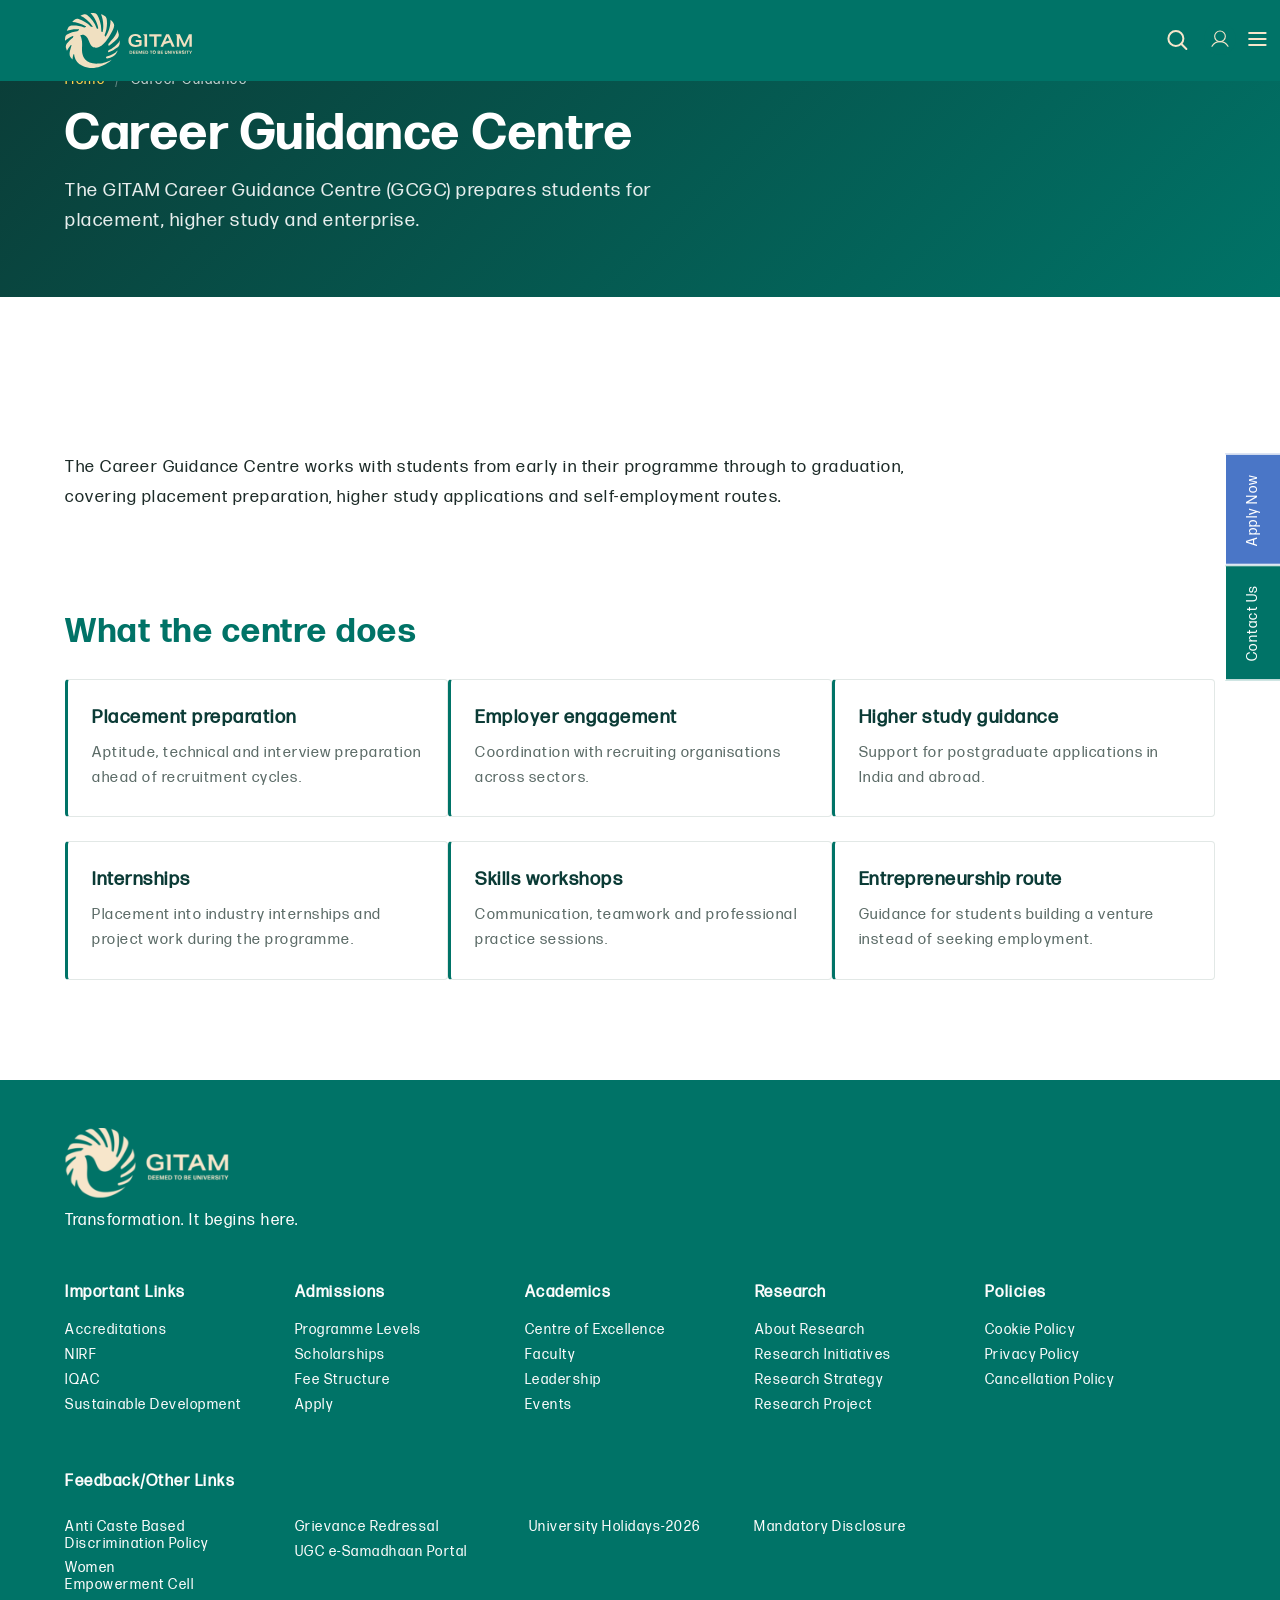
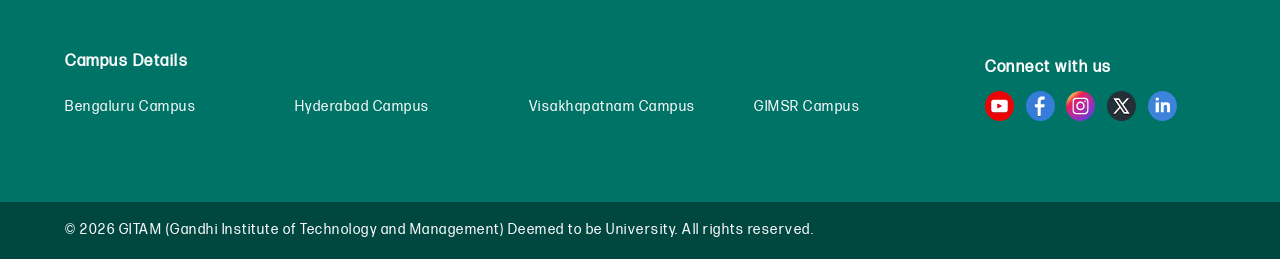
<file: career-guidance.html>
<!DOCTYPE html>
<html lang="en" dir="ltr" prefix="og: https://ogp.me/ns#">
  <head>
    <meta charset="utf-8" />
    <meta name="robots" content="noindex, nofollow" />
    <meta name="theme-color" content="#007367">
<style>/* @see https://github.com/aFarkas/lazysizes#broken-image-symbol */.js img.lazyload:not([src]) { visibility: hidden; }/* @see https://github.com/aFarkas/lazysizes#automatically-setting-the-sizes-attribute */.js img.lazyloaded[data-sizes=auto] { display: block; width: 100%; }/* Transition effect. */.js .lazyload, .js .lazyloading { opacity: 0; }.js .lazyloaded { opacity: 1; -webkit-transition: opacity 2000ms; transition: opacity 2000ms; }</style>
<meta name="description" content="GITAM Deemed to be University provides multidisciplinary education with a focus on applied learning, translational research, and holistic student development. Discover our programs in engineering, management, medical sciences, and more. Join a global network of 85,000+ alumni." />
<meta property="og:site_name" content="Gandhi Institute of Technology and Management" />
<meta property="og:title" content="Career Guidance Centre | GITAM" />
<meta property="og:description" content="GITAM Deemed to be University provides multidisciplinary education with a focus on applied learning, translational research, and holistic student development. Discover our programs in engineering, management, medical sciences, and more. Join a global network of 85,000+ alumni." />
<meta name="twitter:card" content="summary" />
<meta name="twitter:title" content="Career Guidance Centre | GITAM" />
<meta name="twitter:description" content="GITAM Deemed to be University provides multidisciplinary education with a focus on applied learning, translational research, and holistic student development. Discover our programs in engineering, management, medical sciences, and more. Join a global network of 85,000+ alumni." />
<meta name="MobileOptimized" content="width" />
<meta name="HandheldFriendly" content="true" />
<meta name="viewport" content="width=device-width, initial-scale=1.0" />
<link rel="icon" href="themes/gitam/favicon.ico" type="image/vnd.microsoft.icon" />

    <title>Career Guidance Centre | GITAM (Student Project Clone)</title>
    <link rel="stylesheet" media="all" href="themes/gitam/assets/css/app_base.min.css" />
<link rel="stylesheet" media="all" href="themes/gitam/assets/css/app.min.css" />
<style>.lazybg { background-image: none !important }</style>

    <link rel="stylesheet" media="all" href="sites/default/files/css/css_OX30RRLU5gwE7jYgCJ45GpTTz7spOX3sjwodpW3MmH0.css" />
    <link rel="stylesheet" media="all" href="assets/css/site.css" />


    
    
    

    
    
<script>
window.addEventListener('DOMContentLoaded', (event) => {
    const lazyImages = document.querySelectorAll('.lazybg');
    const backgroundOptions = {
       threshold: 0,
       rootMargin: "0px 0px 50px 0px"
    };
    const imageObserver = new IntersectionObserver((entries, imageObserver) => {
       entries.forEach(entry => {
           if (entry.isIntersecting) {
               showImageBackground(entry.target);
               imageObserver.unobserve(entry.target);
           }
       });
    }, backgroundOptions);
 
    lazyImages.forEach(image => {
       imageObserver.observe(image);
    });
 
    function showImageBackground(node) {
       node.classList.remove('lazybg');
    }
 });
</script>





<!-- Local Business Schema -->
<script type="application/ld+json">
{
        "@context": "https://schema.org",
        "@type": "CollegeOrUniversity",
        "name": "GITAM Deemed to be University",
        "address": {
                "@type": "PostalAddress",
                "streetAddress": "Gandhi Nagar, Rushikonda",
                "addressLocality": "Visakhapatnam",
                "addressRegion": "Andhra Pradesh",
                "postalCode": "530045"
        },
        "telephone": "089128 40501",
        "url": "https://www.gitam.edu/",
        "paymentAccepted": [ "credit card", "paypal" ],
        "openingHours": "Mo,Tu,We,Th,Fr 08:00-17:00",
        "openingHoursSpecification": [ {
                "@type": "OpeningHoursSpecification",
                "dayOfWeek": [
                        "Monday",
                        "Tuesday",
                        "Wednesday",
                        "Thursday",
                        "Friday"
                ],
                "opens": "08:00",
                "closes": "17:00"
        } ],
        "priceRange":"$$$$"

}
</script>
<!-- Local Business Schema -->
<!--Organization Schema -->
<script type="application/ld+json">
{
  "@context": "https://schema.org",
  "@type": "CollegeOrUniversity",
  "name": "GITAM Deemed to be University",
  "url": "https://www.gitam.edu/",
  "logo": "https://www.gitam.edu/themes/gitam/assets/images/gitam-logo.svg",
  "alternateName": "Gandhi Institute of Technology and Management",
  "sameAs": [
    "https://www.facebook.com/gitamdeemeduniversity",
    "https://x.com/GITAMUniversity",
    "https://www.instagram.com/gitamdeemeduniversity/",
    "https://www.linkedin.com/school/gitam-deemed-university",
    "https://www.youtube.com/gitamdeemeduniversity"
  ]
}
</script>
<!--Organization Schema -->

    
  </head>

  
  <body class="version2 node--type-page interior-page">
    
    
      <div class="dialog-off-canvas-main-canvas" data-off-canvas-main-canvas>
    

  <div>
    <header id="header" class="mainheader stickyheader">
<nav class="navbar-top">
    <div class="container">
        <div class="navbar-info"> <span>Information For:</span>
            <ul class="navbar-list">
                                                    <li>
                        <a href="aspiring-students.html" >
                        <!--    -->
                        Aspiring Students</a>
                    </li>
                                    <li>
                        <a href="campus-life.html" >
                        <!--    -->
                        Campus Life</a>
                    </li>
                                    <li>
                        <a href="#"  target="_blank" >
                        <!--    -->
                        Alumni</a>
                    </li>
                                    <li>
                        <a href="about-us.html" >
                        <!--    -->
                        Faculty</a>
                    </li>
                                    <li>
                        <a href="#"  target="_blank" >
                        <!--    -->
                        Entrepreneurship</a>
                    </li>
                                    <li>
                        <a href="contact-us.html" >
                        <!--    -->
                        FAQs</a>
                    </li>
                                    <li>
                        <a href="#"  target="_blank" >
                        <!--    -->
                        Careers</a>
                    </li>
                            </ul>
        </div>
        <div class="navbar-actions">
            <div class="search-bar">
                <div class="popup popupfilter">
                    <a href="javascript:;" class="searchpopup__trigger fpopup" data-popup-id="searchpopup1" aria-haspopup="dialog" ><img width="25" height="24" class="responsive-img" src="themes/gitam/assets/images/search-mobile.svg" alt="Search"></a>

                </div>
                            </div>
            <div class="user-icon">
                <div class="dropdown">
                    <ul class="menu">
                        <li class="menu-item menu-dropdown">
                            <span class="menu-link" data-toggle="submenu"><img class="dropbtn" alt="User Account" src="themes/gitam/assets/images/signon.svg" /><i class="bx bx-chevron-down"></i></span>
                            <ul class="submenu">
                                                                                                    <li class="submenu-item">
                                        <a class="submenu-link" href="#"  target="_blank" >Employee Login</a>
                                    </li>
                                                                    <li class="submenu-item">
                                        <a class="submenu-link" href="#"  target="_blank" >Parent Login</a>
                                    </li>
                                                                    <li class="submenu-item">
                                        <a class="submenu-link" href="#"  target="_blank" >Student Login</a>
                                    </li>
                                                                    <li class="submenu-item">
                                        <a class="submenu-link" href="#"  target="_blank" >Payments</a>
                                    </li>
                                                            </ul>
                        </li>
                    </ul>
                </div>
            </div>
        </div>
    </div>
</nav>
<div class="header">
    <div class="container d-flex">
        <div class="header__logosection">
            <a href="index.html"> <img class="wh-full responsive-img" src="themes/gitam/assets/images/gitam-logo.svg" width="161" height="69" alt="GITAM logo" title="Gitam"> </a>
        </div>
        <div class="header__rightsection">
            <div class="clicksearch-form hide-desktop">
                <a href="javascript:;" class="searchpopup__trigger fpopup" data-popup-id="searchpopup1" aria-haspopup="dialog"><img src="themes/gitam/assets/images/search-mobile.svg" alt="Search"></a>
            </div>
            <div class="user-icon hide-desktop">
                <div class="dropdown"> <img class="dropbtn" src="themes/gitam/assets/images/signon.svg" alt="User">
                    <div class="dropdown-content">
                                                                            <a href="#"  target="_blank" >Employee Login</a>
                                                    <a href="#"  target="_blank" >Parent Login</a>
                                                    <a href="#"  target="_blank" >Student Login</a>
                                                    <a href="#"  target="_blank" >Payments</a>
                                            </div>
                </div>
            </div>
            <div class="menuwrapper"> <!-- Header Menu Button -->
                <div id="mobilegitam" class="mobilegitam mobilegitam-menu"><img alt="Gitam" src="themes/gitam/assets/images/toggler.svg"></div>
                <div id="close-icon" class="close-icon"><img src="themes/gitam/assets/images/close-icon.svg" alt="close"></div> <span class="overlay"></span>
                <nav class="navbar" id="navbar">
                    <ul class="menu " id="menu">
                                                                                                            <li class="menu-item menu-dropdown" parent-toggle="parentmenuclick">
                                    <span class="menu-link" data-toggle="submenu">
                                                                                    About Us<i class="bx bx-chevron-down"></i>
                                                                            </span>
                                    <ul class="submenu">
                                                                                    <li class="submenu-item ">
                                                                                                    <a class="submenu-link" href="about-us.html" > About GITAM  </a>
                                                                                                </li>
                                                                                    <li class="submenu-item submenu-dropdown">
                                                                                                    <span class="submenu-link" data-toggle="innersubmenu"> <a class="submenu-link" href="javascript:;" > Campus Life  </a></span>
                                                    <ul class="innersubmenu">
                                                                                                                <li class="innersubmenu-item">
                                                            <a class="innersubmenu-link" href="campus-life.html" >Bengaluru </a>

                                                        </li>
                                                                                                                <li class="innersubmenu-item">
                                                            <a class="innersubmenu-link" href="campus-life.html" >Visakhapatnam </a>

                                                        </li>
                                                                                                                <li class="innersubmenu-item">
                                                            <a class="innersubmenu-link" href="campus-life.html" >Hyderabad </a>

                                                        </li>
                                                                                                                <li class="innersubmenu-item">
                                                            <a class="innersubmenu-link" href="campus-life.html" >GIMSR </a>

                                                        </li>
                                                                                                            </ul>
                                                                                                </li>
                                                                                    <li class="submenu-item ">
                                                                                                    <a class="submenu-link" href="about-us.html" > Faculty  </a>
                                                                                                </li>
                                                                                    <li class="submenu-item ">
                                                                                                    <a class="submenu-link" href="about-us.html" > Leadership  </a>
                                                                                                </li>
                                                                                    <li class="submenu-item ">
                                                                                                    <a class="submenu-link" href="#"  target="_blank" > Women Empowerment Cell  </a>
                                                                                                </li>
                                                                            </ul>
                                </li>
                                                                                                                <li class="menu-item menu-dropdown" parent-toggle="parentmenuclick">
                                    <span class="menu-link" data-toggle="submenu">
                                                                                    Accreditation<i class="bx bx-chevron-down"></i>
                                                                            </span>
                                    <ul class="submenu">
                                                                                    <li class="submenu-item ">
                                                                                                    <a class="submenu-link" href="#"  target="_blank" > IQAC  </a>
                                                                                                </li>
                                                                                    <li class="submenu-item ">
                                                                                                    <a class="submenu-link" href="about-us.html" > Accreditation &amp; Ranking  </a>
                                                                                                </li>
                                                                                    <li class="submenu-item ">
                                                                                                    <a class="submenu-link" href="#"  target="_blank" > NIRF  </a>
                                                                                                </li>
                                                                                    <li class="submenu-item ">
                                                                                                    <a class="submenu-link" href="about-us.html" > Sustainable Development  </a>
                                                                                                </li>
                                                                                    <li class="submenu-item submenu-dropdown">
                                                                                                    <span class="submenu-link" data-toggle="innersubmenu"> <a class="submenu-link" href="javascript:;" > Policies  </a></span>
                                                    <ul class="innersubmenu">
                                                                                                                <li class="innersubmenu-item">
                                                            <a class="innersubmenu-link" href="#"  target="_blank" >Climate Action </a>

                                                        </li>
                                                                                                                <li class="innersubmenu-item">
                                                            <a class="innersubmenu-link" href="#"  target="_blank" >Sustainable Procurement </a>

                                                        </li>
                                                                                                                <li class="innersubmenu-item">
                                                            <a class="innersubmenu-link" href="#"  target="_blank" >Sustainable Investment </a>

                                                        </li>
                                                                                                                <li class="innersubmenu-item">
                                                            <a class="innersubmenu-link" href="#"  target="_blank" >Net Zero Commitment </a>

                                                        </li>
                                                                                                                <li class="innersubmenu-item">
                                                            <a class="innersubmenu-link" href="#"  target="_blank" >Equality, Diversity and Inclusiveness </a>

                                                        </li>
                                                                                                                <li class="innersubmenu-item">
                                                            <a class="innersubmenu-link" href="#"  target="_blank" >Committee for Differently Abled </a>

                                                        </li>
                                                                                                                <li class="innersubmenu-item">
                                                            <a class="innersubmenu-link" href="#"  target="_blank" >Equal Opportunity Cell </a>

                                                        </li>
                                                                                                            </ul>
                                                                                                </li>
                                                                                    <li class="submenu-item ">
                                                                                                    <a class="submenu-link" href="#"  target="_blank" > Feedback  </a>
                                                                                                </li>
                                                                                    <li class="submenu-item ">
                                                                                                    <a class="submenu-link" href="academics.html" > ITEP (NCTE)  </a>
                                                                                                </li>
                                                                            </ul>
                                </li>
                                                                                                                <li class="menu-item menu-dropdown" parent-toggle="parentmenuclick">
                                    <span class="menu-link" data-toggle="submenu">
                                                                                    Academics<i class="bx bx-chevron-down"></i>
                                                                            </span>
                                    <ul class="submenu">
                                                                                    <li class="submenu-item submenu-dropdown">
                                                                                                    <span class="submenu-link" data-toggle="innersubmenu"> <a class="submenu-link" href="javascript:;" > Bengaluru  </a></span>
                                                    <ul class="innersubmenu">
                                                                                                                <li class="innersubmenu-item">
                                                            <a class="innersubmenu-link" href="academics.html" >Computer Science and Engineering </a>

                                                        </li>
                                                                                                                <li class="innersubmenu-item">
                                                            <a class="innersubmenu-link" href="academics.html" >Core Engineering </a>

                                                        </li>
                                                                                                                <li class="innersubmenu-item">
                                                            <a class="innersubmenu-link" href="academics.html" >Humanities and Social Sciences </a>

                                                        </li>
                                                                                                                <li class="innersubmenu-item">
                                                            <a class="innersubmenu-link" href="academics.html" >Management </a>

                                                        </li>
                                                                                                                <li class="innersubmenu-item">
                                                            <a class="innersubmenu-link" href="academics.html" >Science </a>

                                                        </li>
                                                                                                            </ul>
                                                                                                </li>
                                                                                    <li class="submenu-item submenu-dropdown">
                                                                                                    <span class="submenu-link" data-toggle="innersubmenu"> <a class="submenu-link" href="javascript:;" > Hyderabad  </a></span>
                                                    <ul class="innersubmenu">
                                                                                                                <li class="innersubmenu-item">
                                                            <a class="innersubmenu-link" href="academics.html" >Architecture </a>

                                                        </li>
                                                                                                                <li class="innersubmenu-item">
                                                            <a class="innersubmenu-link" href="academics.html" >Computer Science and Engineering </a>

                                                        </li>
                                                                                                                <li class="innersubmenu-item">
                                                            <a class="innersubmenu-link" href="academics.html" >Core Engineering </a>

                                                        </li>
                                                                                                                <li class="innersubmenu-item">
                                                            <a class="innersubmenu-link" href="academics.html" >Education </a>

                                                        </li>
                                                                                                                <li class="innersubmenu-item">
                                                            <a class="innersubmenu-link" href="academics.html" >Humanities and Social Sciences </a>

                                                        </li>
                                                                                                                <li class="innersubmenu-item">
                                                            <a class="innersubmenu-link" href="academics.html" >Management </a>

                                                        </li>
                                                                                                                <li class="innersubmenu-item">
                                                            <a class="innersubmenu-link" href="academics.html" >Pharmacy </a>

                                                        </li>
                                                                                                                <li class="innersubmenu-item">
                                                            <a class="innersubmenu-link" href="#"  target="_blank" >Public Policy </a>

                                                        </li>
                                                                                                                <li class="innersubmenu-item">
                                                            <a class="innersubmenu-link" href="academics.html" >Science </a>

                                                        </li>
                                                                                                            </ul>
                                                                                                </li>
                                                                                    <li class="submenu-item submenu-dropdown">
                                                                                                    <span class="submenu-link" data-toggle="innersubmenu"> <a class="submenu-link" href="javascript:;" > Visakhapatnam  </a></span>
                                                    <ul class="innersubmenu">
                                                                                                                <li class="innersubmenu-item">
                                                            <a class="innersubmenu-link" href="academics.html" >Architecture </a>

                                                        </li>
                                                                                                                <li class="innersubmenu-item">
                                                            <a class="innersubmenu-link" href="academics.html" >Computer Science and Engineering </a>

                                                        </li>
                                                                                                                <li class="innersubmenu-item">
                                                            <a class="innersubmenu-link" href="academics.html" >Core Engineering </a>

                                                        </li>
                                                                                                                <li class="innersubmenu-item">
                                                            <a class="innersubmenu-link" href="academics.html" >Humanities and Social Sciences </a>

                                                        </li>
                                                                                                                <li class="innersubmenu-item">
                                                            <a class="innersubmenu-link" href="academics.html" >Law </a>

                                                        </li>
                                                                                                                <li class="innersubmenu-item">
                                                            <a class="innersubmenu-link" href="academics.html" >Management </a>

                                                        </li>
                                                                                                                <li class="innersubmenu-item">
                                                            <a class="innersubmenu-link" href="academics.html" >Pharmacy </a>

                                                        </li>
                                                                                                                <li class="innersubmenu-item">
                                                            <a class="innersubmenu-link" href="academics.html" >Science </a>

                                                        </li>
                                                                                                            </ul>
                                                                                                </li>
                                                                                    <li class="submenu-item submenu-dropdown">
                                                                                                    <span class="submenu-link" data-toggle="innersubmenu"> <a class="submenu-link" href="academics.html" > GIMSR  </a></span>
                                                    <ul class="innersubmenu">
                                                                                                                <li class="innersubmenu-item">
                                                            <a class="innersubmenu-link" href="academics.html" >Medicine </a>

                                                        </li>
                                                                                                                <li class="innersubmenu-item">
                                                            <a class="innersubmenu-link" href="academics.html" >Nursing </a>

                                                        </li>
                                                                                                                <li class="innersubmenu-item">
                                                            <a class="innersubmenu-link" href="academics.html" >Allied and Healthcare Professions </a>

                                                        </li>
                                                                                                                <li class="innersubmenu-item">
                                                            <a class="innersubmenu-link" href="academics.html" >Physiotherapy </a>

                                                        </li>
                                                                                                            </ul>
                                                                                                </li>
                                                                                    <li class="submenu-item submenu-dropdown">
                                                                                                    <span class="submenu-link" data-toggle="innersubmenu"> <a class="submenu-link" href="javascript:;" > Evaluation  </a></span>
                                                    <ul class="innersubmenu">
                                                                                                                <li class="innersubmenu-item">
                                                            <a class="innersubmenu-link" href="#"  target="_blank" >Results </a>

                                                        </li>
                                                                                                                <li class="innersubmenu-item">
                                                            <a class="innersubmenu-link" href="academics.html" >Applications &amp; Fee Structure </a>

                                                        </li>
                                                                                                                <li class="innersubmenu-item">
                                                            <a class="innersubmenu-link" href="#"  target="_blank" >Apply for Certificates </a>

                                                        </li>
                                                                                                                <li class="innersubmenu-item">
                                                            <a class="innersubmenu-link" href="#"  target="_blank" >Apply for Examinations </a>

                                                        </li>
                                                                                                                <li class="innersubmenu-item">
                                                            <a class="innersubmenu-link" href="academics.html" >Annual Reports </a>

                                                        </li>
                                                                                                                <li class="innersubmenu-item">
                                                            <a class="innersubmenu-link" href="#"  target="_blank" >CGPA to Percentage Conversion Certificate </a>

                                                        </li>
                                                                                                                <li class="innersubmenu-item">
                                                            <a class="innersubmenu-link" href="academics.html" >Evaluation Contact </a>

                                                        </li>
                                                                                                                <li class="innersubmenu-item">
                                                            <a class="innersubmenu-link" href="academics.html" >Redressal of Grievances </a>

                                                        </li>
                                                                                                                <li class="innersubmenu-item">
                                                            <a class="innersubmenu-link" href="academics.html" >Evaluation Norms </a>

                                                        </li>
                                                                                                                <li class="innersubmenu-item">
                                                            <a class="innersubmenu-link" href="#"  target="_blank" >Examination Notifications </a>

                                                        </li>
                                                                                                                <li class="innersubmenu-item">
                                                            <a class="innersubmenu-link" href="#"  target="_blank" >Examination Time Tables </a>

                                                        </li>
                                                                                                                <li class="innersubmenu-item">
                                                            <a class="innersubmenu-link" href="#"  target="_blank" >Hall Ticket </a>

                                                        </li>
                                                                                                                <li class="innersubmenu-item">
                                                            <a class="innersubmenu-link" href="academics.html" >Instructions To Apply For Examination And Certificates </a>

                                                        </li>
                                                                                                                <li class="innersubmenu-item">
                                                            <a class="innersubmenu-link" href="academics.html" >National Academic Depository(NAD) &amp; Academic Bank of Credits(ABC) </a>

                                                        </li>
                                                                                                                <li class="innersubmenu-item">
                                                            <a class="innersubmenu-link" href="academics.html" >Recent Updates in Regulations </a>

                                                        </li>
                                                                                                                <li class="innersubmenu-item">
                                                            <a class="innersubmenu-link" href="#"  target="_blank" >Request for Credential/Academic Verification </a>

                                                        </li>
                                                                                                            </ul>
                                                                                                </li>
                                                                                    <li class="submenu-item ">
                                                                                                    <a class="submenu-link" href="academics.html" > Liberal Education  </a>
                                                                                                </li>
                                                                                    <li class="submenu-item ">
                                                                                                    <a class="submenu-link" href="academics.html" > Performing Arts  </a>
                                                                                                </li>
                                                                                    <li class="submenu-item ">
                                                                                                    <a class="submenu-link" href="academics.html" > Blended Learning  </a>
                                                                                                </li>
                                                                                    <li class="submenu-item ">
                                                                                                    <a class="submenu-link" href="academics.html" > Curriculum and Syllabus  </a>
                                                                                                </li>
                                                                                    <li class="submenu-item ">
                                                                                                    <a class="submenu-link" href="#"  target="_blank" > Library  </a>
                                                                                                </li>
                                                                                    <li class="submenu-item ">
                                                                                                    <a class="submenu-link" href="academics.html" > Young Entrepreneurs Programme  </a>
                                                                                                </li>
                                                                                    <li class="submenu-item ">
                                                                                                    <a class="submenu-link" href="academics.html"  target="_blank" > Academic Calendar  </a>
                                                                                                </li>
                                                                                    <li class="submenu-item ">
                                                                                                    <a class="submenu-link" href="academics.html"  target="_blank" > Academic Policies  </a>
                                                                                                </li>
                                                                                    <li class="submenu-item ">
                                                                                                    <a class="submenu-link" href="academics.html"  target="_blank" > Academic Regulations  </a>
                                                                                                </li>
                                                                            </ul>
                                </li>
                                                                                                                <li class="menu-item menu-dropdown" parent-toggle="parentmenuclick">
                                    <span class="menu-link" data-toggle="submenu">
                                                                                    Research<i class="bx bx-chevron-down"></i>
                                                                            </span>
                                    <ul class="submenu">
                                                                                    <li class="submenu-item ">
                                                                                                    <a class="submenu-link" href="research.html" > About  </a>
                                                                                                </li>
                                                                                    <li class="submenu-item ">
                                                                                                    <a class="submenu-link" href="research.html" > Strategy  </a>
                                                                                                </li>
                                                                                    <li class="submenu-item submenu-dropdown">
                                                                                                    <span class="submenu-link" data-toggle="innersubmenu"> <a class="submenu-link" href="research.html" > Research Initiatives  </a></span>
                                                    <ul class="innersubmenu">
                                                                                                                <li class="innersubmenu-item">
                                                            <a class="innersubmenu-link" href="#"  target="_blank" >Research &amp; Mentoring Program </a>

                                                        </li>
                                                                                                            </ul>
                                                                                                </li>
                                                                                    <li class="submenu-item ">
                                                                                                    <a class="submenu-link" href="research.html" > Research Policies  </a>
                                                                                                </li>
                                                                                    <li class="submenu-item ">
                                                                                                    <a class="submenu-link" href="research.html" > Centers of Excellence  </a>
                                                                                                </li>
                                                                                    <li class="submenu-item ">
                                                                                                    <a class="submenu-link" href="research.html" > DBT Funded Projects  </a>
                                                                                                </li>
                                                                                    <li class="submenu-item ">
                                                                                                    <a class="submenu-link" href="research.html" > Patents  </a>
                                                                                                </li>
                                                                                    <li class="submenu-item ">
                                                                                                    <a class="submenu-link" href="research.html" > Publications  </a>
                                                                                                </li>
                                                                                    <li class="submenu-item ">
                                                                                                    <a class="submenu-link" href="research.html" > MURTI  </a>
                                                                                                </li>
                                                                                    <li class="submenu-item ">
                                                                                                    <a class="submenu-link" href="#"  target="_blank" > I-STEM Equipment  </a>
                                                                                                </li>
                                                                                    <li class="submenu-item ">
                                                                                                    <a class="submenu-link" href="#"  target="_blank" > G-TEC  </a>
                                                                                                </li>
                                                                                    <li class="submenu-item ">
                                                                                                    <a class="submenu-link" href="research.html" > Ph.D. Programmes  </a>
                                                                                                </li>
                                                                            </ul>
                                </li>
                                                                                                                <li class="menu-item menu-dropdown" parent-toggle="parentmenuclick">
                                    <span class="menu-link" data-toggle="submenu">
                                                                                    Fee &amp; Scholarships<i class="bx bx-chevron-down"></i>
                                                                            </span>
                                    <ul class="submenu">
                                                                                    <li class="submenu-item ">
                                                                                                    <a class="submenu-link" href="fee-scholarships.html" > Scholarships  </a>
                                                                                                </li>
                                                                                    <li class="submenu-item ">
                                                                                                    <a class="submenu-link" href="fee-scholarships.html" > Fee Structure  </a>
                                                                                                </li>
                                                                                    <li class="submenu-item ">
                                                                                                    <a class="submenu-link" href="fee-scholarships.html" > Education Loan  </a>
                                                                                                </li>
                                                                                    <li class="submenu-item ">
                                                                                                    <a class="submenu-link" href="#"  target="_blank" > Pay Fee  </a>
                                                                                                </li>
                                                                            </ul>
                                </li>
                                                                                                                <li class="menu-item menu-dropdown" parent-toggle="parentmenuclick">
                                    <span class="menu-link" data-toggle="submenu">
                                                                                    Career Guidance<i class="bx bx-chevron-down"></i>
                                                                            </span>
                                    <ul class="submenu">
                                                                                    <li class="submenu-item ">
                                                                                                    <a class="submenu-link" href="career-guidance.html" > GITAM Career Guidance Centre (GCGC)  </a>
                                                                                                </li>
                                                                            </ul>
                                </li>
                                                                                                                <li class="menu-item menu-dropdown" parent-toggle="parentmenuclick">
                                    <span class="menu-link" data-toggle="submenu">
                                                                                    Events<i class="bx bx-chevron-down"></i>
                                                                            </span>
                                    <ul class="submenu">
                                                                                    <li class="submenu-item ">
                                                                                                    <a class="submenu-link" href="campus-life.html" > Events  </a>
                                                                                                </li>
                                                                                    <li class="submenu-item ">
                                                                                                    <a class="submenu-link" href="campus-life.html" > Changemakers  </a>
                                                                                                </li>
                                                                            </ul>
                                </li>
                                                                        </ul>
                    <ul class="navbar-list visibilityshowhide">
                                                                            <li>
                                <a href="aspiring-students.html" >
                                Aspiring Students</a>
                            </li>
                                                    <li>
                                <a href="campus-life.html" >
                                Campus Life</a>
                            </li>
                                                    <li>
                                <a href="#"  target="_blank" >
                                Alumni</a>
                            </li>
                                                    <li>
                                <a href="about-us.html" >
                                Faculty</a>
                            </li>
                                                    <li>
                                <a href="#"  target="_blank" >
                                Entrepreneurship</a>
                            </li>
                                                    <li>
                                <a href="contact-us.html" >
                                FAQs</a>
                            </li>
                                                    <li>
                                <a href="#"  target="_blank" >
                                Careers</a>
                            </li>
                                            </ul>
                </nav>
            </div>
        </div>
    </div>
</div>
</header>

<main class="interior">
  <section class="interior-hero">
    <div class="container">
      <nav class="interior-crumbs" aria-label="Breadcrumb">
        <a href="index.html">Home</a><span aria-hidden="true">/</span><span>Career Guidance</span>
      </nav>
      <h1>Career Guidance Centre</h1>
      <p class="interior-lede">The GITAM Career Guidance Centre (GCGC) prepares students for placement, higher study and enterprise.</p>
    </div>
  </section>
  <section class="section ">
    <div class="container">
      
      <div class="row"><div class="col-12 col-lg-9"><div class="interior-prose"><p>The Career Guidance Centre works with students from early in their programme through to graduation, covering placement preparation, higher study applications and self-employment routes.</p></div></div></div>
    </div>
  </section>
  <section class="section ">
    <div class="container">
      <h2>What the centre does</h2>
      <div class="row">
        <div class="col-12 col-md-6 col-lg-4">
          <div class="interior-card"><h3>Placement preparation</h3><p>Aptitude, technical and interview preparation ahead of recruitment cycles.</p></div>
        </div>
        <div class="col-12 col-md-6 col-lg-4">
          <div class="interior-card"><h3>Employer engagement</h3><p>Coordination with recruiting organisations across sectors.</p></div>
        </div>
        <div class="col-12 col-md-6 col-lg-4">
          <div class="interior-card"><h3>Higher study guidance</h3><p>Support for postgraduate applications in India and abroad.</p></div>
        </div>
        <div class="col-12 col-md-6 col-lg-4">
          <div class="interior-card"><h3>Internships</h3><p>Placement into industry internships and project work during the programme.</p></div>
        </div>
        <div class="col-12 col-md-6 col-lg-4">
          <div class="interior-card"><h3>Skills workshops</h3><p>Communication, teamwork and professional practice sessions.</p></div>
        </div>
        <div class="col-12 col-md-6 col-lg-4">
          <div class="interior-card"><h3>Entrepreneurship route</h3><p>Guidance for students building a venture instead of seeking employment.</p></div>
        </div>
      </div>
    </div>
  </section>
</main>
<footer class="footer footer--bg footer__multicolumn footer__multicolumn--2 mt-4">
    <div class="container">
        <div class="footer__wrapper"> <!-- Footer Logo -->
            <div class="row">
                <div class="footer__logo mrb30">
                    <a href="index.html"> <img src="themes/gitam/assets/images/footer-logo.svg" alt="GITAM" title="GITAM" loading="lazy"> </a>
                    <p>Transformation. It begins here.</p>
                </div>
            </div> <!-- Footer List Row 1 -->
            <div class="row justify-center">
                                                    <div class="col-sm-12 col-sm-4 col-lg-2  mobile mrb30 0">
                        <div class="footer__title">
                            <h4>Important Links</h4> <span class="footer__title--icon"></span>
                        </div>
                        <ul class="footer__list">
                                                                                            <li class="footer__item"><a href="about-us.html"  >Accreditations</a></li>
                                                                <li class="footer__item"><a href="#"   target="_blank" >NIRF</a></li>
                                                                <li class="footer__item"><a href="#"   target="_blank" >IQAC</a></li>
                                                                <li class="footer__item"><a href="about-us.html"  >Sustainable Development</a></li>
                                                                                    </ul>
                    </div>
                                    <div class="col-sm-12 col-sm-4 col-lg-2  offset-lg-3-3  mobile mrb30 1">
                        <div class="footer__title">
                            <h4>Admissions</h4> <span class="footer__title--icon"></span>
                        </div>
                        <ul class="footer__list">
                                                                                            <li class="footer__item"><a href="academics.html"  >Programme Levels</a></li>
                                                                <li class="footer__item"><a href="fee-scholarships.html"  >Scholarships</a></li>
                                                                <li class="footer__item"><a href="fee-scholarships.html"  >Fee Structure</a></li>
                                                                <li class="footer__item"><a href="#"   target="_blank" >Apply</a></li>
                                                                                    </ul>
                    </div>
                                    <div class="col-sm-12 col-sm-4 col-lg-2  offset-lg-3-3  mobile mrb30 2">
                        <div class="footer__title">
                            <h4>Academics</h4> <span class="footer__title--icon"></span>
                        </div>
                        <ul class="footer__list">
                                                                                            <li class="footer__item"><a href="research.html"  >Centre of Excellence</a></li>
                                                                <li class="footer__item"><a href="about-us.html"  >Faculty</a></li>
                                                                <li class="footer__item"><a href="about-us.html"  >Leadership</a></li>
                                                                <li class="footer__item"><a href="campus-life.html"  >Events</a></li>
                                                                                    </ul>
                    </div>
                                    <div class="col-sm-12 col-sm-4 col-lg-2  offset-lg-3-3  mobile mrb30 3">
                        <div class="footer__title">
                            <h4>Research</h4> <span class="footer__title--icon"></span>
                        </div>
                        <ul class="footer__list">
                                                                                            <li class="footer__item"><a href="research.html"  >About Research</a></li>
                                                                <li class="footer__item"><a href="research.html"  >Research Initiatives</a></li>
                                                                <li class="footer__item"><a href="research.html"  >Research Strategy</a></li>
                                                                <li class="footer__item"><a href="research.html"  >Research Project</a></li>
                                                                                    </ul>
                    </div>
                                    <div class="col-sm-12 col-sm-4 col-lg-2  offset-lg-3-3  mobile mrb30 4">
                        <div class="footer__title">
                            <h4>Policies</h4> <span class="footer__title--icon"></span>
                        </div>
                        <ul class="footer__list">
                                                                                            <li class="footer__item"><a href="#"  >Cookie Policy</a></li>
                                                                <li class="footer__item"><a href="#"  >Privacy Policy</a></li>
                                                                <li class="footer__item"><a href="#"   target="_blank" >Cancellation Policy</a></li>
                                                                                    </ul>
                    </div>
                            </div>

             <div class="row justify-center">
                
                <div class="col-sm-12 col-lg-10 width80 mobile mrb30">
                    <div class="footer__title"><h4>Feedback/Other Links</h4> <span class="footer__title--icon"></span></div>
                     <ul class="footer__list">
                        <li>
                        <div class="row justify-center">
                                                            <div class="col-sm-12 col-sm-4 col-lg-2 col-lg-2   mobile campus1">
                                    <ul class="">
                                                                                                                                <li class="footer__item"><a href="#"  >Anti Caste Based Discrimination Policy</a></li>
                                                                                        <li class="footer__item"><a href="#"   target="_blank" >Women Empowerment Cell</a></li>
                                                                                                                        </ul>
                                </div>
                                                            <div class="col-sm-12 col-sm-4 col-lg-2 col-lg-3 offset-lg-3-3  mobile campus2">
                                    <ul class="">
                                                                                                                                <li class="footer__item"><a href="academics.html"  >Grievance Redressal</a></li>
                                                                                        <li class="footer__item"><a href="#"   target="_blank" >UGC e-Samadhaan Portal</a></li>
                                                                                                                        </ul>
                                </div>
                                                            <div class="col-sm-12 col-sm-4 col-lg-2 col-lg-2 offset-lg-3-3  mobile campus3">
                                    <ul class="">
                                                                                                                                <li class="footer__item"><a href="#"   target="_blank" >University Holidays-2026</a></li>
                                                                                                                        </ul>
                                </div>
                                                            <div class="col-sm-12 col-sm-4 col-lg-2 col-lg-3  offset-lg-7-7 mobile campus4">
                                    <ul class="">
                                                                                                                                <li class="footer__item"><a href="#"   target="_blank" >Mandatory Disclosure</a></li>
                                                                                                                        </ul>
                                </div>
                                                            <div class="col-sm-12 col-sm-4 col-lg-2 col-lg-2   mobile campus5">
                                    <ul class="">
                                                                            </ul>
                                </div>
                                                    </div>
                        </li>
                    </ul>
                </div>

            </div>
            <div class="row justify-center">
                <div class="col-sm-12 col-lg-10 width80 mobile mrb30">
                    <div class="footer__title"><h4>Campus Details</h4> <span class="footer__title--icon"></span></div>
                     <ul class="footer__list">
                        <li>
                        <div class="row justify-center">
                                                            <div class="col-sm-12 col-sm-4 col-lg-2 col-lg-2   mobile campus1">
                                    <ul class="">
                                                                                                                                <li class="footer__item"><a href="campus-life.html"  >Bengaluru Campus</a></li>
                                                                                                                        </ul>
                                </div>
                                                            <div class="col-sm-12 col-sm-4 col-lg-2 col-lg-3 offset-lg-3-3  mobile campus2">
                                    <ul class="">
                                                                                                                                <li class="footer__item"><a href="campus-life.html"  >Hyderabad Campus</a></li>
                                                                                                                        </ul>
                                </div>
                                                            <div class="col-sm-12 col-sm-4 col-lg-2 col-lg-2 offset-lg-3-3  mobile campus3">
                                    <ul class="">
                                                                                                                                <li class="footer__item"><a href="campus-life.html"  >Visakhapatnam Campus</a></li>
                                                                                                                        </ul>
                                </div>
                                                            <div class="col-sm-12 col-sm-4 col-lg-2 col-lg-3  offset-lg-7-7 mobile campus4">
                                    <ul class="">
                                                                                                                                <li class="footer__item"><a href="campus-life.html"  >GIMSR Campus</a></li>
                                                                                                                        </ul>
                                </div>
                                                    </div>
                        </li>
                    </ul>
                </div>
                <div class="col-sm-12 col-sm-4 col-lg-2  mobile">
                    <div class="footer__quicklinks">
                        <p>Connect with us</p> <!-- Social Media Links -->
                        <ul class="socialmedialinks">
                            <li class="social-item"><a href="#" target="_blank"><img loading="lazy" alt="Youtube"
                                src="themes/gitam/assets/images/footer-yt.svg" title="Youtube" class=""></a> </li>
                            <li class="social-item"> <a href="#" target="_blank"><img loading="lazy" alt="Facebook"
                                src="themes/gitam/assets/images/footer-fb.svg" title="Facebook" class=""></a> </li>
                            <li class="social-item"> <a href="#" target="_blank"><img loading="lazy" alt="Instagram"
                                src="themes/gitam/assets/images/footer-insta.svg" title="Instagram" class=""></a> </li>
                            <li class="social-item"> <a href="#" target="_blank"><img loading="lazy" alt="Twitter"
                                src="themes/gitam/assets/images/footer-x.svg" title="Twitter" class=""></a> </li>
                            <li class="social-item"> <a href="#" target="_blank"><img loading="lazy" alt="Linkedin"
                                src="themes/gitam/assets/images/footer-in.svg" title="Linkedin" class=""></a> </li>
                        </ul> <!-- Social Media Links -->
                    </div>
                </div>
            </div>
        </div>
    </div>
    <div class="footer__copyright">
        <div class="container">
            <div class="row">
            <p>© 2026 GITAM (Gandhi Institute of Technology and Management) Deemed to be University. All rights reserved.</p>
            </div>
        </div>
    </div>
    <div data-aos="fade-left" class="sticky__btn showmobile">
        <ul>
                                    <li> <a href="#" target="_blank" class="Admissionenq-form">Apply Now</a> </li>
            <li> <a href="contact-us.html">Contact Us</a> </li>
                    </ul>
    </div>
</footer>
<div id="small-dialog" class="zoom-anim-dialog mfp-hide">
   </div>
<div class="searchpopupfilter">
    <div class="popup popupfilter">
        <div class="popup__overlay popup__overlay--hidden" id="searchpopup1" role="dialog" aria-modal="true" data-lenis-prevent>
            <div class="popup__content popupfilter__content" role="document">
                <h2 class="fnt32px">What are you searching for?</h2>
                <a href="javascript:;" class="popup__closeicon" aria-label="Close Popup"><img src="themes/gitam/assets/images/filter-close.svg"></a>
                <form onsubmit="return false;"   >
                    <div class="searchbar" data-searchbar="2">
                        <div class="searchbar__dropdown">
                            <div  class="dropdown-text">
                                <span id="drop-content-2">All Campus</span>
                                <img  src="themes/gitam/assets/images/filter-arrow.png" alt="arrow">
                            </div>
                                                        
                            <ul class="dropdown-list">
                                <li class="dropdown-list-item">
                                <input type="checkbox" value="All Campus2" id="AllCampus2" data-campus="All Campus"/>
                                <label for="AllCampus2">All Campus</label>
                                </li>
                                                                    <li class="dropdown-list-item">
                                        <input type="checkbox" name="campus[3]"   value="3" id="Bengaluru2" data-campus="Bengaluru"/>
                                        <label for="Bengaluru2">Bengaluru</label>
                                    </li>
                                                                    <li class="dropdown-list-item">
                                        <input type="checkbox" name="campus[1]"   value="1" id="Hyderabad2" data-campus="Hyderabad"/>
                                        <label for="Hyderabad2">Hyderabad</label>
                                    </li>
                                                                    <li class="dropdown-list-item">
                                        <input type="checkbox" name="campus[2]"   value="2" id="Visakhapatnam2" data-campus="Visakhapatnam"/>
                                        <label for="Visakhapatnam2">Visakhapatnam</label>
                                    </li>
                                                                    <li class="dropdown-list-item">
                                        <input type="checkbox" name="campus[4]"   value="4" id="GIMSR2" data-campus="GIMSR"/>
                                        <label for="GIMSR2">GIMSR</label>
                                    </li>
                                                            </ul>
                        </div>

                        <div class="search-box-wrapper search-popup">
                            <div class="search-box">
                                <input type="text" id="search-input-popup" value="" name="key" placeholder="Search something...">
                                <input type="submit" class="search-box__searchsubmit"/>

                                <img src="themes/gitam/assets/images/input-close.png" alt="close">
                                <img src="themes/gitam/assets/images/spinner.gif" class="loading-img hide" alt="loading">
                            </div>

                            <div class="search-box__filtertext">
                                <h4>Top Results</h4>

                            </div>
                        </div>
                    </div>

                    
                <div class="popupfilter__cta popupfilter__cta--gapnone popupfilter__searchcta">
                    <button class="cta cta--secondary popup__clear" aria-label="Close Popup">Clear All</button>
                    <input type="submit"  class="cta cta--primary popup__applynow" value="Apply Now" />
                </div>
            </form>
            </div>
        </div>
    </div>
</div>

  </div>



  </div>

    
    

        <script src="core/assets/vendor/jquery/jquery.min.js"></script>
<script src="assets/js/drupal-shim.js"></script>
<script src="themes/gitam/assets/js/app_lib.js"></script>
<script src="themes/gitam/assets/js/app.js"></script>
<script src="themes/gitam/assets/js/app_ui.js"></script>  </body>
</html>
</file>
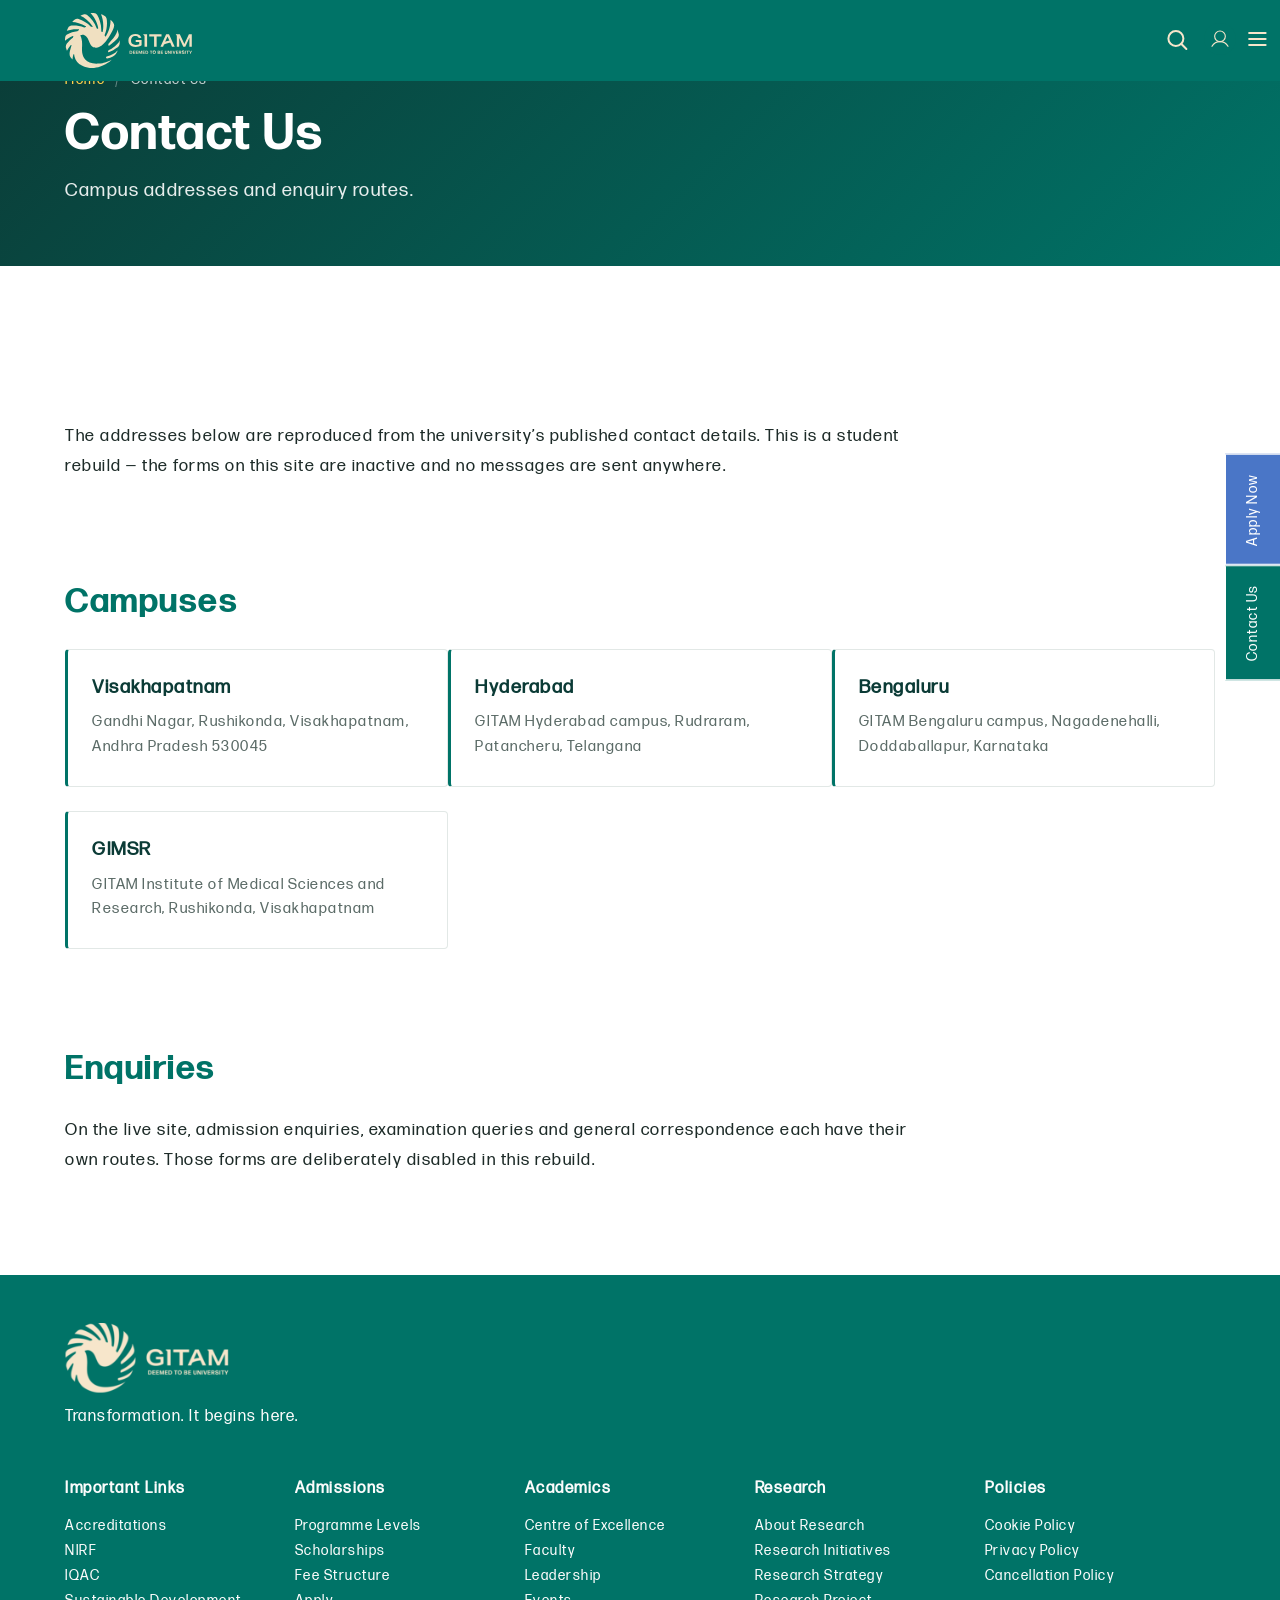
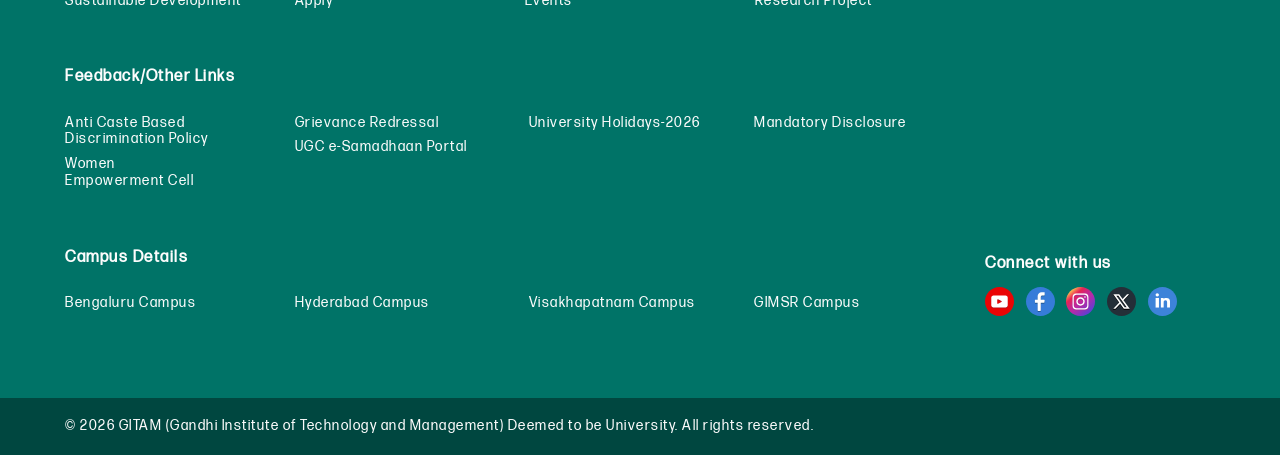
<file: contact-us.html>
<!DOCTYPE html>
<html lang="en" dir="ltr" prefix="og: https://ogp.me/ns#">
  <head>
    <meta charset="utf-8" />
    <meta name="robots" content="noindex, nofollow" />
    <meta name="theme-color" content="#007367">
<style>/* @see https://github.com/aFarkas/lazysizes#broken-image-symbol */.js img.lazyload:not([src]) { visibility: hidden; }/* @see https://github.com/aFarkas/lazysizes#automatically-setting-the-sizes-attribute */.js img.lazyloaded[data-sizes=auto] { display: block; width: 100%; }/* Transition effect. */.js .lazyload, .js .lazyloading { opacity: 0; }.js .lazyloaded { opacity: 1; -webkit-transition: opacity 2000ms; transition: opacity 2000ms; }</style>
<meta name="description" content="GITAM Deemed to be University provides multidisciplinary education with a focus on applied learning, translational research, and holistic student development. Discover our programs in engineering, management, medical sciences, and more. Join a global network of 85,000+ alumni." />
<meta property="og:site_name" content="Gandhi Institute of Technology and Management" />
<meta property="og:title" content="Contact Us | GITAM" />
<meta property="og:description" content="GITAM Deemed to be University provides multidisciplinary education with a focus on applied learning, translational research, and holistic student development. Discover our programs in engineering, management, medical sciences, and more. Join a global network of 85,000+ alumni." />
<meta name="twitter:card" content="summary" />
<meta name="twitter:title" content="Contact Us | GITAM" />
<meta name="twitter:description" content="GITAM Deemed to be University provides multidisciplinary education with a focus on applied learning, translational research, and holistic student development. Discover our programs in engineering, management, medical sciences, and more. Join a global network of 85,000+ alumni." />
<meta name="MobileOptimized" content="width" />
<meta name="HandheldFriendly" content="true" />
<meta name="viewport" content="width=device-width, initial-scale=1.0" />
<link rel="icon" href="themes/gitam/favicon.ico" type="image/vnd.microsoft.icon" />

    <title>Contact Us | GITAM (Student Project Clone)</title>
    <link rel="stylesheet" media="all" href="themes/gitam/assets/css/app_base.min.css" />
<link rel="stylesheet" media="all" href="themes/gitam/assets/css/app.min.css" />
<style>.lazybg { background-image: none !important }</style>

    <link rel="stylesheet" media="all" href="sites/default/files/css/css_OX30RRLU5gwE7jYgCJ45GpTTz7spOX3sjwodpW3MmH0.css" />
    <link rel="stylesheet" media="all" href="assets/css/site.css" />


    
    
    

    
    
<script>
window.addEventListener('DOMContentLoaded', (event) => {
    const lazyImages = document.querySelectorAll('.lazybg');
    const backgroundOptions = {
       threshold: 0,
       rootMargin: "0px 0px 50px 0px"
    };
    const imageObserver = new IntersectionObserver((entries, imageObserver) => {
       entries.forEach(entry => {
           if (entry.isIntersecting) {
               showImageBackground(entry.target);
               imageObserver.unobserve(entry.target);
           }
       });
    }, backgroundOptions);
 
    lazyImages.forEach(image => {
       imageObserver.observe(image);
    });
 
    function showImageBackground(node) {
       node.classList.remove('lazybg');
    }
 });
</script>





<!-- Local Business Schema -->
<script type="application/ld+json">
{
        "@context": "https://schema.org",
        "@type": "CollegeOrUniversity",
        "name": "GITAM Deemed to be University",
        "address": {
                "@type": "PostalAddress",
                "streetAddress": "Gandhi Nagar, Rushikonda",
                "addressLocality": "Visakhapatnam",
                "addressRegion": "Andhra Pradesh",
                "postalCode": "530045"
        },
        "telephone": "089128 40501",
        "url": "https://www.gitam.edu/",
        "paymentAccepted": [ "credit card", "paypal" ],
        "openingHours": "Mo,Tu,We,Th,Fr 08:00-17:00",
        "openingHoursSpecification": [ {
                "@type": "OpeningHoursSpecification",
                "dayOfWeek": [
                        "Monday",
                        "Tuesday",
                        "Wednesday",
                        "Thursday",
                        "Friday"
                ],
                "opens": "08:00",
                "closes": "17:00"
        } ],
        "priceRange":"$$$$"

}
</script>
<!-- Local Business Schema -->
<!--Organization Schema -->
<script type="application/ld+json">
{
  "@context": "https://schema.org",
  "@type": "CollegeOrUniversity",
  "name": "GITAM Deemed to be University",
  "url": "https://www.gitam.edu/",
  "logo": "https://www.gitam.edu/themes/gitam/assets/images/gitam-logo.svg",
  "alternateName": "Gandhi Institute of Technology and Management",
  "sameAs": [
    "https://www.facebook.com/gitamdeemeduniversity",
    "https://x.com/GITAMUniversity",
    "https://www.instagram.com/gitamdeemeduniversity/",
    "https://www.linkedin.com/school/gitam-deemed-university",
    "https://www.youtube.com/gitamdeemeduniversity"
  ]
}
</script>
<!--Organization Schema -->

    
  </head>

  
  <body class="version2 node--type-page interior-page">
    
    
      <div class="dialog-off-canvas-main-canvas" data-off-canvas-main-canvas>
    

  <div>
    <header id="header" class="mainheader stickyheader">
<nav class="navbar-top">
    <div class="container">
        <div class="navbar-info"> <span>Information For:</span>
            <ul class="navbar-list">
                                                    <li>
                        <a href="aspiring-students.html" >
                        <!--    -->
                        Aspiring Students</a>
                    </li>
                                    <li>
                        <a href="campus-life.html" >
                        <!--    -->
                        Campus Life</a>
                    </li>
                                    <li>
                        <a href="#"  target="_blank" >
                        <!--    -->
                        Alumni</a>
                    </li>
                                    <li>
                        <a href="about-us.html" >
                        <!--    -->
                        Faculty</a>
                    </li>
                                    <li>
                        <a href="#"  target="_blank" >
                        <!--    -->
                        Entrepreneurship</a>
                    </li>
                                    <li>
                        <a href="contact-us.html" >
                        <!--    -->
                        FAQs</a>
                    </li>
                                    <li>
                        <a href="#"  target="_blank" >
                        <!--    -->
                        Careers</a>
                    </li>
                            </ul>
        </div>
        <div class="navbar-actions">
            <div class="search-bar">
                <div class="popup popupfilter">
                    <a href="javascript:;" class="searchpopup__trigger fpopup" data-popup-id="searchpopup1" aria-haspopup="dialog" ><img width="25" height="24" class="responsive-img" src="themes/gitam/assets/images/search-mobile.svg" alt="Search"></a>

                </div>
                            </div>
            <div class="user-icon">
                <div class="dropdown">
                    <ul class="menu">
                        <li class="menu-item menu-dropdown">
                            <span class="menu-link" data-toggle="submenu"><img class="dropbtn" alt="User Account" src="themes/gitam/assets/images/signon.svg" /><i class="bx bx-chevron-down"></i></span>
                            <ul class="submenu">
                                                                                                    <li class="submenu-item">
                                        <a class="submenu-link" href="#"  target="_blank" >Employee Login</a>
                                    </li>
                                                                    <li class="submenu-item">
                                        <a class="submenu-link" href="#"  target="_blank" >Parent Login</a>
                                    </li>
                                                                    <li class="submenu-item">
                                        <a class="submenu-link" href="#"  target="_blank" >Student Login</a>
                                    </li>
                                                                    <li class="submenu-item">
                                        <a class="submenu-link" href="#"  target="_blank" >Payments</a>
                                    </li>
                                                            </ul>
                        </li>
                    </ul>
                </div>
            </div>
        </div>
    </div>
</nav>
<div class="header">
    <div class="container d-flex">
        <div class="header__logosection">
            <a href="index.html"> <img class="wh-full responsive-img" src="themes/gitam/assets/images/gitam-logo.svg" width="161" height="69" alt="GITAM logo" title="Gitam"> </a>
        </div>
        <div class="header__rightsection">
            <div class="clicksearch-form hide-desktop">
                <a href="javascript:;" class="searchpopup__trigger fpopup" data-popup-id="searchpopup1" aria-haspopup="dialog"><img src="themes/gitam/assets/images/search-mobile.svg" alt="Search"></a>
            </div>
            <div class="user-icon hide-desktop">
                <div class="dropdown"> <img class="dropbtn" src="themes/gitam/assets/images/signon.svg" alt="User">
                    <div class="dropdown-content">
                                                                            <a href="#"  target="_blank" >Employee Login</a>
                                                    <a href="#"  target="_blank" >Parent Login</a>
                                                    <a href="#"  target="_blank" >Student Login</a>
                                                    <a href="#"  target="_blank" >Payments</a>
                                            </div>
                </div>
            </div>
            <div class="menuwrapper"> <!-- Header Menu Button -->
                <div id="mobilegitam" class="mobilegitam mobilegitam-menu"><img alt="Gitam" src="themes/gitam/assets/images/toggler.svg"></div>
                <div id="close-icon" class="close-icon"><img src="themes/gitam/assets/images/close-icon.svg" alt="close"></div> <span class="overlay"></span>
                <nav class="navbar" id="navbar">
                    <ul class="menu " id="menu">
                                                                                                            <li class="menu-item menu-dropdown" parent-toggle="parentmenuclick">
                                    <span class="menu-link" data-toggle="submenu">
                                                                                    About Us<i class="bx bx-chevron-down"></i>
                                                                            </span>
                                    <ul class="submenu">
                                                                                    <li class="submenu-item ">
                                                                                                    <a class="submenu-link" href="about-us.html" > About GITAM  </a>
                                                                                                </li>
                                                                                    <li class="submenu-item submenu-dropdown">
                                                                                                    <span class="submenu-link" data-toggle="innersubmenu"> <a class="submenu-link" href="javascript:;" > Campus Life  </a></span>
                                                    <ul class="innersubmenu">
                                                                                                                <li class="innersubmenu-item">
                                                            <a class="innersubmenu-link" href="campus-life.html" >Bengaluru </a>

                                                        </li>
                                                                                                                <li class="innersubmenu-item">
                                                            <a class="innersubmenu-link" href="campus-life.html" >Visakhapatnam </a>

                                                        </li>
                                                                                                                <li class="innersubmenu-item">
                                                            <a class="innersubmenu-link" href="campus-life.html" >Hyderabad </a>

                                                        </li>
                                                                                                                <li class="innersubmenu-item">
                                                            <a class="innersubmenu-link" href="campus-life.html" >GIMSR </a>

                                                        </li>
                                                                                                            </ul>
                                                                                                </li>
                                                                                    <li class="submenu-item ">
                                                                                                    <a class="submenu-link" href="about-us.html" > Faculty  </a>
                                                                                                </li>
                                                                                    <li class="submenu-item ">
                                                                                                    <a class="submenu-link" href="about-us.html" > Leadership  </a>
                                                                                                </li>
                                                                                    <li class="submenu-item ">
                                                                                                    <a class="submenu-link" href="#"  target="_blank" > Women Empowerment Cell  </a>
                                                                                                </li>
                                                                            </ul>
                                </li>
                                                                                                                <li class="menu-item menu-dropdown" parent-toggle="parentmenuclick">
                                    <span class="menu-link" data-toggle="submenu">
                                                                                    Accreditation<i class="bx bx-chevron-down"></i>
                                                                            </span>
                                    <ul class="submenu">
                                                                                    <li class="submenu-item ">
                                                                                                    <a class="submenu-link" href="#"  target="_blank" > IQAC  </a>
                                                                                                </li>
                                                                                    <li class="submenu-item ">
                                                                                                    <a class="submenu-link" href="about-us.html" > Accreditation &amp; Ranking  </a>
                                                                                                </li>
                                                                                    <li class="submenu-item ">
                                                                                                    <a class="submenu-link" href="#"  target="_blank" > NIRF  </a>
                                                                                                </li>
                                                                                    <li class="submenu-item ">
                                                                                                    <a class="submenu-link" href="about-us.html" > Sustainable Development  </a>
                                                                                                </li>
                                                                                    <li class="submenu-item submenu-dropdown">
                                                                                                    <span class="submenu-link" data-toggle="innersubmenu"> <a class="submenu-link" href="javascript:;" > Policies  </a></span>
                                                    <ul class="innersubmenu">
                                                                                                                <li class="innersubmenu-item">
                                                            <a class="innersubmenu-link" href="#"  target="_blank" >Climate Action </a>

                                                        </li>
                                                                                                                <li class="innersubmenu-item">
                                                            <a class="innersubmenu-link" href="#"  target="_blank" >Sustainable Procurement </a>

                                                        </li>
                                                                                                                <li class="innersubmenu-item">
                                                            <a class="innersubmenu-link" href="#"  target="_blank" >Sustainable Investment </a>

                                                        </li>
                                                                                                                <li class="innersubmenu-item">
                                                            <a class="innersubmenu-link" href="#"  target="_blank" >Net Zero Commitment </a>

                                                        </li>
                                                                                                                <li class="innersubmenu-item">
                                                            <a class="innersubmenu-link" href="#"  target="_blank" >Equality, Diversity and Inclusiveness </a>

                                                        </li>
                                                                                                                <li class="innersubmenu-item">
                                                            <a class="innersubmenu-link" href="#"  target="_blank" >Committee for Differently Abled </a>

                                                        </li>
                                                                                                                <li class="innersubmenu-item">
                                                            <a class="innersubmenu-link" href="#"  target="_blank" >Equal Opportunity Cell </a>

                                                        </li>
                                                                                                            </ul>
                                                                                                </li>
                                                                                    <li class="submenu-item ">
                                                                                                    <a class="submenu-link" href="#"  target="_blank" > Feedback  </a>
                                                                                                </li>
                                                                                    <li class="submenu-item ">
                                                                                                    <a class="submenu-link" href="academics.html" > ITEP (NCTE)  </a>
                                                                                                </li>
                                                                            </ul>
                                </li>
                                                                                                                <li class="menu-item menu-dropdown" parent-toggle="parentmenuclick">
                                    <span class="menu-link" data-toggle="submenu">
                                                                                    Academics<i class="bx bx-chevron-down"></i>
                                                                            </span>
                                    <ul class="submenu">
                                                                                    <li class="submenu-item submenu-dropdown">
                                                                                                    <span class="submenu-link" data-toggle="innersubmenu"> <a class="submenu-link" href="javascript:;" > Bengaluru  </a></span>
                                                    <ul class="innersubmenu">
                                                                                                                <li class="innersubmenu-item">
                                                            <a class="innersubmenu-link" href="academics.html" >Computer Science and Engineering </a>

                                                        </li>
                                                                                                                <li class="innersubmenu-item">
                                                            <a class="innersubmenu-link" href="academics.html" >Core Engineering </a>

                                                        </li>
                                                                                                                <li class="innersubmenu-item">
                                                            <a class="innersubmenu-link" href="academics.html" >Humanities and Social Sciences </a>

                                                        </li>
                                                                                                                <li class="innersubmenu-item">
                                                            <a class="innersubmenu-link" href="academics.html" >Management </a>

                                                        </li>
                                                                                                                <li class="innersubmenu-item">
                                                            <a class="innersubmenu-link" href="academics.html" >Science </a>

                                                        </li>
                                                                                                            </ul>
                                                                                                </li>
                                                                                    <li class="submenu-item submenu-dropdown">
                                                                                                    <span class="submenu-link" data-toggle="innersubmenu"> <a class="submenu-link" href="javascript:;" > Hyderabad  </a></span>
                                                    <ul class="innersubmenu">
                                                                                                                <li class="innersubmenu-item">
                                                            <a class="innersubmenu-link" href="academics.html" >Architecture </a>

                                                        </li>
                                                                                                                <li class="innersubmenu-item">
                                                            <a class="innersubmenu-link" href="academics.html" >Computer Science and Engineering </a>

                                                        </li>
                                                                                                                <li class="innersubmenu-item">
                                                            <a class="innersubmenu-link" href="academics.html" >Core Engineering </a>

                                                        </li>
                                                                                                                <li class="innersubmenu-item">
                                                            <a class="innersubmenu-link" href="academics.html" >Education </a>

                                                        </li>
                                                                                                                <li class="innersubmenu-item">
                                                            <a class="innersubmenu-link" href="academics.html" >Humanities and Social Sciences </a>

                                                        </li>
                                                                                                                <li class="innersubmenu-item">
                                                            <a class="innersubmenu-link" href="academics.html" >Management </a>

                                                        </li>
                                                                                                                <li class="innersubmenu-item">
                                                            <a class="innersubmenu-link" href="academics.html" >Pharmacy </a>

                                                        </li>
                                                                                                                <li class="innersubmenu-item">
                                                            <a class="innersubmenu-link" href="#"  target="_blank" >Public Policy </a>

                                                        </li>
                                                                                                                <li class="innersubmenu-item">
                                                            <a class="innersubmenu-link" href="academics.html" >Science </a>

                                                        </li>
                                                                                                            </ul>
                                                                                                </li>
                                                                                    <li class="submenu-item submenu-dropdown">
                                                                                                    <span class="submenu-link" data-toggle="innersubmenu"> <a class="submenu-link" href="javascript:;" > Visakhapatnam  </a></span>
                                                    <ul class="innersubmenu">
                                                                                                                <li class="innersubmenu-item">
                                                            <a class="innersubmenu-link" href="academics.html" >Architecture </a>

                                                        </li>
                                                                                                                <li class="innersubmenu-item">
                                                            <a class="innersubmenu-link" href="academics.html" >Computer Science and Engineering </a>

                                                        </li>
                                                                                                                <li class="innersubmenu-item">
                                                            <a class="innersubmenu-link" href="academics.html" >Core Engineering </a>

                                                        </li>
                                                                                                                <li class="innersubmenu-item">
                                                            <a class="innersubmenu-link" href="academics.html" >Humanities and Social Sciences </a>

                                                        </li>
                                                                                                                <li class="innersubmenu-item">
                                                            <a class="innersubmenu-link" href="academics.html" >Law </a>

                                                        </li>
                                                                                                                <li class="innersubmenu-item">
                                                            <a class="innersubmenu-link" href="academics.html" >Management </a>

                                                        </li>
                                                                                                                <li class="innersubmenu-item">
                                                            <a class="innersubmenu-link" href="academics.html" >Pharmacy </a>

                                                        </li>
                                                                                                                <li class="innersubmenu-item">
                                                            <a class="innersubmenu-link" href="academics.html" >Science </a>

                                                        </li>
                                                                                                            </ul>
                                                                                                </li>
                                                                                    <li class="submenu-item submenu-dropdown">
                                                                                                    <span class="submenu-link" data-toggle="innersubmenu"> <a class="submenu-link" href="academics.html" > GIMSR  </a></span>
                                                    <ul class="innersubmenu">
                                                                                                                <li class="innersubmenu-item">
                                                            <a class="innersubmenu-link" href="academics.html" >Medicine </a>

                                                        </li>
                                                                                                                <li class="innersubmenu-item">
                                                            <a class="innersubmenu-link" href="academics.html" >Nursing </a>

                                                        </li>
                                                                                                                <li class="innersubmenu-item">
                                                            <a class="innersubmenu-link" href="academics.html" >Allied and Healthcare Professions </a>

                                                        </li>
                                                                                                                <li class="innersubmenu-item">
                                                            <a class="innersubmenu-link" href="academics.html" >Physiotherapy </a>

                                                        </li>
                                                                                                            </ul>
                                                                                                </li>
                                                                                    <li class="submenu-item submenu-dropdown">
                                                                                                    <span class="submenu-link" data-toggle="innersubmenu"> <a class="submenu-link" href="javascript:;" > Evaluation  </a></span>
                                                    <ul class="innersubmenu">
                                                                                                                <li class="innersubmenu-item">
                                                            <a class="innersubmenu-link" href="#"  target="_blank" >Results </a>

                                                        </li>
                                                                                                                <li class="innersubmenu-item">
                                                            <a class="innersubmenu-link" href="academics.html" >Applications &amp; Fee Structure </a>

                                                        </li>
                                                                                                                <li class="innersubmenu-item">
                                                            <a class="innersubmenu-link" href="#"  target="_blank" >Apply for Certificates </a>

                                                        </li>
                                                                                                                <li class="innersubmenu-item">
                                                            <a class="innersubmenu-link" href="#"  target="_blank" >Apply for Examinations </a>

                                                        </li>
                                                                                                                <li class="innersubmenu-item">
                                                            <a class="innersubmenu-link" href="academics.html" >Annual Reports </a>

                                                        </li>
                                                                                                                <li class="innersubmenu-item">
                                                            <a class="innersubmenu-link" href="#"  target="_blank" >CGPA to Percentage Conversion Certificate </a>

                                                        </li>
                                                                                                                <li class="innersubmenu-item">
                                                            <a class="innersubmenu-link" href="academics.html" >Evaluation Contact </a>

                                                        </li>
                                                                                                                <li class="innersubmenu-item">
                                                            <a class="innersubmenu-link" href="academics.html" >Redressal of Grievances </a>

                                                        </li>
                                                                                                                <li class="innersubmenu-item">
                                                            <a class="innersubmenu-link" href="academics.html" >Evaluation Norms </a>

                                                        </li>
                                                                                                                <li class="innersubmenu-item">
                                                            <a class="innersubmenu-link" href="#"  target="_blank" >Examination Notifications </a>

                                                        </li>
                                                                                                                <li class="innersubmenu-item">
                                                            <a class="innersubmenu-link" href="#"  target="_blank" >Examination Time Tables </a>

                                                        </li>
                                                                                                                <li class="innersubmenu-item">
                                                            <a class="innersubmenu-link" href="#"  target="_blank" >Hall Ticket </a>

                                                        </li>
                                                                                                                <li class="innersubmenu-item">
                                                            <a class="innersubmenu-link" href="academics.html" >Instructions To Apply For Examination And Certificates </a>

                                                        </li>
                                                                                                                <li class="innersubmenu-item">
                                                            <a class="innersubmenu-link" href="academics.html" >National Academic Depository(NAD) &amp; Academic Bank of Credits(ABC) </a>

                                                        </li>
                                                                                                                <li class="innersubmenu-item">
                                                            <a class="innersubmenu-link" href="academics.html" >Recent Updates in Regulations </a>

                                                        </li>
                                                                                                                <li class="innersubmenu-item">
                                                            <a class="innersubmenu-link" href="#"  target="_blank" >Request for Credential/Academic Verification </a>

                                                        </li>
                                                                                                            </ul>
                                                                                                </li>
                                                                                    <li class="submenu-item ">
                                                                                                    <a class="submenu-link" href="academics.html" > Liberal Education  </a>
                                                                                                </li>
                                                                                    <li class="submenu-item ">
                                                                                                    <a class="submenu-link" href="academics.html" > Performing Arts  </a>
                                                                                                </li>
                                                                                    <li class="submenu-item ">
                                                                                                    <a class="submenu-link" href="academics.html" > Blended Learning  </a>
                                                                                                </li>
                                                                                    <li class="submenu-item ">
                                                                                                    <a class="submenu-link" href="academics.html" > Curriculum and Syllabus  </a>
                                                                                                </li>
                                                                                    <li class="submenu-item ">
                                                                                                    <a class="submenu-link" href="#"  target="_blank" > Library  </a>
                                                                                                </li>
                                                                                    <li class="submenu-item ">
                                                                                                    <a class="submenu-link" href="academics.html" > Young Entrepreneurs Programme  </a>
                                                                                                </li>
                                                                                    <li class="submenu-item ">
                                                                                                    <a class="submenu-link" href="academics.html"  target="_blank" > Academic Calendar  </a>
                                                                                                </li>
                                                                                    <li class="submenu-item ">
                                                                                                    <a class="submenu-link" href="academics.html"  target="_blank" > Academic Policies  </a>
                                                                                                </li>
                                                                                    <li class="submenu-item ">
                                                                                                    <a class="submenu-link" href="academics.html"  target="_blank" > Academic Regulations  </a>
                                                                                                </li>
                                                                            </ul>
                                </li>
                                                                                                                <li class="menu-item menu-dropdown" parent-toggle="parentmenuclick">
                                    <span class="menu-link" data-toggle="submenu">
                                                                                    Research<i class="bx bx-chevron-down"></i>
                                                                            </span>
                                    <ul class="submenu">
                                                                                    <li class="submenu-item ">
                                                                                                    <a class="submenu-link" href="research.html" > About  </a>
                                                                                                </li>
                                                                                    <li class="submenu-item ">
                                                                                                    <a class="submenu-link" href="research.html" > Strategy  </a>
                                                                                                </li>
                                                                                    <li class="submenu-item submenu-dropdown">
                                                                                                    <span class="submenu-link" data-toggle="innersubmenu"> <a class="submenu-link" href="research.html" > Research Initiatives  </a></span>
                                                    <ul class="innersubmenu">
                                                                                                                <li class="innersubmenu-item">
                                                            <a class="innersubmenu-link" href="#"  target="_blank" >Research &amp; Mentoring Program </a>

                                                        </li>
                                                                                                            </ul>
                                                                                                </li>
                                                                                    <li class="submenu-item ">
                                                                                                    <a class="submenu-link" href="research.html" > Research Policies  </a>
                                                                                                </li>
                                                                                    <li class="submenu-item ">
                                                                                                    <a class="submenu-link" href="research.html" > Centers of Excellence  </a>
                                                                                                </li>
                                                                                    <li class="submenu-item ">
                                                                                                    <a class="submenu-link" href="research.html" > DBT Funded Projects  </a>
                                                                                                </li>
                                                                                    <li class="submenu-item ">
                                                                                                    <a class="submenu-link" href="research.html" > Patents  </a>
                                                                                                </li>
                                                                                    <li class="submenu-item ">
                                                                                                    <a class="submenu-link" href="research.html" > Publications  </a>
                                                                                                </li>
                                                                                    <li class="submenu-item ">
                                                                                                    <a class="submenu-link" href="research.html" > MURTI  </a>
                                                                                                </li>
                                                                                    <li class="submenu-item ">
                                                                                                    <a class="submenu-link" href="#"  target="_blank" > I-STEM Equipment  </a>
                                                                                                </li>
                                                                                    <li class="submenu-item ">
                                                                                                    <a class="submenu-link" href="#"  target="_blank" > G-TEC  </a>
                                                                                                </li>
                                                                                    <li class="submenu-item ">
                                                                                                    <a class="submenu-link" href="research.html" > Ph.D. Programmes  </a>
                                                                                                </li>
                                                                            </ul>
                                </li>
                                                                                                                <li class="menu-item menu-dropdown" parent-toggle="parentmenuclick">
                                    <span class="menu-link" data-toggle="submenu">
                                                                                    Fee &amp; Scholarships<i class="bx bx-chevron-down"></i>
                                                                            </span>
                                    <ul class="submenu">
                                                                                    <li class="submenu-item ">
                                                                                                    <a class="submenu-link" href="fee-scholarships.html" > Scholarships  </a>
                                                                                                </li>
                                                                                    <li class="submenu-item ">
                                                                                                    <a class="submenu-link" href="fee-scholarships.html" > Fee Structure  </a>
                                                                                                </li>
                                                                                    <li class="submenu-item ">
                                                                                                    <a class="submenu-link" href="fee-scholarships.html" > Education Loan  </a>
                                                                                                </li>
                                                                                    <li class="submenu-item ">
                                                                                                    <a class="submenu-link" href="#"  target="_blank" > Pay Fee  </a>
                                                                                                </li>
                                                                            </ul>
                                </li>
                                                                                                                <li class="menu-item menu-dropdown" parent-toggle="parentmenuclick">
                                    <span class="menu-link" data-toggle="submenu">
                                                                                    Career Guidance<i class="bx bx-chevron-down"></i>
                                                                            </span>
                                    <ul class="submenu">
                                                                                    <li class="submenu-item ">
                                                                                                    <a class="submenu-link" href="career-guidance.html" > GITAM Career Guidance Centre (GCGC)  </a>
                                                                                                </li>
                                                                            </ul>
                                </li>
                                                                                                                <li class="menu-item menu-dropdown" parent-toggle="parentmenuclick">
                                    <span class="menu-link" data-toggle="submenu">
                                                                                    Events<i class="bx bx-chevron-down"></i>
                                                                            </span>
                                    <ul class="submenu">
                                                                                    <li class="submenu-item ">
                                                                                                    <a class="submenu-link" href="campus-life.html" > Events  </a>
                                                                                                </li>
                                                                                    <li class="submenu-item ">
                                                                                                    <a class="submenu-link" href="campus-life.html" > Changemakers  </a>
                                                                                                </li>
                                                                            </ul>
                                </li>
                                                                        </ul>
                    <ul class="navbar-list visibilityshowhide">
                                                                            <li>
                                <a href="aspiring-students.html" >
                                Aspiring Students</a>
                            </li>
                                                    <li>
                                <a href="campus-life.html" >
                                Campus Life</a>
                            </li>
                                                    <li>
                                <a href="#"  target="_blank" >
                                Alumni</a>
                            </li>
                                                    <li>
                                <a href="about-us.html" >
                                Faculty</a>
                            </li>
                                                    <li>
                                <a href="#"  target="_blank" >
                                Entrepreneurship</a>
                            </li>
                                                    <li>
                                <a href="contact-us.html" >
                                FAQs</a>
                            </li>
                                                    <li>
                                <a href="#"  target="_blank" >
                                Careers</a>
                            </li>
                                            </ul>
                </nav>
            </div>
        </div>
    </div>
</div>
</header>

<main class="interior">
  <section class="interior-hero">
    <div class="container">
      <nav class="interior-crumbs" aria-label="Breadcrumb">
        <a href="index.html">Home</a><span aria-hidden="true">/</span><span>Contact Us</span>
      </nav>
      <h1>Contact Us</h1>
      <p class="interior-lede">Campus addresses and enquiry routes.</p>
    </div>
  </section>
  <section class="section ">
    <div class="container">
      
      <div class="row"><div class="col-12 col-lg-9"><div class="interior-prose"><p>The addresses below are reproduced from the university&rsquo;s published contact details. This is a student rebuild &mdash; the forms on this site are inactive and no messages are sent anywhere.</p></div></div></div>
    </div>
  </section>
  <section class="section ">
    <div class="container">
      <h2>Campuses</h2>
      <div class="row">
        <div class="col-12 col-md-6 col-lg-4">
          <div class="interior-card"><h3>Visakhapatnam</h3><p>Gandhi Nagar, Rushikonda, Visakhapatnam, Andhra Pradesh 530045</p></div>
        </div>
        <div class="col-12 col-md-6 col-lg-4">
          <div class="interior-card"><h3>Hyderabad</h3><p>GITAM Hyderabad campus, Rudraram, Patancheru, Telangana</p></div>
        </div>
        <div class="col-12 col-md-6 col-lg-4">
          <div class="interior-card"><h3>Bengaluru</h3><p>GITAM Bengaluru campus, Nagadenehalli, Doddaballapur, Karnataka</p></div>
        </div>
        <div class="col-12 col-md-6 col-lg-4">
          <div class="interior-card"><h3>GIMSR</h3><p>GITAM Institute of Medical Sciences and Research, Rushikonda, Visakhapatnam</p></div>
        </div>
      </div>
    </div>
  </section>
  <section class="section ">
    <div class="container">
      <h2>Enquiries</h2>
      <div class="row"><div class="col-12 col-lg-9"><div class="interior-prose"><p>On the live site, admission enquiries, examination queries and general correspondence each have their own routes. Those forms are deliberately disabled in this rebuild.</p></div></div></div>
    </div>
  </section>
</main>
<footer class="footer footer--bg footer__multicolumn footer__multicolumn--2 mt-4">
    <div class="container">
        <div class="footer__wrapper"> <!-- Footer Logo -->
            <div class="row">
                <div class="footer__logo mrb30">
                    <a href="index.html"> <img src="themes/gitam/assets/images/footer-logo.svg" alt="GITAM" title="GITAM" loading="lazy"> </a>
                    <p>Transformation. It begins here.</p>
                </div>
            </div> <!-- Footer List Row 1 -->
            <div class="row justify-center">
                                                    <div class="col-sm-12 col-sm-4 col-lg-2  mobile mrb30 0">
                        <div class="footer__title">
                            <h4>Important Links</h4> <span class="footer__title--icon"></span>
                        </div>
                        <ul class="footer__list">
                                                                                            <li class="footer__item"><a href="about-us.html"  >Accreditations</a></li>
                                                                <li class="footer__item"><a href="#"   target="_blank" >NIRF</a></li>
                                                                <li class="footer__item"><a href="#"   target="_blank" >IQAC</a></li>
                                                                <li class="footer__item"><a href="about-us.html"  >Sustainable Development</a></li>
                                                                                    </ul>
                    </div>
                                    <div class="col-sm-12 col-sm-4 col-lg-2  offset-lg-3-3  mobile mrb30 1">
                        <div class="footer__title">
                            <h4>Admissions</h4> <span class="footer__title--icon"></span>
                        </div>
                        <ul class="footer__list">
                                                                                            <li class="footer__item"><a href="academics.html"  >Programme Levels</a></li>
                                                                <li class="footer__item"><a href="fee-scholarships.html"  >Scholarships</a></li>
                                                                <li class="footer__item"><a href="fee-scholarships.html"  >Fee Structure</a></li>
                                                                <li class="footer__item"><a href="#"   target="_blank" >Apply</a></li>
                                                                                    </ul>
                    </div>
                                    <div class="col-sm-12 col-sm-4 col-lg-2  offset-lg-3-3  mobile mrb30 2">
                        <div class="footer__title">
                            <h4>Academics</h4> <span class="footer__title--icon"></span>
                        </div>
                        <ul class="footer__list">
                                                                                            <li class="footer__item"><a href="research.html"  >Centre of Excellence</a></li>
                                                                <li class="footer__item"><a href="about-us.html"  >Faculty</a></li>
                                                                <li class="footer__item"><a href="about-us.html"  >Leadership</a></li>
                                                                <li class="footer__item"><a href="campus-life.html"  >Events</a></li>
                                                                                    </ul>
                    </div>
                                    <div class="col-sm-12 col-sm-4 col-lg-2  offset-lg-3-3  mobile mrb30 3">
                        <div class="footer__title">
                            <h4>Research</h4> <span class="footer__title--icon"></span>
                        </div>
                        <ul class="footer__list">
                                                                                            <li class="footer__item"><a href="research.html"  >About Research</a></li>
                                                                <li class="footer__item"><a href="research.html"  >Research Initiatives</a></li>
                                                                <li class="footer__item"><a href="research.html"  >Research Strategy</a></li>
                                                                <li class="footer__item"><a href="research.html"  >Research Project</a></li>
                                                                                    </ul>
                    </div>
                                    <div class="col-sm-12 col-sm-4 col-lg-2  offset-lg-3-3  mobile mrb30 4">
                        <div class="footer__title">
                            <h4>Policies</h4> <span class="footer__title--icon"></span>
                        </div>
                        <ul class="footer__list">
                                                                                            <li class="footer__item"><a href="#"  >Cookie Policy</a></li>
                                                                <li class="footer__item"><a href="#"  >Privacy Policy</a></li>
                                                                <li class="footer__item"><a href="#"   target="_blank" >Cancellation Policy</a></li>
                                                                                    </ul>
                    </div>
                            </div>

             <div class="row justify-center">
                
                <div class="col-sm-12 col-lg-10 width80 mobile mrb30">
                    <div class="footer__title"><h4>Feedback/Other Links</h4> <span class="footer__title--icon"></span></div>
                     <ul class="footer__list">
                        <li>
                        <div class="row justify-center">
                                                            <div class="col-sm-12 col-sm-4 col-lg-2 col-lg-2   mobile campus1">
                                    <ul class="">
                                                                                                                                <li class="footer__item"><a href="#"  >Anti Caste Based Discrimination Policy</a></li>
                                                                                        <li class="footer__item"><a href="#"   target="_blank" >Women Empowerment Cell</a></li>
                                                                                                                        </ul>
                                </div>
                                                            <div class="col-sm-12 col-sm-4 col-lg-2 col-lg-3 offset-lg-3-3  mobile campus2">
                                    <ul class="">
                                                                                                                                <li class="footer__item"><a href="academics.html"  >Grievance Redressal</a></li>
                                                                                        <li class="footer__item"><a href="#"   target="_blank" >UGC e-Samadhaan Portal</a></li>
                                                                                                                        </ul>
                                </div>
                                                            <div class="col-sm-12 col-sm-4 col-lg-2 col-lg-2 offset-lg-3-3  mobile campus3">
                                    <ul class="">
                                                                                                                                <li class="footer__item"><a href="#"   target="_blank" >University Holidays-2026</a></li>
                                                                                                                        </ul>
                                </div>
                                                            <div class="col-sm-12 col-sm-4 col-lg-2 col-lg-3  offset-lg-7-7 mobile campus4">
                                    <ul class="">
                                                                                                                                <li class="footer__item"><a href="#"   target="_blank" >Mandatory Disclosure</a></li>
                                                                                                                        </ul>
                                </div>
                                                            <div class="col-sm-12 col-sm-4 col-lg-2 col-lg-2   mobile campus5">
                                    <ul class="">
                                                                            </ul>
                                </div>
                                                    </div>
                        </li>
                    </ul>
                </div>

            </div>
            <div class="row justify-center">
                <div class="col-sm-12 col-lg-10 width80 mobile mrb30">
                    <div class="footer__title"><h4>Campus Details</h4> <span class="footer__title--icon"></span></div>
                     <ul class="footer__list">
                        <li>
                        <div class="row justify-center">
                                                            <div class="col-sm-12 col-sm-4 col-lg-2 col-lg-2   mobile campus1">
                                    <ul class="">
                                                                                                                                <li class="footer__item"><a href="campus-life.html"  >Bengaluru Campus</a></li>
                                                                                                                        </ul>
                                </div>
                                                            <div class="col-sm-12 col-sm-4 col-lg-2 col-lg-3 offset-lg-3-3  mobile campus2">
                                    <ul class="">
                                                                                                                                <li class="footer__item"><a href="campus-life.html"  >Hyderabad Campus</a></li>
                                                                                                                        </ul>
                                </div>
                                                            <div class="col-sm-12 col-sm-4 col-lg-2 col-lg-2 offset-lg-3-3  mobile campus3">
                                    <ul class="">
                                                                                                                                <li class="footer__item"><a href="campus-life.html"  >Visakhapatnam Campus</a></li>
                                                                                                                        </ul>
                                </div>
                                                            <div class="col-sm-12 col-sm-4 col-lg-2 col-lg-3  offset-lg-7-7 mobile campus4">
                                    <ul class="">
                                                                                                                                <li class="footer__item"><a href="campus-life.html"  >GIMSR Campus</a></li>
                                                                                                                        </ul>
                                </div>
                                                    </div>
                        </li>
                    </ul>
                </div>
                <div class="col-sm-12 col-sm-4 col-lg-2  mobile">
                    <div class="footer__quicklinks">
                        <p>Connect with us</p> <!-- Social Media Links -->
                        <ul class="socialmedialinks">
                            <li class="social-item"><a href="#" target="_blank"><img loading="lazy" alt="Youtube"
                                src="themes/gitam/assets/images/footer-yt.svg" title="Youtube" class=""></a> </li>
                            <li class="social-item"> <a href="#" target="_blank"><img loading="lazy" alt="Facebook"
                                src="themes/gitam/assets/images/footer-fb.svg" title="Facebook" class=""></a> </li>
                            <li class="social-item"> <a href="#" target="_blank"><img loading="lazy" alt="Instagram"
                                src="themes/gitam/assets/images/footer-insta.svg" title="Instagram" class=""></a> </li>
                            <li class="social-item"> <a href="#" target="_blank"><img loading="lazy" alt="Twitter"
                                src="themes/gitam/assets/images/footer-x.svg" title="Twitter" class=""></a> </li>
                            <li class="social-item"> <a href="#" target="_blank"><img loading="lazy" alt="Linkedin"
                                src="themes/gitam/assets/images/footer-in.svg" title="Linkedin" class=""></a> </li>
                        </ul> <!-- Social Media Links -->
                    </div>
                </div>
            </div>
        </div>
    </div>
    <div class="footer__copyright">
        <div class="container">
            <div class="row">
            <p>© 2026 GITAM (Gandhi Institute of Technology and Management) Deemed to be University. All rights reserved.</p>
            </div>
        </div>
    </div>
    <div data-aos="fade-left" class="sticky__btn showmobile">
        <ul>
                                    <li> <a href="#" target="_blank" class="Admissionenq-form">Apply Now</a> </li>
            <li> <a href="contact-us.html">Contact Us</a> </li>
                    </ul>
    </div>
</footer>
<div id="small-dialog" class="zoom-anim-dialog mfp-hide">
   </div>
<div class="searchpopupfilter">
    <div class="popup popupfilter">
        <div class="popup__overlay popup__overlay--hidden" id="searchpopup1" role="dialog" aria-modal="true" data-lenis-prevent>
            <div class="popup__content popupfilter__content" role="document">
                <h2 class="fnt32px">What are you searching for?</h2>
                <a href="javascript:;" class="popup__closeicon" aria-label="Close Popup"><img src="themes/gitam/assets/images/filter-close.svg"></a>
                <form onsubmit="return false;"   >
                    <div class="searchbar" data-searchbar="2">
                        <div class="searchbar__dropdown">
                            <div  class="dropdown-text">
                                <span id="drop-content-2">All Campus</span>
                                <img  src="themes/gitam/assets/images/filter-arrow.png" alt="arrow">
                            </div>
                                                        
                            <ul class="dropdown-list">
                                <li class="dropdown-list-item">
                                <input type="checkbox" value="All Campus2" id="AllCampus2" data-campus="All Campus"/>
                                <label for="AllCampus2">All Campus</label>
                                </li>
                                                                    <li class="dropdown-list-item">
                                        <input type="checkbox" name="campus[3]"   value="3" id="Bengaluru2" data-campus="Bengaluru"/>
                                        <label for="Bengaluru2">Bengaluru</label>
                                    </li>
                                                                    <li class="dropdown-list-item">
                                        <input type="checkbox" name="campus[1]"   value="1" id="Hyderabad2" data-campus="Hyderabad"/>
                                        <label for="Hyderabad2">Hyderabad</label>
                                    </li>
                                                                    <li class="dropdown-list-item">
                                        <input type="checkbox" name="campus[2]"   value="2" id="Visakhapatnam2" data-campus="Visakhapatnam"/>
                                        <label for="Visakhapatnam2">Visakhapatnam</label>
                                    </li>
                                                                    <li class="dropdown-list-item">
                                        <input type="checkbox" name="campus[4]"   value="4" id="GIMSR2" data-campus="GIMSR"/>
                                        <label for="GIMSR2">GIMSR</label>
                                    </li>
                                                            </ul>
                        </div>

                        <div class="search-box-wrapper search-popup">
                            <div class="search-box">
                                <input type="text" id="search-input-popup" value="" name="key" placeholder="Search something...">
                                <input type="submit" class="search-box__searchsubmit"/>

                                <img src="themes/gitam/assets/images/input-close.png" alt="close">
                                <img src="themes/gitam/assets/images/spinner.gif" class="loading-img hide" alt="loading">
                            </div>

                            <div class="search-box__filtertext">
                                <h4>Top Results</h4>

                            </div>
                        </div>
                    </div>

                    
                <div class="popupfilter__cta popupfilter__cta--gapnone popupfilter__searchcta">
                    <button class="cta cta--secondary popup__clear" aria-label="Close Popup">Clear All</button>
                    <input type="submit"  class="cta cta--primary popup__applynow" value="Apply Now" />
                </div>
            </form>
            </div>
        </div>
    </div>
</div>

  </div>



  </div>

    
    

        <script src="core/assets/vendor/jquery/jquery.min.js"></script>
<script src="assets/js/drupal-shim.js"></script>
<script src="themes/gitam/assets/js/app_lib.js"></script>
<script src="themes/gitam/assets/js/app.js"></script>
<script src="themes/gitam/assets/js/app_ui.js"></script>  </body>
</html>
</file>
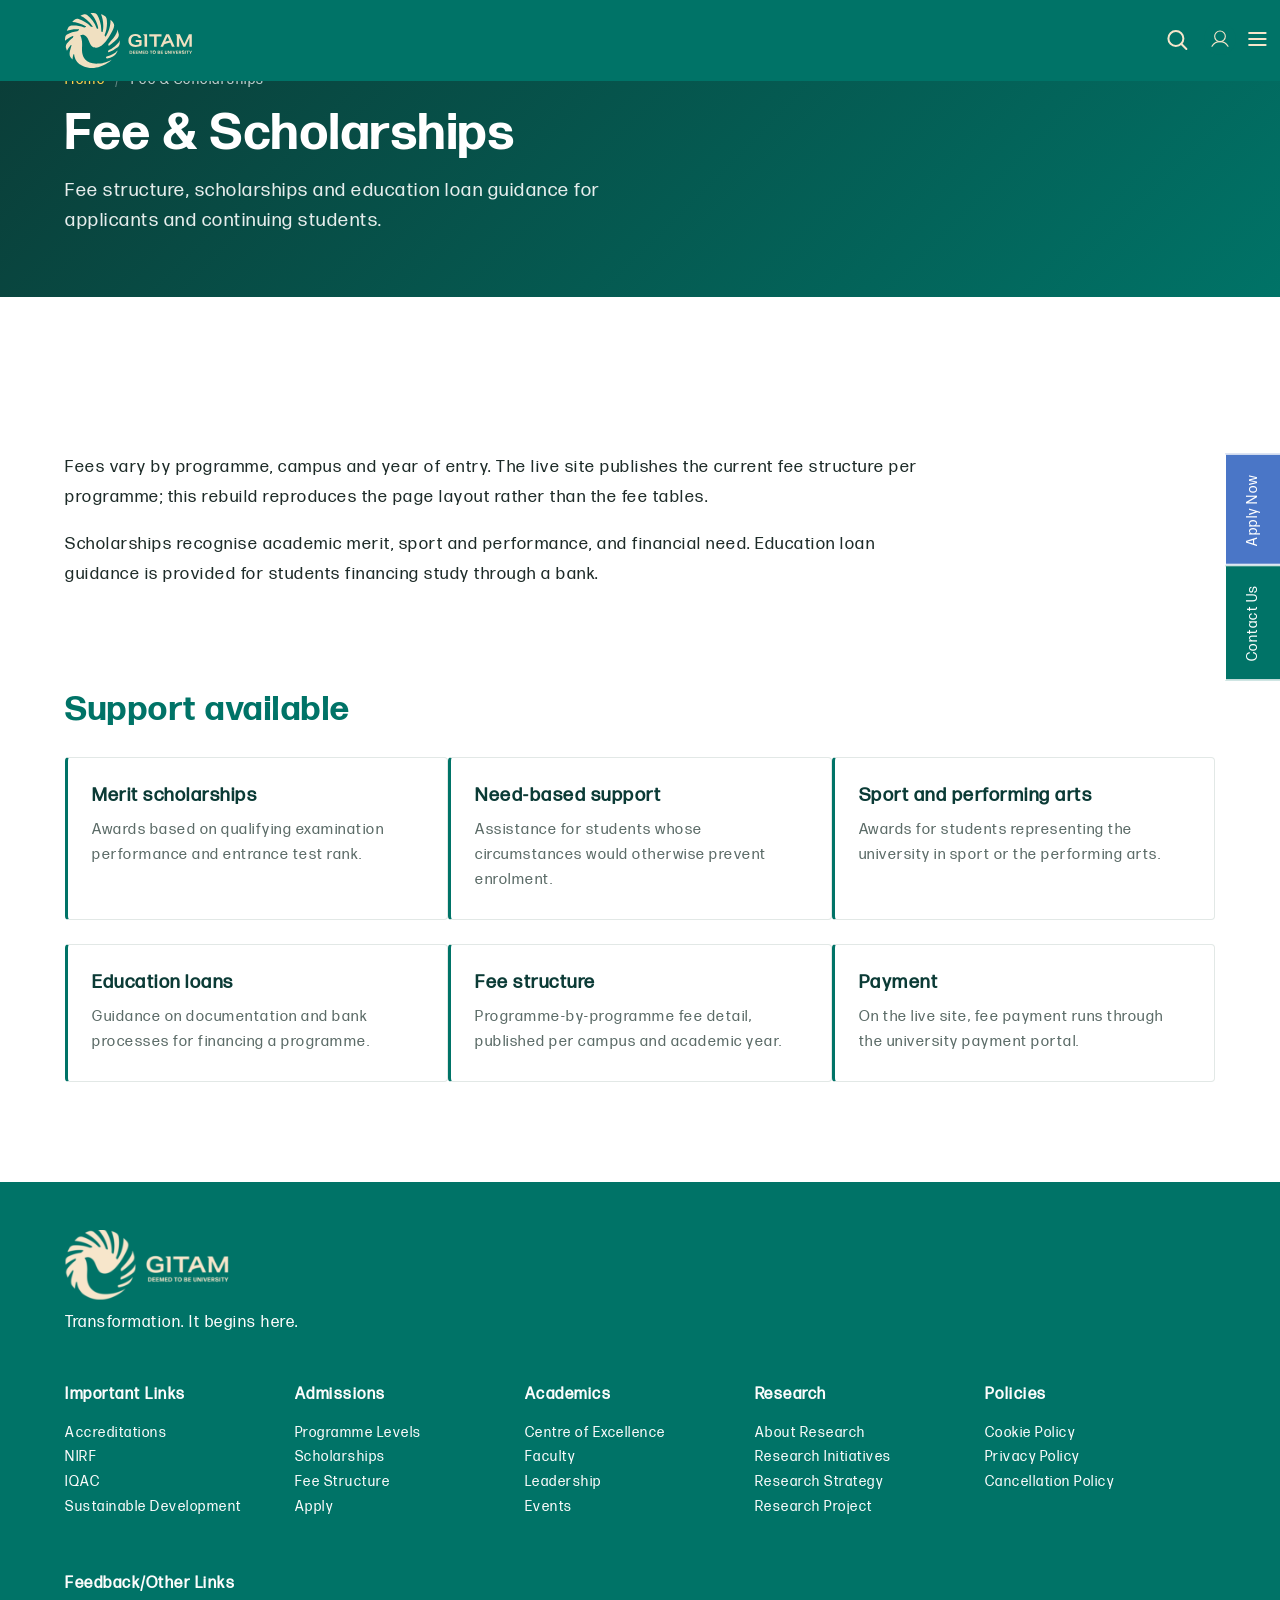
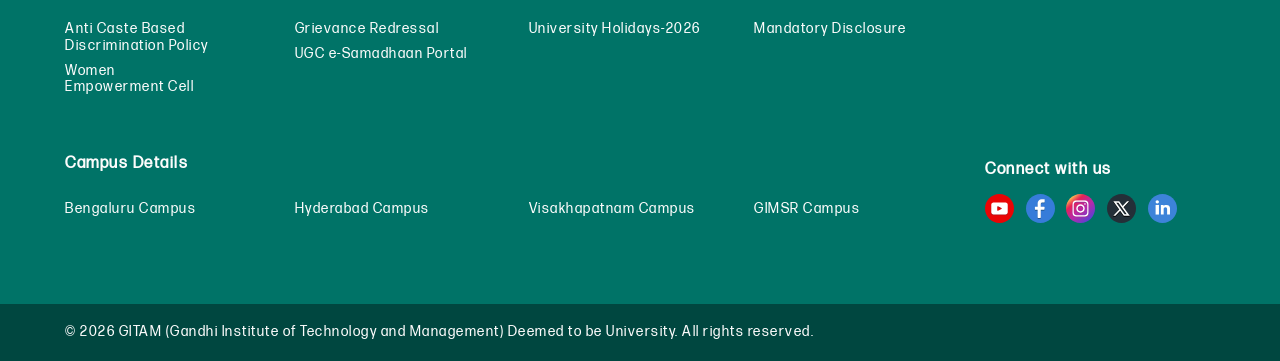
<file: fee-scholarships.html>
<!DOCTYPE html>
<html lang="en" dir="ltr" prefix="og: https://ogp.me/ns#">
  <head>
    <meta charset="utf-8" />
    <meta name="robots" content="noindex, nofollow" />
    <meta name="theme-color" content="#007367">
<style>/* @see https://github.com/aFarkas/lazysizes#broken-image-symbol */.js img.lazyload:not([src]) { visibility: hidden; }/* @see https://github.com/aFarkas/lazysizes#automatically-setting-the-sizes-attribute */.js img.lazyloaded[data-sizes=auto] { display: block; width: 100%; }/* Transition effect. */.js .lazyload, .js .lazyloading { opacity: 0; }.js .lazyloaded { opacity: 1; -webkit-transition: opacity 2000ms; transition: opacity 2000ms; }</style>
<meta name="description" content="GITAM Deemed to be University provides multidisciplinary education with a focus on applied learning, translational research, and holistic student development. Discover our programs in engineering, management, medical sciences, and more. Join a global network of 85,000+ alumni." />
<meta property="og:site_name" content="Gandhi Institute of Technology and Management" />
<meta property="og:title" content="Fee &amp; Scholarships | GITAM" />
<meta property="og:description" content="GITAM Deemed to be University provides multidisciplinary education with a focus on applied learning, translational research, and holistic student development. Discover our programs in engineering, management, medical sciences, and more. Join a global network of 85,000+ alumni." />
<meta name="twitter:card" content="summary" />
<meta name="twitter:title" content="Fee &amp; Scholarships | GITAM" />
<meta name="twitter:description" content="GITAM Deemed to be University provides multidisciplinary education with a focus on applied learning, translational research, and holistic student development. Discover our programs in engineering, management, medical sciences, and more. Join a global network of 85,000+ alumni." />
<meta name="MobileOptimized" content="width" />
<meta name="HandheldFriendly" content="true" />
<meta name="viewport" content="width=device-width, initial-scale=1.0" />
<link rel="icon" href="themes/gitam/favicon.ico" type="image/vnd.microsoft.icon" />

    <title>Fee &amp; Scholarships | GITAM (Student Project Clone)</title>
    <link rel="stylesheet" media="all" href="themes/gitam/assets/css/app_base.min.css" />
<link rel="stylesheet" media="all" href="themes/gitam/assets/css/app.min.css" />
<style>.lazybg { background-image: none !important }</style>

    <link rel="stylesheet" media="all" href="sites/default/files/css/css_OX30RRLU5gwE7jYgCJ45GpTTz7spOX3sjwodpW3MmH0.css" />
    <link rel="stylesheet" media="all" href="assets/css/site.css" />


    
    
    

    
    
<script>
window.addEventListener('DOMContentLoaded', (event) => {
    const lazyImages = document.querySelectorAll('.lazybg');
    const backgroundOptions = {
       threshold: 0,
       rootMargin: "0px 0px 50px 0px"
    };
    const imageObserver = new IntersectionObserver((entries, imageObserver) => {
       entries.forEach(entry => {
           if (entry.isIntersecting) {
               showImageBackground(entry.target);
               imageObserver.unobserve(entry.target);
           }
       });
    }, backgroundOptions);
 
    lazyImages.forEach(image => {
       imageObserver.observe(image);
    });
 
    function showImageBackground(node) {
       node.classList.remove('lazybg');
    }
 });
</script>





<!-- Local Business Schema -->
<script type="application/ld+json">
{
        "@context": "https://schema.org",
        "@type": "CollegeOrUniversity",
        "name": "GITAM Deemed to be University",
        "address": {
                "@type": "PostalAddress",
                "streetAddress": "Gandhi Nagar, Rushikonda",
                "addressLocality": "Visakhapatnam",
                "addressRegion": "Andhra Pradesh",
                "postalCode": "530045"
        },
        "telephone": "089128 40501",
        "url": "https://www.gitam.edu/",
        "paymentAccepted": [ "credit card", "paypal" ],
        "openingHours": "Mo,Tu,We,Th,Fr 08:00-17:00",
        "openingHoursSpecification": [ {
                "@type": "OpeningHoursSpecification",
                "dayOfWeek": [
                        "Monday",
                        "Tuesday",
                        "Wednesday",
                        "Thursday",
                        "Friday"
                ],
                "opens": "08:00",
                "closes": "17:00"
        } ],
        "priceRange":"$$$$"

}
</script>
<!-- Local Business Schema -->
<!--Organization Schema -->
<script type="application/ld+json">
{
  "@context": "https://schema.org",
  "@type": "CollegeOrUniversity",
  "name": "GITAM Deemed to be University",
  "url": "https://www.gitam.edu/",
  "logo": "https://www.gitam.edu/themes/gitam/assets/images/gitam-logo.svg",
  "alternateName": "Gandhi Institute of Technology and Management",
  "sameAs": [
    "https://www.facebook.com/gitamdeemeduniversity",
    "https://x.com/GITAMUniversity",
    "https://www.instagram.com/gitamdeemeduniversity/",
    "https://www.linkedin.com/school/gitam-deemed-university",
    "https://www.youtube.com/gitamdeemeduniversity"
  ]
}
</script>
<!--Organization Schema -->

    
  </head>

  
  <body class="version2 node--type-page interior-page">
    
    
      <div class="dialog-off-canvas-main-canvas" data-off-canvas-main-canvas>
    

  <div>
    <header id="header" class="mainheader stickyheader">
<nav class="navbar-top">
    <div class="container">
        <div class="navbar-info"> <span>Information For:</span>
            <ul class="navbar-list">
                                                    <li>
                        <a href="aspiring-students.html" >
                        <!--    -->
                        Aspiring Students</a>
                    </li>
                                    <li>
                        <a href="campus-life.html" >
                        <!--    -->
                        Campus Life</a>
                    </li>
                                    <li>
                        <a href="#"  target="_blank" >
                        <!--    -->
                        Alumni</a>
                    </li>
                                    <li>
                        <a href="about-us.html" >
                        <!--    -->
                        Faculty</a>
                    </li>
                                    <li>
                        <a href="#"  target="_blank" >
                        <!--    -->
                        Entrepreneurship</a>
                    </li>
                                    <li>
                        <a href="contact-us.html" >
                        <!--    -->
                        FAQs</a>
                    </li>
                                    <li>
                        <a href="#"  target="_blank" >
                        <!--    -->
                        Careers</a>
                    </li>
                            </ul>
        </div>
        <div class="navbar-actions">
            <div class="search-bar">
                <div class="popup popupfilter">
                    <a href="javascript:;" class="searchpopup__trigger fpopup" data-popup-id="searchpopup1" aria-haspopup="dialog" ><img width="25" height="24" class="responsive-img" src="themes/gitam/assets/images/search-mobile.svg" alt="Search"></a>

                </div>
                            </div>
            <div class="user-icon">
                <div class="dropdown">
                    <ul class="menu">
                        <li class="menu-item menu-dropdown">
                            <span class="menu-link" data-toggle="submenu"><img class="dropbtn" alt="User Account" src="themes/gitam/assets/images/signon.svg" /><i class="bx bx-chevron-down"></i></span>
                            <ul class="submenu">
                                                                                                    <li class="submenu-item">
                                        <a class="submenu-link" href="#"  target="_blank" >Employee Login</a>
                                    </li>
                                                                    <li class="submenu-item">
                                        <a class="submenu-link" href="#"  target="_blank" >Parent Login</a>
                                    </li>
                                                                    <li class="submenu-item">
                                        <a class="submenu-link" href="#"  target="_blank" >Student Login</a>
                                    </li>
                                                                    <li class="submenu-item">
                                        <a class="submenu-link" href="#"  target="_blank" >Payments</a>
                                    </li>
                                                            </ul>
                        </li>
                    </ul>
                </div>
            </div>
        </div>
    </div>
</nav>
<div class="header">
    <div class="container d-flex">
        <div class="header__logosection">
            <a href="index.html"> <img class="wh-full responsive-img" src="themes/gitam/assets/images/gitam-logo.svg" width="161" height="69" alt="GITAM logo" title="Gitam"> </a>
        </div>
        <div class="header__rightsection">
            <div class="clicksearch-form hide-desktop">
                <a href="javascript:;" class="searchpopup__trigger fpopup" data-popup-id="searchpopup1" aria-haspopup="dialog"><img src="themes/gitam/assets/images/search-mobile.svg" alt="Search"></a>
            </div>
            <div class="user-icon hide-desktop">
                <div class="dropdown"> <img class="dropbtn" src="themes/gitam/assets/images/signon.svg" alt="User">
                    <div class="dropdown-content">
                                                                            <a href="#"  target="_blank" >Employee Login</a>
                                                    <a href="#"  target="_blank" >Parent Login</a>
                                                    <a href="#"  target="_blank" >Student Login</a>
                                                    <a href="#"  target="_blank" >Payments</a>
                                            </div>
                </div>
            </div>
            <div class="menuwrapper"> <!-- Header Menu Button -->
                <div id="mobilegitam" class="mobilegitam mobilegitam-menu"><img alt="Gitam" src="themes/gitam/assets/images/toggler.svg"></div>
                <div id="close-icon" class="close-icon"><img src="themes/gitam/assets/images/close-icon.svg" alt="close"></div> <span class="overlay"></span>
                <nav class="navbar" id="navbar">
                    <ul class="menu " id="menu">
                                                                                                            <li class="menu-item menu-dropdown" parent-toggle="parentmenuclick">
                                    <span class="menu-link" data-toggle="submenu">
                                                                                    About Us<i class="bx bx-chevron-down"></i>
                                                                            </span>
                                    <ul class="submenu">
                                                                                    <li class="submenu-item ">
                                                                                                    <a class="submenu-link" href="about-us.html" > About GITAM  </a>
                                                                                                </li>
                                                                                    <li class="submenu-item submenu-dropdown">
                                                                                                    <span class="submenu-link" data-toggle="innersubmenu"> <a class="submenu-link" href="javascript:;" > Campus Life  </a></span>
                                                    <ul class="innersubmenu">
                                                                                                                <li class="innersubmenu-item">
                                                            <a class="innersubmenu-link" href="campus-life.html" >Bengaluru </a>

                                                        </li>
                                                                                                                <li class="innersubmenu-item">
                                                            <a class="innersubmenu-link" href="campus-life.html" >Visakhapatnam </a>

                                                        </li>
                                                                                                                <li class="innersubmenu-item">
                                                            <a class="innersubmenu-link" href="campus-life.html" >Hyderabad </a>

                                                        </li>
                                                                                                                <li class="innersubmenu-item">
                                                            <a class="innersubmenu-link" href="campus-life.html" >GIMSR </a>

                                                        </li>
                                                                                                            </ul>
                                                                                                </li>
                                                                                    <li class="submenu-item ">
                                                                                                    <a class="submenu-link" href="about-us.html" > Faculty  </a>
                                                                                                </li>
                                                                                    <li class="submenu-item ">
                                                                                                    <a class="submenu-link" href="about-us.html" > Leadership  </a>
                                                                                                </li>
                                                                                    <li class="submenu-item ">
                                                                                                    <a class="submenu-link" href="#"  target="_blank" > Women Empowerment Cell  </a>
                                                                                                </li>
                                                                            </ul>
                                </li>
                                                                                                                <li class="menu-item menu-dropdown" parent-toggle="parentmenuclick">
                                    <span class="menu-link" data-toggle="submenu">
                                                                                    Accreditation<i class="bx bx-chevron-down"></i>
                                                                            </span>
                                    <ul class="submenu">
                                                                                    <li class="submenu-item ">
                                                                                                    <a class="submenu-link" href="#"  target="_blank" > IQAC  </a>
                                                                                                </li>
                                                                                    <li class="submenu-item ">
                                                                                                    <a class="submenu-link" href="about-us.html" > Accreditation &amp; Ranking  </a>
                                                                                                </li>
                                                                                    <li class="submenu-item ">
                                                                                                    <a class="submenu-link" href="#"  target="_blank" > NIRF  </a>
                                                                                                </li>
                                                                                    <li class="submenu-item ">
                                                                                                    <a class="submenu-link" href="about-us.html" > Sustainable Development  </a>
                                                                                                </li>
                                                                                    <li class="submenu-item submenu-dropdown">
                                                                                                    <span class="submenu-link" data-toggle="innersubmenu"> <a class="submenu-link" href="javascript:;" > Policies  </a></span>
                                                    <ul class="innersubmenu">
                                                                                                                <li class="innersubmenu-item">
                                                            <a class="innersubmenu-link" href="#"  target="_blank" >Climate Action </a>

                                                        </li>
                                                                                                                <li class="innersubmenu-item">
                                                            <a class="innersubmenu-link" href="#"  target="_blank" >Sustainable Procurement </a>

                                                        </li>
                                                                                                                <li class="innersubmenu-item">
                                                            <a class="innersubmenu-link" href="#"  target="_blank" >Sustainable Investment </a>

                                                        </li>
                                                                                                                <li class="innersubmenu-item">
                                                            <a class="innersubmenu-link" href="#"  target="_blank" >Net Zero Commitment </a>

                                                        </li>
                                                                                                                <li class="innersubmenu-item">
                                                            <a class="innersubmenu-link" href="#"  target="_blank" >Equality, Diversity and Inclusiveness </a>

                                                        </li>
                                                                                                                <li class="innersubmenu-item">
                                                            <a class="innersubmenu-link" href="#"  target="_blank" >Committee for Differently Abled </a>

                                                        </li>
                                                                                                                <li class="innersubmenu-item">
                                                            <a class="innersubmenu-link" href="#"  target="_blank" >Equal Opportunity Cell </a>

                                                        </li>
                                                                                                            </ul>
                                                                                                </li>
                                                                                    <li class="submenu-item ">
                                                                                                    <a class="submenu-link" href="#"  target="_blank" > Feedback  </a>
                                                                                                </li>
                                                                                    <li class="submenu-item ">
                                                                                                    <a class="submenu-link" href="academics.html" > ITEP (NCTE)  </a>
                                                                                                </li>
                                                                            </ul>
                                </li>
                                                                                                                <li class="menu-item menu-dropdown" parent-toggle="parentmenuclick">
                                    <span class="menu-link" data-toggle="submenu">
                                                                                    Academics<i class="bx bx-chevron-down"></i>
                                                                            </span>
                                    <ul class="submenu">
                                                                                    <li class="submenu-item submenu-dropdown">
                                                                                                    <span class="submenu-link" data-toggle="innersubmenu"> <a class="submenu-link" href="javascript:;" > Bengaluru  </a></span>
                                                    <ul class="innersubmenu">
                                                                                                                <li class="innersubmenu-item">
                                                            <a class="innersubmenu-link" href="academics.html" >Computer Science and Engineering </a>

                                                        </li>
                                                                                                                <li class="innersubmenu-item">
                                                            <a class="innersubmenu-link" href="academics.html" >Core Engineering </a>

                                                        </li>
                                                                                                                <li class="innersubmenu-item">
                                                            <a class="innersubmenu-link" href="academics.html" >Humanities and Social Sciences </a>

                                                        </li>
                                                                                                                <li class="innersubmenu-item">
                                                            <a class="innersubmenu-link" href="academics.html" >Management </a>

                                                        </li>
                                                                                                                <li class="innersubmenu-item">
                                                            <a class="innersubmenu-link" href="academics.html" >Science </a>

                                                        </li>
                                                                                                            </ul>
                                                                                                </li>
                                                                                    <li class="submenu-item submenu-dropdown">
                                                                                                    <span class="submenu-link" data-toggle="innersubmenu"> <a class="submenu-link" href="javascript:;" > Hyderabad  </a></span>
                                                    <ul class="innersubmenu">
                                                                                                                <li class="innersubmenu-item">
                                                            <a class="innersubmenu-link" href="academics.html" >Architecture </a>

                                                        </li>
                                                                                                                <li class="innersubmenu-item">
                                                            <a class="innersubmenu-link" href="academics.html" >Computer Science and Engineering </a>

                                                        </li>
                                                                                                                <li class="innersubmenu-item">
                                                            <a class="innersubmenu-link" href="academics.html" >Core Engineering </a>

                                                        </li>
                                                                                                                <li class="innersubmenu-item">
                                                            <a class="innersubmenu-link" href="academics.html" >Education </a>

                                                        </li>
                                                                                                                <li class="innersubmenu-item">
                                                            <a class="innersubmenu-link" href="academics.html" >Humanities and Social Sciences </a>

                                                        </li>
                                                                                                                <li class="innersubmenu-item">
                                                            <a class="innersubmenu-link" href="academics.html" >Management </a>

                                                        </li>
                                                                                                                <li class="innersubmenu-item">
                                                            <a class="innersubmenu-link" href="academics.html" >Pharmacy </a>

                                                        </li>
                                                                                                                <li class="innersubmenu-item">
                                                            <a class="innersubmenu-link" href="#"  target="_blank" >Public Policy </a>

                                                        </li>
                                                                                                                <li class="innersubmenu-item">
                                                            <a class="innersubmenu-link" href="academics.html" >Science </a>

                                                        </li>
                                                                                                            </ul>
                                                                                                </li>
                                                                                    <li class="submenu-item submenu-dropdown">
                                                                                                    <span class="submenu-link" data-toggle="innersubmenu"> <a class="submenu-link" href="javascript:;" > Visakhapatnam  </a></span>
                                                    <ul class="innersubmenu">
                                                                                                                <li class="innersubmenu-item">
                                                            <a class="innersubmenu-link" href="academics.html" >Architecture </a>

                                                        </li>
                                                                                                                <li class="innersubmenu-item">
                                                            <a class="innersubmenu-link" href="academics.html" >Computer Science and Engineering </a>

                                                        </li>
                                                                                                                <li class="innersubmenu-item">
                                                            <a class="innersubmenu-link" href="academics.html" >Core Engineering </a>

                                                        </li>
                                                                                                                <li class="innersubmenu-item">
                                                            <a class="innersubmenu-link" href="academics.html" >Humanities and Social Sciences </a>

                                                        </li>
                                                                                                                <li class="innersubmenu-item">
                                                            <a class="innersubmenu-link" href="academics.html" >Law </a>

                                                        </li>
                                                                                                                <li class="innersubmenu-item">
                                                            <a class="innersubmenu-link" href="academics.html" >Management </a>

                                                        </li>
                                                                                                                <li class="innersubmenu-item">
                                                            <a class="innersubmenu-link" href="academics.html" >Pharmacy </a>

                                                        </li>
                                                                                                                <li class="innersubmenu-item">
                                                            <a class="innersubmenu-link" href="academics.html" >Science </a>

                                                        </li>
                                                                                                            </ul>
                                                                                                </li>
                                                                                    <li class="submenu-item submenu-dropdown">
                                                                                                    <span class="submenu-link" data-toggle="innersubmenu"> <a class="submenu-link" href="academics.html" > GIMSR  </a></span>
                                                    <ul class="innersubmenu">
                                                                                                                <li class="innersubmenu-item">
                                                            <a class="innersubmenu-link" href="academics.html" >Medicine </a>

                                                        </li>
                                                                                                                <li class="innersubmenu-item">
                                                            <a class="innersubmenu-link" href="academics.html" >Nursing </a>

                                                        </li>
                                                                                                                <li class="innersubmenu-item">
                                                            <a class="innersubmenu-link" href="academics.html" >Allied and Healthcare Professions </a>

                                                        </li>
                                                                                                                <li class="innersubmenu-item">
                                                            <a class="innersubmenu-link" href="academics.html" >Physiotherapy </a>

                                                        </li>
                                                                                                            </ul>
                                                                                                </li>
                                                                                    <li class="submenu-item submenu-dropdown">
                                                                                                    <span class="submenu-link" data-toggle="innersubmenu"> <a class="submenu-link" href="javascript:;" > Evaluation  </a></span>
                                                    <ul class="innersubmenu">
                                                                                                                <li class="innersubmenu-item">
                                                            <a class="innersubmenu-link" href="#"  target="_blank" >Results </a>

                                                        </li>
                                                                                                                <li class="innersubmenu-item">
                                                            <a class="innersubmenu-link" href="academics.html" >Applications &amp; Fee Structure </a>

                                                        </li>
                                                                                                                <li class="innersubmenu-item">
                                                            <a class="innersubmenu-link" href="#"  target="_blank" >Apply for Certificates </a>

                                                        </li>
                                                                                                                <li class="innersubmenu-item">
                                                            <a class="innersubmenu-link" href="#"  target="_blank" >Apply for Examinations </a>

                                                        </li>
                                                                                                                <li class="innersubmenu-item">
                                                            <a class="innersubmenu-link" href="academics.html" >Annual Reports </a>

                                                        </li>
                                                                                                                <li class="innersubmenu-item">
                                                            <a class="innersubmenu-link" href="#"  target="_blank" >CGPA to Percentage Conversion Certificate </a>

                                                        </li>
                                                                                                                <li class="innersubmenu-item">
                                                            <a class="innersubmenu-link" href="academics.html" >Evaluation Contact </a>

                                                        </li>
                                                                                                                <li class="innersubmenu-item">
                                                            <a class="innersubmenu-link" href="academics.html" >Redressal of Grievances </a>

                                                        </li>
                                                                                                                <li class="innersubmenu-item">
                                                            <a class="innersubmenu-link" href="academics.html" >Evaluation Norms </a>

                                                        </li>
                                                                                                                <li class="innersubmenu-item">
                                                            <a class="innersubmenu-link" href="#"  target="_blank" >Examination Notifications </a>

                                                        </li>
                                                                                                                <li class="innersubmenu-item">
                                                            <a class="innersubmenu-link" href="#"  target="_blank" >Examination Time Tables </a>

                                                        </li>
                                                                                                                <li class="innersubmenu-item">
                                                            <a class="innersubmenu-link" href="#"  target="_blank" >Hall Ticket </a>

                                                        </li>
                                                                                                                <li class="innersubmenu-item">
                                                            <a class="innersubmenu-link" href="academics.html" >Instructions To Apply For Examination And Certificates </a>

                                                        </li>
                                                                                                                <li class="innersubmenu-item">
                                                            <a class="innersubmenu-link" href="academics.html" >National Academic Depository(NAD) &amp; Academic Bank of Credits(ABC) </a>

                                                        </li>
                                                                                                                <li class="innersubmenu-item">
                                                            <a class="innersubmenu-link" href="academics.html" >Recent Updates in Regulations </a>

                                                        </li>
                                                                                                                <li class="innersubmenu-item">
                                                            <a class="innersubmenu-link" href="#"  target="_blank" >Request for Credential/Academic Verification </a>

                                                        </li>
                                                                                                            </ul>
                                                                                                </li>
                                                                                    <li class="submenu-item ">
                                                                                                    <a class="submenu-link" href="academics.html" > Liberal Education  </a>
                                                                                                </li>
                                                                                    <li class="submenu-item ">
                                                                                                    <a class="submenu-link" href="academics.html" > Performing Arts  </a>
                                                                                                </li>
                                                                                    <li class="submenu-item ">
                                                                                                    <a class="submenu-link" href="academics.html" > Blended Learning  </a>
                                                                                                </li>
                                                                                    <li class="submenu-item ">
                                                                                                    <a class="submenu-link" href="academics.html" > Curriculum and Syllabus  </a>
                                                                                                </li>
                                                                                    <li class="submenu-item ">
                                                                                                    <a class="submenu-link" href="#"  target="_blank" > Library  </a>
                                                                                                </li>
                                                                                    <li class="submenu-item ">
                                                                                                    <a class="submenu-link" href="academics.html" > Young Entrepreneurs Programme  </a>
                                                                                                </li>
                                                                                    <li class="submenu-item ">
                                                                                                    <a class="submenu-link" href="academics.html"  target="_blank" > Academic Calendar  </a>
                                                                                                </li>
                                                                                    <li class="submenu-item ">
                                                                                                    <a class="submenu-link" href="academics.html"  target="_blank" > Academic Policies  </a>
                                                                                                </li>
                                                                                    <li class="submenu-item ">
                                                                                                    <a class="submenu-link" href="academics.html"  target="_blank" > Academic Regulations  </a>
                                                                                                </li>
                                                                            </ul>
                                </li>
                                                                                                                <li class="menu-item menu-dropdown" parent-toggle="parentmenuclick">
                                    <span class="menu-link" data-toggle="submenu">
                                                                                    Research<i class="bx bx-chevron-down"></i>
                                                                            </span>
                                    <ul class="submenu">
                                                                                    <li class="submenu-item ">
                                                                                                    <a class="submenu-link" href="research.html" > About  </a>
                                                                                                </li>
                                                                                    <li class="submenu-item ">
                                                                                                    <a class="submenu-link" href="research.html" > Strategy  </a>
                                                                                                </li>
                                                                                    <li class="submenu-item submenu-dropdown">
                                                                                                    <span class="submenu-link" data-toggle="innersubmenu"> <a class="submenu-link" href="research.html" > Research Initiatives  </a></span>
                                                    <ul class="innersubmenu">
                                                                                                                <li class="innersubmenu-item">
                                                            <a class="innersubmenu-link" href="#"  target="_blank" >Research &amp; Mentoring Program </a>

                                                        </li>
                                                                                                            </ul>
                                                                                                </li>
                                                                                    <li class="submenu-item ">
                                                                                                    <a class="submenu-link" href="research.html" > Research Policies  </a>
                                                                                                </li>
                                                                                    <li class="submenu-item ">
                                                                                                    <a class="submenu-link" href="research.html" > Centers of Excellence  </a>
                                                                                                </li>
                                                                                    <li class="submenu-item ">
                                                                                                    <a class="submenu-link" href="research.html" > DBT Funded Projects  </a>
                                                                                                </li>
                                                                                    <li class="submenu-item ">
                                                                                                    <a class="submenu-link" href="research.html" > Patents  </a>
                                                                                                </li>
                                                                                    <li class="submenu-item ">
                                                                                                    <a class="submenu-link" href="research.html" > Publications  </a>
                                                                                                </li>
                                                                                    <li class="submenu-item ">
                                                                                                    <a class="submenu-link" href="research.html" > MURTI  </a>
                                                                                                </li>
                                                                                    <li class="submenu-item ">
                                                                                                    <a class="submenu-link" href="#"  target="_blank" > I-STEM Equipment  </a>
                                                                                                </li>
                                                                                    <li class="submenu-item ">
                                                                                                    <a class="submenu-link" href="#"  target="_blank" > G-TEC  </a>
                                                                                                </li>
                                                                                    <li class="submenu-item ">
                                                                                                    <a class="submenu-link" href="research.html" > Ph.D. Programmes  </a>
                                                                                                </li>
                                                                            </ul>
                                </li>
                                                                                                                <li class="menu-item menu-dropdown" parent-toggle="parentmenuclick">
                                    <span class="menu-link" data-toggle="submenu">
                                                                                    Fee &amp; Scholarships<i class="bx bx-chevron-down"></i>
                                                                            </span>
                                    <ul class="submenu">
                                                                                    <li class="submenu-item ">
                                                                                                    <a class="submenu-link" href="fee-scholarships.html" > Scholarships  </a>
                                                                                                </li>
                                                                                    <li class="submenu-item ">
                                                                                                    <a class="submenu-link" href="fee-scholarships.html" > Fee Structure  </a>
                                                                                                </li>
                                                                                    <li class="submenu-item ">
                                                                                                    <a class="submenu-link" href="fee-scholarships.html" > Education Loan  </a>
                                                                                                </li>
                                                                                    <li class="submenu-item ">
                                                                                                    <a class="submenu-link" href="#"  target="_blank" > Pay Fee  </a>
                                                                                                </li>
                                                                            </ul>
                                </li>
                                                                                                                <li class="menu-item menu-dropdown" parent-toggle="parentmenuclick">
                                    <span class="menu-link" data-toggle="submenu">
                                                                                    Career Guidance<i class="bx bx-chevron-down"></i>
                                                                            </span>
                                    <ul class="submenu">
                                                                                    <li class="submenu-item ">
                                                                                                    <a class="submenu-link" href="career-guidance.html" > GITAM Career Guidance Centre (GCGC)  </a>
                                                                                                </li>
                                                                            </ul>
                                </li>
                                                                                                                <li class="menu-item menu-dropdown" parent-toggle="parentmenuclick">
                                    <span class="menu-link" data-toggle="submenu">
                                                                                    Events<i class="bx bx-chevron-down"></i>
                                                                            </span>
                                    <ul class="submenu">
                                                                                    <li class="submenu-item ">
                                                                                                    <a class="submenu-link" href="campus-life.html" > Events  </a>
                                                                                                </li>
                                                                                    <li class="submenu-item ">
                                                                                                    <a class="submenu-link" href="campus-life.html" > Changemakers  </a>
                                                                                                </li>
                                                                            </ul>
                                </li>
                                                                        </ul>
                    <ul class="navbar-list visibilityshowhide">
                                                                            <li>
                                <a href="aspiring-students.html" >
                                Aspiring Students</a>
                            </li>
                                                    <li>
                                <a href="campus-life.html" >
                                Campus Life</a>
                            </li>
                                                    <li>
                                <a href="#"  target="_blank" >
                                Alumni</a>
                            </li>
                                                    <li>
                                <a href="about-us.html" >
                                Faculty</a>
                            </li>
                                                    <li>
                                <a href="#"  target="_blank" >
                                Entrepreneurship</a>
                            </li>
                                                    <li>
                                <a href="contact-us.html" >
                                FAQs</a>
                            </li>
                                                    <li>
                                <a href="#"  target="_blank" >
                                Careers</a>
                            </li>
                                            </ul>
                </nav>
            </div>
        </div>
    </div>
</div>
</header>

<main class="interior">
  <section class="interior-hero">
    <div class="container">
      <nav class="interior-crumbs" aria-label="Breadcrumb">
        <a href="index.html">Home</a><span aria-hidden="true">/</span><span>Fee &amp; Scholarships</span>
      </nav>
      <h1>Fee &amp; Scholarships</h1>
      <p class="interior-lede">Fee structure, scholarships and education loan guidance for applicants and continuing students.</p>
    </div>
  </section>
  <section class="section ">
    <div class="container">
      
      <div class="row"><div class="col-12 col-lg-9"><div class="interior-prose"><p>Fees vary by programme, campus and year of entry. The live site publishes the current fee structure per programme; this rebuild reproduces the page layout rather than the fee tables.</p>
<p>Scholarships recognise academic merit, sport and performance, and financial need. Education loan guidance is provided for students financing study through a bank.</p></div></div></div>
    </div>
  </section>
  <section class="section ">
    <div class="container">
      <h2>Support available</h2>
      <div class="row">
        <div class="col-12 col-md-6 col-lg-4">
          <div class="interior-card"><h3>Merit scholarships</h3><p>Awards based on qualifying examination performance and entrance test rank.</p></div>
        </div>
        <div class="col-12 col-md-6 col-lg-4">
          <div class="interior-card"><h3>Need-based support</h3><p>Assistance for students whose circumstances would otherwise prevent enrolment.</p></div>
        </div>
        <div class="col-12 col-md-6 col-lg-4">
          <div class="interior-card"><h3>Sport and performing arts</h3><p>Awards for students representing the university in sport or the performing arts.</p></div>
        </div>
        <div class="col-12 col-md-6 col-lg-4">
          <div class="interior-card"><h3>Education loans</h3><p>Guidance on documentation and bank processes for financing a programme.</p></div>
        </div>
        <div class="col-12 col-md-6 col-lg-4">
          <div class="interior-card"><h3>Fee structure</h3><p>Programme-by-programme fee detail, published per campus and academic year.</p></div>
        </div>
        <div class="col-12 col-md-6 col-lg-4">
          <div class="interior-card"><h3>Payment</h3><p>On the live site, fee payment runs through the university payment portal.</p></div>
        </div>
      </div>
    </div>
  </section>
</main>
<footer class="footer footer--bg footer__multicolumn footer__multicolumn--2 mt-4">
    <div class="container">
        <div class="footer__wrapper"> <!-- Footer Logo -->
            <div class="row">
                <div class="footer__logo mrb30">
                    <a href="index.html"> <img src="themes/gitam/assets/images/footer-logo.svg" alt="GITAM" title="GITAM" loading="lazy"> </a>
                    <p>Transformation. It begins here.</p>
                </div>
            </div> <!-- Footer List Row 1 -->
            <div class="row justify-center">
                                                    <div class="col-sm-12 col-sm-4 col-lg-2  mobile mrb30 0">
                        <div class="footer__title">
                            <h4>Important Links</h4> <span class="footer__title--icon"></span>
                        </div>
                        <ul class="footer__list">
                                                                                            <li class="footer__item"><a href="about-us.html"  >Accreditations</a></li>
                                                                <li class="footer__item"><a href="#"   target="_blank" >NIRF</a></li>
                                                                <li class="footer__item"><a href="#"   target="_blank" >IQAC</a></li>
                                                                <li class="footer__item"><a href="about-us.html"  >Sustainable Development</a></li>
                                                                                    </ul>
                    </div>
                                    <div class="col-sm-12 col-sm-4 col-lg-2  offset-lg-3-3  mobile mrb30 1">
                        <div class="footer__title">
                            <h4>Admissions</h4> <span class="footer__title--icon"></span>
                        </div>
                        <ul class="footer__list">
                                                                                            <li class="footer__item"><a href="academics.html"  >Programme Levels</a></li>
                                                                <li class="footer__item"><a href="fee-scholarships.html"  >Scholarships</a></li>
                                                                <li class="footer__item"><a href="fee-scholarships.html"  >Fee Structure</a></li>
                                                                <li class="footer__item"><a href="#"   target="_blank" >Apply</a></li>
                                                                                    </ul>
                    </div>
                                    <div class="col-sm-12 col-sm-4 col-lg-2  offset-lg-3-3  mobile mrb30 2">
                        <div class="footer__title">
                            <h4>Academics</h4> <span class="footer__title--icon"></span>
                        </div>
                        <ul class="footer__list">
                                                                                            <li class="footer__item"><a href="research.html"  >Centre of Excellence</a></li>
                                                                <li class="footer__item"><a href="about-us.html"  >Faculty</a></li>
                                                                <li class="footer__item"><a href="about-us.html"  >Leadership</a></li>
                                                                <li class="footer__item"><a href="campus-life.html"  >Events</a></li>
                                                                                    </ul>
                    </div>
                                    <div class="col-sm-12 col-sm-4 col-lg-2  offset-lg-3-3  mobile mrb30 3">
                        <div class="footer__title">
                            <h4>Research</h4> <span class="footer__title--icon"></span>
                        </div>
                        <ul class="footer__list">
                                                                                            <li class="footer__item"><a href="research.html"  >About Research</a></li>
                                                                <li class="footer__item"><a href="research.html"  >Research Initiatives</a></li>
                                                                <li class="footer__item"><a href="research.html"  >Research Strategy</a></li>
                                                                <li class="footer__item"><a href="research.html"  >Research Project</a></li>
                                                                                    </ul>
                    </div>
                                    <div class="col-sm-12 col-sm-4 col-lg-2  offset-lg-3-3  mobile mrb30 4">
                        <div class="footer__title">
                            <h4>Policies</h4> <span class="footer__title--icon"></span>
                        </div>
                        <ul class="footer__list">
                                                                                            <li class="footer__item"><a href="#"  >Cookie Policy</a></li>
                                                                <li class="footer__item"><a href="#"  >Privacy Policy</a></li>
                                                                <li class="footer__item"><a href="#"   target="_blank" >Cancellation Policy</a></li>
                                                                                    </ul>
                    </div>
                            </div>

             <div class="row justify-center">
                
                <div class="col-sm-12 col-lg-10 width80 mobile mrb30">
                    <div class="footer__title"><h4>Feedback/Other Links</h4> <span class="footer__title--icon"></span></div>
                     <ul class="footer__list">
                        <li>
                        <div class="row justify-center">
                                                            <div class="col-sm-12 col-sm-4 col-lg-2 col-lg-2   mobile campus1">
                                    <ul class="">
                                                                                                                                <li class="footer__item"><a href="#"  >Anti Caste Based Discrimination Policy</a></li>
                                                                                        <li class="footer__item"><a href="#"   target="_blank" >Women Empowerment Cell</a></li>
                                                                                                                        </ul>
                                </div>
                                                            <div class="col-sm-12 col-sm-4 col-lg-2 col-lg-3 offset-lg-3-3  mobile campus2">
                                    <ul class="">
                                                                                                                                <li class="footer__item"><a href="academics.html"  >Grievance Redressal</a></li>
                                                                                        <li class="footer__item"><a href="#"   target="_blank" >UGC e-Samadhaan Portal</a></li>
                                                                                                                        </ul>
                                </div>
                                                            <div class="col-sm-12 col-sm-4 col-lg-2 col-lg-2 offset-lg-3-3  mobile campus3">
                                    <ul class="">
                                                                                                                                <li class="footer__item"><a href="#"   target="_blank" >University Holidays-2026</a></li>
                                                                                                                        </ul>
                                </div>
                                                            <div class="col-sm-12 col-sm-4 col-lg-2 col-lg-3  offset-lg-7-7 mobile campus4">
                                    <ul class="">
                                                                                                                                <li class="footer__item"><a href="#"   target="_blank" >Mandatory Disclosure</a></li>
                                                                                                                        </ul>
                                </div>
                                                            <div class="col-sm-12 col-sm-4 col-lg-2 col-lg-2   mobile campus5">
                                    <ul class="">
                                                                            </ul>
                                </div>
                                                    </div>
                        </li>
                    </ul>
                </div>

            </div>
            <div class="row justify-center">
                <div class="col-sm-12 col-lg-10 width80 mobile mrb30">
                    <div class="footer__title"><h4>Campus Details</h4> <span class="footer__title--icon"></span></div>
                     <ul class="footer__list">
                        <li>
                        <div class="row justify-center">
                                                            <div class="col-sm-12 col-sm-4 col-lg-2 col-lg-2   mobile campus1">
                                    <ul class="">
                                                                                                                                <li class="footer__item"><a href="campus-life.html"  >Bengaluru Campus</a></li>
                                                                                                                        </ul>
                                </div>
                                                            <div class="col-sm-12 col-sm-4 col-lg-2 col-lg-3 offset-lg-3-3  mobile campus2">
                                    <ul class="">
                                                                                                                                <li class="footer__item"><a href="campus-life.html"  >Hyderabad Campus</a></li>
                                                                                                                        </ul>
                                </div>
                                                            <div class="col-sm-12 col-sm-4 col-lg-2 col-lg-2 offset-lg-3-3  mobile campus3">
                                    <ul class="">
                                                                                                                                <li class="footer__item"><a href="campus-life.html"  >Visakhapatnam Campus</a></li>
                                                                                                                        </ul>
                                </div>
                                                            <div class="col-sm-12 col-sm-4 col-lg-2 col-lg-3  offset-lg-7-7 mobile campus4">
                                    <ul class="">
                                                                                                                                <li class="footer__item"><a href="campus-life.html"  >GIMSR Campus</a></li>
                                                                                                                        </ul>
                                </div>
                                                    </div>
                        </li>
                    </ul>
                </div>
                <div class="col-sm-12 col-sm-4 col-lg-2  mobile">
                    <div class="footer__quicklinks">
                        <p>Connect with us</p> <!-- Social Media Links -->
                        <ul class="socialmedialinks">
                            <li class="social-item"><a href="#" target="_blank"><img loading="lazy" alt="Youtube"
                                src="themes/gitam/assets/images/footer-yt.svg" title="Youtube" class=""></a> </li>
                            <li class="social-item"> <a href="#" target="_blank"><img loading="lazy" alt="Facebook"
                                src="themes/gitam/assets/images/footer-fb.svg" title="Facebook" class=""></a> </li>
                            <li class="social-item"> <a href="#" target="_blank"><img loading="lazy" alt="Instagram"
                                src="themes/gitam/assets/images/footer-insta.svg" title="Instagram" class=""></a> </li>
                            <li class="social-item"> <a href="#" target="_blank"><img loading="lazy" alt="Twitter"
                                src="themes/gitam/assets/images/footer-x.svg" title="Twitter" class=""></a> </li>
                            <li class="social-item"> <a href="#" target="_blank"><img loading="lazy" alt="Linkedin"
                                src="themes/gitam/assets/images/footer-in.svg" title="Linkedin" class=""></a> </li>
                        </ul> <!-- Social Media Links -->
                    </div>
                </div>
            </div>
        </div>
    </div>
    <div class="footer__copyright">
        <div class="container">
            <div class="row">
            <p>© 2026 GITAM (Gandhi Institute of Technology and Management) Deemed to be University. All rights reserved.</p>
            </div>
        </div>
    </div>
    <div data-aos="fade-left" class="sticky__btn showmobile">
        <ul>
                                    <li> <a href="#" target="_blank" class="Admissionenq-form">Apply Now</a> </li>
            <li> <a href="contact-us.html">Contact Us</a> </li>
                    </ul>
    </div>
</footer>
<div id="small-dialog" class="zoom-anim-dialog mfp-hide">
   </div>
<div class="searchpopupfilter">
    <div class="popup popupfilter">
        <div class="popup__overlay popup__overlay--hidden" id="searchpopup1" role="dialog" aria-modal="true" data-lenis-prevent>
            <div class="popup__content popupfilter__content" role="document">
                <h2 class="fnt32px">What are you searching for?</h2>
                <a href="javascript:;" class="popup__closeicon" aria-label="Close Popup"><img src="themes/gitam/assets/images/filter-close.svg"></a>
                <form onsubmit="return false;"   >
                    <div class="searchbar" data-searchbar="2">
                        <div class="searchbar__dropdown">
                            <div  class="dropdown-text">
                                <span id="drop-content-2">All Campus</span>
                                <img  src="themes/gitam/assets/images/filter-arrow.png" alt="arrow">
                            </div>
                                                        
                            <ul class="dropdown-list">
                                <li class="dropdown-list-item">
                                <input type="checkbox" value="All Campus2" id="AllCampus2" data-campus="All Campus"/>
                                <label for="AllCampus2">All Campus</label>
                                </li>
                                                                    <li class="dropdown-list-item">
                                        <input type="checkbox" name="campus[3]"   value="3" id="Bengaluru2" data-campus="Bengaluru"/>
                                        <label for="Bengaluru2">Bengaluru</label>
                                    </li>
                                                                    <li class="dropdown-list-item">
                                        <input type="checkbox" name="campus[1]"   value="1" id="Hyderabad2" data-campus="Hyderabad"/>
                                        <label for="Hyderabad2">Hyderabad</label>
                                    </li>
                                                                    <li class="dropdown-list-item">
                                        <input type="checkbox" name="campus[2]"   value="2" id="Visakhapatnam2" data-campus="Visakhapatnam"/>
                                        <label for="Visakhapatnam2">Visakhapatnam</label>
                                    </li>
                                                                    <li class="dropdown-list-item">
                                        <input type="checkbox" name="campus[4]"   value="4" id="GIMSR2" data-campus="GIMSR"/>
                                        <label for="GIMSR2">GIMSR</label>
                                    </li>
                                                            </ul>
                        </div>

                        <div class="search-box-wrapper search-popup">
                            <div class="search-box">
                                <input type="text" id="search-input-popup" value="" name="key" placeholder="Search something...">
                                <input type="submit" class="search-box__searchsubmit"/>

                                <img src="themes/gitam/assets/images/input-close.png" alt="close">
                                <img src="themes/gitam/assets/images/spinner.gif" class="loading-img hide" alt="loading">
                            </div>

                            <div class="search-box__filtertext">
                                <h4>Top Results</h4>

                            </div>
                        </div>
                    </div>

                    
                <div class="popupfilter__cta popupfilter__cta--gapnone popupfilter__searchcta">
                    <button class="cta cta--secondary popup__clear" aria-label="Close Popup">Clear All</button>
                    <input type="submit"  class="cta cta--primary popup__applynow" value="Apply Now" />
                </div>
            </form>
            </div>
        </div>
    </div>
</div>

  </div>



  </div>

    
    

        <script src="core/assets/vendor/jquery/jquery.min.js"></script>
<script src="assets/js/drupal-shim.js"></script>
<script src="themes/gitam/assets/js/app_lib.js"></script>
<script src="themes/gitam/assets/js/app.js"></script>
<script src="themes/gitam/assets/js/app_ui.js"></script>  </body>
</html>
</file>
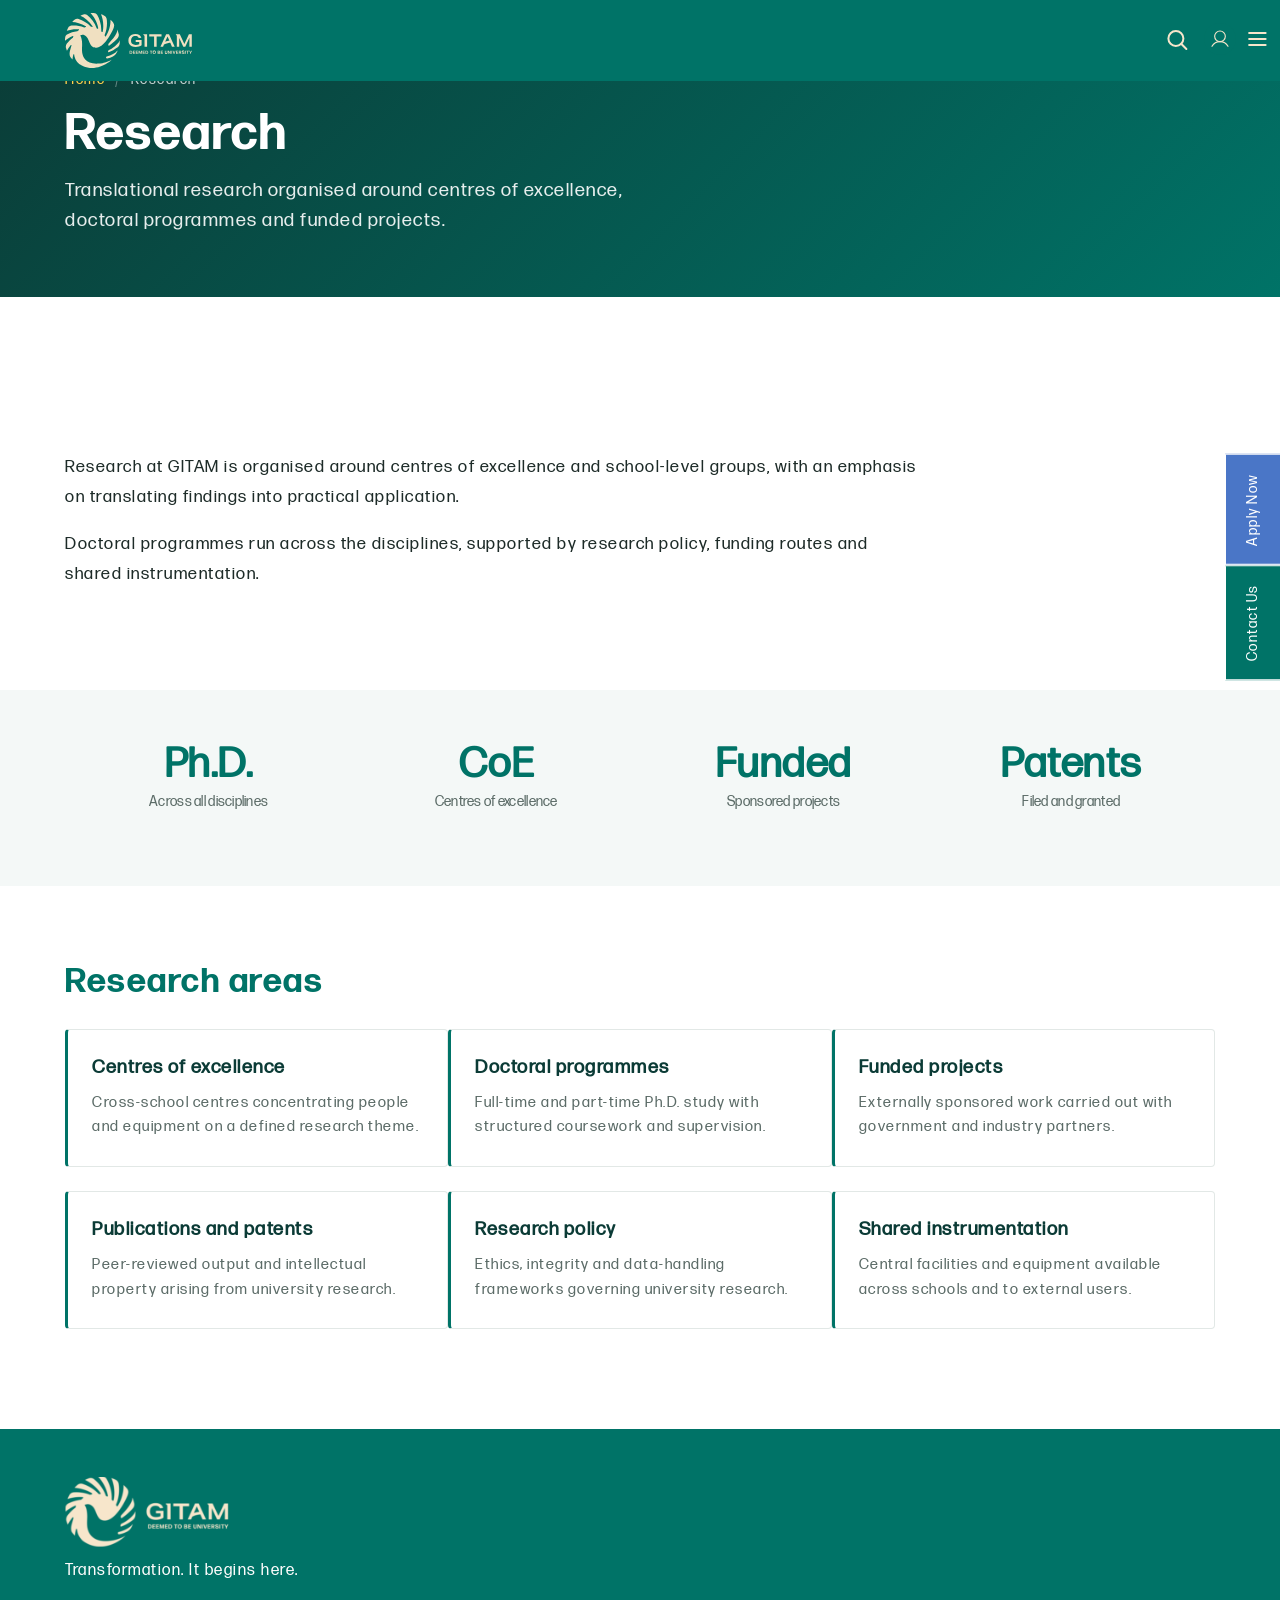
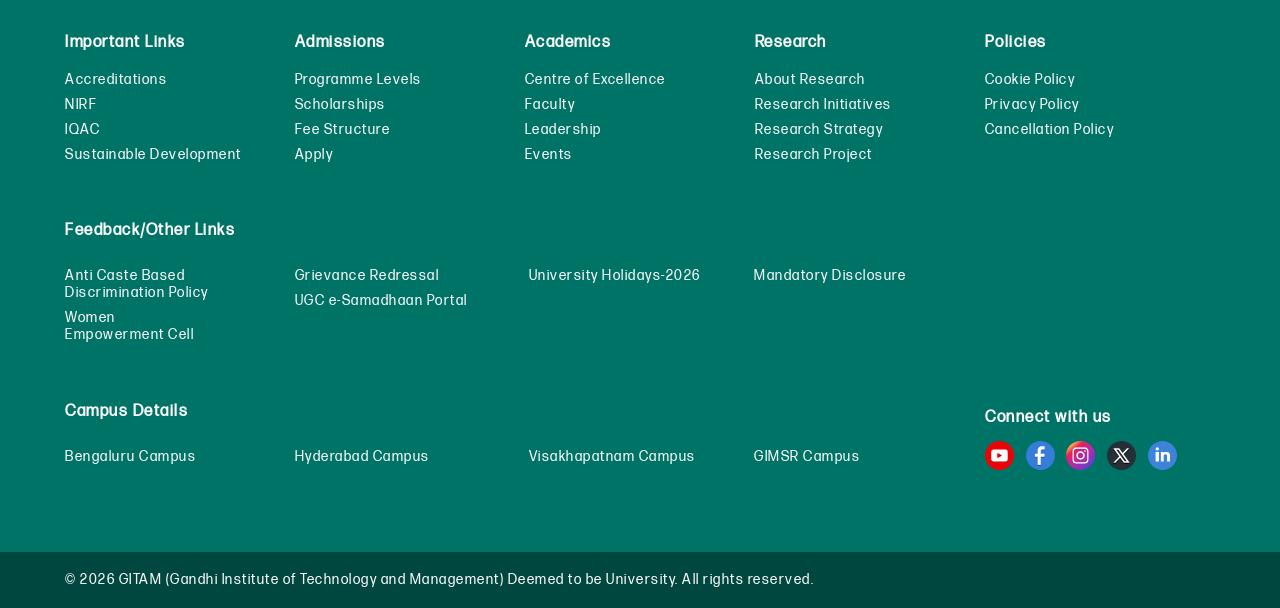
<file: research.html>
<!DOCTYPE html>
<html lang="en" dir="ltr" prefix="og: https://ogp.me/ns#">
  <head>
    <meta charset="utf-8" />
    <meta name="robots" content="noindex, nofollow" />
    <meta name="theme-color" content="#007367">
<style>/* @see https://github.com/aFarkas/lazysizes#broken-image-symbol */.js img.lazyload:not([src]) { visibility: hidden; }/* @see https://github.com/aFarkas/lazysizes#automatically-setting-the-sizes-attribute */.js img.lazyloaded[data-sizes=auto] { display: block; width: 100%; }/* Transition effect. */.js .lazyload, .js .lazyloading { opacity: 0; }.js .lazyloaded { opacity: 1; -webkit-transition: opacity 2000ms; transition: opacity 2000ms; }</style>
<meta name="description" content="GITAM Deemed to be University provides multidisciplinary education with a focus on applied learning, translational research, and holistic student development. Discover our programs in engineering, management, medical sciences, and more. Join a global network of 85,000+ alumni." />
<meta property="og:site_name" content="Gandhi Institute of Technology and Management" />
<meta property="og:title" content="Research | GITAM" />
<meta property="og:description" content="GITAM Deemed to be University provides multidisciplinary education with a focus on applied learning, translational research, and holistic student development. Discover our programs in engineering, management, medical sciences, and more. Join a global network of 85,000+ alumni." />
<meta name="twitter:card" content="summary" />
<meta name="twitter:title" content="Research | GITAM" />
<meta name="twitter:description" content="GITAM Deemed to be University provides multidisciplinary education with a focus on applied learning, translational research, and holistic student development. Discover our programs in engineering, management, medical sciences, and more. Join a global network of 85,000+ alumni." />
<meta name="MobileOptimized" content="width" />
<meta name="HandheldFriendly" content="true" />
<meta name="viewport" content="width=device-width, initial-scale=1.0" />
<link rel="icon" href="themes/gitam/favicon.ico" type="image/vnd.microsoft.icon" />

    <title>Research | GITAM (Student Project Clone)</title>
    <link rel="stylesheet" media="all" href="themes/gitam/assets/css/app_base.min.css" />
<link rel="stylesheet" media="all" href="themes/gitam/assets/css/app.min.css" />
<style>.lazybg { background-image: none !important }</style>

    <link rel="stylesheet" media="all" href="sites/default/files/css/css_OX30RRLU5gwE7jYgCJ45GpTTz7spOX3sjwodpW3MmH0.css" />
    <link rel="stylesheet" media="all" href="assets/css/site.css" />


    
    
    

    
    
<script>
window.addEventListener('DOMContentLoaded', (event) => {
    const lazyImages = document.querySelectorAll('.lazybg');
    const backgroundOptions = {
       threshold: 0,
       rootMargin: "0px 0px 50px 0px"
    };
    const imageObserver = new IntersectionObserver((entries, imageObserver) => {
       entries.forEach(entry => {
           if (entry.isIntersecting) {
               showImageBackground(entry.target);
               imageObserver.unobserve(entry.target);
           }
       });
    }, backgroundOptions);
 
    lazyImages.forEach(image => {
       imageObserver.observe(image);
    });
 
    function showImageBackground(node) {
       node.classList.remove('lazybg');
    }
 });
</script>





<!-- Local Business Schema -->
<script type="application/ld+json">
{
        "@context": "https://schema.org",
        "@type": "CollegeOrUniversity",
        "name": "GITAM Deemed to be University",
        "address": {
                "@type": "PostalAddress",
                "streetAddress": "Gandhi Nagar, Rushikonda",
                "addressLocality": "Visakhapatnam",
                "addressRegion": "Andhra Pradesh",
                "postalCode": "530045"
        },
        "telephone": "089128 40501",
        "url": "https://www.gitam.edu/",
        "paymentAccepted": [ "credit card", "paypal" ],
        "openingHours": "Mo,Tu,We,Th,Fr 08:00-17:00",
        "openingHoursSpecification": [ {
                "@type": "OpeningHoursSpecification",
                "dayOfWeek": [
                        "Monday",
                        "Tuesday",
                        "Wednesday",
                        "Thursday",
                        "Friday"
                ],
                "opens": "08:00",
                "closes": "17:00"
        } ],
        "priceRange":"$$$$"

}
</script>
<!-- Local Business Schema -->
<!--Organization Schema -->
<script type="application/ld+json">
{
  "@context": "https://schema.org",
  "@type": "CollegeOrUniversity",
  "name": "GITAM Deemed to be University",
  "url": "https://www.gitam.edu/",
  "logo": "https://www.gitam.edu/themes/gitam/assets/images/gitam-logo.svg",
  "alternateName": "Gandhi Institute of Technology and Management",
  "sameAs": [
    "https://www.facebook.com/gitamdeemeduniversity",
    "https://x.com/GITAMUniversity",
    "https://www.instagram.com/gitamdeemeduniversity/",
    "https://www.linkedin.com/school/gitam-deemed-university",
    "https://www.youtube.com/gitamdeemeduniversity"
  ]
}
</script>
<!--Organization Schema -->

    
  </head>

  
  <body class="version2 node--type-page interior-page">
    
    
      <div class="dialog-off-canvas-main-canvas" data-off-canvas-main-canvas>
    

  <div>
    <header id="header" class="mainheader stickyheader">
<nav class="navbar-top">
    <div class="container">
        <div class="navbar-info"> <span>Information For:</span>
            <ul class="navbar-list">
                                                    <li>
                        <a href="aspiring-students.html" >
                        <!--    -->
                        Aspiring Students</a>
                    </li>
                                    <li>
                        <a href="campus-life.html" >
                        <!--    -->
                        Campus Life</a>
                    </li>
                                    <li>
                        <a href="#"  target="_blank" >
                        <!--    -->
                        Alumni</a>
                    </li>
                                    <li>
                        <a href="about-us.html" >
                        <!--    -->
                        Faculty</a>
                    </li>
                                    <li>
                        <a href="#"  target="_blank" >
                        <!--    -->
                        Entrepreneurship</a>
                    </li>
                                    <li>
                        <a href="contact-us.html" >
                        <!--    -->
                        FAQs</a>
                    </li>
                                    <li>
                        <a href="#"  target="_blank" >
                        <!--    -->
                        Careers</a>
                    </li>
                            </ul>
        </div>
        <div class="navbar-actions">
            <div class="search-bar">
                <div class="popup popupfilter">
                    <a href="javascript:;" class="searchpopup__trigger fpopup" data-popup-id="searchpopup1" aria-haspopup="dialog" ><img width="25" height="24" class="responsive-img" src="themes/gitam/assets/images/search-mobile.svg" alt="Search"></a>

                </div>
                            </div>
            <div class="user-icon">
                <div class="dropdown">
                    <ul class="menu">
                        <li class="menu-item menu-dropdown">
                            <span class="menu-link" data-toggle="submenu"><img class="dropbtn" alt="User Account" src="themes/gitam/assets/images/signon.svg" /><i class="bx bx-chevron-down"></i></span>
                            <ul class="submenu">
                                                                                                    <li class="submenu-item">
                                        <a class="submenu-link" href="#"  target="_blank" >Employee Login</a>
                                    </li>
                                                                    <li class="submenu-item">
                                        <a class="submenu-link" href="#"  target="_blank" >Parent Login</a>
                                    </li>
                                                                    <li class="submenu-item">
                                        <a class="submenu-link" href="#"  target="_blank" >Student Login</a>
                                    </li>
                                                                    <li class="submenu-item">
                                        <a class="submenu-link" href="#"  target="_blank" >Payments</a>
                                    </li>
                                                            </ul>
                        </li>
                    </ul>
                </div>
            </div>
        </div>
    </div>
</nav>
<div class="header">
    <div class="container d-flex">
        <div class="header__logosection">
            <a href="index.html"> <img class="wh-full responsive-img" src="themes/gitam/assets/images/gitam-logo.svg" width="161" height="69" alt="GITAM logo" title="Gitam"> </a>
        </div>
        <div class="header__rightsection">
            <div class="clicksearch-form hide-desktop">
                <a href="javascript:;" class="searchpopup__trigger fpopup" data-popup-id="searchpopup1" aria-haspopup="dialog"><img src="themes/gitam/assets/images/search-mobile.svg" alt="Search"></a>
            </div>
            <div class="user-icon hide-desktop">
                <div class="dropdown"> <img class="dropbtn" src="themes/gitam/assets/images/signon.svg" alt="User">
                    <div class="dropdown-content">
                                                                            <a href="#"  target="_blank" >Employee Login</a>
                                                    <a href="#"  target="_blank" >Parent Login</a>
                                                    <a href="#"  target="_blank" >Student Login</a>
                                                    <a href="#"  target="_blank" >Payments</a>
                                            </div>
                </div>
            </div>
            <div class="menuwrapper"> <!-- Header Menu Button -->
                <div id="mobilegitam" class="mobilegitam mobilegitam-menu"><img alt="Gitam" src="themes/gitam/assets/images/toggler.svg"></div>
                <div id="close-icon" class="close-icon"><img src="themes/gitam/assets/images/close-icon.svg" alt="close"></div> <span class="overlay"></span>
                <nav class="navbar" id="navbar">
                    <ul class="menu " id="menu">
                                                                                                            <li class="menu-item menu-dropdown" parent-toggle="parentmenuclick">
                                    <span class="menu-link" data-toggle="submenu">
                                                                                    About Us<i class="bx bx-chevron-down"></i>
                                                                            </span>
                                    <ul class="submenu">
                                                                                    <li class="submenu-item ">
                                                                                                    <a class="submenu-link" href="about-us.html" > About GITAM  </a>
                                                                                                </li>
                                                                                    <li class="submenu-item submenu-dropdown">
                                                                                                    <span class="submenu-link" data-toggle="innersubmenu"> <a class="submenu-link" href="javascript:;" > Campus Life  </a></span>
                                                    <ul class="innersubmenu">
                                                                                                                <li class="innersubmenu-item">
                                                            <a class="innersubmenu-link" href="campus-life.html" >Bengaluru </a>

                                                        </li>
                                                                                                                <li class="innersubmenu-item">
                                                            <a class="innersubmenu-link" href="campus-life.html" >Visakhapatnam </a>

                                                        </li>
                                                                                                                <li class="innersubmenu-item">
                                                            <a class="innersubmenu-link" href="campus-life.html" >Hyderabad </a>

                                                        </li>
                                                                                                                <li class="innersubmenu-item">
                                                            <a class="innersubmenu-link" href="campus-life.html" >GIMSR </a>

                                                        </li>
                                                                                                            </ul>
                                                                                                </li>
                                                                                    <li class="submenu-item ">
                                                                                                    <a class="submenu-link" href="about-us.html" > Faculty  </a>
                                                                                                </li>
                                                                                    <li class="submenu-item ">
                                                                                                    <a class="submenu-link" href="about-us.html" > Leadership  </a>
                                                                                                </li>
                                                                                    <li class="submenu-item ">
                                                                                                    <a class="submenu-link" href="#"  target="_blank" > Women Empowerment Cell  </a>
                                                                                                </li>
                                                                            </ul>
                                </li>
                                                                                                                <li class="menu-item menu-dropdown" parent-toggle="parentmenuclick">
                                    <span class="menu-link" data-toggle="submenu">
                                                                                    Accreditation<i class="bx bx-chevron-down"></i>
                                                                            </span>
                                    <ul class="submenu">
                                                                                    <li class="submenu-item ">
                                                                                                    <a class="submenu-link" href="#"  target="_blank" > IQAC  </a>
                                                                                                </li>
                                                                                    <li class="submenu-item ">
                                                                                                    <a class="submenu-link" href="about-us.html" > Accreditation &amp; Ranking  </a>
                                                                                                </li>
                                                                                    <li class="submenu-item ">
                                                                                                    <a class="submenu-link" href="#"  target="_blank" > NIRF  </a>
                                                                                                </li>
                                                                                    <li class="submenu-item ">
                                                                                                    <a class="submenu-link" href="about-us.html" > Sustainable Development  </a>
                                                                                                </li>
                                                                                    <li class="submenu-item submenu-dropdown">
                                                                                                    <span class="submenu-link" data-toggle="innersubmenu"> <a class="submenu-link" href="javascript:;" > Policies  </a></span>
                                                    <ul class="innersubmenu">
                                                                                                                <li class="innersubmenu-item">
                                                            <a class="innersubmenu-link" href="#"  target="_blank" >Climate Action </a>

                                                        </li>
                                                                                                                <li class="innersubmenu-item">
                                                            <a class="innersubmenu-link" href="#"  target="_blank" >Sustainable Procurement </a>

                                                        </li>
                                                                                                                <li class="innersubmenu-item">
                                                            <a class="innersubmenu-link" href="#"  target="_blank" >Sustainable Investment </a>

                                                        </li>
                                                                                                                <li class="innersubmenu-item">
                                                            <a class="innersubmenu-link" href="#"  target="_blank" >Net Zero Commitment </a>

                                                        </li>
                                                                                                                <li class="innersubmenu-item">
                                                            <a class="innersubmenu-link" href="#"  target="_blank" >Equality, Diversity and Inclusiveness </a>

                                                        </li>
                                                                                                                <li class="innersubmenu-item">
                                                            <a class="innersubmenu-link" href="#"  target="_blank" >Committee for Differently Abled </a>

                                                        </li>
                                                                                                                <li class="innersubmenu-item">
                                                            <a class="innersubmenu-link" href="#"  target="_blank" >Equal Opportunity Cell </a>

                                                        </li>
                                                                                                            </ul>
                                                                                                </li>
                                                                                    <li class="submenu-item ">
                                                                                                    <a class="submenu-link" href="#"  target="_blank" > Feedback  </a>
                                                                                                </li>
                                                                                    <li class="submenu-item ">
                                                                                                    <a class="submenu-link" href="academics.html" > ITEP (NCTE)  </a>
                                                                                                </li>
                                                                            </ul>
                                </li>
                                                                                                                <li class="menu-item menu-dropdown" parent-toggle="parentmenuclick">
                                    <span class="menu-link" data-toggle="submenu">
                                                                                    Academics<i class="bx bx-chevron-down"></i>
                                                                            </span>
                                    <ul class="submenu">
                                                                                    <li class="submenu-item submenu-dropdown">
                                                                                                    <span class="submenu-link" data-toggle="innersubmenu"> <a class="submenu-link" href="javascript:;" > Bengaluru  </a></span>
                                                    <ul class="innersubmenu">
                                                                                                                <li class="innersubmenu-item">
                                                            <a class="innersubmenu-link" href="academics.html" >Computer Science and Engineering </a>

                                                        </li>
                                                                                                                <li class="innersubmenu-item">
                                                            <a class="innersubmenu-link" href="academics.html" >Core Engineering </a>

                                                        </li>
                                                                                                                <li class="innersubmenu-item">
                                                            <a class="innersubmenu-link" href="academics.html" >Humanities and Social Sciences </a>

                                                        </li>
                                                                                                                <li class="innersubmenu-item">
                                                            <a class="innersubmenu-link" href="academics.html" >Management </a>

                                                        </li>
                                                                                                                <li class="innersubmenu-item">
                                                            <a class="innersubmenu-link" href="academics.html" >Science </a>

                                                        </li>
                                                                                                            </ul>
                                                                                                </li>
                                                                                    <li class="submenu-item submenu-dropdown">
                                                                                                    <span class="submenu-link" data-toggle="innersubmenu"> <a class="submenu-link" href="javascript:;" > Hyderabad  </a></span>
                                                    <ul class="innersubmenu">
                                                                                                                <li class="innersubmenu-item">
                                                            <a class="innersubmenu-link" href="academics.html" >Architecture </a>

                                                        </li>
                                                                                                                <li class="innersubmenu-item">
                                                            <a class="innersubmenu-link" href="academics.html" >Computer Science and Engineering </a>

                                                        </li>
                                                                                                                <li class="innersubmenu-item">
                                                            <a class="innersubmenu-link" href="academics.html" >Core Engineering </a>

                                                        </li>
                                                                                                                <li class="innersubmenu-item">
                                                            <a class="innersubmenu-link" href="academics.html" >Education </a>

                                                        </li>
                                                                                                                <li class="innersubmenu-item">
                                                            <a class="innersubmenu-link" href="academics.html" >Humanities and Social Sciences </a>

                                                        </li>
                                                                                                                <li class="innersubmenu-item">
                                                            <a class="innersubmenu-link" href="academics.html" >Management </a>

                                                        </li>
                                                                                                                <li class="innersubmenu-item">
                                                            <a class="innersubmenu-link" href="academics.html" >Pharmacy </a>

                                                        </li>
                                                                                                                <li class="innersubmenu-item">
                                                            <a class="innersubmenu-link" href="#"  target="_blank" >Public Policy </a>

                                                        </li>
                                                                                                                <li class="innersubmenu-item">
                                                            <a class="innersubmenu-link" href="academics.html" >Science </a>

                                                        </li>
                                                                                                            </ul>
                                                                                                </li>
                                                                                    <li class="submenu-item submenu-dropdown">
                                                                                                    <span class="submenu-link" data-toggle="innersubmenu"> <a class="submenu-link" href="javascript:;" > Visakhapatnam  </a></span>
                                                    <ul class="innersubmenu">
                                                                                                                <li class="innersubmenu-item">
                                                            <a class="innersubmenu-link" href="academics.html" >Architecture </a>

                                                        </li>
                                                                                                                <li class="innersubmenu-item">
                                                            <a class="innersubmenu-link" href="academics.html" >Computer Science and Engineering </a>

                                                        </li>
                                                                                                                <li class="innersubmenu-item">
                                                            <a class="innersubmenu-link" href="academics.html" >Core Engineering </a>

                                                        </li>
                                                                                                                <li class="innersubmenu-item">
                                                            <a class="innersubmenu-link" href="academics.html" >Humanities and Social Sciences </a>

                                                        </li>
                                                                                                                <li class="innersubmenu-item">
                                                            <a class="innersubmenu-link" href="academics.html" >Law </a>

                                                        </li>
                                                                                                                <li class="innersubmenu-item">
                                                            <a class="innersubmenu-link" href="academics.html" >Management </a>

                                                        </li>
                                                                                                                <li class="innersubmenu-item">
                                                            <a class="innersubmenu-link" href="academics.html" >Pharmacy </a>

                                                        </li>
                                                                                                                <li class="innersubmenu-item">
                                                            <a class="innersubmenu-link" href="academics.html" >Science </a>

                                                        </li>
                                                                                                            </ul>
                                                                                                </li>
                                                                                    <li class="submenu-item submenu-dropdown">
                                                                                                    <span class="submenu-link" data-toggle="innersubmenu"> <a class="submenu-link" href="academics.html" > GIMSR  </a></span>
                                                    <ul class="innersubmenu">
                                                                                                                <li class="innersubmenu-item">
                                                            <a class="innersubmenu-link" href="academics.html" >Medicine </a>

                                                        </li>
                                                                                                                <li class="innersubmenu-item">
                                                            <a class="innersubmenu-link" href="academics.html" >Nursing </a>

                                                        </li>
                                                                                                                <li class="innersubmenu-item">
                                                            <a class="innersubmenu-link" href="academics.html" >Allied and Healthcare Professions </a>

                                                        </li>
                                                                                                                <li class="innersubmenu-item">
                                                            <a class="innersubmenu-link" href="academics.html" >Physiotherapy </a>

                                                        </li>
                                                                                                            </ul>
                                                                                                </li>
                                                                                    <li class="submenu-item submenu-dropdown">
                                                                                                    <span class="submenu-link" data-toggle="innersubmenu"> <a class="submenu-link" href="javascript:;" > Evaluation  </a></span>
                                                    <ul class="innersubmenu">
                                                                                                                <li class="innersubmenu-item">
                                                            <a class="innersubmenu-link" href="#"  target="_blank" >Results </a>

                                                        </li>
                                                                                                                <li class="innersubmenu-item">
                                                            <a class="innersubmenu-link" href="academics.html" >Applications &amp; Fee Structure </a>

                                                        </li>
                                                                                                                <li class="innersubmenu-item">
                                                            <a class="innersubmenu-link" href="#"  target="_blank" >Apply for Certificates </a>

                                                        </li>
                                                                                                                <li class="innersubmenu-item">
                                                            <a class="innersubmenu-link" href="#"  target="_blank" >Apply for Examinations </a>

                                                        </li>
                                                                                                                <li class="innersubmenu-item">
                                                            <a class="innersubmenu-link" href="academics.html" >Annual Reports </a>

                                                        </li>
                                                                                                                <li class="innersubmenu-item">
                                                            <a class="innersubmenu-link" href="#"  target="_blank" >CGPA to Percentage Conversion Certificate </a>

                                                        </li>
                                                                                                                <li class="innersubmenu-item">
                                                            <a class="innersubmenu-link" href="academics.html" >Evaluation Contact </a>

                                                        </li>
                                                                                                                <li class="innersubmenu-item">
                                                            <a class="innersubmenu-link" href="academics.html" >Redressal of Grievances </a>

                                                        </li>
                                                                                                                <li class="innersubmenu-item">
                                                            <a class="innersubmenu-link" href="academics.html" >Evaluation Norms </a>

                                                        </li>
                                                                                                                <li class="innersubmenu-item">
                                                            <a class="innersubmenu-link" href="#"  target="_blank" >Examination Notifications </a>

                                                        </li>
                                                                                                                <li class="innersubmenu-item">
                                                            <a class="innersubmenu-link" href="#"  target="_blank" >Examination Time Tables </a>

                                                        </li>
                                                                                                                <li class="innersubmenu-item">
                                                            <a class="innersubmenu-link" href="#"  target="_blank" >Hall Ticket </a>

                                                        </li>
                                                                                                                <li class="innersubmenu-item">
                                                            <a class="innersubmenu-link" href="academics.html" >Instructions To Apply For Examination And Certificates </a>

                                                        </li>
                                                                                                                <li class="innersubmenu-item">
                                                            <a class="innersubmenu-link" href="academics.html" >National Academic Depository(NAD) &amp; Academic Bank of Credits(ABC) </a>

                                                        </li>
                                                                                                                <li class="innersubmenu-item">
                                                            <a class="innersubmenu-link" href="academics.html" >Recent Updates in Regulations </a>

                                                        </li>
                                                                                                                <li class="innersubmenu-item">
                                                            <a class="innersubmenu-link" href="#"  target="_blank" >Request for Credential/Academic Verification </a>

                                                        </li>
                                                                                                            </ul>
                                                                                                </li>
                                                                                    <li class="submenu-item ">
                                                                                                    <a class="submenu-link" href="academics.html" > Liberal Education  </a>
                                                                                                </li>
                                                                                    <li class="submenu-item ">
                                                                                                    <a class="submenu-link" href="academics.html" > Performing Arts  </a>
                                                                                                </li>
                                                                                    <li class="submenu-item ">
                                                                                                    <a class="submenu-link" href="academics.html" > Blended Learning  </a>
                                                                                                </li>
                                                                                    <li class="submenu-item ">
                                                                                                    <a class="submenu-link" href="academics.html" > Curriculum and Syllabus  </a>
                                                                                                </li>
                                                                                    <li class="submenu-item ">
                                                                                                    <a class="submenu-link" href="#"  target="_blank" > Library  </a>
                                                                                                </li>
                                                                                    <li class="submenu-item ">
                                                                                                    <a class="submenu-link" href="academics.html" > Young Entrepreneurs Programme  </a>
                                                                                                </li>
                                                                                    <li class="submenu-item ">
                                                                                                    <a class="submenu-link" href="academics.html"  target="_blank" > Academic Calendar  </a>
                                                                                                </li>
                                                                                    <li class="submenu-item ">
                                                                                                    <a class="submenu-link" href="academics.html"  target="_blank" > Academic Policies  </a>
                                                                                                </li>
                                                                                    <li class="submenu-item ">
                                                                                                    <a class="submenu-link" href="academics.html"  target="_blank" > Academic Regulations  </a>
                                                                                                </li>
                                                                            </ul>
                                </li>
                                                                                                                <li class="menu-item menu-dropdown" parent-toggle="parentmenuclick">
                                    <span class="menu-link" data-toggle="submenu">
                                                                                    Research<i class="bx bx-chevron-down"></i>
                                                                            </span>
                                    <ul class="submenu">
                                                                                    <li class="submenu-item ">
                                                                                                    <a class="submenu-link" href="research.html" > About  </a>
                                                                                                </li>
                                                                                    <li class="submenu-item ">
                                                                                                    <a class="submenu-link" href="research.html" > Strategy  </a>
                                                                                                </li>
                                                                                    <li class="submenu-item submenu-dropdown">
                                                                                                    <span class="submenu-link" data-toggle="innersubmenu"> <a class="submenu-link" href="research.html" > Research Initiatives  </a></span>
                                                    <ul class="innersubmenu">
                                                                                                                <li class="innersubmenu-item">
                                                            <a class="innersubmenu-link" href="#"  target="_blank" >Research &amp; Mentoring Program </a>

                                                        </li>
                                                                                                            </ul>
                                                                                                </li>
                                                                                    <li class="submenu-item ">
                                                                                                    <a class="submenu-link" href="research.html" > Research Policies  </a>
                                                                                                </li>
                                                                                    <li class="submenu-item ">
                                                                                                    <a class="submenu-link" href="research.html" > Centers of Excellence  </a>
                                                                                                </li>
                                                                                    <li class="submenu-item ">
                                                                                                    <a class="submenu-link" href="research.html" > DBT Funded Projects  </a>
                                                                                                </li>
                                                                                    <li class="submenu-item ">
                                                                                                    <a class="submenu-link" href="research.html" > Patents  </a>
                                                                                                </li>
                                                                                    <li class="submenu-item ">
                                                                                                    <a class="submenu-link" href="research.html" > Publications  </a>
                                                                                                </li>
                                                                                    <li class="submenu-item ">
                                                                                                    <a class="submenu-link" href="research.html" > MURTI  </a>
                                                                                                </li>
                                                                                    <li class="submenu-item ">
                                                                                                    <a class="submenu-link" href="#"  target="_blank" > I-STEM Equipment  </a>
                                                                                                </li>
                                                                                    <li class="submenu-item ">
                                                                                                    <a class="submenu-link" href="#"  target="_blank" > G-TEC  </a>
                                                                                                </li>
                                                                                    <li class="submenu-item ">
                                                                                                    <a class="submenu-link" href="research.html" > Ph.D. Programmes  </a>
                                                                                                </li>
                                                                            </ul>
                                </li>
                                                                                                                <li class="menu-item menu-dropdown" parent-toggle="parentmenuclick">
                                    <span class="menu-link" data-toggle="submenu">
                                                                                    Fee &amp; Scholarships<i class="bx bx-chevron-down"></i>
                                                                            </span>
                                    <ul class="submenu">
                                                                                    <li class="submenu-item ">
                                                                                                    <a class="submenu-link" href="fee-scholarships.html" > Scholarships  </a>
                                                                                                </li>
                                                                                    <li class="submenu-item ">
                                                                                                    <a class="submenu-link" href="fee-scholarships.html" > Fee Structure  </a>
                                                                                                </li>
                                                                                    <li class="submenu-item ">
                                                                                                    <a class="submenu-link" href="fee-scholarships.html" > Education Loan  </a>
                                                                                                </li>
                                                                                    <li class="submenu-item ">
                                                                                                    <a class="submenu-link" href="#"  target="_blank" > Pay Fee  </a>
                                                                                                </li>
                                                                            </ul>
                                </li>
                                                                                                                <li class="menu-item menu-dropdown" parent-toggle="parentmenuclick">
                                    <span class="menu-link" data-toggle="submenu">
                                                                                    Career Guidance<i class="bx bx-chevron-down"></i>
                                                                            </span>
                                    <ul class="submenu">
                                                                                    <li class="submenu-item ">
                                                                                                    <a class="submenu-link" href="career-guidance.html" > GITAM Career Guidance Centre (GCGC)  </a>
                                                                                                </li>
                                                                            </ul>
                                </li>
                                                                                                                <li class="menu-item menu-dropdown" parent-toggle="parentmenuclick">
                                    <span class="menu-link" data-toggle="submenu">
                                                                                    Events<i class="bx bx-chevron-down"></i>
                                                                            </span>
                                    <ul class="submenu">
                                                                                    <li class="submenu-item ">
                                                                                                    <a class="submenu-link" href="campus-life.html" > Events  </a>
                                                                                                </li>
                                                                                    <li class="submenu-item ">
                                                                                                    <a class="submenu-link" href="campus-life.html" > Changemakers  </a>
                                                                                                </li>
                                                                            </ul>
                                </li>
                                                                        </ul>
                    <ul class="navbar-list visibilityshowhide">
                                                                            <li>
                                <a href="aspiring-students.html" >
                                Aspiring Students</a>
                            </li>
                                                    <li>
                                <a href="campus-life.html" >
                                Campus Life</a>
                            </li>
                                                    <li>
                                <a href="#"  target="_blank" >
                                Alumni</a>
                            </li>
                                                    <li>
                                <a href="about-us.html" >
                                Faculty</a>
                            </li>
                                                    <li>
                                <a href="#"  target="_blank" >
                                Entrepreneurship</a>
                            </li>
                                                    <li>
                                <a href="contact-us.html" >
                                FAQs</a>
                            </li>
                                                    <li>
                                <a href="#"  target="_blank" >
                                Careers</a>
                            </li>
                                            </ul>
                </nav>
            </div>
        </div>
    </div>
</div>
</header>

<main class="interior">
  <section class="interior-hero">
    <div class="container">
      <nav class="interior-crumbs" aria-label="Breadcrumb">
        <a href="index.html">Home</a><span aria-hidden="true">/</span><span>Research</span>
      </nav>
      <h1>Research</h1>
      <p class="interior-lede">Translational research organised around centres of excellence, doctoral programmes and funded projects.</p>
    </div>
  </section>
  <section class="section ">
    <div class="container">
      
      <div class="row"><div class="col-12 col-lg-9"><div class="interior-prose"><p>Research at GITAM is organised around centres of excellence and school-level groups, with an emphasis on translating findings into practical application.</p>
<p>Doctoral programmes run across the disciplines, supported by research policy, funding routes and shared instrumentation.</p></div></div></div>
    </div>
  </section>
  <section class="section interior-statband">
    <div class="container">
      
      <div class="row">
        <div class="col-6 col-lg-3"><div class="interior-stat"><strong>Ph.D.</strong><span>Across all disciplines</span></div></div>
        <div class="col-6 col-lg-3"><div class="interior-stat"><strong>CoE</strong><span>Centres of excellence</span></div></div>
        <div class="col-6 col-lg-3"><div class="interior-stat"><strong>Funded</strong><span>Sponsored projects</span></div></div>
        <div class="col-6 col-lg-3"><div class="interior-stat"><strong>Patents</strong><span>Filed and granted</span></div></div>
      </div>
    </div>
  </section>
  <section class="section ">
    <div class="container">
      <h2>Research areas</h2>
      <div class="row">
        <div class="col-12 col-md-6 col-lg-4">
          <div class="interior-card"><h3>Centres of excellence</h3><p>Cross-school centres concentrating people and equipment on a defined research theme.</p></div>
        </div>
        <div class="col-12 col-md-6 col-lg-4">
          <div class="interior-card"><h3>Doctoral programmes</h3><p>Full-time and part-time Ph.D. study with structured coursework and supervision.</p></div>
        </div>
        <div class="col-12 col-md-6 col-lg-4">
          <div class="interior-card"><h3>Funded projects</h3><p>Externally sponsored work carried out with government and industry partners.</p></div>
        </div>
        <div class="col-12 col-md-6 col-lg-4">
          <div class="interior-card"><h3>Publications and patents</h3><p>Peer-reviewed output and intellectual property arising from university research.</p></div>
        </div>
        <div class="col-12 col-md-6 col-lg-4">
          <div class="interior-card"><h3>Research policy</h3><p>Ethics, integrity and data-handling frameworks governing university research.</p></div>
        </div>
        <div class="col-12 col-md-6 col-lg-4">
          <div class="interior-card"><h3>Shared instrumentation</h3><p>Central facilities and equipment available across schools and to external users.</p></div>
        </div>
      </div>
    </div>
  </section>
</main>
<footer class="footer footer--bg footer__multicolumn footer__multicolumn--2 mt-4">
    <div class="container">
        <div class="footer__wrapper"> <!-- Footer Logo -->
            <div class="row">
                <div class="footer__logo mrb30">
                    <a href="index.html"> <img src="themes/gitam/assets/images/footer-logo.svg" alt="GITAM" title="GITAM" loading="lazy"> </a>
                    <p>Transformation. It begins here.</p>
                </div>
            </div> <!-- Footer List Row 1 -->
            <div class="row justify-center">
                                                    <div class="col-sm-12 col-sm-4 col-lg-2  mobile mrb30 0">
                        <div class="footer__title">
                            <h4>Important Links</h4> <span class="footer__title--icon"></span>
                        </div>
                        <ul class="footer__list">
                                                                                            <li class="footer__item"><a href="about-us.html"  >Accreditations</a></li>
                                                                <li class="footer__item"><a href="#"   target="_blank" >NIRF</a></li>
                                                                <li class="footer__item"><a href="#"   target="_blank" >IQAC</a></li>
                                                                <li class="footer__item"><a href="about-us.html"  >Sustainable Development</a></li>
                                                                                    </ul>
                    </div>
                                    <div class="col-sm-12 col-sm-4 col-lg-2  offset-lg-3-3  mobile mrb30 1">
                        <div class="footer__title">
                            <h4>Admissions</h4> <span class="footer__title--icon"></span>
                        </div>
                        <ul class="footer__list">
                                                                                            <li class="footer__item"><a href="academics.html"  >Programme Levels</a></li>
                                                                <li class="footer__item"><a href="fee-scholarships.html"  >Scholarships</a></li>
                                                                <li class="footer__item"><a href="fee-scholarships.html"  >Fee Structure</a></li>
                                                                <li class="footer__item"><a href="#"   target="_blank" >Apply</a></li>
                                                                                    </ul>
                    </div>
                                    <div class="col-sm-12 col-sm-4 col-lg-2  offset-lg-3-3  mobile mrb30 2">
                        <div class="footer__title">
                            <h4>Academics</h4> <span class="footer__title--icon"></span>
                        </div>
                        <ul class="footer__list">
                                                                                            <li class="footer__item"><a href="research.html"  >Centre of Excellence</a></li>
                                                                <li class="footer__item"><a href="about-us.html"  >Faculty</a></li>
                                                                <li class="footer__item"><a href="about-us.html"  >Leadership</a></li>
                                                                <li class="footer__item"><a href="campus-life.html"  >Events</a></li>
                                                                                    </ul>
                    </div>
                                    <div class="col-sm-12 col-sm-4 col-lg-2  offset-lg-3-3  mobile mrb30 3">
                        <div class="footer__title">
                            <h4>Research</h4> <span class="footer__title--icon"></span>
                        </div>
                        <ul class="footer__list">
                                                                                            <li class="footer__item"><a href="research.html"  >About Research</a></li>
                                                                <li class="footer__item"><a href="research.html"  >Research Initiatives</a></li>
                                                                <li class="footer__item"><a href="research.html"  >Research Strategy</a></li>
                                                                <li class="footer__item"><a href="research.html"  >Research Project</a></li>
                                                                                    </ul>
                    </div>
                                    <div class="col-sm-12 col-sm-4 col-lg-2  offset-lg-3-3  mobile mrb30 4">
                        <div class="footer__title">
                            <h4>Policies</h4> <span class="footer__title--icon"></span>
                        </div>
                        <ul class="footer__list">
                                                                                            <li class="footer__item"><a href="#"  >Cookie Policy</a></li>
                                                                <li class="footer__item"><a href="#"  >Privacy Policy</a></li>
                                                                <li class="footer__item"><a href="#"   target="_blank" >Cancellation Policy</a></li>
                                                                                    </ul>
                    </div>
                            </div>

             <div class="row justify-center">
                
                <div class="col-sm-12 col-lg-10 width80 mobile mrb30">
                    <div class="footer__title"><h4>Feedback/Other Links</h4> <span class="footer__title--icon"></span></div>
                     <ul class="footer__list">
                        <li>
                        <div class="row justify-center">
                                                            <div class="col-sm-12 col-sm-4 col-lg-2 col-lg-2   mobile campus1">
                                    <ul class="">
                                                                                                                                <li class="footer__item"><a href="#"  >Anti Caste Based Discrimination Policy</a></li>
                                                                                        <li class="footer__item"><a href="#"   target="_blank" >Women Empowerment Cell</a></li>
                                                                                                                        </ul>
                                </div>
                                                            <div class="col-sm-12 col-sm-4 col-lg-2 col-lg-3 offset-lg-3-3  mobile campus2">
                                    <ul class="">
                                                                                                                                <li class="footer__item"><a href="academics.html"  >Grievance Redressal</a></li>
                                                                                        <li class="footer__item"><a href="#"   target="_blank" >UGC e-Samadhaan Portal</a></li>
                                                                                                                        </ul>
                                </div>
                                                            <div class="col-sm-12 col-sm-4 col-lg-2 col-lg-2 offset-lg-3-3  mobile campus3">
                                    <ul class="">
                                                                                                                                <li class="footer__item"><a href="#"   target="_blank" >University Holidays-2026</a></li>
                                                                                                                        </ul>
                                </div>
                                                            <div class="col-sm-12 col-sm-4 col-lg-2 col-lg-3  offset-lg-7-7 mobile campus4">
                                    <ul class="">
                                                                                                                                <li class="footer__item"><a href="#"   target="_blank" >Mandatory Disclosure</a></li>
                                                                                                                        </ul>
                                </div>
                                                            <div class="col-sm-12 col-sm-4 col-lg-2 col-lg-2   mobile campus5">
                                    <ul class="">
                                                                            </ul>
                                </div>
                                                    </div>
                        </li>
                    </ul>
                </div>

            </div>
            <div class="row justify-center">
                <div class="col-sm-12 col-lg-10 width80 mobile mrb30">
                    <div class="footer__title"><h4>Campus Details</h4> <span class="footer__title--icon"></span></div>
                     <ul class="footer__list">
                        <li>
                        <div class="row justify-center">
                                                            <div class="col-sm-12 col-sm-4 col-lg-2 col-lg-2   mobile campus1">
                                    <ul class="">
                                                                                                                                <li class="footer__item"><a href="campus-life.html"  >Bengaluru Campus</a></li>
                                                                                                                        </ul>
                                </div>
                                                            <div class="col-sm-12 col-sm-4 col-lg-2 col-lg-3 offset-lg-3-3  mobile campus2">
                                    <ul class="">
                                                                                                                                <li class="footer__item"><a href="campus-life.html"  >Hyderabad Campus</a></li>
                                                                                                                        </ul>
                                </div>
                                                            <div class="col-sm-12 col-sm-4 col-lg-2 col-lg-2 offset-lg-3-3  mobile campus3">
                                    <ul class="">
                                                                                                                                <li class="footer__item"><a href="campus-life.html"  >Visakhapatnam Campus</a></li>
                                                                                                                        </ul>
                                </div>
                                                            <div class="col-sm-12 col-sm-4 col-lg-2 col-lg-3  offset-lg-7-7 mobile campus4">
                                    <ul class="">
                                                                                                                                <li class="footer__item"><a href="campus-life.html"  >GIMSR Campus</a></li>
                                                                                                                        </ul>
                                </div>
                                                    </div>
                        </li>
                    </ul>
                </div>
                <div class="col-sm-12 col-sm-4 col-lg-2  mobile">
                    <div class="footer__quicklinks">
                        <p>Connect with us</p> <!-- Social Media Links -->
                        <ul class="socialmedialinks">
                            <li class="social-item"><a href="#" target="_blank"><img loading="lazy" alt="Youtube"
                                src="themes/gitam/assets/images/footer-yt.svg" title="Youtube" class=""></a> </li>
                            <li class="social-item"> <a href="#" target="_blank"><img loading="lazy" alt="Facebook"
                                src="themes/gitam/assets/images/footer-fb.svg" title="Facebook" class=""></a> </li>
                            <li class="social-item"> <a href="#" target="_blank"><img loading="lazy" alt="Instagram"
                                src="themes/gitam/assets/images/footer-insta.svg" title="Instagram" class=""></a> </li>
                            <li class="social-item"> <a href="#" target="_blank"><img loading="lazy" alt="Twitter"
                                src="themes/gitam/assets/images/footer-x.svg" title="Twitter" class=""></a> </li>
                            <li class="social-item"> <a href="#" target="_blank"><img loading="lazy" alt="Linkedin"
                                src="themes/gitam/assets/images/footer-in.svg" title="Linkedin" class=""></a> </li>
                        </ul> <!-- Social Media Links -->
                    </div>
                </div>
            </div>
        </div>
    </div>
    <div class="footer__copyright">
        <div class="container">
            <div class="row">
            <p>© 2026 GITAM (Gandhi Institute of Technology and Management) Deemed to be University. All rights reserved.</p>
            </div>
        </div>
    </div>
    <div data-aos="fade-left" class="sticky__btn showmobile">
        <ul>
                                    <li> <a href="#" target="_blank" class="Admissionenq-form">Apply Now</a> </li>
            <li> <a href="contact-us.html">Contact Us</a> </li>
                    </ul>
    </div>
</footer>
<div id="small-dialog" class="zoom-anim-dialog mfp-hide">
   </div>
<div class="searchpopupfilter">
    <div class="popup popupfilter">
        <div class="popup__overlay popup__overlay--hidden" id="searchpopup1" role="dialog" aria-modal="true" data-lenis-prevent>
            <div class="popup__content popupfilter__content" role="document">
                <h2 class="fnt32px">What are you searching for?</h2>
                <a href="javascript:;" class="popup__closeicon" aria-label="Close Popup"><img src="themes/gitam/assets/images/filter-close.svg"></a>
                <form onsubmit="return false;"   >
                    <div class="searchbar" data-searchbar="2">
                        <div class="searchbar__dropdown">
                            <div  class="dropdown-text">
                                <span id="drop-content-2">All Campus</span>
                                <img  src="themes/gitam/assets/images/filter-arrow.png" alt="arrow">
                            </div>
                                                        
                            <ul class="dropdown-list">
                                <li class="dropdown-list-item">
                                <input type="checkbox" value="All Campus2" id="AllCampus2" data-campus="All Campus"/>
                                <label for="AllCampus2">All Campus</label>
                                </li>
                                                                    <li class="dropdown-list-item">
                                        <input type="checkbox" name="campus[3]"   value="3" id="Bengaluru2" data-campus="Bengaluru"/>
                                        <label for="Bengaluru2">Bengaluru</label>
                                    </li>
                                                                    <li class="dropdown-list-item">
                                        <input type="checkbox" name="campus[1]"   value="1" id="Hyderabad2" data-campus="Hyderabad"/>
                                        <label for="Hyderabad2">Hyderabad</label>
                                    </li>
                                                                    <li class="dropdown-list-item">
                                        <input type="checkbox" name="campus[2]"   value="2" id="Visakhapatnam2" data-campus="Visakhapatnam"/>
                                        <label for="Visakhapatnam2">Visakhapatnam</label>
                                    </li>
                                                                    <li class="dropdown-list-item">
                                        <input type="checkbox" name="campus[4]"   value="4" id="GIMSR2" data-campus="GIMSR"/>
                                        <label for="GIMSR2">GIMSR</label>
                                    </li>
                                                            </ul>
                        </div>

                        <div class="search-box-wrapper search-popup">
                            <div class="search-box">
                                <input type="text" id="search-input-popup" value="" name="key" placeholder="Search something...">
                                <input type="submit" class="search-box__searchsubmit"/>

                                <img src="themes/gitam/assets/images/input-close.png" alt="close">
                                <img src="themes/gitam/assets/images/spinner.gif" class="loading-img hide" alt="loading">
                            </div>

                            <div class="search-box__filtertext">
                                <h4>Top Results</h4>

                            </div>
                        </div>
                    </div>

                    
                <div class="popupfilter__cta popupfilter__cta--gapnone popupfilter__searchcta">
                    <button class="cta cta--secondary popup__clear" aria-label="Close Popup">Clear All</button>
                    <input type="submit"  class="cta cta--primary popup__applynow" value="Apply Now" />
                </div>
            </form>
            </div>
        </div>
    </div>
</div>

  </div>



  </div>

    
    

        <script src="core/assets/vendor/jquery/jquery.min.js"></script>
<script src="assets/js/drupal-shim.js"></script>
<script src="themes/gitam/assets/js/app_lib.js"></script>
<script src="themes/gitam/assets/js/app.js"></script>
<script src="themes/gitam/assets/js/app_ui.js"></script>  </body>
</html>
</file>
<file: sites/default/files/css/css_OX30RRLU5gwE7jYgCJ45GpTTz7spOX3sjwodpW3MmH0.css>
/* @license GPL-2.0-or-later https://www.drupal.org/licensing/faq */
.ui-helper-hidden{display:none;}.ui-helper-hidden-accessible{border:0;clip:rect(0 0 0 0);height:1px;margin:-1px;overflow:hidden;padding:0;position:absolute;width:1px;}.ui-helper-reset{margin:0;padding:0;border:0;outline:0;line-height:1.3;text-decoration:none;font-size:100%;list-style:none;}.ui-helper-clearfix:before,.ui-helper-clearfix:after{content:"";display:table;border-collapse:collapse;}.ui-helper-clearfix:after{clear:both;}.ui-helper-zfix{width:100%;height:100%;top:0;left:0;position:absolute;opacity:0;-ms-filter:"alpha(opacity=0)";}.ui-front{z-index:100;}.ui-state-disabled{cursor:default !important;pointer-events:none;}.ui-icon{display:inline-block;vertical-align:middle;margin-top:-.25em;position:relative;text-indent:-99999px;overflow:hidden;background-repeat:no-repeat;}.ui-widget-icon-block{left:50%;margin-left:-8px;display:block;}.ui-widget-overlay{position:fixed;top:0;left:0;width:100%;height:100%;}
.ui-controlgroup{vertical-align:middle;display:inline-block;}.ui-controlgroup > .ui-controlgroup-item{float:left;margin-left:0;margin-right:0;}.ui-controlgroup > .ui-controlgroup-item:focus,.ui-controlgroup > .ui-controlgroup-item.ui-visual-focus{z-index:9999;}.ui-controlgroup-vertical > .ui-controlgroup-item{display:block;float:none;width:100%;margin-top:0;margin-bottom:0;text-align:left;}.ui-controlgroup-vertical .ui-controlgroup-item{box-sizing:border-box;}.ui-controlgroup .ui-controlgroup-label{padding:.4em 1em;}.ui-controlgroup .ui-controlgroup-label span{font-size:80%;}.ui-controlgroup-horizontal .ui-controlgroup-label + .ui-controlgroup-item{border-left:none;}.ui-controlgroup-vertical .ui-controlgroup-label + .ui-controlgroup-item{border-top:none;}.ui-controlgroup-horizontal .ui-controlgroup-label.ui-widget-content{border-right:none;}.ui-controlgroup-vertical .ui-controlgroup-label.ui-widget-content{border-bottom:none;}.ui-controlgroup-vertical .ui-spinner-input{width:75%;width:calc(100% - 2.4em);}.ui-controlgroup-vertical .ui-spinner .ui-spinner-up{border-top-style:solid;}
.ui-checkboxradio-label .ui-icon-background{box-shadow:inset 1px 1px 1px #ccc;border-radius:.12em;border:none;}.ui-checkboxradio-radio-label .ui-icon-background{width:16px;height:16px;border-radius:1em;overflow:visible;border:none;}.ui-checkboxradio-radio-label.ui-checkboxradio-checked .ui-icon,.ui-checkboxradio-radio-label.ui-checkboxradio-checked:hover .ui-icon{background-image:none;width:8px;height:8px;border-width:4px;border-style:solid;}.ui-checkboxradio-disabled{pointer-events:none;}
.ui-resizable{position:relative;}.ui-resizable-handle{position:absolute;font-size:0.1px;display:block;-ms-touch-action:none;touch-action:none;}.ui-resizable-disabled .ui-resizable-handle,.ui-resizable-autohide .ui-resizable-handle{display:none;}.ui-resizable-n{cursor:n-resize;height:7px;width:100%;top:-5px;left:0;}.ui-resizable-s{cursor:s-resize;height:7px;width:100%;bottom:-5px;left:0;}.ui-resizable-e{cursor:e-resize;width:7px;right:-5px;top:0;height:100%;}.ui-resizable-w{cursor:w-resize;width:7px;left:-5px;top:0;height:100%;}.ui-resizable-se{cursor:se-resize;width:12px;height:12px;right:1px;bottom:1px;}.ui-resizable-sw{cursor:sw-resize;width:9px;height:9px;left:-5px;bottom:-5px;}.ui-resizable-nw{cursor:nw-resize;width:9px;height:9px;left:-5px;top:-5px;}.ui-resizable-ne{cursor:ne-resize;width:9px;height:9px;right:-5px;top:-5px;}
.ui-button{padding:.4em 1em;display:inline-block;position:relative;line-height:normal;margin-right:.1em;cursor:pointer;vertical-align:middle;text-align:center;-webkit-user-select:none;-moz-user-select:none;-ms-user-select:none;user-select:none;overflow:visible;}.ui-button,.ui-button:link,.ui-button:visited,.ui-button:hover,.ui-button:active{text-decoration:none;}.ui-button-icon-only{width:2em;box-sizing:border-box;text-indent:-9999px;white-space:nowrap;}input.ui-button.ui-button-icon-only{text-indent:0;}.ui-button-icon-only .ui-icon{position:absolute;top:50%;left:50%;margin-top:-8px;margin-left:-8px;}.ui-button.ui-icon-notext .ui-icon{padding:0;width:2.1em;height:2.1em;text-indent:-9999px;white-space:nowrap;}input.ui-button.ui-icon-notext .ui-icon{width:auto;height:auto;text-indent:0;white-space:normal;padding:.4em 1em;}input.ui-button::-moz-focus-inner,button.ui-button::-moz-focus-inner{border:0;padding:0;}
.ui-dialog{position:absolute;top:0;left:0;padding:.2em;outline:0;}.ui-dialog .ui-dialog-titlebar{padding:.4em 1em;position:relative;}.ui-dialog .ui-dialog-title{float:left;margin:.1em 0;white-space:nowrap;width:90%;overflow:hidden;text-overflow:ellipsis;}.ui-dialog .ui-dialog-titlebar-close{position:absolute;right:.3em;top:50%;width:20px;margin:-10px 0 0 0;padding:1px;height:20px;}.ui-dialog .ui-dialog-content{position:relative;border:0;padding:.5em 1em;background:none;overflow:auto;}.ui-dialog .ui-dialog-buttonpane{text-align:left;border-width:1px 0 0 0;background-image:none;margin-top:.5em;padding:.3em 1em .5em .4em;}.ui-dialog .ui-dialog-buttonpane .ui-dialog-buttonset{float:right;}.ui-dialog .ui-dialog-buttonpane button{margin:.5em .4em .5em 0;cursor:pointer;}.ui-dialog .ui-resizable-n{height:2px;top:0;}.ui-dialog .ui-resizable-e{width:2px;right:0;}.ui-dialog .ui-resizable-s{height:2px;bottom:0;}.ui-dialog .ui-resizable-w{width:2px;left:0;}.ui-dialog .ui-resizable-se,.ui-dialog .ui-resizable-sw,.ui-dialog .ui-resizable-ne,.ui-dialog .ui-resizable-nw{width:7px;height:7px;}.ui-dialog .ui-resizable-se{right:0;bottom:0;}.ui-dialog .ui-resizable-sw{left:0;bottom:0;}.ui-dialog .ui-resizable-ne{right:0;top:0;}.ui-dialog .ui-resizable-nw{left:0;top:0;}.ui-draggable .ui-dialog-titlebar{cursor:move;}
.progress{position:relative;}.progress__track{min-width:100px;max-width:100%;height:16px;margin-top:5px;border:1px solid;background-color:#fff;}.progress__bar{width:3%;min-width:3%;max-width:100%;height:16px;background-color:#000;}.progress__description,.progress__percentage{overflow:hidden;margin-top:0.2em;color:#555;font-size:0.875em;}.progress__description{float:left;}[dir="rtl"] .progress__description{float:right;}.progress__percentage{float:right;}[dir="rtl"] .progress__percentage{float:left;}.progress--small .progress__track{height:7px;}.progress--small .progress__bar{height:7px;background-size:20px 20px;}
.ajax-progress{display:inline-block;padding:1px 5px 2px 5px;}[dir="rtl"] .ajax-progress{float:right;}.ajax-progress-throbber .throbber{display:inline;padding:1px 5px 2px;background:transparent url(/core/misc/throbber-active.gif) no-repeat 0 center;}.ajax-progress-throbber .message{display:inline;padding:1px 5px 2px;}tr .ajax-progress-throbber .throbber{margin:0 2px;}.ajax-progress-bar{width:16em;}.ajax-progress-fullscreen{position:fixed;z-index:1000;top:48.5%;left:49%;width:24px;height:24px;padding:4px;opacity:0.9;border-radius:7px;background-color:#232323;background-image:url(/core/misc/loading-small.gif);background-repeat:no-repeat;background-position:center center;}[dir="rtl"] .ajax-progress-fullscreen{right:49%;left:auto;}
.text-align-left{text-align:left;}.text-align-right{text-align:right;}.text-align-center{text-align:center;}.text-align-justify{text-align:justify;}.align-left{float:left;}.align-right{float:right;}.align-center{display:block;margin-right:auto;margin-left:auto;}
.fieldgroup{padding:0;border-width:0;}
.container-inline div,.container-inline label{display:inline-block;}.container-inline .details-wrapper{display:block;}
.clearfix::after{display:table;clear:both;content:"";}
.js details:not([open]) .details-wrapper{display:none;}
.hidden{display:none;}.visually-hidden{position:absolute !important;overflow:hidden;clip:rect(1px,1px,1px,1px);width:1px;height:1px;word-wrap:normal;}.visually-hidden.focusable:active,.visually-hidden.focusable:focus{position:static !important;overflow:visible;clip:auto;width:auto;height:auto;}.invisible{visibility:hidden;}
.item-list__comma-list,.item-list__comma-list li{display:inline;}.item-list__comma-list{margin:0;padding:0;}.item-list__comma-list li::after{content:", ";}.item-list__comma-list li:last-child::after{content:"";}
.js .js-hide{display:none;}.js-show{display:none;}.js .js-show{display:block;}
.nowrap{white-space:nowrap;}
.position-container{position:relative;}
.reset-appearance{margin:0;padding:0;border:0 none;background:transparent;line-height:inherit;-webkit-appearance:none;appearance:none;}
.resize-none{resize:none;}.resize-vertical{min-height:2em;resize:vertical;}.resize-horizontal{max-width:100%;resize:horizontal;}.resize-both{max-width:100%;min-height:2em;resize:both;}
.system-status-counter__status-icon{display:inline-block;width:25px;height:25px;vertical-align:middle;}.system-status-counter__status-icon::before{display:block;width:100%;height:100%;content:"";background-repeat:no-repeat;background-position:center 2px;background-size:16px;}.system-status-counter__status-icon--error::before{background-image:url(/core/misc/icons/e32700/error.svg);}.system-status-counter__status-icon--warning::before{background-image:url(/core/misc/icons/e29700/warning.svg);}.system-status-counter__status-icon--checked::before{background-image:url(/core/misc/icons/73b355/check.svg);}
.system-status-report-counters__item{width:100%;margin-bottom:0.5em;padding:0.5em 0;text-align:center;white-space:nowrap;background-color:rgba(0,0,0,0.063);}@media screen and (min-width:60em){.system-status-report-counters{display:flex;flex-wrap:wrap;justify-content:space-between;}.system-status-report-counters__item--half-width{width:49%;}.system-status-report-counters__item--third-width{width:33%;}}
.system-status-general-info__item{margin-top:1em;padding:0 1em 1em;border:1px solid #ccc;}.system-status-general-info__item-title{border-bottom:1px solid #ccc;}
.tablesort{display:inline-block;width:16px;height:16px;background-size:100%;}.tablesort--asc{background-image:url(/core/misc/icons/787878/twistie-down.svg);}.tablesort--desc{background-image:url(/core/misc/icons/787878/twistie-up.svg);}
.ui-dialog ~ .ck-body-wrapper{--ck-z-panel:1261;}
.views-align-left{text-align:left;}.views-align-right{text-align:right;}.views-align-center{text-align:center;}.views-view-grid .views-col{float:left;}.views-view-grid .views-row{float:left;clear:both;width:100%;}.views-display-link + .views-display-link{margin-left:0.5em;}
.blazy,.blazy *,.blazy *::before,.blazy *::after{box-sizing:border-box;}.b-lazy,.b-responsive{display:block;max-width:100%;height:auto;min-height:1px;}html:not(.js) .b-lazy[data-src],html:not(.js) [data-b-blur]{display:none;}.b-bg,.b-bg-static,.media--ratio .is-b-ie{display:block;background-repeat:no-repeat;background-position:center center;background-size:cover;}.b-loaded,.b-error,.b-bg.is-b-loading{opacity:1;}.litebox,.blazy iframe,.media iframe{display:block;max-width:100%;border:0;}.media--blazy,.media--fx{position:relative;}.media--blazy iframe{position:relative;z-index:1;width:100%;}.blazy svg,.media-wrapper--inline{max-width:100%;}.media-wrapper--inline{margin:auto;}.blazy .media{display:block;}.media--fx{overflow:hidden;}.media--fx img{display:block;width:100%;color:transparent;}.media--ratio .media__element,.media--ratio svg,.media--fx .b-blur{position:absolute;z-index:0;top:0;right:0;bottom:0;left:0;width:100%;height:100%;min-height:1px;object-fit:cover;}.media--ratio audio.media__element{z-index:1;}.animated img,.b-bg.is-b-animated{opacity:1;}.field[data-blazy]{min-width:50%;}.blazy .media--blazy img.b-blur,.blazy .media--blazy img.media__element,.blazy .grid figure{margin:0;}.b-html,.media--instagram{min-height:140px;}.b-html iframe,.media--instagram iframe{min-height:420px;}.grid iframe,.blazy .twitter-tweet-rendered{max-width:100% !important;}.grid iframe,.grid .media__html > span{min-width:100% !important;}.b-html.b-loaded > img{position:absolute;z-index:-1;visibility:hidden;opacity:0;}
.ui-widget{font-family:Arial,Helvetica,sans-serif;font-size:1em;}.ui-widget .ui-widget{font-size:1em;}.ui-widget input,.ui-widget select,.ui-widget textarea,.ui-widget button{font-family:Arial,Helvetica,sans-serif;font-size:1em;}.ui-widget.ui-widget-content{border:1px solid #c5c5c5;}.ui-widget-content{border:1px solid #dddddd;background:#ffffff;color:#333333;}.ui-widget-content a{color:#333333;}.ui-widget-header{border:1px solid #dddddd;background:#e9e9e9;color:#333333;font-weight:bold;}.ui-widget-header a{color:#333333;}.ui-state-default,.ui-widget-content .ui-state-default,.ui-widget-header .ui-state-default,.ui-button,html .ui-button.ui-state-disabled:hover,html .ui-button.ui-state-disabled:active{border:1px solid #c5c5c5;background:#f6f6f6;font-weight:normal;color:#454545;}.ui-state-default a,.ui-state-default a:link,.ui-state-default a:visited,a.ui-button,a:link.ui-button,a:visited.ui-button,.ui-button{color:#454545;text-decoration:none;}.ui-state-hover,.ui-widget-content .ui-state-hover,.ui-widget-header .ui-state-hover,.ui-state-focus,.ui-widget-content .ui-state-focus,.ui-widget-header .ui-state-focus,.ui-button:hover,.ui-button:focus{border:1px solid #cccccc;background:#ededed;font-weight:normal;color:#2b2b2b;}.ui-state-hover a,.ui-state-hover a:hover,.ui-state-hover a:link,.ui-state-hover a:visited,.ui-state-focus a,.ui-state-focus a:hover,.ui-state-focus a:link,.ui-state-focus a:visited,a.ui-button:hover,a.ui-button:focus{color:#2b2b2b;text-decoration:none;}.ui-visual-focus{box-shadow:0 0 3px 1px rgb(94,158,214);}.ui-state-active,.ui-widget-content .ui-state-active,.ui-widget-header .ui-state-active,a.ui-button:active,.ui-button:active,.ui-button.ui-state-active:hover{border:1px solid #003eff;background:#007fff;font-weight:normal;color:#ffffff;}.ui-icon-background,.ui-state-active .ui-icon-background{border:#003eff;background-color:#ffffff;}.ui-state-active a,.ui-state-active a:link,.ui-state-active a:visited{color:#ffffff;text-decoration:none;}.ui-state-highlight,.ui-widget-content .ui-state-highlight,.ui-widget-header .ui-state-highlight{border:1px solid #dad55e;background:#fffa90;color:#777620;}.ui-state-checked{border:1px solid #dad55e;background:#fffa90;}.ui-state-highlight a,.ui-widget-content .ui-state-highlight a,.ui-widget-header .ui-state-highlight a{color:#777620;}.ui-state-error,.ui-widget-content .ui-state-error,.ui-widget-header .ui-state-error{border:1px solid #f1a899;background:#fddfdf;color:#5f3f3f;}.ui-state-error a,.ui-widget-content .ui-state-error a,.ui-widget-header .ui-state-error a{color:#5f3f3f;}.ui-state-error-text,.ui-widget-content .ui-state-error-text,.ui-widget-header .ui-state-error-text{color:#5f3f3f;}.ui-priority-primary,.ui-widget-content .ui-priority-primary,.ui-widget-header .ui-priority-primary{font-weight:bold;}.ui-priority-secondary,.ui-widget-content .ui-priority-secondary,.ui-widget-header .ui-priority-secondary{opacity:.7;-ms-filter:"alpha(opacity=70)";font-weight:normal;}.ui-state-disabled,.ui-widget-content .ui-state-disabled,.ui-widget-header .ui-state-disabled{opacity:.35;-ms-filter:"alpha(opacity=35)";background-image:none;}.ui-state-disabled .ui-icon{-ms-filter:"alpha(opacity=35)";}.ui-icon{width:16px;height:16px;}.ui-icon,.ui-widget-content .ui-icon{background-image:url(/core/assets/vendor/jquery.ui/themes/base/images/ui-icons_444444_256x240.png);}.ui-widget-header .ui-icon{background-image:url(/core/assets/vendor/jquery.ui/themes/base/images/ui-icons_444444_256x240.png);}.ui-state-hover .ui-icon,.ui-state-focus .ui-icon,.ui-button:hover .ui-icon,.ui-button:focus .ui-icon{background-image:url(/core/assets/vendor/jquery.ui/themes/base/images/ui-icons_555555_256x240.png);}.ui-state-active .ui-icon,.ui-button:active .ui-icon{background-image:url(/core/assets/vendor/jquery.ui/themes/base/images/ui-icons_ffffff_256x240.png);}.ui-state-highlight .ui-icon,.ui-button .ui-state-highlight.ui-icon{background-image:url(/core/assets/vendor/jquery.ui/themes/base/images/ui-icons_777620_256x240.png);}.ui-state-error .ui-icon,.ui-state-error-text .ui-icon{background-image:url(/core/assets/vendor/jquery.ui/themes/base/images/ui-icons_cc0000_256x240.png);}.ui-button .ui-icon{background-image:url(/core/assets/vendor/jquery.ui/themes/base/images/ui-icons_777777_256x240.png);}.ui-icon-blank.ui-icon-blank.ui-icon-blank{background-image:none;}.ui-icon-caret-1-n{background-position:0 0;}.ui-icon-caret-1-ne{background-position:-16px 0;}.ui-icon-caret-1-e{background-position:-32px 0;}.ui-icon-caret-1-se{background-position:-48px 0;}.ui-icon-caret-1-s{background-position:-65px 0;}.ui-icon-caret-1-sw{background-position:-80px 0;}.ui-icon-caret-1-w{background-position:-96px 0;}.ui-icon-caret-1-nw{background-position:-112px 0;}.ui-icon-caret-2-n-s{background-position:-128px 0;}.ui-icon-caret-2-e-w{background-position:-144px 0;}.ui-icon-triangle-1-n{background-position:0 -16px;}.ui-icon-triangle-1-ne{background-position:-16px -16px;}.ui-icon-triangle-1-e{background-position:-32px -16px;}.ui-icon-triangle-1-se{background-position:-48px -16px;}.ui-icon-triangle-1-s{background-position:-65px -16px;}.ui-icon-triangle-1-sw{background-position:-80px -16px;}.ui-icon-triangle-1-w{background-position:-96px -16px;}.ui-icon-triangle-1-nw{background-position:-112px -16px;}.ui-icon-triangle-2-n-s{background-position:-128px -16px;}.ui-icon-triangle-2-e-w{background-position:-144px -16px;}.ui-icon-arrow-1-n{background-position:0 -32px;}.ui-icon-arrow-1-ne{background-position:-16px -32px;}.ui-icon-arrow-1-e{background-position:-32px -32px;}.ui-icon-arrow-1-se{background-position:-48px -32px;}.ui-icon-arrow-1-s{background-position:-65px -32px;}.ui-icon-arrow-1-sw{background-position:-80px -32px;}.ui-icon-arrow-1-w{background-position:-96px -32px;}.ui-icon-arrow-1-nw{background-position:-112px -32px;}.ui-icon-arrow-2-n-s{background-position:-128px -32px;}.ui-icon-arrow-2-ne-sw{background-position:-144px -32px;}.ui-icon-arrow-2-e-w{background-position:-160px -32px;}.ui-icon-arrow-2-se-nw{background-position:-176px -32px;}.ui-icon-arrowstop-1-n{background-position:-192px -32px;}.ui-icon-arrowstop-1-e{background-position:-208px -32px;}.ui-icon-arrowstop-1-s{background-position:-224px -32px;}.ui-icon-arrowstop-1-w{background-position:-240px -32px;}.ui-icon-arrowthick-1-n{background-position:1px -48px;}.ui-icon-arrowthick-1-ne{background-position:-16px -48px;}.ui-icon-arrowthick-1-e{background-position:-32px -48px;}.ui-icon-arrowthick-1-se{background-position:-48px -48px;}.ui-icon-arrowthick-1-s{background-position:-64px -48px;}.ui-icon-arrowthick-1-sw{background-position:-80px -48px;}.ui-icon-arrowthick-1-w{background-position:-96px -48px;}.ui-icon-arrowthick-1-nw{background-position:-112px -48px;}.ui-icon-arrowthick-2-n-s{background-position:-128px -48px;}.ui-icon-arrowthick-2-ne-sw{background-position:-144px -48px;}.ui-icon-arrowthick-2-e-w{background-position:-160px -48px;}.ui-icon-arrowthick-2-se-nw{background-position:-176px -48px;}.ui-icon-arrowthickstop-1-n{background-position:-192px -48px;}.ui-icon-arrowthickstop-1-e{background-position:-208px -48px;}.ui-icon-arrowthickstop-1-s{background-position:-224px -48px;}.ui-icon-arrowthickstop-1-w{background-position:-240px -48px;}.ui-icon-arrowreturnthick-1-w{background-position:0 -64px;}.ui-icon-arrowreturnthick-1-n{background-position:-16px -64px;}.ui-icon-arrowreturnthick-1-e{background-position:-32px -64px;}.ui-icon-arrowreturnthick-1-s{background-position:-48px -64px;}.ui-icon-arrowreturn-1-w{background-position:-64px -64px;}.ui-icon-arrowreturn-1-n{background-position:-80px -64px;}.ui-icon-arrowreturn-1-e{background-position:-96px -64px;}.ui-icon-arrowreturn-1-s{background-position:-112px -64px;}.ui-icon-arrowrefresh-1-w{background-position:-128px -64px;}.ui-icon-arrowrefresh-1-n{background-position:-144px -64px;}.ui-icon-arrowrefresh-1-e{background-position:-160px -64px;}.ui-icon-arrowrefresh-1-s{background-position:-176px -64px;}.ui-icon-arrow-4{background-position:0 -80px;}.ui-icon-arrow-4-diag{background-position:-16px -80px;}.ui-icon-extlink{background-position:-32px -80px;}.ui-icon-newwin{background-position:-48px -80px;}.ui-icon-refresh{background-position:-64px -80px;}.ui-icon-shuffle{background-position:-80px -80px;}.ui-icon-transfer-e-w{background-position:-96px -80px;}.ui-icon-transferthick-e-w{background-position:-112px -80px;}.ui-icon-folder-collapsed{background-position:0 -96px;}.ui-icon-folder-open{background-position:-16px -96px;}.ui-icon-document{background-position:-32px -96px;}.ui-icon-document-b{background-position:-48px -96px;}.ui-icon-note{background-position:-64px -96px;}.ui-icon-mail-closed{background-position:-80px -96px;}.ui-icon-mail-open{background-position:-96px -96px;}.ui-icon-suitcase{background-position:-112px -96px;}.ui-icon-comment{background-position:-128px -96px;}.ui-icon-person{background-position:-144px -96px;}.ui-icon-print{background-position:-160px -96px;}.ui-icon-trash{background-position:-176px -96px;}.ui-icon-locked{background-position:-192px -96px;}.ui-icon-unlocked{background-position:-208px -96px;}.ui-icon-bookmark{background-position:-224px -96px;}.ui-icon-tag{background-position:-240px -96px;}.ui-icon-home{background-position:0 -112px;}.ui-icon-flag{background-position:-16px -112px;}.ui-icon-calendar{background-position:-32px -112px;}.ui-icon-cart{background-position:-48px -112px;}.ui-icon-pencil{background-position:-64px -112px;}.ui-icon-clock{background-position:-80px -112px;}.ui-icon-disk{background-position:-96px -112px;}.ui-icon-calculator{background-position:-112px -112px;}.ui-icon-zoomin{background-position:-128px -112px;}.ui-icon-zoomout{background-position:-144px -112px;}.ui-icon-search{background-position:-160px -112px;}.ui-icon-wrench{background-position:-176px -112px;}.ui-icon-gear{background-position:-192px -112px;}.ui-icon-heart{background-position:-208px -112px;}.ui-icon-star{background-position:-224px -112px;}.ui-icon-link{background-position:-240px -112px;}.ui-icon-cancel{background-position:0 -128px;}.ui-icon-plus{background-position:-16px -128px;}.ui-icon-plusthick{background-position:-32px -128px;}.ui-icon-minus{background-position:-48px -128px;}.ui-icon-minusthick{background-position:-64px -128px;}.ui-icon-close{background-position:-80px -128px;}.ui-icon-closethick{background-position:-96px -128px;}.ui-icon-key{background-position:-112px -128px;}.ui-icon-lightbulb{background-position:-128px -128px;}.ui-icon-scissors{background-position:-144px -128px;}.ui-icon-clipboard{background-position:-160px -128px;}.ui-icon-copy{background-position:-176px -128px;}.ui-icon-contact{background-position:-192px -128px;}.ui-icon-image{background-position:-208px -128px;}.ui-icon-video{background-position:-224px -128px;}.ui-icon-script{background-position:-240px -128px;}.ui-icon-alert{background-position:0 -144px;}.ui-icon-info{background-position:-16px -144px;}.ui-icon-notice{background-position:-32px -144px;}.ui-icon-help{background-position:-48px -144px;}.ui-icon-check{background-position:-64px -144px;}.ui-icon-bullet{background-position:-80px -144px;}.ui-icon-radio-on{background-position:-96px -144px;}.ui-icon-radio-off{background-position:-112px -144px;}.ui-icon-pin-w{background-position:-128px -144px;}.ui-icon-pin-s{background-position:-144px -144px;}.ui-icon-play{background-position:0 -160px;}.ui-icon-pause{background-position:-16px -160px;}.ui-icon-seek-next{background-position:-32px -160px;}.ui-icon-seek-prev{background-position:-48px -160px;}.ui-icon-seek-end{background-position:-64px -160px;}.ui-icon-seek-start{background-position:-80px -160px;}.ui-icon-seek-first{background-position:-80px -160px;}.ui-icon-stop{background-position:-96px -160px;}.ui-icon-eject{background-position:-112px -160px;}.ui-icon-volume-off{background-position:-128px -160px;}.ui-icon-volume-on{background-position:-144px -160px;}.ui-icon-power{background-position:0 -176px;}.ui-icon-signal-diag{background-position:-16px -176px;}.ui-icon-signal{background-position:-32px -176px;}.ui-icon-battery-0{background-position:-48px -176px;}.ui-icon-battery-1{background-position:-64px -176px;}.ui-icon-battery-2{background-position:-80px -176px;}.ui-icon-battery-3{background-position:-96px -176px;}.ui-icon-circle-plus{background-position:0 -192px;}.ui-icon-circle-minus{background-position:-16px -192px;}.ui-icon-circle-close{background-position:-32px -192px;}.ui-icon-circle-triangle-e{background-position:-48px -192px;}.ui-icon-circle-triangle-s{background-position:-64px -192px;}.ui-icon-circle-triangle-w{background-position:-80px -192px;}.ui-icon-circle-triangle-n{background-position:-96px -192px;}.ui-icon-circle-arrow-e{background-position:-112px -192px;}.ui-icon-circle-arrow-s{background-position:-128px -192px;}.ui-icon-circle-arrow-w{background-position:-144px -192px;}.ui-icon-circle-arrow-n{background-position:-160px -192px;}.ui-icon-circle-zoomin{background-position:-176px -192px;}.ui-icon-circle-zoomout{background-position:-192px -192px;}.ui-icon-circle-check{background-position:-208px -192px;}.ui-icon-circlesmall-plus{background-position:0 -208px;}.ui-icon-circlesmall-minus{background-position:-16px -208px;}.ui-icon-circlesmall-close{background-position:-32px -208px;}.ui-icon-squaresmall-plus{background-position:-48px -208px;}.ui-icon-squaresmall-minus{background-position:-64px -208px;}.ui-icon-squaresmall-close{background-position:-80px -208px;}.ui-icon-grip-dotted-vertical{background-position:0 -224px;}.ui-icon-grip-dotted-horizontal{background-position:-16px -224px;}.ui-icon-grip-solid-vertical{background-position:-32px -224px;}.ui-icon-grip-solid-horizontal{background-position:-48px -224px;}.ui-icon-gripsmall-diagonal-se{background-position:-64px -224px;}.ui-icon-grip-diagonal-se{background-position:-80px -224px;}.ui-corner-all,.ui-corner-top,.ui-corner-left,.ui-corner-tl{border-top-left-radius:3px;}.ui-corner-all,.ui-corner-top,.ui-corner-right,.ui-corner-tr{border-top-right-radius:3px;}.ui-corner-all,.ui-corner-bottom,.ui-corner-left,.ui-corner-bl{border-bottom-left-radius:3px;}.ui-corner-all,.ui-corner-bottom,.ui-corner-right,.ui-corner-br{border-bottom-right-radius:3px;}.ui-widget-overlay{background:#aaaaaa;opacity:.3;-ms-filter:"alpha(opacity=30)";}.ui-widget-shadow{-webkit-box-shadow:0 0 5px #666666;box-shadow:0 0 5px #666666;}
.bs-bg-success{background-color:green !important;}.bs-bg-warning{background-color:yellow !important;}.bs-bg-danger{background-color:red !important;}.bs-bg-light{background-color:lightgray !important;}.ui-dialog-off-canvas .bs-bg-sm-success{background-color:green !important;}@media screen and (max-width:576px){.bs-bg-sm-success{background-color:green !important;}}.ui-dialog-off-canvas .bs-bg-sm-warning{background-color:yellow !important;}@media screen and (max-width:576px){.bs-bg-sm-warning{background-color:yellow !important;}}.ui-dialog-off-canvas .bs-bg-sm-danger{background-color:red !important;}@media screen and (max-width:576px){.bs-bg-sm-danger{background-color:red !important;}}.ui-dialog-off-canvas .bs-bg-sm-light{background-color:lightgray !important;}@media screen and (max-width:576px){.bs-bg-sm-light{background-color:lightgray !important;}}.ui-dialog-off-canvas .bs-bg-md-success{background-color:green !important;}@media (min-width:576px) and (max-width:992px){.bs-bg-md-success{background-color:green !important;}}.ui-dialog-off-canvas .bs-bg-md-warning{background-color:yellow !important;}@media (min-width:576px) and (max-width:992px){.bs-bg-md-warning{background-color:yellow !important;}}.ui-dialog-off-canvas .bs-bg-md-danger{background-color:red !important;}@media (min-width:576px) and (max-width:992px){.bs-bg-md-danger{background-color:red !important;}}.ui-dialog-off-canvas .bs-bg-md-light{background-color:lightgray !important;}@media (min-width:576px) and (max-width:992px){.bs-bg-md-light{background-color:lightgray !important;}}.ui-dialog-off-canvas .bs-bg-lg-success{background-color:green !important;}@media (min-width:992px) and (max-width:1200px){.bs-bg-lg-success{background-color:green !important;}}.ui-dialog-off-canvas .bs-bg-lg-warning{background-color:yellow !important;}@media (min-width:992px) and (max-width:1200px){.bs-bg-lg-warning{background-color:yellow !important;}}.ui-dialog-off-canvas .bs-bg-lg-danger{background-color:red !important;}@media (min-width:992px) and (max-width:1200px){.bs-bg-lg-danger{background-color:red !important;}}.ui-dialog-off-canvas .bs-bg-lg-light{background-color:lightgray !important;}@media (min-width:992px) and (max-width:1200px){.bs-bg-lg-light{background-color:lightgray !important;}}.ui-dialog-off-canvas .bs-bg-xl-success{background-color:green !important;}@media (min-width:1200px){.bs-bg-xl-success{background-color:green !important;}}.ui-dialog-off-canvas .bs-bg-xl-warning{background-color:yellow !important;}@media (min-width:1200px){.bs-bg-xl-warning{background-color:yellow !important;}}.ui-dialog-off-canvas .bs-bg-xl-danger{background-color:red !important;}@media (min-width:1200px){.bs-bg-xl-danger{background-color:red !important;}}.ui-dialog-off-canvas .bs-bg-xl-light{background-color:lightgray !important;}@media (min-width:1200px){.bs-bg-xl-light{background-color:lightgray !important;}}
.bs-text-white{color:#ffffff !important;}.ui-dialog-off-canvas .bs-text-white{color:#ffffff !important;}.bs-text-black{color:#000000 !important;}.ui-dialog-off-canvas .bs-text-black{color:#000000 !important;}@media screen and (max-width:576px){.bs-text-sm-white{color:#ffffff !important;}.bs-text-sm-black{color:#000000 !important;}}.ui-dialog-off-canvas .bs-text-sm-white{color:#ffffff !important;}.ui-dialog-off-canvas .bs-text-sm-black{color:#000000 !important;}@media (min-width:576px) and (max-width:992px){.bs-text-md-white{color:#ffffff !important;}.bs-text-md-black{color:#000000 !important;}}.ui-dialog-off-canvas .bs-text-md-white{color:#ffffff !important;}.ui-dialog-off-canvas .bs-text-md-black{color:#000000 !important;}@media (min-width:992px) and (max-width:1200px){.bs-text-lg-white{color:#ffffff !important;}.bs-text-lg-black{color:#000000 !important;}}.ui-dialog-off-canvas .bs-text-lg-white{color:#ffffff !important;}.ui-dialog-off-canvas .bs-text-lg-black{color:#000000 !important;}@media (min-width:1200px){.bs-text-xl-white{color:#ffffff !important;}.bs-text-xl-black{color:#000000 !important;}}.ui-dialog-off-canvas .bs-text-xl-white{color:#ffffff !important;}.ui-dialog-off-canvas .bs-text-xl-black{color:#000000 !important;}
.bs-text-left{text-align:left;}.bs-text-center{text-align:center;}.bs-text-right{text-align:right;}.bs-text-justify{text-align:justify;}
.bs-p-1{padding:0.25rem !important;}.bs-pl-1{padding-left:0.25rem !important;}.bs-pr-1{padding-right:0.25rem !important;}.bs-pt-1{padding-top:0.25rem !important;}.bs-pb-1{padding-bottom:0.25rem !important;}.bs-p-2{padding:0.5rem !important;}.bs-pl-2{padding-left:0.5rem !important;}.bs-pr-2{padding-right:0.5rem !important;}.bs-pt-2{padding-top:0.5rem !important;}.bs-pb-2{padding-bottom:0.5rem !important;}.bs-p-3{padding:1rem !important;}.bs-pl-3{padding-left:1rem !important;}.bs-pr-3{padding-right:1rem !important;}.bs-pt-3{padding-top:1rem !important;}.bs-pb-3{padding-bottom:1rem !important;}.bs-p-4{padding:1.5rem !important;}.bs-pl-4{padding-left:1.5rem !important;}.bs-pr-4{padding-right:1.5rem !important;}.bs-pt-4{padding-top:1.5rem !important;}.bs-pb-4{padding-bottom:1.5rem !important;}.bs-p-5{padding:3rem !important;}.bs-pl-5{padding-left:3rem !important;}.bs-pr-5{padding-right:3rem !important;}.bs-pt-5{padding-top:3rem !important;}.bs-pb-5{padding-bottom:3rem !important;}@media screen and (max-width:576px){.bs-p-sm-1{padding:0.25rem !important;}.bs-pl-sm-1{padding-left:0.25rem !important;}.bs-pr-sm-1{padding-right:0.25rem !important;}.bs-pt-sm-1{padding-top:0.25rem !important;}.bs-pb-sm-1{padding-bottom:0.25rem !important;}}.ui-dialog-off-canvas .bs-p-sm-1{padding:0.25rem !important;}.ui-dialog-off-canvas .bs-pl-sm-1{padding-left:0.25rem !important;}.ui-dialog-off-canvas .bs-pr-sm-1{padding-right:0.25rem !important;}.ui-dialog-off-canvas .bs-pt-sm-1{padding-top:0.25rem !important;}.ui-dialog-off-canvas .bs-pb-sm-1{padding-bottom:0.25rem !important;}@media (min-width:576px) and (max-width:992px){.bs-p-md-1{padding:0.25rem !important;}.bs-pl-md-1{padding-left:0.25rem !important;}.bs-pr-md-1{padding-right:0.25rem !important;}.bs-pt-md-1{padding-top:0.25rem !important;}.bs-pb-md-1{padding-bottom:0.25rem !important;}}.ui-dialog-off-canvas .bs-p-md-1{padding:0.25rem !important;}.ui-dialog-off-canvas .bs-pl-md-1{padding-left:0.25rem !important;}.ui-dialog-off-canvas .bs-pr-md-1{padding-right:0.25rem !important;}.ui-dialog-off-canvas .bs-pt-md-1{padding-top:0.25rem !important;}.ui-dialog-off-canvas .bs-pb-md-1{padding-bottom:0.25rem !important;}@media (min-width:992px) and (max-width:1200px){.bs-p-lg-1{padding:0.25rem !important;}.bs-pl-lg-1{padding-left:0.25rem !important;}.bs-pr-lg-1{padding-right:0.25rem !important;}.bs-pt-lg-1{padding-top:0.25rem !important;}.bs-pb-lg-1{padding-bottom:0.25rem !important;}}.ui-dialog-off-canvas .bs-p-lg-1{padding:0.25rem !important;}.ui-dialog-off-canvas .bs-pl-lg-1{padding-left:0.25rem !important;}.ui-dialog-off-canvas .bs-pr-lg-1{padding-right:0.25rem !important;}.ui-dialog-off-canvas .bs-pt-lg-1{padding-top:0.25rem !important;}.ui-dialog-off-canvas .bs-pb-lg-1{padding-bottom:0.25rem !important;}@media (min-width:1200px){.bs-p-xl-1{padding:0.25rem !important;}.bs-pl-xl-1{padding-left:0.25rem !important;}.bs-pr-xl-1{padding-right:0.25rem !important;}.bs-pt-xl-1{padding-top:0.25rem !important;}.bs-pb-xl-1{padding-bottom:0.25rem !important;}}.ui-dialog-off-canvas .bs-p-xl-1{padding:0.25rem !important;}.ui-dialog-off-canvas .bs-pl-xl-1{padding-left:0.25rem !important;}.ui-dialog-off-canvas .bs-pr-xl-1{padding-right:0.25rem !important;}.ui-dialog-off-canvas .bs-pt-xl-1{padding-top:0.25rem !important;}.ui-dialog-off-canvas .bs-pb-xl-1{padding-bottom:0.25rem !important;}@media screen and (max-width:576px){.bs-p-sm-2{padding:0.5rem !important;}.bs-pl-sm-2{padding-left:0.5rem !important;}.bs-pr-sm-2{padding-right:0.5rem !important;}.bs-pt-sm-2{padding-top:0.5rem !important;}.bs-pb-sm-2{padding-bottom:0.5rem !important;}}.ui-dialog-off-canvas .bs-p-sm-2{padding:0.5rem !important;}.ui-dialog-off-canvas .bs-pl-sm-2{padding-left:0.5rem !important;}.ui-dialog-off-canvas .bs-pr-sm-2{padding-right:0.5rem !important;}.ui-dialog-off-canvas .bs-pt-sm-2{padding-top:0.5rem !important;}.ui-dialog-off-canvas .bs-pb-sm-2{padding-bottom:0.5rem !important;}@media (min-width:576px) and (max-width:992px){.bs-p-md-2{padding:0.5rem !important;}.bs-pl-md-2{padding-left:0.5rem !important;}.bs-pr-md-2{padding-right:0.5rem !important;}.bs-pt-md-2{padding-top:0.5rem !important;}.bs-pb-md-2{padding-bottom:0.5rem !important;}}.ui-dialog-off-canvas .bs-p-md-2{padding:0.5rem !important;}.ui-dialog-off-canvas .bs-pl-md-2{padding-left:0.5rem !important;}.ui-dialog-off-canvas .bs-pr-md-2{padding-right:0.5rem !important;}.ui-dialog-off-canvas .bs-pt-md-2{padding-top:0.5rem !important;}.ui-dialog-off-canvas .bs-pb-md-2{padding-bottom:0.5rem !important;}@media (min-width:992px) and (max-width:1200px){.bs-p-lg-2{padding:0.5rem !important;}.bs-pl-lg-2{padding-left:0.5rem !important;}.bs-pr-lg-2{padding-right:0.5rem !important;}.bs-pt-lg-2{padding-top:0.5rem !important;}.bs-pb-lg-2{padding-bottom:0.5rem !important;}}.ui-dialog-off-canvas .bs-p-lg-2{padding:0.5rem !important;}.ui-dialog-off-canvas .bs-pl-lg-2{padding-left:0.5rem !important;}.ui-dialog-off-canvas .bs-pr-lg-2{padding-right:0.5rem !important;}.ui-dialog-off-canvas .bs-pt-lg-2{padding-top:0.5rem !important;}.ui-dialog-off-canvas .bs-pb-lg-2{padding-bottom:0.5rem !important;}@media (min-width:1200px){.bs-p-xl-2{padding:0.5rem !important;}.bs-pl-xl-2{padding-left:0.5rem !important;}.bs-pr-xl-2{padding-right:0.5rem !important;}.bs-pt-xl-2{padding-top:0.5rem !important;}.bs-pb-xl-2{padding-bottom:0.5rem !important;}}.ui-dialog-off-canvas .bs-p-xl-2{padding:0.5rem !important;}.ui-dialog-off-canvas .bs-pl-xl-2{padding-left:0.5rem !important;}.ui-dialog-off-canvas .bs-pr-xl-2{padding-right:0.5rem !important;}.ui-dialog-off-canvas .bs-pt-xl-2{padding-top:0.5rem !important;}.ui-dialog-off-canvas .bs-pb-xl-2{padding-bottom:0.5rem !important;}@media screen and (max-width:576px){.bs-p-sm-3{padding:1rem !important;}.bs-pl-sm-3{padding-left:1rem !important;}.bs-pr-sm-3{padding-right:1rem !important;}.bs-pt-sm-3{padding-top:1rem !important;}.bs-pb-sm-3{padding-bottom:1rem !important;}}.ui-dialog-off-canvas .bs-p-sm-3{padding:1rem !important;}.ui-dialog-off-canvas .bs-pl-sm-3{padding-left:1rem !important;}.ui-dialog-off-canvas .bs-pr-sm-3{padding-right:1rem !important;}.ui-dialog-off-canvas .bs-pt-sm-3{padding-top:1rem !important;}.ui-dialog-off-canvas .bs-pb-sm-3{padding-bottom:1rem !important;}@media (min-width:576px) and (max-width:992px){.bs-p-md-3{padding:1rem !important;}.bs-pl-md-3{padding-left:1rem !important;}.bs-pr-md-3{padding-right:1rem !important;}.bs-pt-md-3{padding-top:1rem !important;}.bs-pb-md-3{padding-bottom:1rem !important;}}.ui-dialog-off-canvas .bs-p-md-3{padding:1rem !important;}.ui-dialog-off-canvas .bs-pl-md-3{padding-left:1rem !important;}.ui-dialog-off-canvas .bs-pr-md-3{padding-right:1rem !important;}.ui-dialog-off-canvas .bs-pt-md-3{padding-top:1rem !important;}.ui-dialog-off-canvas .bs-pb-md-3{padding-bottom:1rem !important;}@media (min-width:992px) and (max-width:1200px){.bs-p-lg-3{padding:1rem !important;}.bs-pl-lg-3{padding-left:1rem !important;}.bs-pr-lg-3{padding-right:1rem !important;}.bs-pt-lg-3{padding-top:1rem !important;}.bs-pb-lg-3{padding-bottom:1rem !important;}}.ui-dialog-off-canvas .bs-p-lg-3{padding:1rem !important;}.ui-dialog-off-canvas .bs-pl-lg-3{padding-left:1rem !important;}.ui-dialog-off-canvas .bs-pr-lg-3{padding-right:1rem !important;}.ui-dialog-off-canvas .bs-pt-lg-3{padding-top:1rem !important;}.ui-dialog-off-canvas .bs-pb-lg-3{padding-bottom:1rem !important;}@media (min-width:1200px){.bs-p-xl-3{padding:1rem !important;}.bs-pl-xl-3{padding-left:1rem !important;}.bs-pr-xl-3{padding-right:1rem !important;}.bs-pt-xl-3{padding-top:1rem !important;}.bs-pb-xl-3{padding-bottom:1rem !important;}}.ui-dialog-off-canvas .bs-p-xl-3{padding:1rem !important;}.ui-dialog-off-canvas .bs-pl-xl-3{padding-left:1rem !important;}.ui-dialog-off-canvas .bs-pr-xl-3{padding-right:1rem !important;}.ui-dialog-off-canvas .bs-pt-xl-3{padding-top:1rem !important;}.ui-dialog-off-canvas .bs-pb-xl-3{padding-bottom:1rem !important;}@media screen and (max-width:576px){.bs-p-sm-4{padding:1.5rem !important;}.bs-pl-sm-4{padding-left:1.5rem !important;}.bs-pr-sm-4{padding-right:1.5rem !important;}.bs-pt-sm-4{padding-top:1.5rem !important;}.bs-pb-sm-4{padding-bottom:1.5rem !important;}}.ui-dialog-off-canvas .bs-p-sm-4{padding:1.5rem !important;}.ui-dialog-off-canvas .bs-pl-sm-4{padding-left:1.5rem !important;}.ui-dialog-off-canvas .bs-pr-sm-4{padding-right:1.5rem !important;}.ui-dialog-off-canvas .bs-pt-sm-4{padding-top:1.5rem !important;}.ui-dialog-off-canvas .bs-pb-sm-4{padding-bottom:1.5rem !important;}@media (min-width:576px) and (max-width:992px){.bs-p-md-4{padding:1.5rem !important;}.bs-pl-md-4{padding-left:1.5rem !important;}.bs-pr-md-4{padding-right:1.5rem !important;}.bs-pt-md-4{padding-top:1.5rem !important;}.bs-pb-md-4{padding-bottom:1.5rem !important;}}.ui-dialog-off-canvas .bs-p-md-4{padding:1.5rem !important;}.ui-dialog-off-canvas .bs-pl-md-4{padding-left:1.5rem !important;}.ui-dialog-off-canvas .bs-pr-md-4{padding-right:1.5rem !important;}.ui-dialog-off-canvas .bs-pt-md-4{padding-top:1.5rem !important;}.ui-dialog-off-canvas .bs-pb-md-4{padding-bottom:1.5rem !important;}@media (min-width:992px) and (max-width:1200px){.bs-p-lg-4{padding:1.5rem !important;}.bs-pl-lg-4{padding-left:1.5rem !important;}.bs-pr-lg-4{padding-right:1.5rem !important;}.bs-pt-lg-4{padding-top:1.5rem !important;}.bs-pb-lg-4{padding-bottom:1.5rem !important;}}.ui-dialog-off-canvas .bs-p-lg-4{padding:1.5rem !important;}.ui-dialog-off-canvas .bs-pl-lg-4{padding-left:1.5rem !important;}.ui-dialog-off-canvas .bs-pr-lg-4{padding-right:1.5rem !important;}.ui-dialog-off-canvas .bs-pt-lg-4{padding-top:1.5rem !important;}.ui-dialog-off-canvas .bs-pb-lg-4{padding-bottom:1.5rem !important;}@media (min-width:1200px){.bs-p-xl-4{padding:1.5rem !important;}.bs-pl-xl-4{padding-left:1.5rem !important;}.bs-pr-xl-4{padding-right:1.5rem !important;}.bs-pt-xl-4{padding-top:1.5rem !important;}.bs-pb-xl-4{padding-bottom:1.5rem !important;}}.ui-dialog-off-canvas .bs-p-xl-4{padding:1.5rem !important;}.ui-dialog-off-canvas .bs-pl-xl-4{padding-left:1.5rem !important;}.ui-dialog-off-canvas .bs-pr-xl-4{padding-right:1.5rem !important;}.ui-dialog-off-canvas .bs-pt-xl-4{padding-top:1.5rem !important;}.ui-dialog-off-canvas .bs-pb-xl-4{padding-bottom:1.5rem !important;}@media screen and (max-width:576px){.bs-p-sm-5{padding:3rem !important;}.bs-pl-sm-5{padding-left:3rem !important;}.bs-pr-sm-5{padding-right:3rem !important;}.bs-pt-sm-5{padding-top:3rem !important;}.bs-pb-sm-5{padding-bottom:3rem !important;}}.ui-dialog-off-canvas .bs-p-sm-5{padding:3rem !important;}.ui-dialog-off-canvas .bs-pl-sm-5{padding-left:3rem !important;}.ui-dialog-off-canvas .bs-pr-sm-5{padding-right:3rem !important;}.ui-dialog-off-canvas .bs-pt-sm-5{padding-top:3rem !important;}.ui-dialog-off-canvas .bs-pb-sm-5{padding-bottom:3rem !important;}@media (min-width:576px) and (max-width:992px){.bs-p-md-5{padding:3rem !important;}.bs-pl-md-5{padding-left:3rem !important;}.bs-pr-md-5{padding-right:3rem !important;}.bs-pt-md-5{padding-top:3rem !important;}.bs-pb-md-5{padding-bottom:3rem !important;}}.ui-dialog-off-canvas .bs-p-md-5{padding:3rem !important;}.ui-dialog-off-canvas .bs-pl-md-5{padding-left:3rem !important;}.ui-dialog-off-canvas .bs-pr-md-5{padding-right:3rem !important;}.ui-dialog-off-canvas .bs-pt-md-5{padding-top:3rem !important;}.ui-dialog-off-canvas .bs-pb-md-5{padding-bottom:3rem !important;}@media (min-width:992px) and (max-width:1200px){.bs-p-lg-5{padding:3rem !important;}.bs-pl-lg-5{padding-left:3rem !important;}.bs-pr-lg-5{padding-right:3rem !important;}.bs-pt-lg-5{padding-top:3rem !important;}.bs-pb-lg-5{padding-bottom:3rem !important;}}.ui-dialog-off-canvas .bs-p-lg-5{padding:3rem !important;}.ui-dialog-off-canvas .bs-pl-lg-5{padding-left:3rem !important;}.ui-dialog-off-canvas .bs-pr-lg-5{padding-right:3rem !important;}.ui-dialog-off-canvas .bs-pt-lg-5{padding-top:3rem !important;}.ui-dialog-off-canvas .bs-pb-lg-5{padding-bottom:3rem !important;}@media (min-width:1200px){.bs-p-xl-5{padding:3rem !important;}.bs-pl-xl-5{padding-left:3rem !important;}.bs-pr-xl-5{padding-right:3rem !important;}.bs-pt-xl-5{padding-top:3rem !important;}.bs-pb-xl-5{padding-bottom:3rem !important;}}.ui-dialog-off-canvas .bs-p-xl-5{padding:3rem !important;}.ui-dialog-off-canvas .bs-pl-xl-5{padding-left:3rem !important;}.ui-dialog-off-canvas .bs-pr-xl-5{padding-right:3rem !important;}.ui-dialog-off-canvas .bs-pt-xl-5{padding-top:3rem !important;}.ui-dialog-off-canvas .bs-pb-xl-5{padding-bottom:3rem !important;}
.bs-mx-1{margin-left:0.5rem !important;margin-right:0.5rem !important;}.bs-mx-2{margin-left:1rem !important;margin-right:1rem !important;}.bs-my-1{margin-top:0.5rem !important;margin-bottom:0.5rem !important;}.bs-my-2{margin-top:1rem !important;margin-bottom:1rem !important;}.bs-m-1{margin:0.5rem !important;}.bs-m-2{margin:1rem !important;}.bs-m-3{margin:2rem !important;}.bs-m-4{margin:4rem !important;}.bs-m-5{margin:8rem !important;}.bs-mt-1{margin-top:0.5rem !important;}.bs-mt-2{margin-top:1rem !important;}.bs-mt-3{margin-top:2rem !important;}.bs-mt-4{margin-top:4rem !important;}.bs-mt-5{margin-top:8rem !important;}.bs-mb-1{margin-bottom:0.5rem !important;}.bs-mb-2{margin-bottom:1rem !important;}.bs-mb-3{margin-bottom:2rem !important;}.bs-mb-4{margin-bottom:4rem !important;}.bs-mb-5{margin-bottom:8rem !important;}.bs-ml-1{margin-left:0.5rem !important;}.bs-ml-2{margin-left:1rem !important;}.bs-ml-3{margin-left:2rem !important;}.bs-ml-4{margin-left:4rem !important;}.bs-ml-5{margin-left:8rem !important;}.bs-mr-1{margin-right:0.5rem !important;}.bs-mr-2{margin-right:1rem !important;}.bs-mr-3{margin-right:2rem !important;}.bs-mr-4{margin-right:4rem !important;}.bs-mr-5{margin-right:8rem !important;}
body .bs-border-style-solid{border-style:solid !important;}body .bs-border-style-dashed{border-style:dashed !important;}body .bs-border-style-dotted{border-style:dotted !important;}body .bs-border-style-left-solid{border-left-style:solid !important;}body .bs-border-style-left-dashed{border-left-style:dashed !important;}body .bs-border-style-left-dotted{border-left-style:dotted !important;}body .bs-border-style-top-solid{border-top-style:solid !important;}body .bs-border-style-top-dashed{border-top-style:dashed !important;}body .bs-border-style-top-dotted{border-top-style:dotted !important;}body .bs-border-style-right-solid{border-right-style:solid !important;}body .bs-border-style-right-dashed{border-right-style:dashed !important;}body .bs-border-style-right-dotted{border-right-style:dotted !important;}body .bs-border-style-bottom-solid{border-bottom-style:solid !important;}body .bs-border-style-bottom-dashed{border-bottom-style:dashed !important;}body .bs-border-style-bottom-dotted{border-bottom-style:dotted !important;}body .bs-border-width-1{border-width:1px !important;}body .bs-border-width-2{border-width:2px !important;}body .bs-border-width-3{border-width:3px !important;}body .bs-border-width-left-1{border-left-width:1px !important;}body .bs-border-width-left-2{border-left-width:2px !important;}body .bs-border-width-left-3{border-left-width:3px !important;}body .bs-border-width-top-1{border-top-width:1px !important;}body .bs-border-width-top-2{border-top-width:2px !important;}body .bs-border-width-top-3{border-top-width:3px !important;}body .bs-border-width-right-1{border-right-width:1px !important;}body .bs-border-width-right-2{border-right-width:2px !important;}body .bs-border-width-right-3{border-right-width:3px !important;}body .bs-border-width-bottom-1{border-bottom-width:1px !important;}body .bs-border-width-bottom-2{border-bottom-width:2px !important;}body .bs-border-width-bottom-width-3{border-bottom-width:3px !important;}body .bs-border-color-red{border-color:red !important;}body .bs-border-color-green{border-color:green !important;}body .bs-border-color-blue{border-color:blue !important;}body .bs-border-color-left-red{border-left-color:red !important;}body .bs-border-color-left-green{border-left-color:green !important;}body .bs-border-color-left-blue{border-left-color:blue !important;}body .bs-border-color-top-red{border-top-color:red !important;}body .bs-border-color-top-green{border-top-color:green !important;}body .bs-border-color-top-blue{border-top-color:blue !important;}body .bs-border-color-right-red{border-right-color:red !important;}body .bs-border-color-right-green{border-right-color:green !important;}body .bs-border-color-right-blue{border-right-color:blue !important;}body .bs-border-color-bottom-red{border-bottom-color:red !important;}body .bs-border-color-bottom-green{border-bottom-color:green !important;}body .bs-border-color-bottom-blue{border-bottom-color:blue !important;}body .bs-border-radius-1{border-radius:0.5rem;}body .bs-border-radius-2{border-radius:1rem;}body .bs-border-radius-3{border-radius:2rem;}body .bs-border-radius-top-left-1{border-top-left-radius:0.5rem;}body .bs-border-radius-top-left-2{border-top-left-radius:1rem;}body .bs-border-radius-top-left-3{border-top-left-radius:2rem;}body .bs-border-radius-top-right-1{border-top-right-radius:0.5rem;}body .bs-border-radius-top-right-2{border-top-right-radius:1rem;}body .bs-border-radius-top-right-3{border-top-right-radius:2rem;}body .bs-border-radius-bottom-left-1{border-bottom-left-radius:0.5rem;}body .bs-border-radius-bottom-left-2{border-bottom-left-radius:1rem;}body .bs-border-radius-bottom-left-3{border-bottom-left-radius:2rem;}body .bs-border-radius-bottom-right-1{border-bottom-right-radius:0.5rem;}body .bs-border-radius-bottom-right-2{border-bottom-right-radius:1rem;}body .bs-border-radius-bottom-right-3{border-bottom-right-radius:2rem;}
.bs-shadow-sm{box-shadow:0 0.125rem 0.25rem rgba(0,0,0,0.075) !important;}.bs-shadow{box-shadow:0 0.5rem 1rem rgba(0,0,0,0.15) !important;}.bs-shadow-lg{box-shadow:0 1rem 3rem rgba(0,0,0,0.175) !important;}
</file>
<file: assets/css/site.css>
/*
 * Project-only styles for the static build. Nothing here is from the original theme.
 *
 * Hero sizing. The live page puts a <video> in the banner; that MP4 is hotlink-blocked
 * (HTTP 403) so this build uses a still image. The theme relies on a `.w-100` utility
 * that no longer exists — app_base.min.css is served empty upstream — so the banner
 * needs an explicit width/crop or the 1124px image sits short of the viewport edge.
 */

/* ------------------------------------------------------------------- hero banner */
.banner__desktop img.changemaker_video1,
.banner__mobile img.changemaker_video1 {
  display: block;
  width: 100%;
  height: clamp(340px, 44vw, 620px);
  object-fit: cover;
  object-position: center 38%;
}

@media (max-width: 767px) {
  .banner__desktop img.changemaker_video1,
  .banner__mobile img.changemaker_video1 {
    height: clamp(260px, 62vw, 420px);
  }
}

/* Layout-builder wrappers also expect the missing .w-100 utility. */
.w-100 { width: 100%; }

/* Paired with the aosFallback() check in assets/js/drupal-shim.js: if the scroll
   animation library never initialises, show the content rather than leaving half
   the page invisible. Needs to outrank [data-aos^="fade"][data-aos^="fade"]. */
html.aos-fallback [data-aos] {
  opacity: 1 !important;
  transform: none !important;
}

/* ==================================================================================
   Interior pages
   The captured homepage carries no interior-page template, so these components are
   written for the project. They reuse the theme's Bootstrap 5 grid (.container/.row/
   .col-*) and inherit its typography, so they sit consistently with the cloned chrome.
   ================================================================================== */

:root {
  --gitam-green: #007367;
  --gitam-green-dark: #0b3b36;
  --gitam-ink: #1d2b28;
  --gitam-muted: #5b6b67;
  --gitam-line: #e2e8e6;
  --gitam-tint: #f4f8f7;
}

/* --------------------------------------------------------------- page title band */
.interior-hero {
  background: linear-gradient(135deg, var(--gitam-green-dark) 0%, var(--gitam-green) 100%);
  color: #fff;
  padding: clamp(38px, 6vw, 72px) 0 clamp(34px, 5vw, 60px);
}

.interior-hero h1 {
  color: #fff;
  margin: 0 0 14px;
  font-size: clamp(30px, 4.4vw, 50px);
  line-height: 1.12;
}

.interior-lede {
  margin: 0;
  max-width: 62ch;
  color: rgba(255, 255, 255, .9);
  font-size: clamp(16px, 1.5vw, 19px);
  line-height: 1.6;
}

.interior-crumbs {
  display: flex;
  flex-wrap: wrap;
  gap: 10px;
  align-items: center;
  margin-bottom: 18px;
  font-size: 14px;
  color: rgba(255, 255, 255, .75);
}

.interior-crumbs a { color: #ffd24d; text-decoration: none; }
.interior-crumbs a:hover { text-decoration: underline; }
.interior-crumbs span[aria-hidden] { opacity: .5; }

/* -------------------------------------------------------------------- body copy */
.interior h2 {
  color: var(--gitam-green);
  margin: 0 0 26px;
  font-size: clamp(24px, 3vw, 34px);
}

.interior-prose p {
  color: var(--gitam-ink);
  font-size: 17px;
  line-height: 1.75;
  margin: 0 0 18px;
}

.interior-prose p:last-child { margin-bottom: 0; }

/* ------------------------------------------------------------------------- cards */
.interior-card {
  height: 100%;
  padding: 26px 24px;
  border: 1px solid var(--gitam-line);
  border-left: 3px solid var(--gitam-green);
  border-radius: 4px;
  background: #fff;
  transition: box-shadow .2s ease, transform .2s ease;
}

.interior-card:hover {
  box-shadow: 0 10px 28px rgba(11, 59, 54, .12);
  transform: translateY(-2px);
}

.interior-card h3 {
  margin: 0 0 10px;
  font-size: 19px;
  line-height: 1.3;
  color: var(--gitam-green-dark);
}

.interior-card p {
  margin: 0;
  color: var(--gitam-muted);
  font-size: 15px;
  line-height: 1.65;
}

/* The grid has no vertical gutter by default; give stacked cards breathing room. */
.interior .row > [class*="col-"] { margin-bottom: 24px; }
.interior .row > [class*="col-"]:last-child { margin-bottom: 0; }

@media (min-width: 992px) {
  .interior .row > [class*="col-"]:last-child { margin-bottom: 24px; }
}

/* -------------------------------------------------------------------- stat band */
.interior-statband { background: var(--gitam-tint); padding: 44px 0; margin: 0; }

.interior-stat { text-align: center; padding: 8px 4px; }

.interior-stat strong {
  display: block;
  font-size: clamp(28px, 3.6vw, 42px);
  line-height: 1.1;
  color: var(--gitam-green);
}

.interior-stat span {
  display: block;
  margin-top: 6px;
  font-size: 14px;
  letter-spacing: .02em;
  color: var(--gitam-muted);
}

/* Interior pages have no hero slider, so the sticky header must not overlap them. */
.interior-page .interior { display: block; }
</file>
